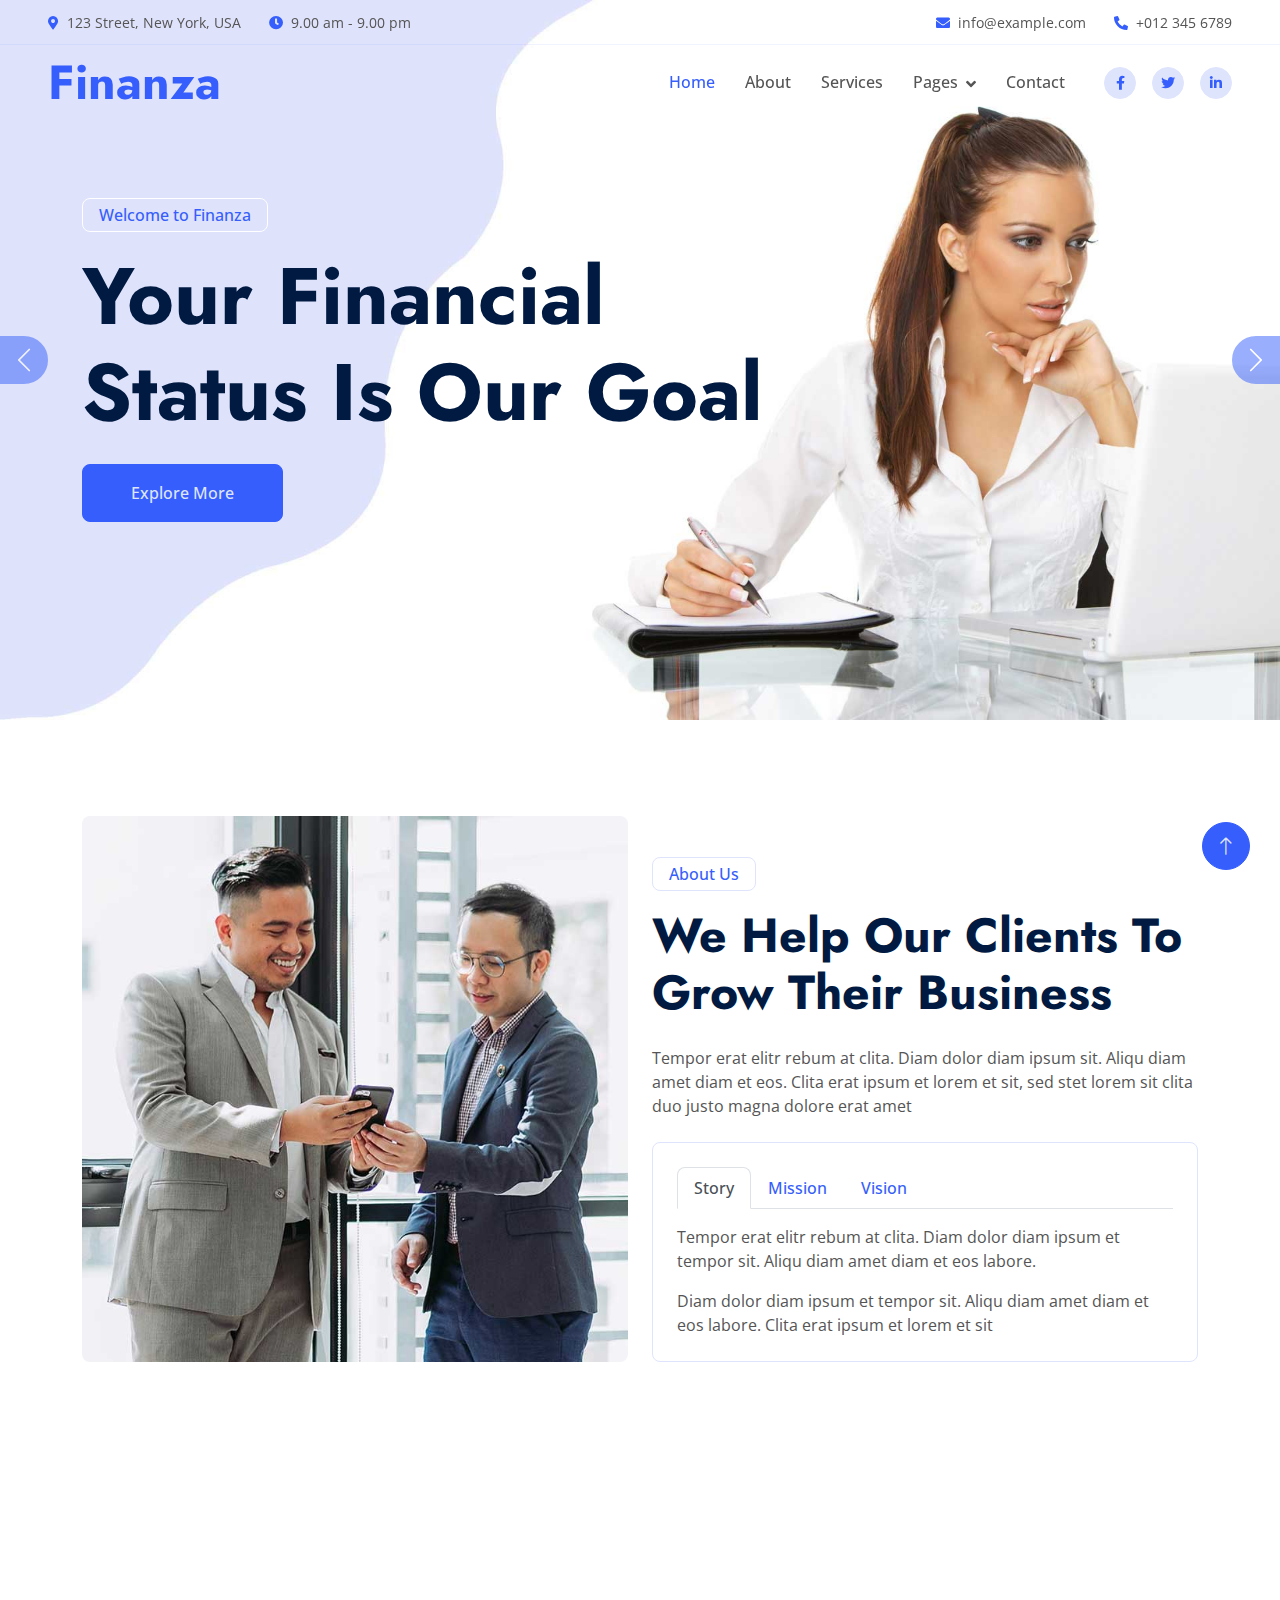
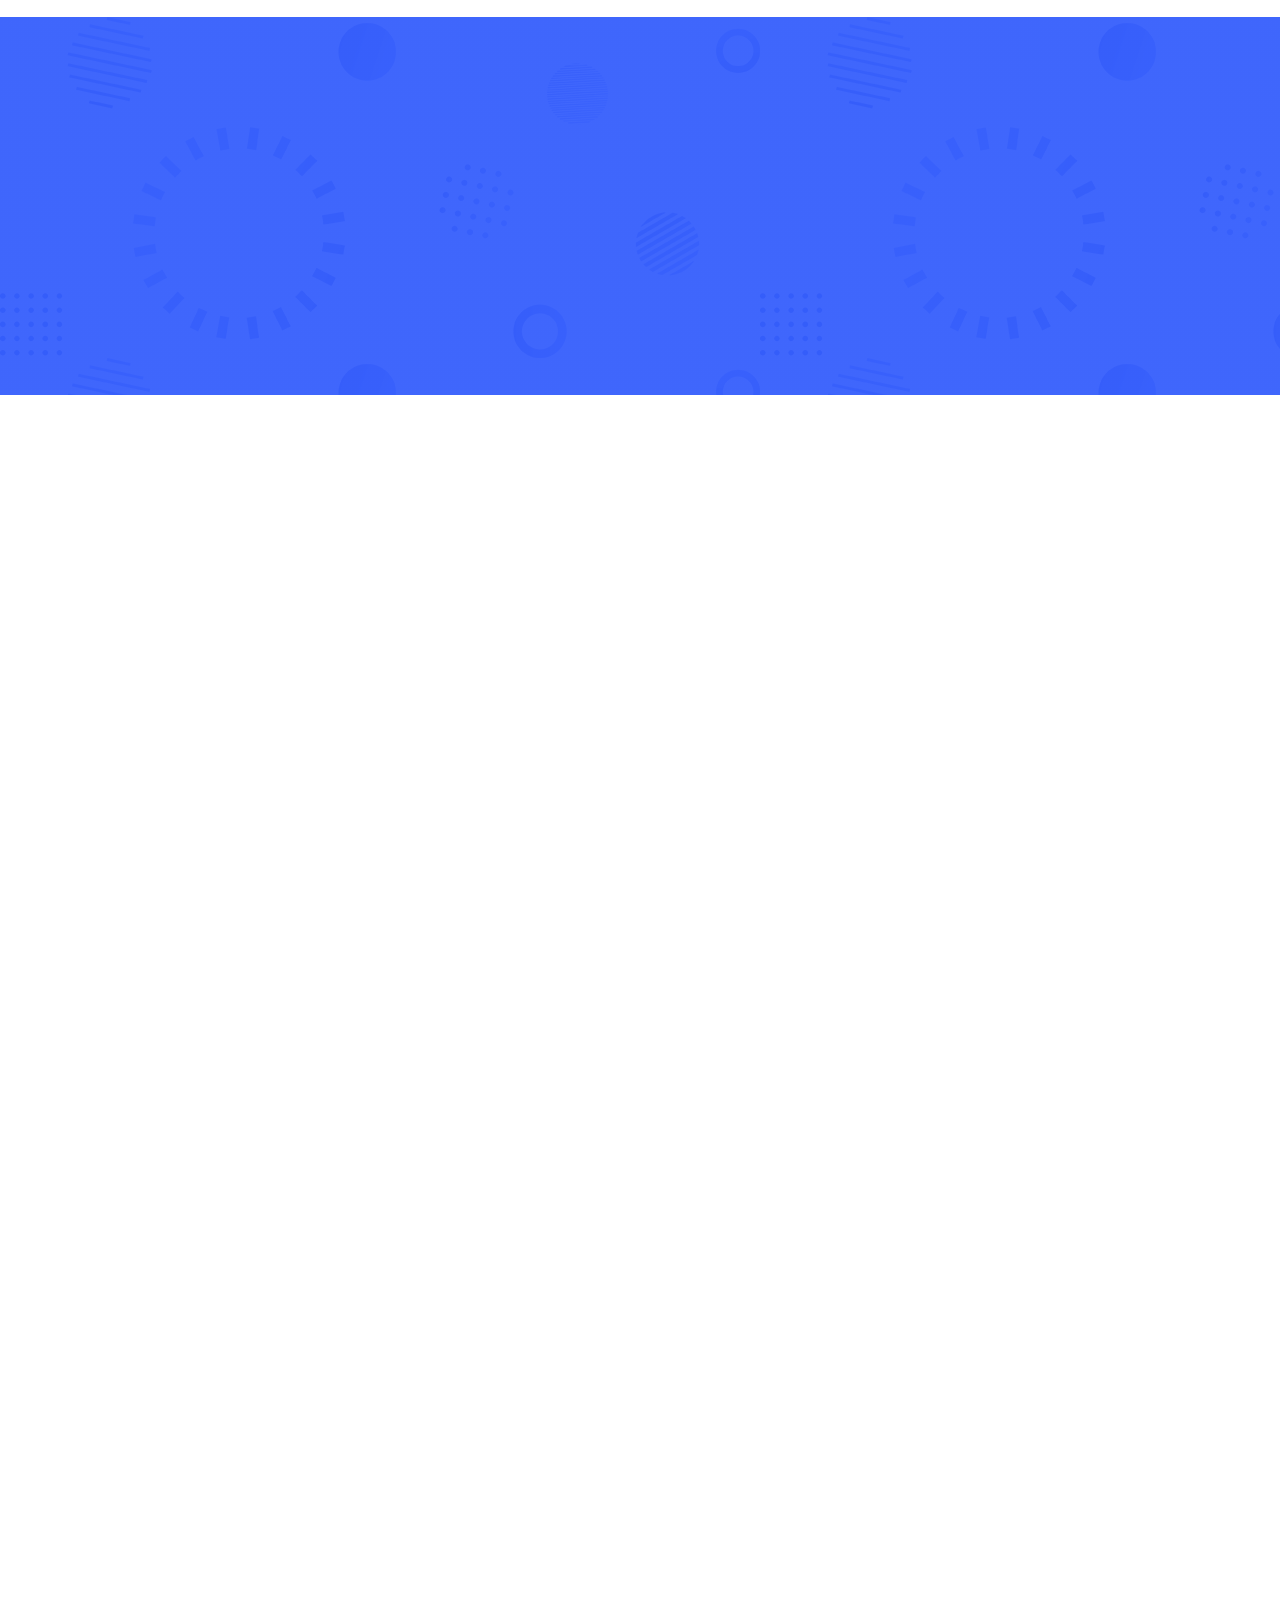
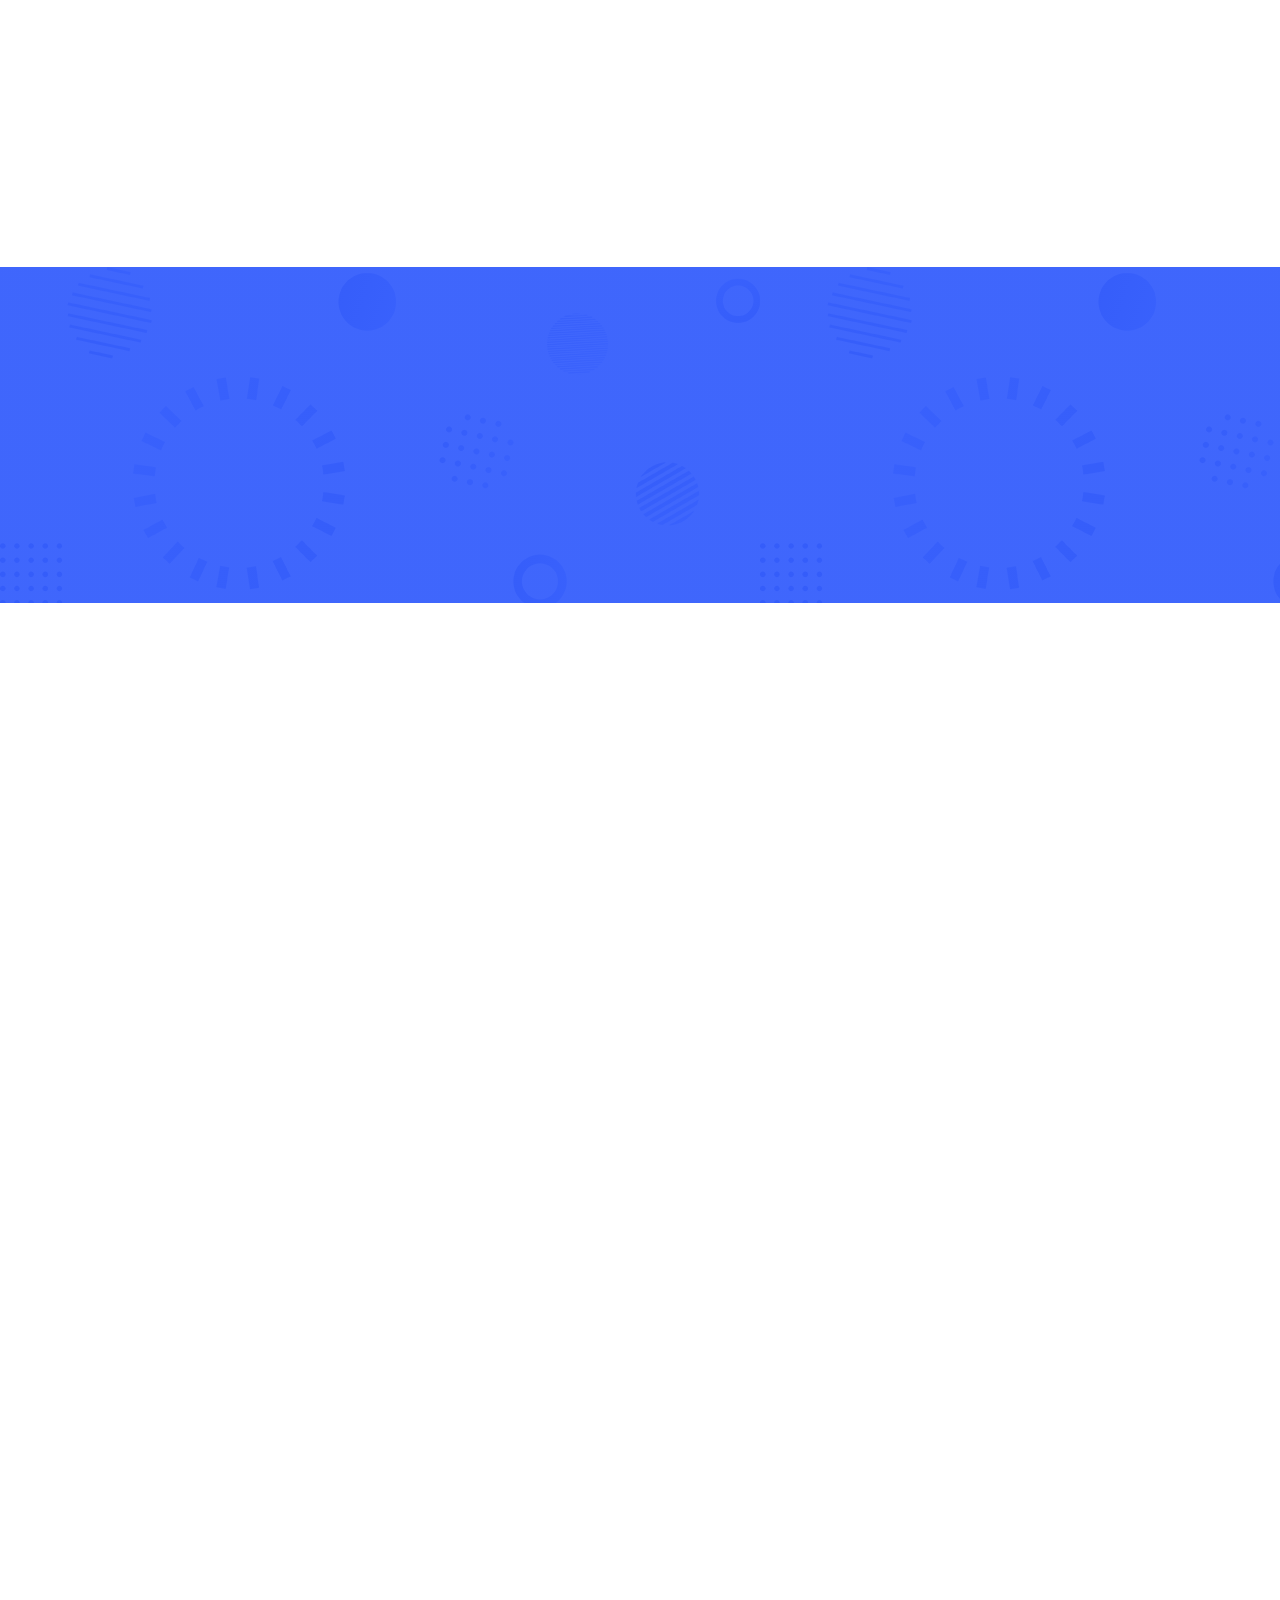
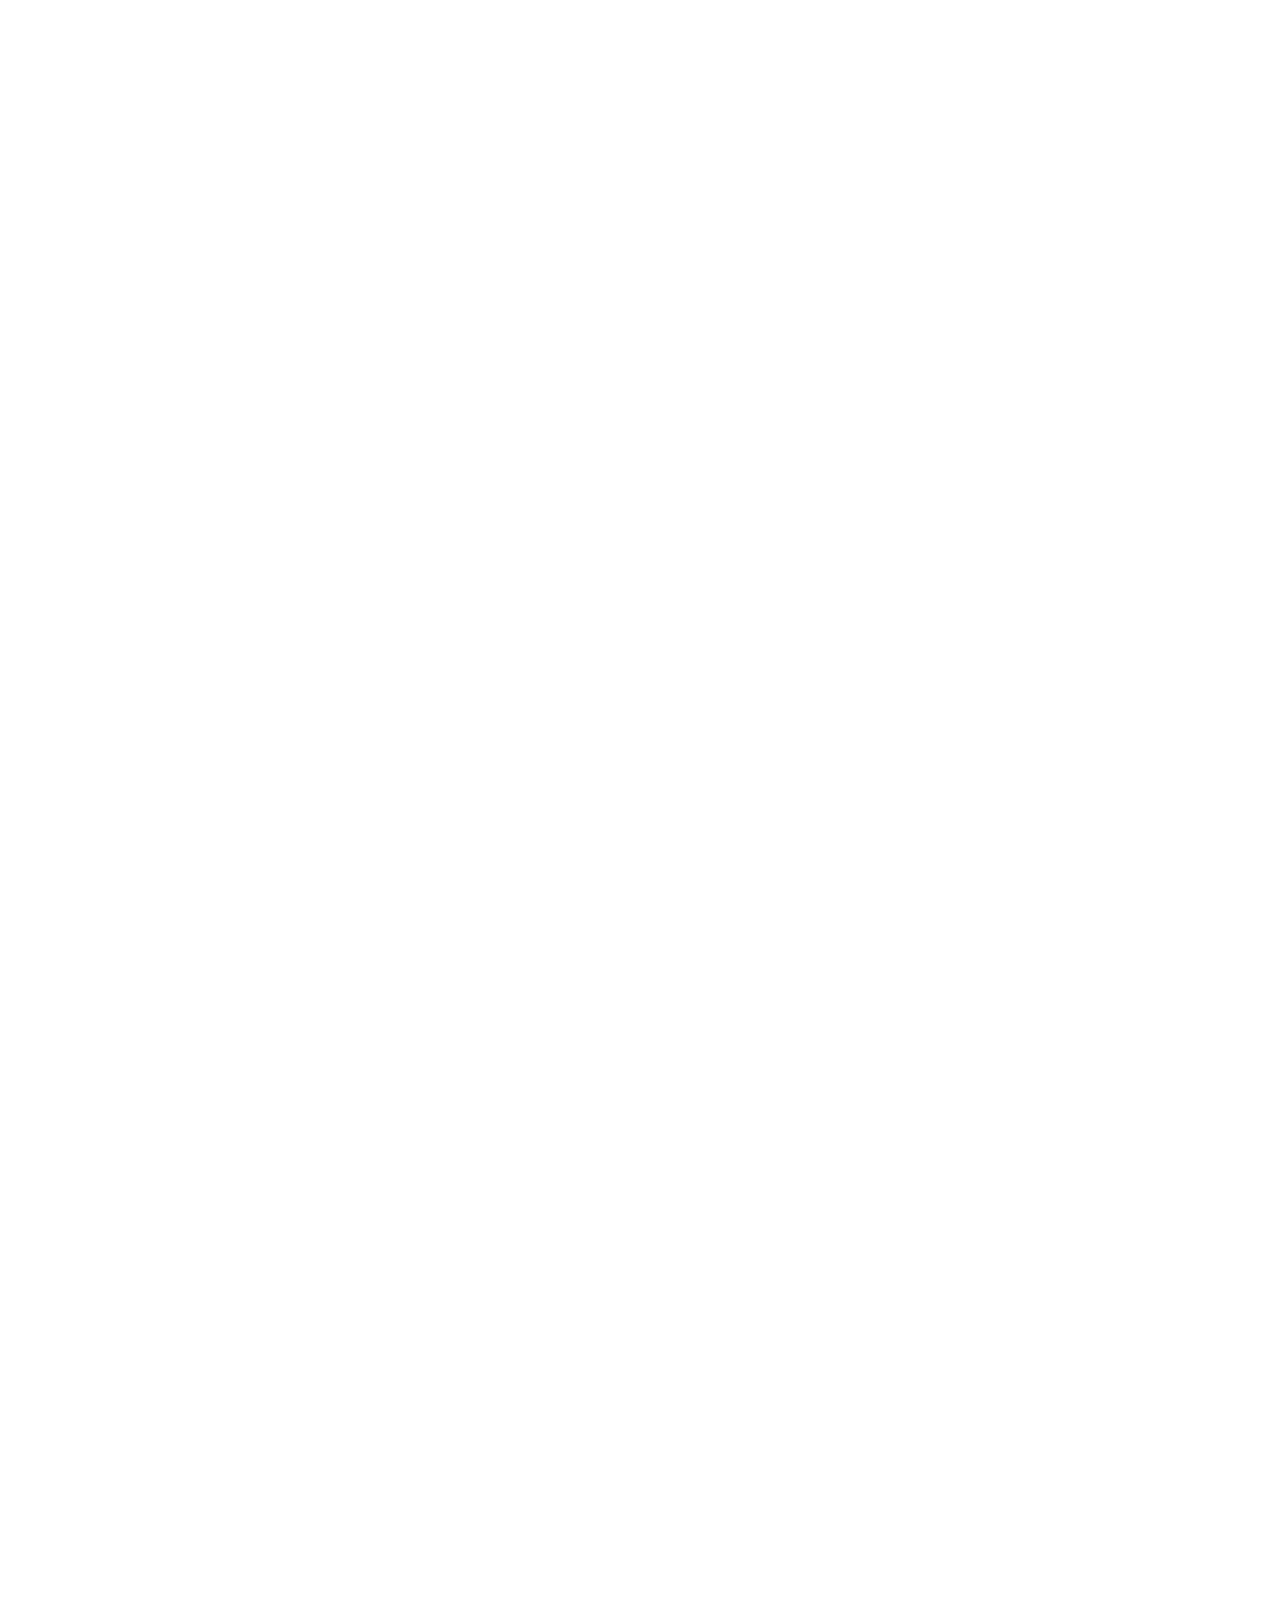
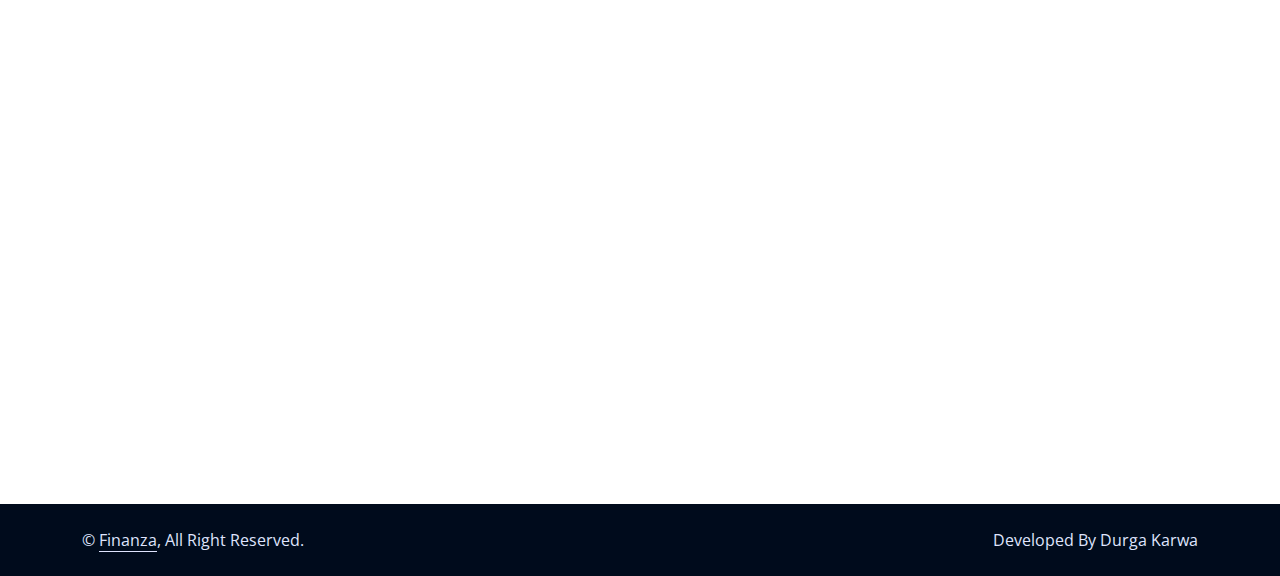
<file: projects/bank template/index.html>
<!DOCTYPE html>
<html lang="en">

<head>
    <meta charset="utf-8">
    <title>Finanza - Financial Services Website Template</title>
    <meta content="width=device-width, initial-scale=1.0" name="viewport">
    <meta content="" name="keywords">
    <meta content="" name="description">

    <!-- Favicon -->
    <link href="img/favicon.ico" rel="icon">

    <!-- Google Web Fonts -->
    <link rel="preconnect" href="https://fonts.googleapis.com">
    <link rel="preconnect" href="https://fonts.gstatic.com" crossorigin>
    <link href="https://fonts.googleapis.com/css2?family=Jost:wght@500;600;700&family=Open+Sans:wght@400;500&display=swap" rel="stylesheet">
    <link href="https://cdnjs.cloudflare.com/ajax/libs/font-awesome/5.10.0/css/all.min.css" rel="stylesheet">
    <link href="https://cdn.jsdelivr.net/npm/bootstrap-icons@1.4.1/font/bootstrap-icons.css" rel="stylesheet">
    <link href="lib/animate/animate.min.css" rel="stylesheet">
    <link href="lib/owlcarousel/assets/owl.carousel.min.css" rel="stylesheet">
    <link href="css/bootstrap.min.css" rel="stylesheet">
     <link href="css/style.css" rel="stylesheet">
</head>

<body>
    <!-- Spinner Start -->
    <div id="spinner"
        class="show bg-white position-fixed translate-middle w-100 vh-100 top-50 start-50 d-flex align-items-center justify-content-center">
        <div class="spinner-border text-primary" role="status" style="width: 3rem; height: 3rem;"></div>
    </div>
    <!-- Spinner End -->


    <!-- Navbar Start -->
    <div class="container-fluid fixed-top px-0 wow fadeIn" data-wow-delay="0.1s">
        <div class="top-bar row gx-0 align-items-center d-none d-lg-flex">
            <div class="col-lg-6 px-5 text-start">
                <small><i class="fa fa-map-marker-alt text-primary me-2"></i>123 Street, New York, USA</small>
                <small class="ms-4"><i class="fa fa-clock text-primary me-2"></i>9.00 am - 9.00 pm</small>
            </div>
            <div class="col-lg-6 px-5 text-end">
                <small><i class="fa fa-envelope text-primary me-2"></i>info@example.com</small>
                <small class="ms-4"><i class="fa fa-phone-alt text-primary me-2"></i>+012 345 6789</small>
            </div>
        </div>

        <nav class="navbar navbar-expand-lg navbar-light py-lg-0 px-lg-5 wow fadeIn" data-wow-delay="0.1s">
            <a href="index.html" class="navbar-brand ms-4 ms-lg-0">
                <h1 class="display-5 text-primary m-0">Finanza</h1>
            </a>
            <button type="button" class="navbar-toggler me-4" data-bs-toggle="collapse"
                data-bs-target="#navbarCollapse">
                <span class="navbar-toggler-icon"></span>
            </button>
            <div class="collapse navbar-collapse" id="navbarCollapse">
                <div class="navbar-nav ms-auto p-4 p-lg-0">
                    <a href="index.html" class="nav-item nav-link active">Home</a>
                    <a href="about.html" class="nav-item nav-link">About</a>
                    <a href="service.html" class="nav-item nav-link">Services</a>
                    <div class="nav-item dropdown">
                        <a href="#" class="nav-link dropdown-toggle" data-bs-toggle="dropdown">Pages</a>
                        <div class="dropdown-menu border-light m-0">
                            <a href="project.html" class="dropdown-item">Projects</a>
                            <a href="feature.html" class="dropdown-item">Features</a>
                            <a href="team.html" class="dropdown-item">Team Member</a>
                            <a href="testimonial.html" class="dropdown-item">Testimonial</a>
                            <a href="404.html" class="dropdown-item">404 Page</a>
                        </div>
                    </div>
                    <a href="contact.html" class="nav-item nav-link">Contact</a>
                </div>
                <div class="d-none d-lg-flex ms-2">
                    <a class="btn btn-light btn-sm-square rounded-circle ms-3" href="">
                        <small class="fab fa-facebook-f text-primary"></small>
                    </a>
                    <a class="btn btn-light btn-sm-square rounded-circle ms-3" href="">
                        <small class="fab fa-twitter text-primary"></small>
                    </a>
                    <a class="btn btn-light btn-sm-square rounded-circle ms-3" href="">
                        <small class="fab fa-linkedin-in text-primary"></small>
                    </a>
                </div>
            </div>
        </nav>
    </div>
    <!-- Navbar End -->


    <!-- Carousel Start -->
    <div class="container-fluid p-0 mb-5 wow fadeIn" data-wow-delay="0.1s">
        <div id="header-carousel" class="carousel slide carousel-fade" data-bs-ride="carousel">
            <div class="carousel-inner">
                <div class="carousel-item active">
                    <img class="w-100" src="img/carousel-1.jpg" alt="Image">
                    <div class="carousel-caption">
                        <div class="container">
                            <div class="row justify-content-start">
                                <div class="col-lg-8">
                                    <p
                                        class="d-inline-block border border-white rounded text-primary fw-semi-bold py-1 px-3 animated slideInDown">
                                        Welcome to Finanza</p>
                                    <h1 class="display-1 mb-4 animated slideInDown">Your Financial Status Is Our Goal
                                    </h1>
                                    <a href="" class="btn btn-primary py-3 px-5 animated slideInDown">Explore More</a>
                                </div>
                            </div>
                        </div>
                    </div>
                </div>
                <div class="carousel-item">
                    <img class="w-100" src="img/carousel-2.jpg" alt="Image">
                    <div class="carousel-caption">
                        <div class="container">
                            <div class="row justify-content-start">
                                <div class="col-lg-7">
                                    <p
                                        class="d-inline-block border border-white rounded text-primary fw-semi-bold py-1 px-3 animated slideInDown">
                                        Welcome to Finanza</p>
                                    <h1 class="display-1 mb-4 animated slideInDown">True Financial Support For You</h1>
                                    <a href="" class="btn btn-primary py-3 px-5 animated slideInDown">Explore More</a>
                                </div>
                            </div>
                        </div>
                    </div>
                </div>
            </div>
            <button class="carousel-control-prev" type="button" data-bs-target="#header-carousel" data-bs-slide="prev">
                <span class="carousel-control-prev-icon" aria-hidden="true"></span>
                <span class="visually-hidden">Previous</span>
            </button>
            <button class="carousel-control-next" type="button" data-bs-target="#header-carousel" data-bs-slide="next">
                <span class="carousel-control-next-icon" aria-hidden="true"></span>
                <span class="visually-hidden">Next</span>
            </button>
        </div>
    </div>
    <!-- Carousel End -->


    <!-- About Start -->
    <div class="container-xxl py-5">
        <div class="container">
            <div class="row g-4 align-items-end mb-4">
                <div class="col-lg-6 wow fadeInUp" data-wow-delay="0.1s">
                    <img class="img-fluid rounded" src="img/about.jpg">
                </div>
                <div class="col-lg-6 wow fadeInUp" data-wow-delay="0.3s">
                    <p class="d-inline-block border rounded text-primary fw-semi-bold py-1 px-3">About Us</p>
                    <h1 class="display-5 mb-4">We Help Our Clients To Grow Their Business</h1>
                    <p class="mb-4">Tempor erat elitr rebum at clita. Diam dolor diam ipsum sit. Aliqu diam amet diam et
                        eos. Clita erat ipsum et lorem et sit, sed stet lorem sit clita duo justo magna dolore erat amet
                    </p>
                    <div class="border rounded p-4">
                        <nav>
                            <div class="nav nav-tabs mb-3" id="nav-tab" role="tablist">
                                <button class="nav-link fw-semi-bold active" id="nav-story-tab" data-bs-toggle="tab"
                                    data-bs-target="#nav-story" type="button" role="tab" aria-controls="nav-story"
                                    aria-selected="true">Story</button>
                                <button class="nav-link fw-semi-bold" id="nav-mission-tab" data-bs-toggle="tab"
                                    data-bs-target="#nav-mission" type="button" role="tab" aria-controls="nav-mission"
                                    aria-selected="false">Mission</button>
                                <button class="nav-link fw-semi-bold" id="nav-vision-tab" data-bs-toggle="tab"
                                    data-bs-target="#nav-vision" type="button" role="tab" aria-controls="nav-vision"
                                    aria-selected="false">Vision</button>
                            </div>
                        </nav>
                        <div class="tab-content" id="nav-tabContent">
                            <div class="tab-pane fade show active" id="nav-story" role="tabpanel"
                                aria-labelledby="nav-story-tab">
                                <p>Tempor erat elitr rebum at clita. Diam dolor diam ipsum et tempor sit. Aliqu diam
                                    amet diam et eos labore.</p>
                                <p class="mb-0">Diam dolor diam ipsum et tempor sit. Aliqu diam amet diam et eos labore.
                                    Clita erat ipsum et lorem et sit</p>
                            </div>
                            <div class="tab-pane fade" id="nav-mission" role="tabpanel"
                                aria-labelledby="nav-mission-tab">
                                <p>Tempor erat elitr rebum at clita. Diam dolor diam ipsum et tempor sit. Aliqu diam
                                    amet diam et eos labore.</p>
                                <p class="mb-0">Diam dolor diam ipsum et tempor sit. Aliqu diam amet diam et eos labore.
                                    Clita erat ipsum et lorem et sit</p>
                            </div>
                            <div class="tab-pane fade" id="nav-vision" role="tabpanel" aria-labelledby="nav-vision-tab">
                                <p>Tempor erat elitr rebum at clita. Diam dolor diam ipsum et tempor sit. Aliqu diam
                                    amet diam et eos labore.</p>
                                <p class="mb-0">Diam dolor diam ipsum et tempor sit. Aliqu diam amet diam et eos labore.
                                    Clita erat ipsum et lorem et sit</p>
                            </div>
                        </div>
                    </div>
                </div>
            </div>
            <div class="border rounded p-4 wow fadeInUp" data-wow-delay="0.1s">
                <div class="row g-4">
                    <div class="col-lg-4 wow fadeIn" data-wow-delay="0.1s">
                        <div class="h-100">
                            <div class="d-flex">
                                <div class="flex-shrink-0 btn-lg-square rounded-circle bg-primary">
                                    <i class="fa fa-times text-white"></i>
                                </div>
                                <div class="ps-3">
                                    <h4>No Hidden Cost</h4>
                                    <span>Clita erat ipsum lorem sit sed stet duo justo</span>
                                </div>
                                <div class="border-end d-none d-lg-block"></div>
                            </div>
                            <div class="border-bottom mt-4 d-block d-lg-none"></div>
                        </div>
                    </div>
                    <div class="col-lg-4 wow fadeIn" data-wow-delay="0.3s">
                        <div class="h-100">
                            <div class="d-flex">
                                <div class="flex-shrink-0 btn-lg-square rounded-circle bg-primary">
                                    <i class="fa fa-users text-white"></i>
                                </div>
                                <div class="ps-3">
                                    <h4>Dedicated Team</h4>
                                    <span>Clita erat ipsum lorem sit sed stet duo justo</span>
                                </div>
                                <div class="border-end d-none d-lg-block"></div>
                            </div>
                            <div class="border-bottom mt-4 d-block d-lg-none"></div>
                        </div>
                    </div>
                    <div class="col-lg-4 wow fadeIn" data-wow-delay="0.5s">
                        <div class="h-100">
                            <div class="d-flex">
                                <div class="flex-shrink-0 btn-lg-square rounded-circle bg-primary">
                                    <i class="fa fa-phone text-white"></i>
                                </div>
                                <div class="ps-3">
                                    <h4>24/7 Available</h4>
                                    <span>Clita erat ipsum lorem sit sed stet duo justo</span>
                                </div>
                            </div>
                        </div>
                    </div>
                </div>
            </div>
        </div>
    </div>
    <!-- About End -->


    <!-- Facts Start -->
    <div class="container-fluid facts my-5 py-5">
        <div class="container py-5">
            <div class="row g-5">
                <div class="col-sm-6 col-lg-3 text-center wow fadeIn" data-wow-delay="0.1s">
                    <i class="fa fa-users fa-3x text-white mb-3"></i>
                    <h1 class="display-4 text-white" data-toggle="counter-up">1234</h1>
                    <span class="fs-5 text-white">Happy Clients</span>
                    <hr class="bg-white w-25 mx-auto mb-0">
                </div>
                <div class="col-sm-6 col-lg-3 text-center wow fadeIn" data-wow-delay="0.3s">
                    <i class="fa fa-check fa-3x text-white mb-3"></i>
                    <h1 class="display-4 text-white" data-toggle="counter-up">1234</h1>
                    <span class="fs-5 text-white">Projects Completed</span>
                    <hr class="bg-white w-25 mx-auto mb-0">
                </div>
                <div class="col-sm-6 col-lg-3 text-center wow fadeIn" data-wow-delay="0.5s">
                    <i class="fa fa-users-cog fa-3x text-white mb-3"></i>
                    <h1 class="display-4 text-white" data-toggle="counter-up">1234</h1>
                    <span class="fs-5 text-white">Dedicated Staff</span>
                    <hr class="bg-white w-25 mx-auto mb-0">
                </div>
                <div class="col-sm-6 col-lg-3 text-center wow fadeIn" data-wow-delay="0.7s">
                    <i class="fa fa-award fa-3x text-white mb-3"></i>
                    <h1 class="display-4 text-white" data-toggle="counter-up">1234</h1>
                    <span class="fs-5 text-white">Awards Achieved</span>
                    <hr class="bg-white w-25 mx-auto mb-0">
                </div>
            </div>
        </div>
    </div>
    <!-- Facts End -->


    <!-- Features Start -->
    <div class="container-xxl feature py-5">
        <div class="container">
            <div class="row g-5 align-items-center">
                <div class="col-lg-6 wow fadeInUp" data-wow-delay="0.1s">
                    <p class="d-inline-block border rounded text-primary fw-semi-bold py-1 px-3">Why Choosing Us!</p>
                    <h1 class="display-5 mb-4">Few Reasons Why People Choosing Us!</h1>
                    <p class="mb-4">Tempor erat elitr rebum at clita. Diam dolor diam ipsum sit. Aliqu diam amet diam et
                        eos. Clita erat ipsum et lorem et sit, sed stet lorem sit clita duo justo magna dolore erat amet
                    </p>
                    <a class="btn btn-primary py-3 px-5" href="">Explore More</a>
                </div>
                <div class="col-lg-6">
                    <div class="row g-4 align-items-center">
                        <div class="col-md-6">
                            <div class="row g-4">
                                <div class="col-12 wow fadeIn" data-wow-delay="0.3s">
                                    <div class="feature-box border rounded p-4">
                                        <i class="fa fa-check fa-3x text-primary mb-3"></i>
                                        <h4 class="mb-3">Fast Executions</h4>
                                        <p class="mb-3">Clita erat ipsum et lorem et sit, sed stet lorem sit clita duo
                                            justo erat amet</p>
                                        <a class="fw-semi-bold" href="">Read More <i
                                                class="fa fa-arrow-right ms-1"></i></a>
                                    </div>
                                </div>
                                <div class="col-12 wow fadeIn" data-wow-delay="0.5s">
                                    <div class="feature-box border rounded p-4">
                                        <i class="fa fa-check fa-3x text-primary mb-3"></i>
                                        <h4 class="mb-3">Guide & Support</h4>
                                        <p class="mb-3">Clita erat ipsum et lorem et sit, sed stet lorem sit clita duo
                                            justo erat amet</p>
                                        <a class="fw-semi-bold" href="">Read More <i
                                                class="fa fa-arrow-right ms-1"></i></a>
                                    </div>
                                </div>
                            </div>
                        </div>
                        <div class="col-md-6 wow fadeIn" data-wow-delay="0.7s">
                            <div class="feature-box border rounded p-4">
                                <i class="fa fa-check fa-3x text-primary mb-3"></i>
                                <h4 class="mb-3">Financial Secure</h4>
                                <p class="mb-3">Clita erat ipsum et lorem et sit, sed stet lorem sit clita duo justo
                                    erat amet</p>
                                <a class="fw-semi-bold" href="">Read More <i class="fa fa-arrow-right ms-1"></i></a>
                            </div>
                        </div>
                    </div>
                </div>
            </div>
        </div>
    </div>
    <!-- Features End -->


    <!-- Service Start -->
    <div class="container-xxl service py-5">
        <div class="container">
            <div class="text-center mx-auto wow fadeInUp" data-wow-delay="0.1s" style="max-width: 600px;">
                <p class="d-inline-block border rounded text-primary fw-semi-bold py-1 px-3">Our Services</p>
                <h1 class="display-5 mb-5">Awesome Financial Services For Business</h1>
            </div>
            <div class="row g-4 wow fadeInUp" data-wow-delay="0.3s">
                <div class="col-lg-4">
                    <div class="nav nav-pills d-flex justify-content-between w-100 h-100 me-4">
                        <button class="nav-link w-100 d-flex align-items-center text-start border p-4 mb-4 active"
                            data-bs-toggle="pill" data-bs-target="#tab-pane-1" type="button">
                            <h5 class="m-0"><i class="fa fa-bars text-primary me-3"></i>Financial Planning</h5>
                        </button>
                        <button class="nav-link w-100 d-flex align-items-center text-start border p-4 mb-4"
                            data-bs-toggle="pill" data-bs-target="#tab-pane-2" type="button">
                            <h5 class="m-0"><i class="fa fa-bars text-primary me-3"></i>Cash Investment</h5>
                        </button>
                        <button class="nav-link w-100 d-flex align-items-center text-start border p-4 mb-4"
                            data-bs-toggle="pill" data-bs-target="#tab-pane-3" type="button">
                            <h5 class="m-0"><i class="fa fa-bars text-primary me-3"></i>Financial Consultancy</h5>
                        </button>
                        <button class="nav-link w-100 d-flex align-items-center text-start border p-4 mb-0"
                            data-bs-toggle="pill" data-bs-target="#tab-pane-4" type="button">
                            <h5 class="m-0"><i class="fa fa-bars text-primary me-3"></i>Business Loans</h5>
                        </button>
                    </div>
                </div>
                <div class="col-lg-8">
                    <div class="tab-content w-100">
                        <div class="tab-pane fade show active" id="tab-pane-1">
                            <div class="row g-4">
                                <div class="col-md-6" style="min-height: 350px;">
                                    <div class="position-relative h-100">
                                        <img class="position-absolute rounded w-100 h-100" src="img/service-1.jpg"
                                            style="object-fit: cover;" alt="">
                                    </div>
                                </div>
                                <div class="col-md-6">
                                    <h3 class="mb-4">25 Years Of Experience In Financial Support</h3>
                                    <p class="mb-4">Tempor erat elitr rebum at clita. Diam dolor diam ipsum sit. Aliqu
                                        diam amet diam et eos. Clita erat ipsum et lorem et sit, sed stet lorem sit
                                        clita duo justo erat amet.</p>
                                    <p><i class="fa fa-check text-primary me-3"></i>Secured Loans</p>
                                    <p><i class="fa fa-check text-primary me-3"></i>Credit Facilities</p>
                                    <p><i class="fa fa-check text-primary me-3"></i>Cash Advanced</p>
                                    <a href="" class="btn btn-primary py-3 px-5 mt-3">Read More</a>
                                </div>
                            </div>
                        </div>
                        <div class="tab-pane fade" id="tab-pane-2">
                            <div class="row g-4">
                                <div class="col-md-6" style="min-height: 350px;">
                                    <div class="position-relative h-100">
                                        <img class="position-absolute rounded w-100 h-100" src="img/service-2.jpg"
                                            style="object-fit: cover;" alt="">
                                    </div>
                                </div>
                                <div class="col-md-6">
                                    <h3 class="mb-4">25 Years Of Experience In Financial Support</h3>
                                    <p class="mb-4">Tempor erat elitr rebum at clita. Diam dolor diam ipsum sit. Aliqu
                                        diam amet diam et eos. Clita erat ipsum et lorem et sit, sed stet lorem sit
                                        clita duo justo erat amet.</p>
                                    <p><i class="fa fa-check text-primary me-3"></i>Secured Loans</p>
                                    <p><i class="fa fa-check text-primary me-3"></i>Credit Facilities</p>
                                    <p><i class="fa fa-check text-primary me-3"></i>Cash Advanced</p>
                                    <a href="" class="btn btn-primary py-3 px-5 mt-3">Read More</a>
                                </div>
                            </div>
                        </div>
                        <div class="tab-pane fade" id="tab-pane-3">
                            <div class="row g-4">
                                <div class="col-md-6" style="min-height: 350px;">
                                    <div class="position-relative h-100">
                                        <img class="position-absolute rounded w-100 h-100" src="img/service-3.jpg"
                                            style="object-fit: cover;" alt="">
                                    </div>
                                </div>
                                <div class="col-md-6">
                                    <h3 class="mb-4">25 Years Of Experience In Financial Support</h3>
                                    <p class="mb-4">Tempor erat elitr rebum at clita. Diam dolor diam ipsum sit. Aliqu
                                        diam amet diam et eos. Clita erat ipsum et lorem et sit, sed stet lorem sit
                                        clita duo justo erat amet.</p>
                                    <p><i class="fa fa-check text-primary me-3"></i>Secured Loans</p>
                                    <p><i class="fa fa-check text-primary me-3"></i>Credit Facilities</p>
                                    <p><i class="fa fa-check text-primary me-3"></i>Cash Advanced</p>
                                    <a href="" class="btn btn-primary py-3 px-5 mt-3">Read More</a>
                                </div>
                            </div>
                        </div>
                        <div class="tab-pane fade" id="tab-pane-4">
                            <div class="row g-4">
                                <div class="col-md-6" style="min-height: 350px;">
                                    <div class="position-relative h-100">
                                        <img class="position-absolute rounded w-100 h-100" src="img/service-4.jpg"
                                            style="object-fit: cover;" alt="">
                                    </div>
                                </div>
                                <div class="col-md-6">
                                    <h3 class="mb-4">25 Years Of Experience In Financial Support</h3>
                                    <p class="mb-4">Tempor erat elitr rebum at clita. Diam dolor diam ipsum sit. Aliqu
                                        diam amet diam et eos. Clita erat ipsum et lorem et sit, sed stet lorem sit
                                        clita duo justo erat amet.</p>
                                    <p><i class="fa fa-check text-primary me-3"></i>Secured Loans</p>
                                    <p><i class="fa fa-check text-primary me-3"></i>Credit Facilities</p>
                                    <p><i class="fa fa-check text-primary me-3"></i>Cash Advanced</p>
                                    <a href="" class="btn btn-primary py-3 px-5 mt-3">Read More</a>
                                </div>
                            </div>
                        </div>
                    </div>
                </div>
            </div>
        </div>
    </div>
    <!-- Service End -->


    <!-- Callback Start -->
    <div class="container-fluid callback my-5 pt-5">
        <div class="container pt-5">
            <div class="row justify-content-center">
                <div class="col-lg-7">
                    <div class="bg-white border rounded p-4 p-sm-5 wow fadeInUp" data-wow-delay="0.5s">
                        <div class="text-center mx-auto wow fadeInUp" data-wow-delay="0.1s" style="max-width: 600px;">
                            <p class="d-inline-block border rounded text-primary fw-semi-bold py-1 px-3">Get In Touch
                            </p>
                            <h1 class="display-5 mb-5">Request A Call-Back</h1>
                        </div>
                        <div class="row g-3">
                            <div class="col-sm-6">
                                <div class="form-floating">
                                    <input type="text" class="form-control" id="name" placeholder="Your Name">
                                    <label for="name">Your Name</label>
                                </div>
                            </div>
                            <div class="col-sm-6">
                                <div class="form-floating">
                                    <input type="email" class="form-control" id="mail" placeholder="Your Email">
                                    <label for="mail">Your Email</label>
                                </div>
                            </div>
                            <div class="col-sm-6">
                                <div class="form-floating">
                                    <input type="text" class="form-control" id="mobile" placeholder="Your Mobile">
                                    <label for="mobile">Your Mobile</label>
                                </div>
                            </div>
                            <div class="col-sm-6">
                                <div class="form-floating">
                                    <input type="text" class="form-control" id="subject" placeholder="Subject">
                                    <label for="subject">Subject</label>
                                </div>
                            </div>
                            <div class="col-12">
                                <div class="form-floating">
                                    <textarea class="form-control" placeholder="Leave a message here" id="message"
                                        style="height: 100px"></textarea>
                                    <label for="message">Message</label>
                                </div>
                            </div>
                            <div class="col-12 text-center">
                                <button class="btn btn-primary w-100 py-3" type="submit">Submit Now</button>
                            </div>
                        </div>
                    </div>
                </div>
            </div>
        </div>
    </div>
    <!-- Callback End -->


    <!-- Projects Start -->
    <div class="container-xxl py-5">
        <div class="container">
            <div class="text-center mx-auto wow fadeInUp" data-wow-delay="0.1s" style="max-width: 600px;">
                <p class="d-inline-block border rounded text-primary fw-semi-bold py-1 px-3">Our Projects</p>
                <h1 class="display-5 mb-5">We Have Completed Latest Projects</h1>
            </div>
            <div class="owl-carousel project-carousel wow fadeInUp" data-wow-delay="0.3s">
                <div class="project-item pe-5 pb-5">
                    <div class="project-img mb-3">
                        <img class="img-fluid rounded" src="img/service-1.jpg" alt="">
                        <a href=""><i class="fa fa-link fa-3x text-primary"></i></a>
                    </div>
                    <div class="project-title">
                        <h4 class="mb-0">Financial Planning</h4>
                    </div>
                </div>
                <div class="project-item pe-5 pb-5">
                    <div class="project-img mb-3">
                        <img class="img-fluid rounded" src="img/service-2.jpg" alt="">
                        <a href=""><i class="fa fa-link fa-3x text-primary"></i></a>
                    </div>
                    <div class="project-title">
                        <h4 class="mb-0">Cash Investment</h4>
                    </div>
                </div>
                <div class="project-item pe-5 pb-5">
                    <div class="project-img mb-3">
                        <img class="img-fluid rounded" src="img/service-3.jpg" alt="">
                        <a href=""><i class="fa fa-link fa-3x text-primary"></i></a>
                    </div>
                    <div class="project-title">
                        <h4 class="mb-0">Financial Consultancy</h4>
                    </div>
                </div>
                <div class="project-item pe-5 pb-5">
                    <div class="project-img mb-3">
                        <img class="img-fluid rounded" src="img/service-4.jpg" alt="">
                        <a href=""><i class="fa fa-link fa-3x text-primary"></i></a>
                    </div>
                    <div class="project-title">
                        <h4 class="mb-0">Business Loans</h4>
                    </div>
                </div>
            </div>
        </div>
    </div>
    <!-- Projects End -->


    <!-- Team Start -->
    <div class="container-xxl py-5">
        <div class="container">
            <div class="text-center mx-auto wow fadeInUp" data-wow-delay="0.1s" style="max-width: 600px;">
                <p class="d-inline-block border rounded text-primary fw-semi-bold py-1 px-3">Our Team</p>
                <h1 class="display-5 mb-5">Exclusive Team</h1>
            </div>
            <div class="row g-4">
                <div class="col-lg-4 col-md-6 wow fadeInUp" data-wow-delay="0.1s">
                    <div class="team-item">
                        <img class="img-fluid rounded" src="img/team-1.jpg" alt="">
                        <div class="team-text">
                            <h4 class="mb-0">Kate Winslet</h4>
                            <div class="team-social d-flex">
                                <a class="btn btn-square rounded-circle mx-1" href=""><i
                                        class="fab fa-facebook-f"></i></a>
                                <a class="btn btn-square rounded-circle mx-1" href=""><i class="fab fa-twitter"></i></a>
                                <a class="btn btn-square rounded-circle mx-1" href=""><i
                                        class="fab fa-instagram"></i></a>
                            </div>
                        </div>
                    </div>
                </div>
                <div class="col-lg-4 col-md-6 wow fadeInUp" data-wow-delay="0.3s">
                    <div class="team-item">
                        <img class="img-fluid rounded" src="img/team-2.jpg" alt="">
                        <div class="team-text">
                            <h4 class="mb-0">Jac Jacson</h4>
                            <div class="team-social d-flex">
                                <a class="btn btn-square rounded-circle mx-1" href=""><i
                                        class="fab fa-facebook-f"></i></a>
                                <a class="btn btn-square rounded-circle mx-1" href=""><i class="fab fa-twitter"></i></a>
                                <a class="btn btn-square rounded-circle mx-1" href=""><i
                                        class="fab fa-instagram"></i></a>
                            </div>
                        </div>
                    </div>
                </div>
                <div class="col-lg-4 col-md-6 wow fadeInUp" data-wow-delay="0.5s">
                    <div class="team-item">
                        <img class="img-fluid rounded" src="img/team-3.jpg" alt="">
                        <div class="team-text">
                            <h4 class="mb-0">Doris Jordan</h4>
                            <div class="team-social d-flex">
                                <a class="btn btn-square rounded-circle mx-1" href=""><i
                                        class="fab fa-facebook-f"></i></a>
                                <a class="btn btn-square rounded-circle mx-1" href=""><i class="fab fa-twitter"></i></a>
                                <a class="btn btn-square rounded-circle mx-1" href=""><i
                                        class="fab fa-instagram"></i></a>
                            </div>
                        </div>
                    </div>
                </div>
            </div>
        </div>
    </div>
    <!-- Team End -->


    <!-- Testimonial Start -->
    <div class="container-xxl py-5">
        <div class="container">
            <div class="text-center mx-auto wow fadeInUp" data-wow-delay="0.1s" style="max-width: 600px;">
                <p class="d-inline-block border rounded text-primary fw-semi-bold py-1 px-3">Testimonial</p>
                <h1 class="display-5 mb-5">What Our Clients Say!</h1>
            </div>
            <div class="owl-carousel testimonial-carousel wow fadeInUp" data-wow-delay="0.3s">
                <div class="testimonial-item">
                    <div class="testimonial-text border rounded p-4 pt-5 mb-5">
                        <div class="btn-square bg-white border rounded-circle">
                            <i class="fa fa-quote-right fa-2x text-primary"></i>
                        </div>
                        Dolores sed duo clita tempor justo dolor et stet lorem kasd labore dolore lorem ipsum. At lorem
                        lorem magna ut et, nonumy et labore et tempor diam tempor erat.
                    </div>
                    <img class="rounded-circle mb-3" src="img/testimonial-1.jpg" alt="">
                    <h4>Client Name</h4>
                    <span>Profession</span>
                </div>
                <div class="testimonial-item">
                    <div class="testimonial-text border rounded p-4 pt-5 mb-5">
                        <div class="btn-square bg-white border rounded-circle">
                            <i class="fa fa-quote-right fa-2x text-primary"></i>
                        </div>
                        Dolores sed duo clita tempor justo dolor et stet lorem kasd labore dolore lorem ipsum. At lorem
                        lorem magna ut et, nonumy et labore et tempor diam tempor erat.
                    </div>
                    <img class="rounded-circle mb-3" src="img/testimonial-2.jpg" alt="">
                    <h4>Client Name</h4>
                    <span>Profession</span>
                </div>
                <div class="testimonial-item">
                    <div class="testimonial-text border rounded p-4 pt-5 mb-5">
                        <div class="btn-square bg-white border rounded-circle">
                            <i class="fa fa-quote-right fa-2x text-primary"></i>
                        </div>
                        Dolores sed duo clita tempor justo dolor et stet lorem kasd labore dolore lorem ipsum. At lorem
                        lorem magna ut et, nonumy et labore et tempor diam tempor erat.
                    </div>
                    <img class="rounded-circle mb-3" src="img/testimonial-3.jpg" alt="">
                    <h4>Client Name</h4>
                    <span>Profession</span>
                </div>
                <div class="testimonial-item">
                    <div class="testimonial-text border rounded p-4 pt-5 mb-5">
                        <div class="btn-square bg-white border rounded-circle">
                            <i class="fa fa-quote-right fa-2x text-primary"></i>
                        </div>
                        Dolores sed duo clita tempor justo dolor et stet lorem kasd labore dolore lorem ipsum. At lorem
                        lorem magna ut et, nonumy et labore et tempor diam tempor erat.
                    </div>
                    <img class="rounded-circle mb-3" src="img/testimonial-4.jpg" alt="">
                    <h4>Client Name</h4>
                    <span>Profession</span>
                </div>
            </div>
        </div>
    </div>
    <!-- Testimonial End -->


    <!-- Footer Start -->
    <div class="container-fluid bg-dark text-light footer mt-5 py-5 wow fadeIn" data-wow-delay="0.1s">
        <div class="container py-5">
            <div class="row g-5">
                <div class="col-lg-3 col-md-6">
                    <h4 class="text-white mb-4">Our Office</h4>
                    <p class="mb-2"><i class="fa fa-map-marker-alt me-3"></i>123 Street, New York, USA</p>
                    <p class="mb-2"><i class="fa fa-phone-alt me-3"></i>+012 345 67890</p>
                    <p class="mb-2"><i class="fa fa-envelope me-3"></i>info@example.com</p>
                    <div class="d-flex pt-2">
                        <a class="btn btn-square btn-outline-light rounded-circle me-2" href=""><i
                                class="fab fa-twitter"></i></a>
                        <a class="btn btn-square btn-outline-light rounded-circle me-2" href=""><i
                                class="fab fa-facebook-f"></i></a>
                        <a class="btn btn-square btn-outline-light rounded-circle me-2" href=""><i
                                class="fab fa-youtube"></i></a>
                        <a class="btn btn-square btn-outline-light rounded-circle me-2" href=""><i
                                class="fab fa-linkedin-in"></i></a>
                    </div>
                </div>
                <div class="col-lg-3 col-md-6">
                    <h4 class="text-white mb-4">Services</h4>
                    <a class="btn btn-link" href="">Financial Planning</a>
                    <a class="btn btn-link" href="">Cash Investment</a>
                    <a class="btn btn-link" href="">Financial Consultancy</a>
                    <a class="btn btn-link" href="">Business Loans</a>
                    <a class="btn btn-link" href="">Business Analysis</a>
                </div>
                <div class="col-lg-3 col-md-6">
                    <h4 class="text-white mb-4">Quick Links</h4>
                    <a class="btn btn-link" href="">About Us</a>
                    <a class="btn btn-link" href="">Contact Us</a>
                    <a class="btn btn-link" href="">Our Services</a>
                    <a class="btn btn-link" href="">Terms & Condition</a>
                    <a class="btn btn-link" href="">Support</a>
                </div>
                <div class="col-lg-3 col-md-6">
                    <h4 class="text-white mb-4">Newsletter</h4>
                    <p>Dolor amet sit justo amet elitr clita ipsum elitr est.</p>
                    <div class="position-relative w-100">
                        <input class="form-control bg-white border-0 w-100 py-3 ps-4 pe-5" type="text"
                            placeholder="Your email">
                        <button type="button"
                            class="btn btn-primary py-2 position-absolute top-0 end-0 mt-2 me-2">SignUp</button>
                    </div>
                </div>
            </div>
        </div>
    </div>
    <!-- Footer End -->


    <div class="container-fluid copyright py-4">
        <div class="container">
            <div class="row">
                <div class="col-md-6 text-center text-md-start mb-3 mb-md-0">
                    &copy; <a class="border-bottom" href="#">Finanza</a>, All Right Reserved.
                </div>
                <div class="col-md-6 text-center text-md-end">
                    Developed By <a href="https://themewagon.com">Durga Karwa</a>
                </div>
            </div>
        </div>
    </div>
    


    <!-- Back to Top -->
    <a href="#" class="btn btn-lg btn-primary btn-lg-square rounded-circle back-to-top"><i
            class="bi bi-arrow-up"></i></a>


    <!-- JavaScript Libraries -->
    <script src="https://code.jquery.com/jquery-3.4.1.min.js"></script>
    <script src="https://cdn.jsdelivr.net/npm/bootstrap@5.0.0/dist/js/bootstrap.bundle.min.js"></script>
    <script src="lib/wow/wow.min.js"></script>
    <script src="lib/easing/easing.min.js"></script>
    <script src="lib/waypoints/waypoints.min.js"></script>
    <script src="lib/owlcarousel/owl.carousel.min.js"></script>
    <script src="lib/counterup/counterup.min.js"></script>

    <!-- Template Javascript -->
    <script src="js/main.js"></script>
</body>

</html>
</file>
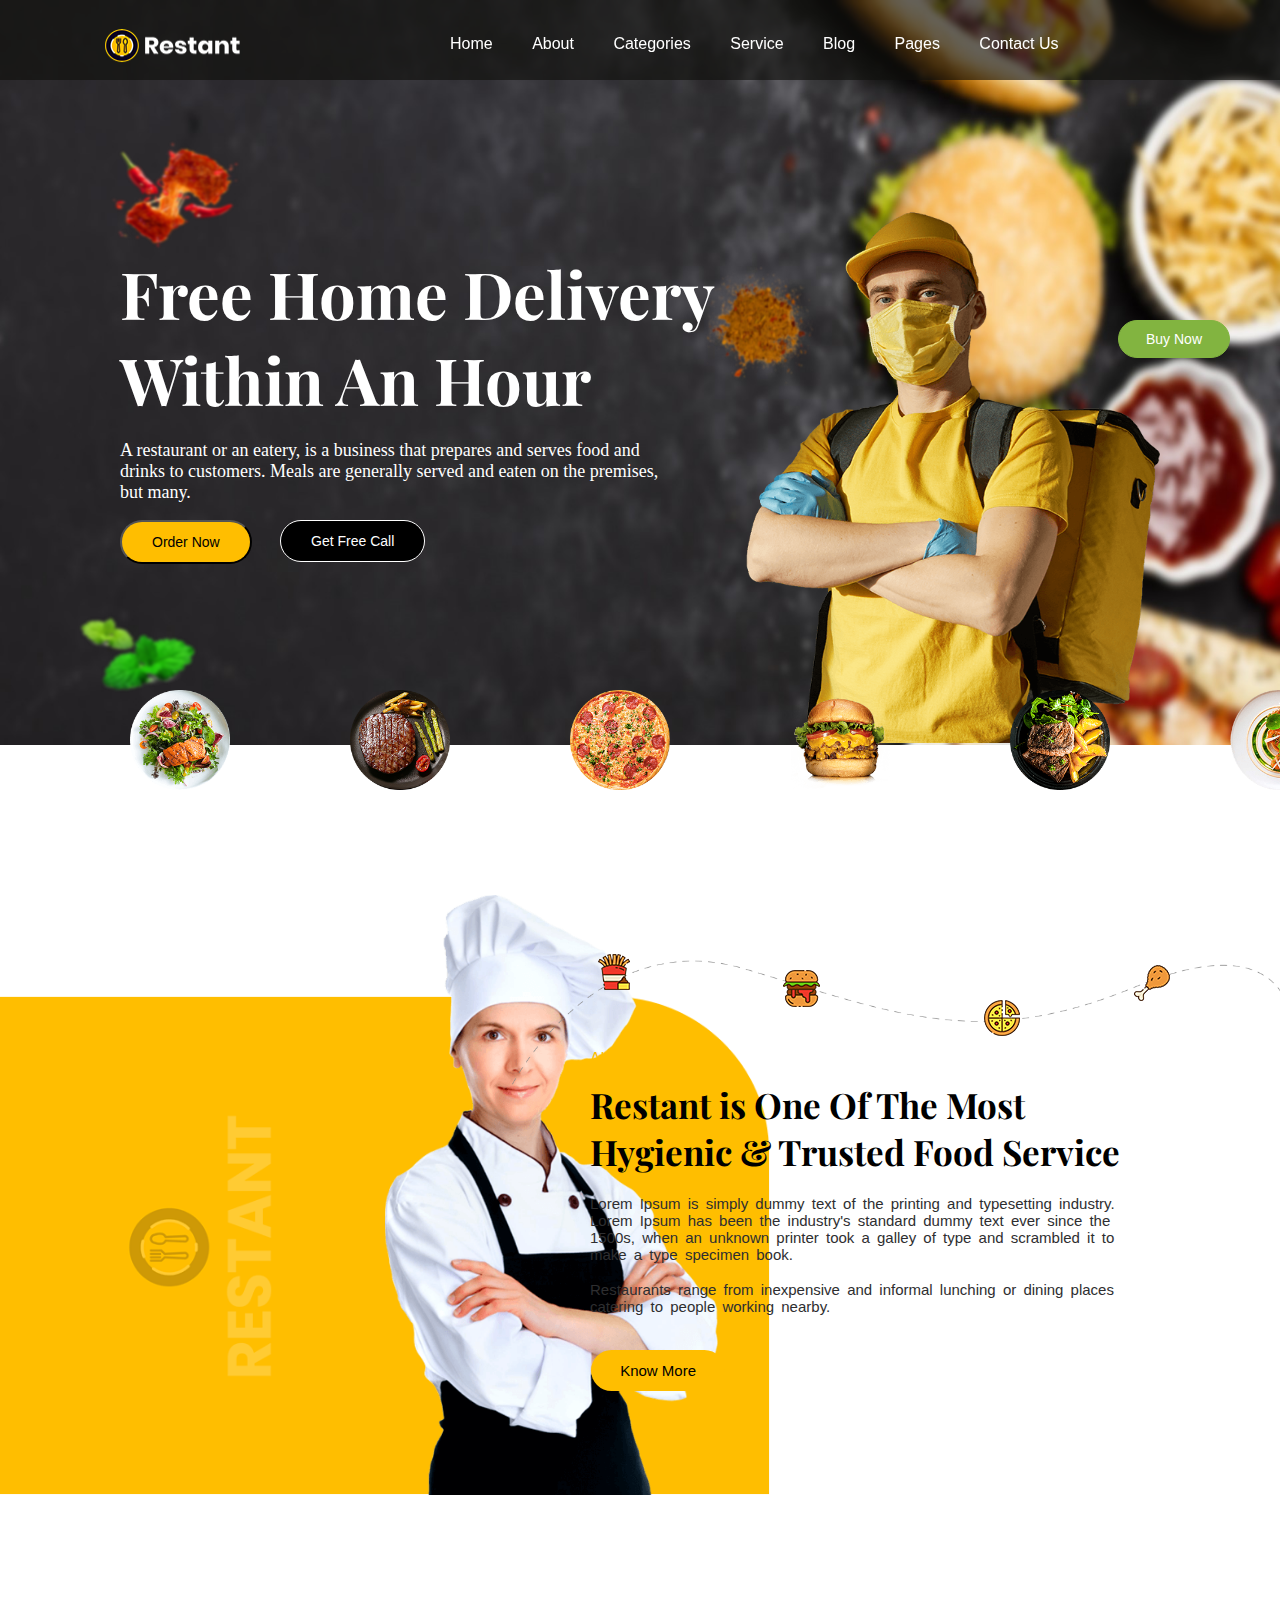
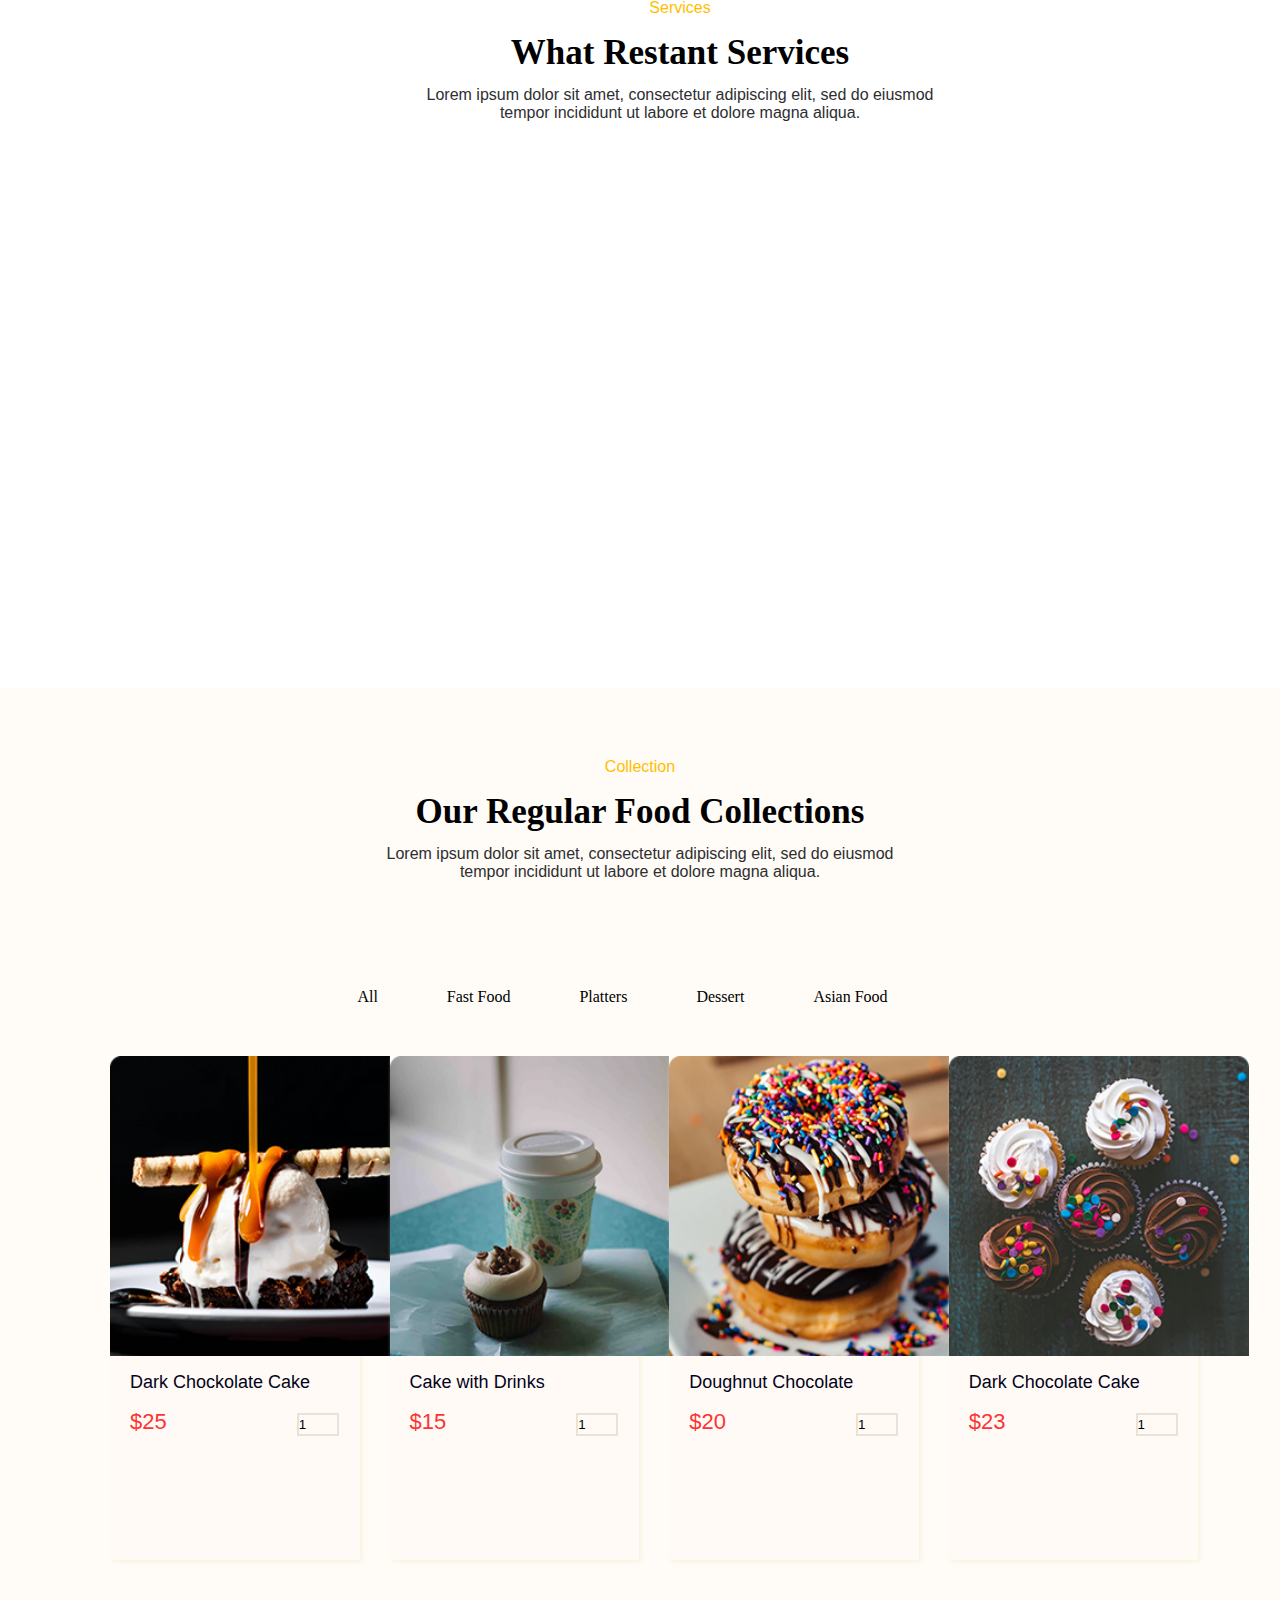
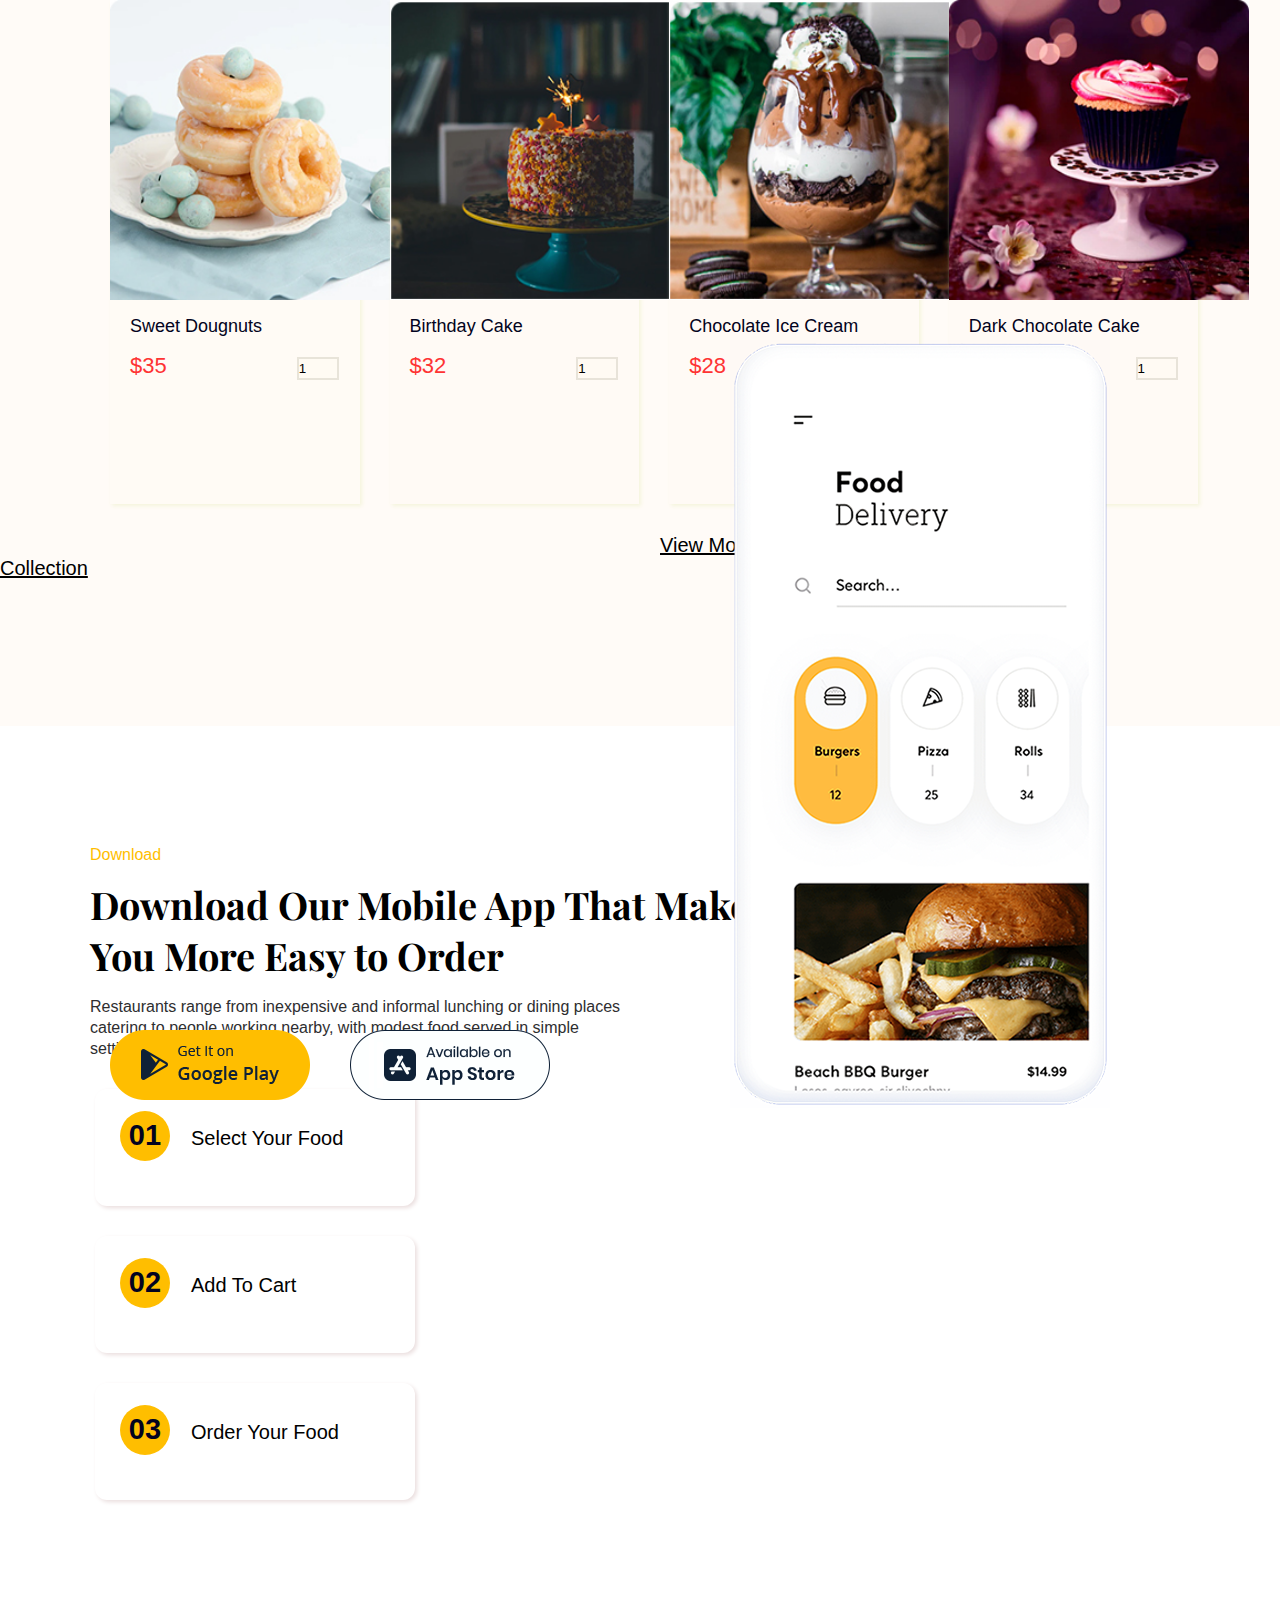
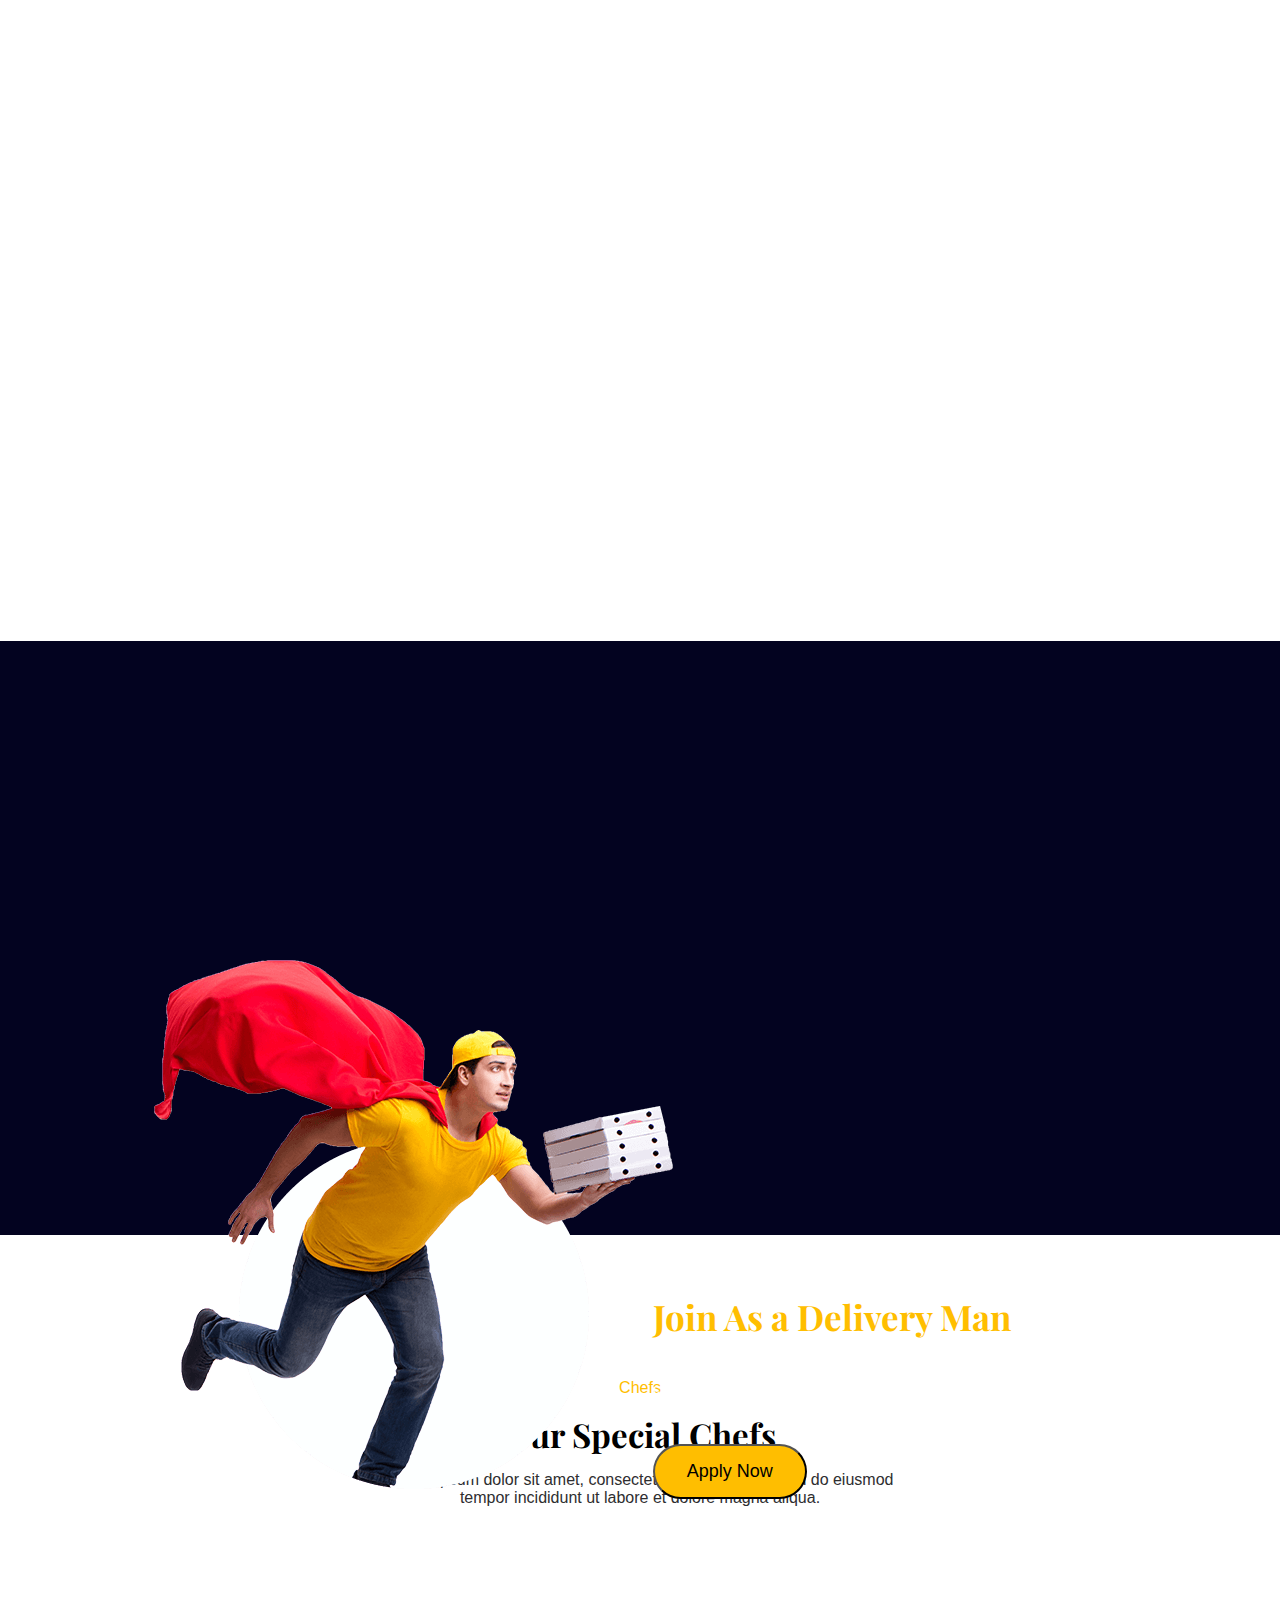
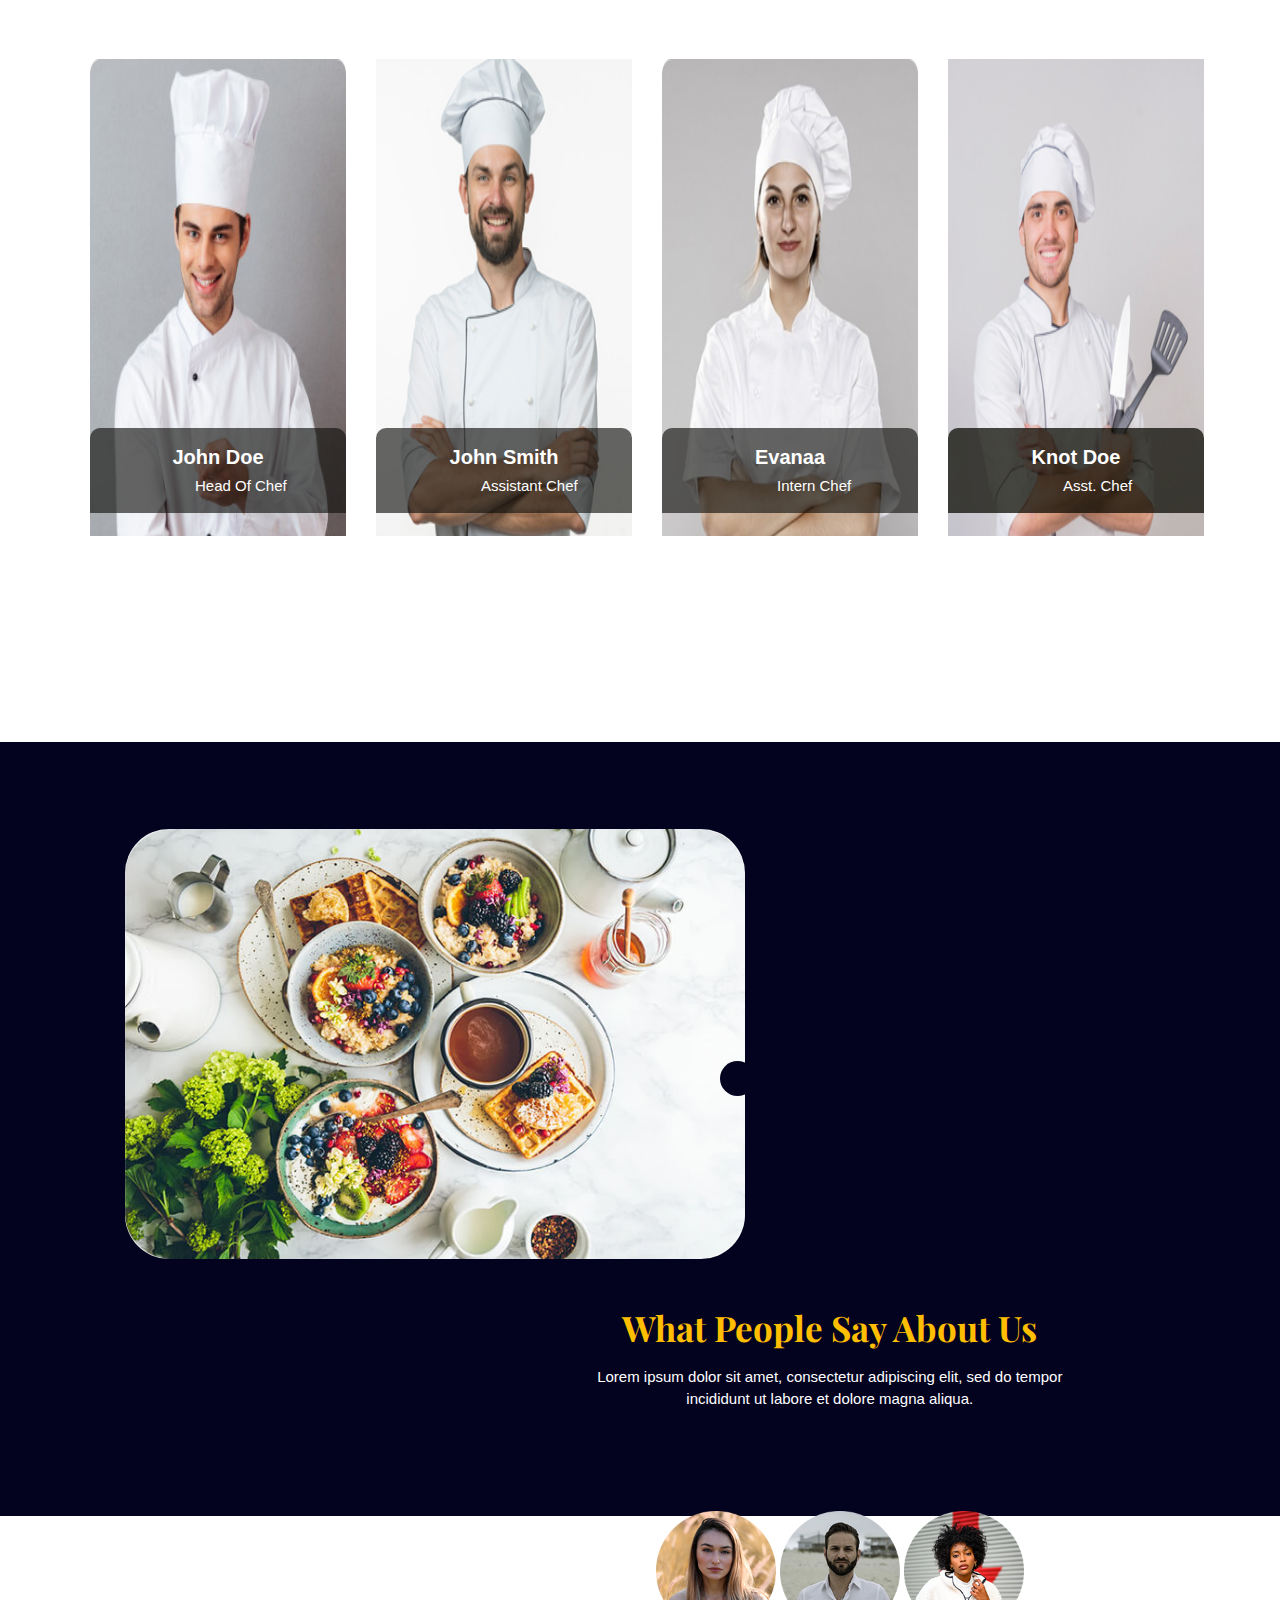
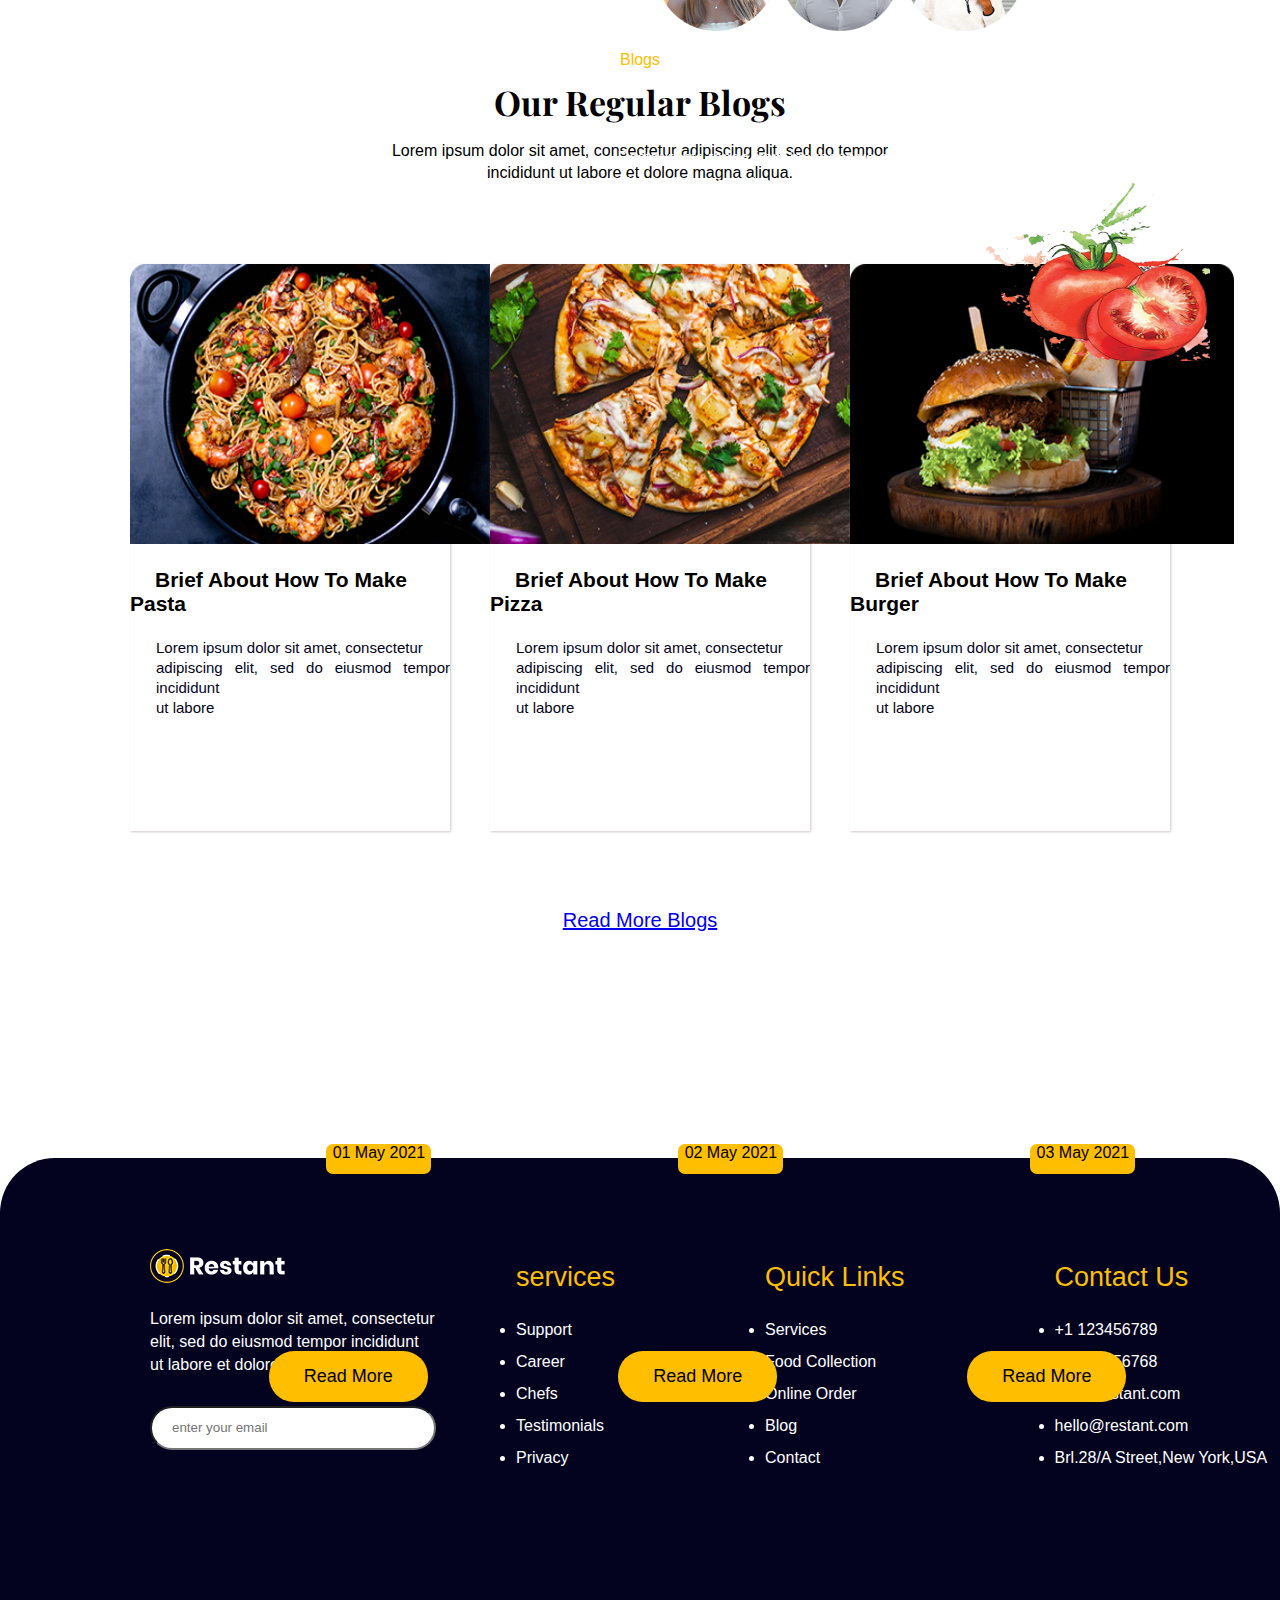
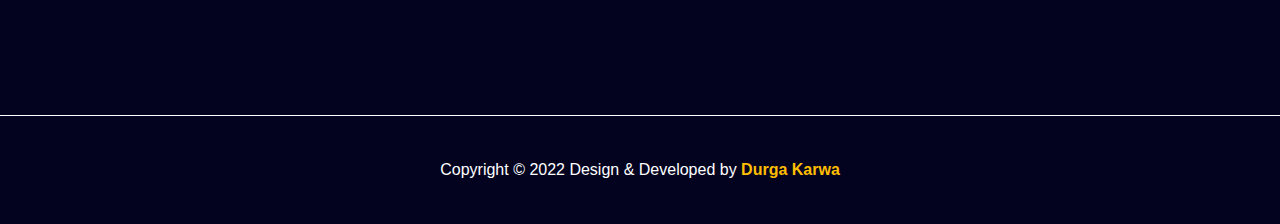
<file: projects/foodtemplate/index.html>
<!DOCTYPE html>
<html lang="en">
<head>
    <meta charset="UTF-8">
    <meta http-equiv="X-UA-Compatible" content="IE=edge">
    <meta name="viewport" content="width=device-width, initial-scale=1.0">
    <title>Document</title>
    <link href="https://unpkg.com/aos@2.3.1/dist/aos.css" rel="stylesheet">
    <link rel="stylesheet" href="https://use.fontawesome.com/releases/v5.15.4/css/all.css" integrity="sha384-DyZ88mC6Up2uqS4h/KRgHuoeGwBcD4Ng9SiP4dIRy0EXTlnuz47vAwmeGwVChigm" crossorigin="anonymous"/>
    <link rel="preconnect" href="https://fonts.googleapis.com">
    <link rel="preconnect" href="https://fonts.gstatic.com" crossorigin>
    <link href="https://fonts.googleapis.com/css2?family=Epilogue:ital,wght@0,100;0,200;0,300;0,400;0,500;0,700;0,800;0,900;1,100;1,200;1,300;1,400;1,600;1,700;1,800;1,900&family=Gothic+A1:wght@100;200;300;500;600;700;800;900&family=Playfair+Display:ital,wght@0,400;0,500;0,600;0,700;0,800;1,400;1,500;1,600;1,700;1,800;1,900&family=Rubik+Moonrocks&display=swap" rel="stylesheet">

    <link rel="stylesheet" href="css/style.css">
</head>
<body>
    <div class="container">
        <div class="background">
            <div class="header"> 
                <img src="../foodtemplate/images/logo-two.png" width="135px" height="35px" alt="image not found">
               
                <ul>
                    <li><a href="#">Home</a></li>
                    <li><a href="#">About</a></li>
                    <li><a href="#">Categories</a></li>
                    <li><a href="#">Service</a></li>
                    <li><a href="#">Blog</a></li>
                    <li><a href="#">Pages</a></li>
                    <li><a href="#">Contact Us</a></li>
                </ul>
                
            </div><!--end of header-->
                <h1>Free Home Delivery <br>Within An Hour </h1>
<button class="but">Buy Now</button>

<div class="sandle">
    <img src="./images/3.png" width="110px" height="120px" alt="not found">
</div>

    <div class="chili">
    <img src="./images/2.png" width="130px" height="110px" alt="not found">
    </div>

       <div class="leaf">
       <img src="../foodtemplate/images/1.png"alt="image not found">
       </div>
            
            <div class="image">
             <img src="../foodtemplate/images/banner-main.png" width="250px" height="270px" alt="image not found">
            </div>
            <i class="fas fa-arrow-alt-circle-up"></i>
<p>A restaurant or an eatery, is a business that prepares and serves food and <br> drinks to customers. Meals are generally served and eaten on the premises,<br> but many.
</p>
<button class="but1">Order Now</button>
<button class="but2">Get Free Call</button>
<div class="food1"> <img src="../foodtemplate/images/food1.png"  width="100px" height="100px" alt="image not found" ></div>
    <div  class="food2"><img src="../foodtemplate/images/food2.png"width="100px" height="100px" alt="not found"></div>
    <div class="food3"><img src="../foodtemplate/images/food3.png" width="100px" height="100px" alt="image not found"></div>
    <div class="food4"><img src="../foodtemplate/images/food4.png" width="100px" height="100px" alt="image not found"></div>
    <div class="food5"><img src="../foodtemplate/images/food5.png" width="100px" height="100px" alt="image not found"></div>
    <div class="food6"><img src="../foodtemplate/images/food6.png" width="100px" height="100px" alt="image not found"></div>
        </div><!--end of background-->

        <div class="aboutus">
            
            <div class="about1"><img src="../foodtemplate/images/about1.png" height="500px" width="770px"  alt="image not found"><div class="about2"><img src="../foodtemplate/images/about2.png" height="600px" alt="image not found"></div></div>
            <div class="about3"><img src="../foodtemplate/images/about3.png" width="769px" alt="image not found"></div>
            <div class="about4"><img src="../foodtemplate/images/about4.png" alt="image not found"></div>
            <div class="about5"><img src="../foodtemplate/images/about5.png" alt="image not found"></div>
            <div class="about6"><img src="../foodtemplate/images/about6.png" alt="image not found"></div>
            <div class="about7"><img src="../foodtemplate/images/about7.png" alt="image not found"></div>
<div class="about"><span>About Us</span>
    <h2>Restant is One Of The Most <br> Hygienic & Trusted Food Service</h2>
    <p>Lorem Ipsum is simply dummy text of the printing and typesetting industry. <br> Lorem Ipsum has been the industry's standard dummy text ever since the <br> 1500s, when an unknown printer took a galley of type and scrambled it to <br> make a type specimen book.
    </p> <br>
    <p>Restaurants range from inexpensive and informal lunching or dining places <br> catering to people working nearby.</p>
    <button class="but3">Know More</button>
</div><!--end of about-->

 </div><!--end of aboutus-->


<div class="services">
    <div class="title">
    <span>Services </span>
    <h2>What Restant Services</h2>
    <p>Lorem ipsum dolor sit amet, consectetur adipiscing elit, sed do eiusmod <br> tempor incididunt ut labore et dolore magna aliqua.</p>
    </div><!--end of title-->
    <div data-aos="fade-left" class="slide"> 
    
        <div class="discount"> <img src="../foodtemplate/images/service3.png" alt="image not found"><h3>Discount Voucher</h3> <p>Fresh food is a food which has not been preserved and has not spolied yet.fo vegetables and fruits,this means</p></div>
<div class="fresh"> <img src="../foodtemplate/images/service1.png" alt="image not"><h3>Fresh Healthy Food</h3><p>Fresh food is a food which has not been preserved and has not spolied yet.fo vegetables and fruits,this means</p> </div>
<div class="fast"> <img src="../foodtemplate/images/service2.png" alt="image not found"><h3>Free Fast Home Delivery</h3> <p>Fresh food is a food which has not been preserved and has not spolied yet.fo vegetables and fruits,this means</p></div>
    </div><!--end of slide-->

</div><!--end of service-->
<div class="collection">
    <div class="regular">
        <span>Collection</span>
        <h2>Our Regular Food Collections</h2>
        <p>Lorem ipsum dolor sit amet, consectetur adipiscing elit, sed do eiusmod <br> tempor incididunt ut labore et dolore magna aliqua.</p>
    </div><!--end of regular-->
    <ul>
        <li><a href="#">All</a></li>
        <li><a href="#">Fast Food</a></li>
        <li><a href="#">Platters</a></li>
        <li><a href="#">Dessert</a></li>
        <li><a href="#">Asian Food</a></li>
    </ul>
    <div class="pop">
<div class="pop1">
    <div class="a"><img src="./images/1 (1).jpg" width="300px" height="300px" alt="image not found"><h3>Dark Chockolate Cake</h3><span>$25</span><input type="number" value="1"></div>
    <div class="b"><img src="./images/2.jpg" width="300px" height="300px" alt="image not found"><h3>Cake with Drinks</h3><span>$15</span><input type="number" value="1"></div>
    <div class="c"><img src="./images/3.jpg" width="300px" height="300px" alt="image not found"><h3>Doughnut Chocolate</h3><span>$20</span><input type="number" value="1"></div>
    <div class="d"><img src="./images/4.jpg" width="300px" height="300px" alt="image not found"><h3>Dark Chocolate Cake</h3><span>$23</span><input type="number" value="1"></div>
</div> <!--end of pop-->
 <div class="pop2">
    <div class="e"><img src="./images/5.jpg" width="300px" height="300px" alt="image not found"><h3>Sweet Dougnuts</h3><span>$35</span><input type="number" value="1"></div>
    <div class="f"><img src="./images/6.jpg" width="300px" height="300px" alt="image not found"><h3>Birthday Cake</h3><span>$32</span><input type="number" value="1"></div>
    <div class="g"><img src="./images/7.jpg" width="300px" height="300px" alt="image not found"><h3>Chocolate Ice Cream</h3><span>$28</span><input type="number" value="1"></div>
    <div class="h"><img src="./images/8.jpg" width="300px" height="300px" alt="image not found"><h3>Dark Chocolate Cake</h3><span>$27</span><input type="number" value="1"></div>
</div><!--end of pop2-->

</div>
<div class="view"><a href="#">View More Collection</a></div>
</div> <!--end of collection-->

<div class="download">
    <div class="content">
        <span>Download</span>
        <h2>Download Our Mobile App That Make <br> You More Easy to Order</h2>
        <p>Restaurants range from inexpensive and informal lunching or dining places <br> catering to people working nearby, with modest food served in simple <br> settings at low prices.</p>
        <ul>
           <div class="content1"><div class="same"><h3>01</h3></div> <h6>Select Your Food</h6></div>
           <div class="content2"> <div class="same"><h3>02</h3></div><h6>Add To Cart</h6></div>
           <div class="content3"><div class="same"><h3>03</h3></div><h6>Order Your Food</h6></div>
        </ul>
    </div><!--end of content-->
    <div class="down" ><img src="./images/download1.png" alt="not found"></div>
   <div class="google"><img src="./images/google-store.png" alt="image not found"></div> 
   <div class="app"><img src="./images/app-store.png" alt="image not found"></div> 
</div><!--end of download-->
<div class="join">
<div class="man">
<h2>Join As a Delivery Man</h2>
<p>Restaurants range from inexpensive and informal lunching or dining places <br> catering to people working nearby, with modest food served in simple <br> settings at low prices.</p>
<button>Apply Now</button>
</div><!--end of man-->
<div class="fly"><img src="./images/join1.png" alt="image not found">
</div> <!--end of fly-->
</div><!--end of join-->

        <div class="chef">
<div class="chefname">
<span>Chefs</span>
<h2>Our Special Chefs</h2>
<p>Lorem ipsum dolor sit amet, consectetur adipiscing elit, sed do eiusmod <br> tempor incididunt ut labore et dolore magna aliqua.</p>
</div>
<div class="chefmain">
<div class="chef1"><div class="one"><h3>John Doe</h3><span>Head Of Chef</span></div></div>
<div class="chef2"><div class="two"><h3>John Smith</h3><span>Assistant Chef</span></div></div>
<div class="chef3"><div class="three"><h3>Evanaa</h3><span>Intern Chef</span></div></div>
<i class="fab fa-facebook-f"></i>
<i class="fab fa-twitter"></i>
<i class="fab fa-instagram"></i>
<div class="chef4"><div class="four"><h3>Knot Doe</h3><span>Asst. Chef</span></div></div>
</div><!--end of chefmain-->
        </div><!--end of chef-->
<div class="people">
    <div class="fruit"><img src="./images/review1.jpg" alt="" height="430px" width="620px"></div>
    <div class="say"><h2>What People Say About Us</h2> <p>Lorem ipsum dolor sit amet, consectetur adipiscing elit, sed do tempor <br> incididunt ut labore et dolore magna aliqua.    </p></div>
    <div class="say1">
    <img src="./images/review4.png" alt=""width="120px" height="120px">
    <img src="./images/review7.png" alt="" width="120px" height="120px">
    <img src="./images/review5.png" alt="" width="120px" height="120px">
</div>
    <div class="range"><p>Restaurants range from inexpensive and informal lunching or <br> dining places catering to people working nearby, with modest <br> food served in simple settings at low prices.</p></div>
    <div class="tomato"><img src="./images/review2.png" height="180px" width="230px" alt=""></div>
</div><!--end of people-->

<div class="blog">
<div class="heading">
    <span>Blogs</span> <h2>Our Regular Blogs</h2> <p>Lorem ipsum dolor sit amet, consectetur adipiscing elit, sed do tempor <br> incididunt ut labore et dolore magna aliqua.</p></div>
<div class="brief">
<div class="brief1"><img src="./images/blog1.jpg" alt="image not found" width="384px" height="280px"><div class="may1"><span>01 May 2021</span></div>
<div class="me"><a href="#">Brief About How To Make Pasta</a><p>Lorem ipsum dolor sit amet, consectetur <br> adipiscing elit, sed do eiusmod tempor incididunt <br> ut labore</p></div>
<button class="read1">Read More</button></div>
<div class="brief2"><img src="./images/blog2.jpg" alt="image not found" width="384px" height="280px"><div class="may2"><span>02 May 2021</span></div>
<div class="me"><a href="#">Brief About How To Make Pizza</a><p>Lorem ipsum dolor sit amet, consectetur <br> adipiscing elit, sed do eiusmod tempor incididunt <br> ut labore</p></div>
<button class="read2">Read More</button></div>
<div class="brief2"><img src="./images/blog3.jpg" alt="image not found" width="384px" height="280px"><div class="may3"><span>03 May 2021</span></div>
<div class="me"><a href="#">Brief About How To Make Burger</a><p>Lorem ipsum dolor sit amet, consectetur<br> adipiscing elit, sed do eiusmod tempor incididunt <br> ut labore</p></div>
<button class="read3"> Read More</button></div>
</div> <!--end of brief-->
<div class="read"><a href="#">Read More Blogs</a></div>

</div><!--end of blog-->
<div class="link">
<div class="fun"><img src="./images/logo-two.png" alt=""><p>Lorem ipsum dolor sit amet, consectetur <br> elit, sed do eiusmod tempor incididunt <br> ut labore et dolore magna aliqua.</p> <input type="email"  placeholder="enter your email"></div>
<div class="services"><h3>services</h3>
<ul>
<li><a class="s1" href="#"> Support</a></li>
<li><a class="s2" href="#">Career</a> </li>
<li><a class="s3" href="#">Chefs</a> </li>
<li><a class="s4" href="#"> Testimonials</a> </li>
<li><a class="s5" href="#"> Privacy </a></li></ul> 
</div>

<div class="Quick"><h3>Quick Links</h3><ul>
<li><a class="q1" href="#">Services</a></li>
<li><a class="q2" href="#">Food Collection</a></li>
<li><a class="q3" href="#">Online Order</a></li>
<li><a class="q4" href="#">Blog</a></li>
<li><a class="q5" href="#">Contact</a></li></ul> 
</div>

<div class="contactus"><h3>Contact Us</h3>
<ul>
<li> <a class="c1" href="#"> +1 123456789 </a></li>
<li> <a class="c2" href="#"> +5 123456768 </a></li>
<li> <a class="c3" href="#"> info@restant.com </a></li>
<li> <a class="c4" href="#"> hello@restant.com </a></li>
<li> <a class="c5" href="#"> Brl.28/A Street,New York,USA </a></li>
</ul>
 </div>

   
</div><!--end of link-->
<div class="footer">
    Copyright © 2022 Design & Developed by <strong>Durga Karwa</strong> </a>
</div>


</div><!--end of container-->

    <script src="https://unpkg.com/aos@2.3.1/dist/aos.js"></script>
    <script>
        AOS.init();
      </script>
</body>
</html>
</file>
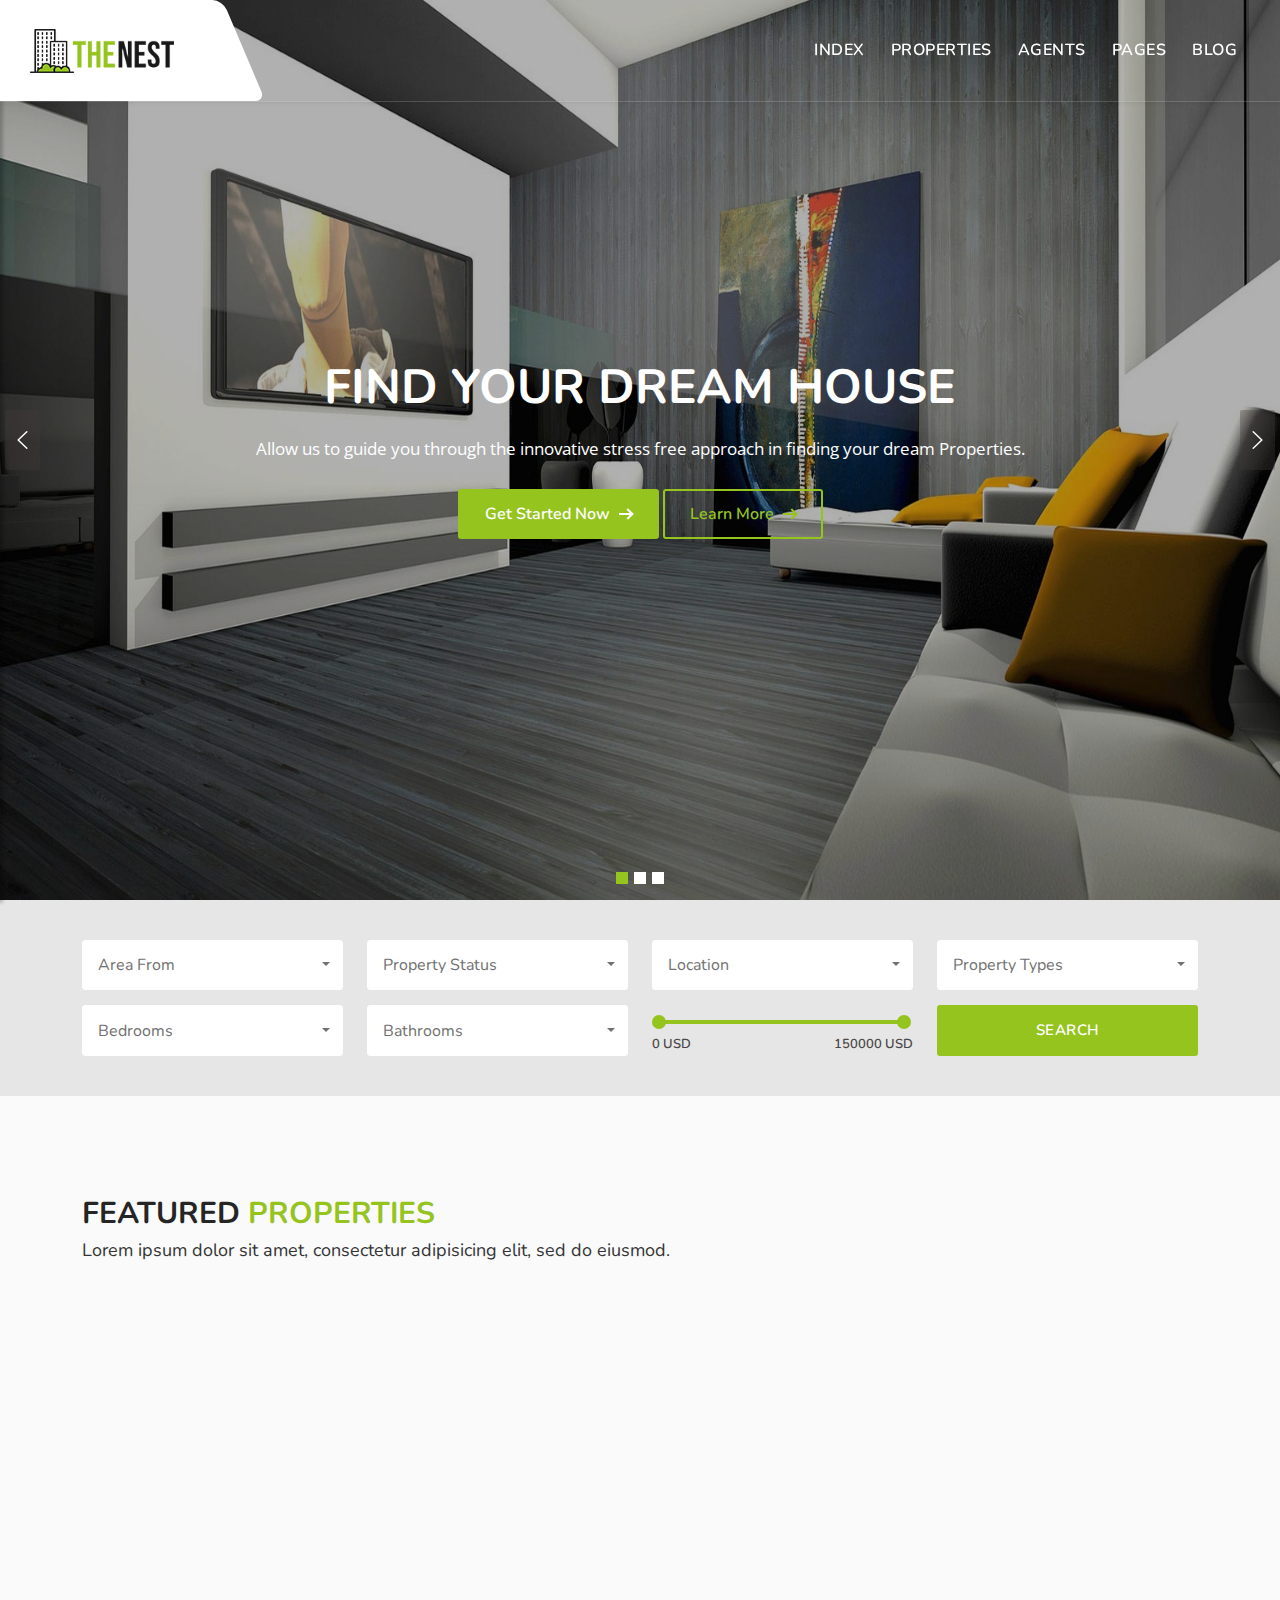
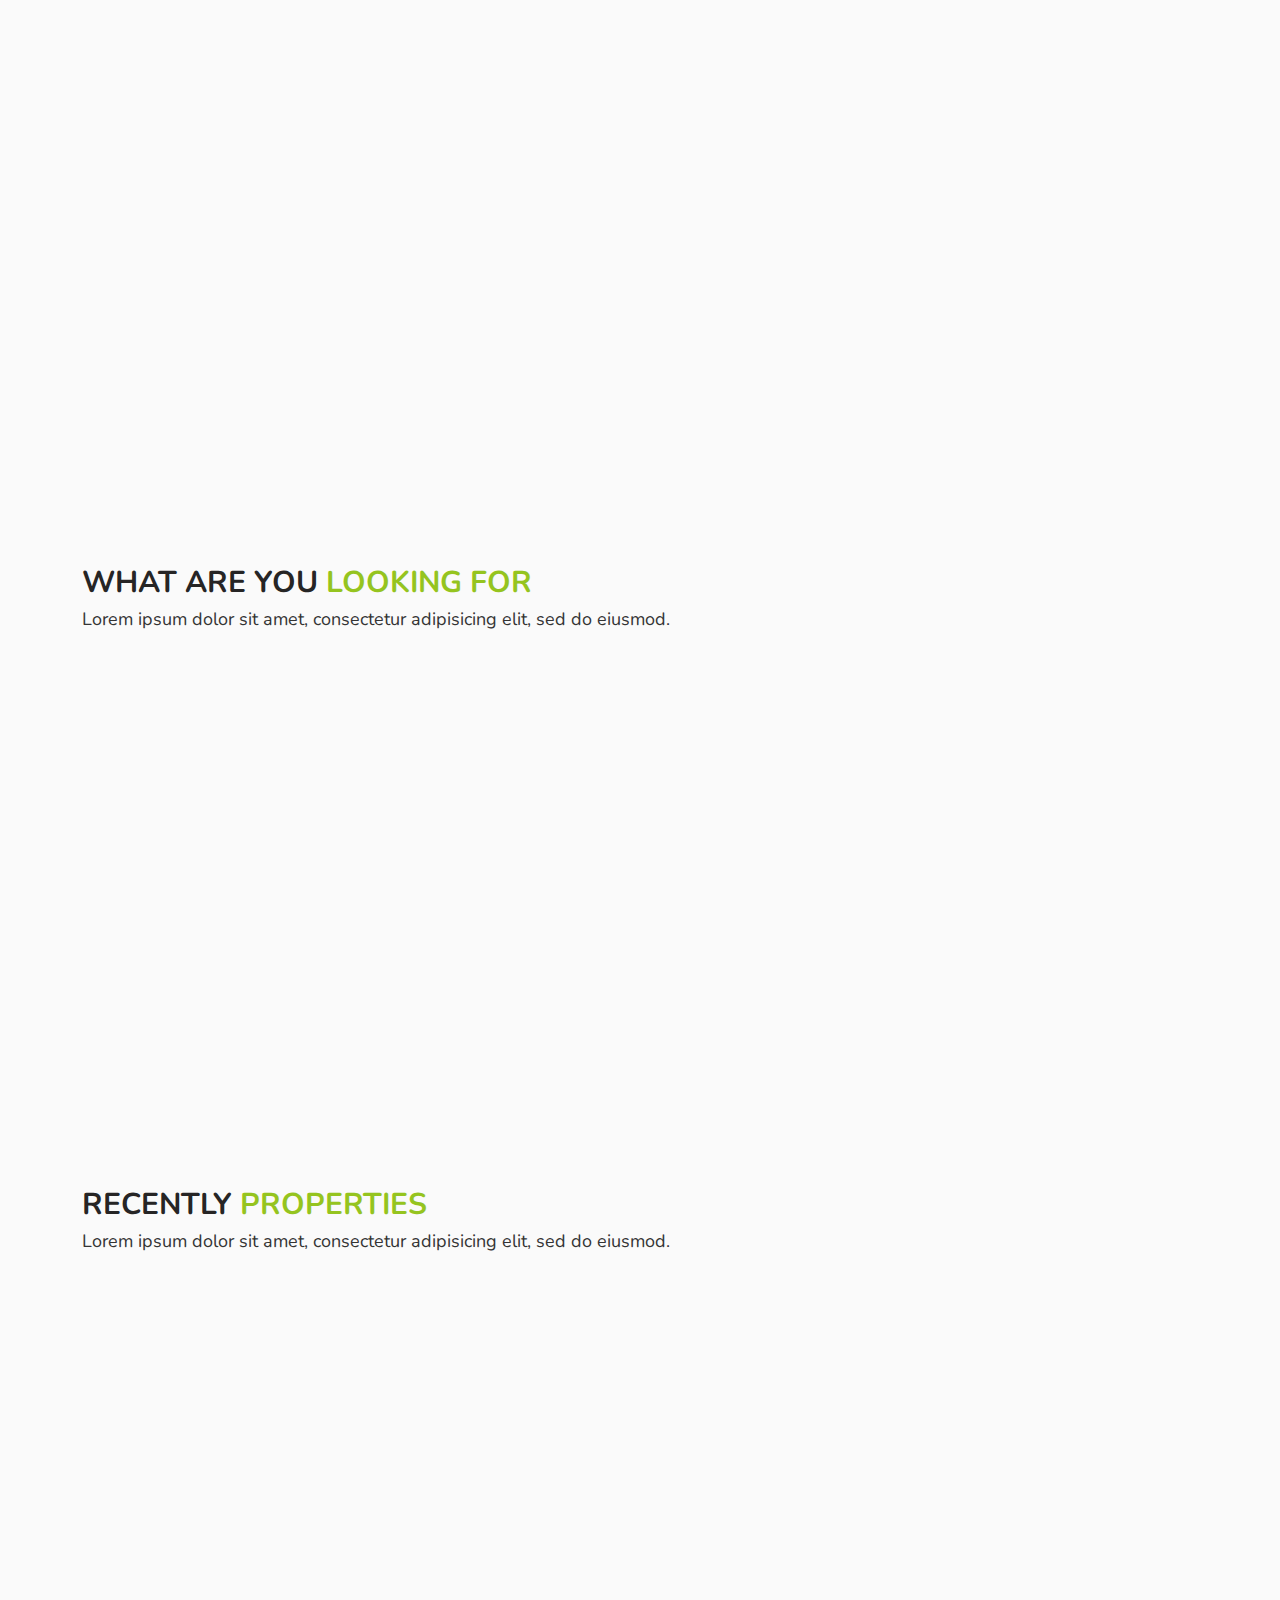
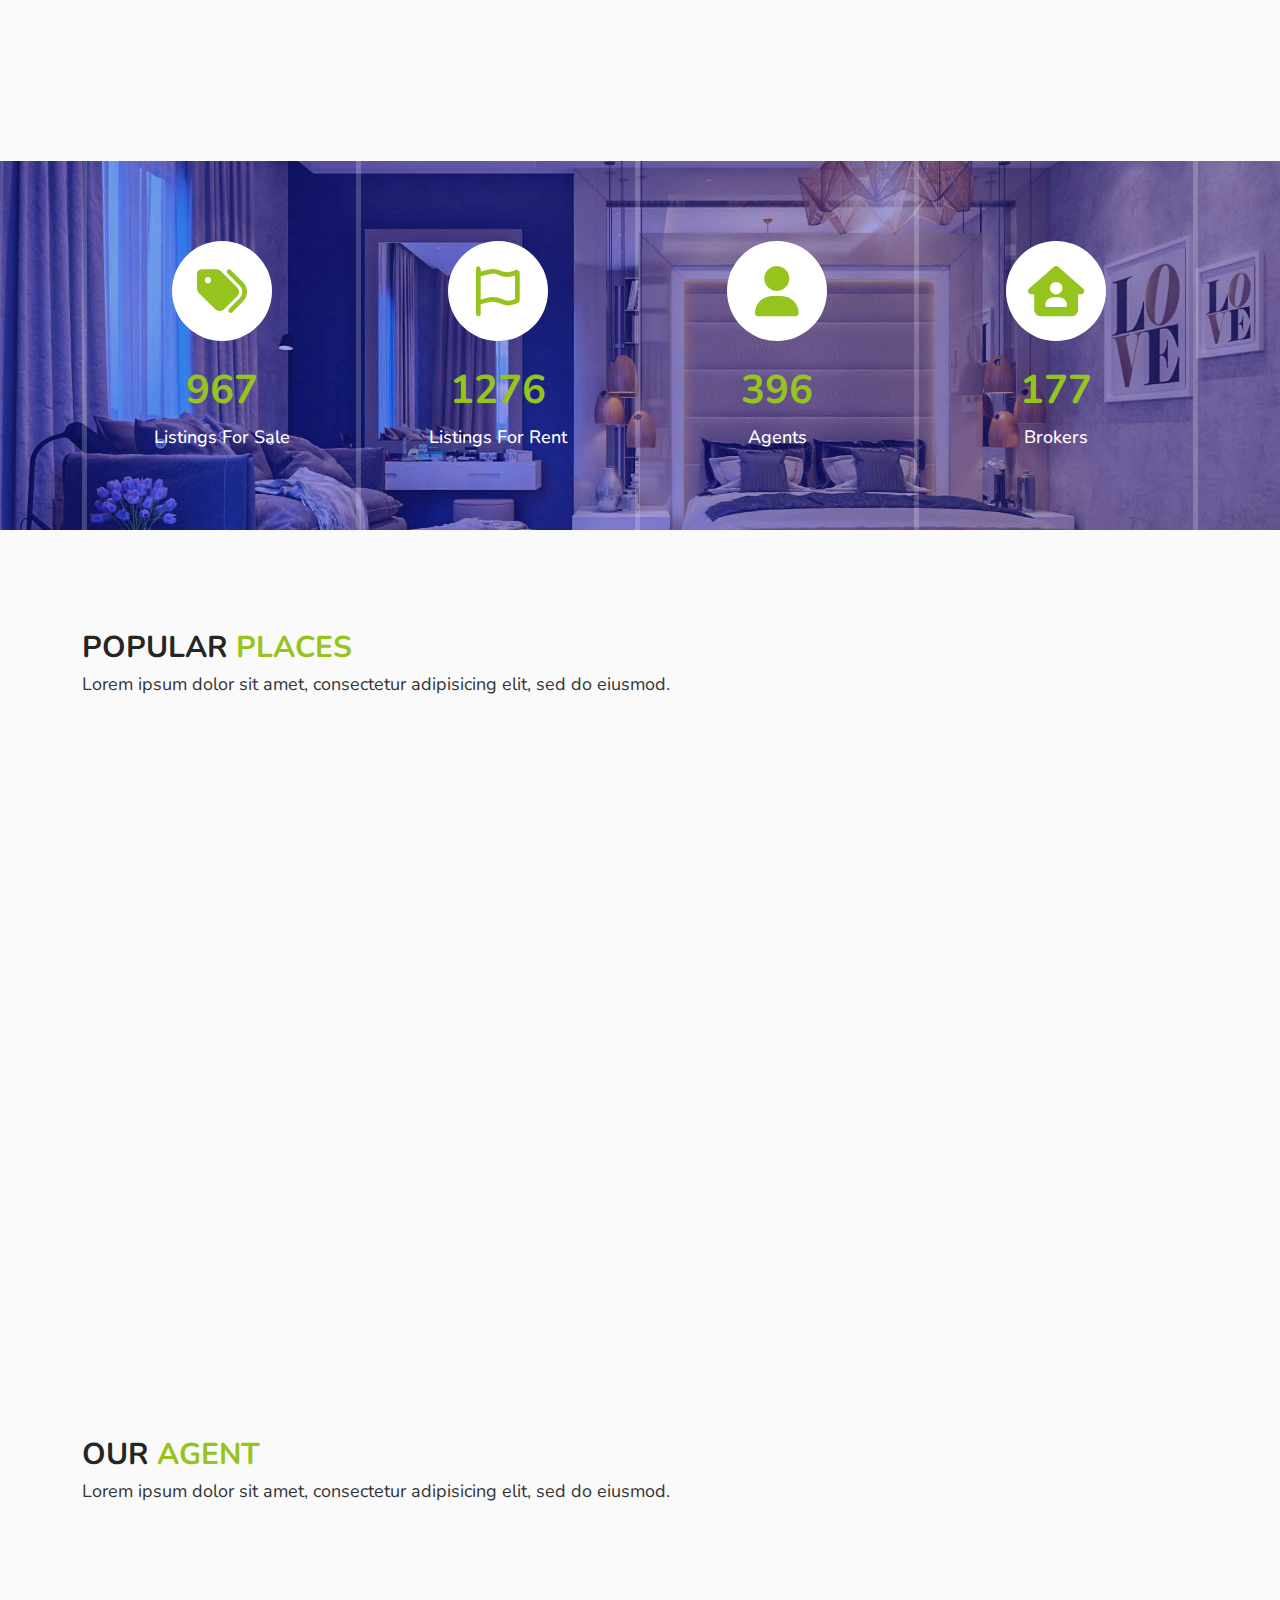
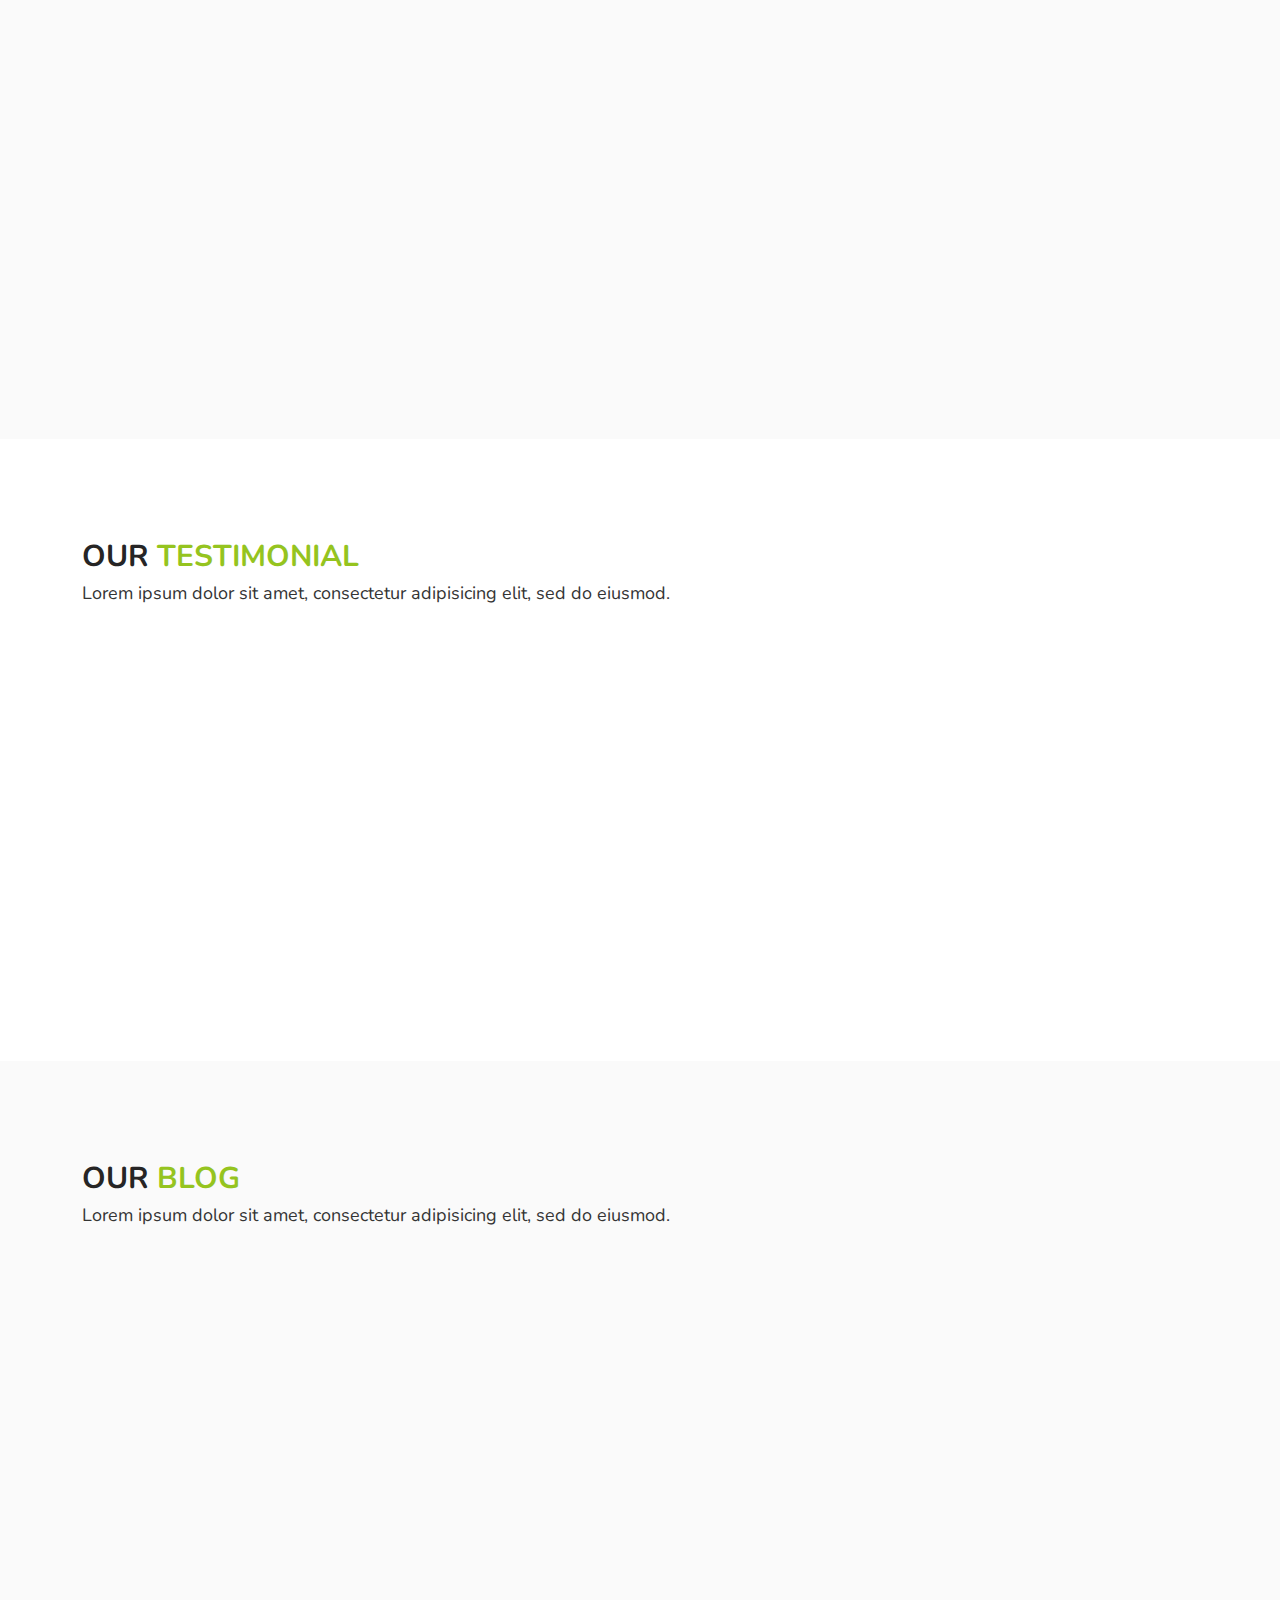
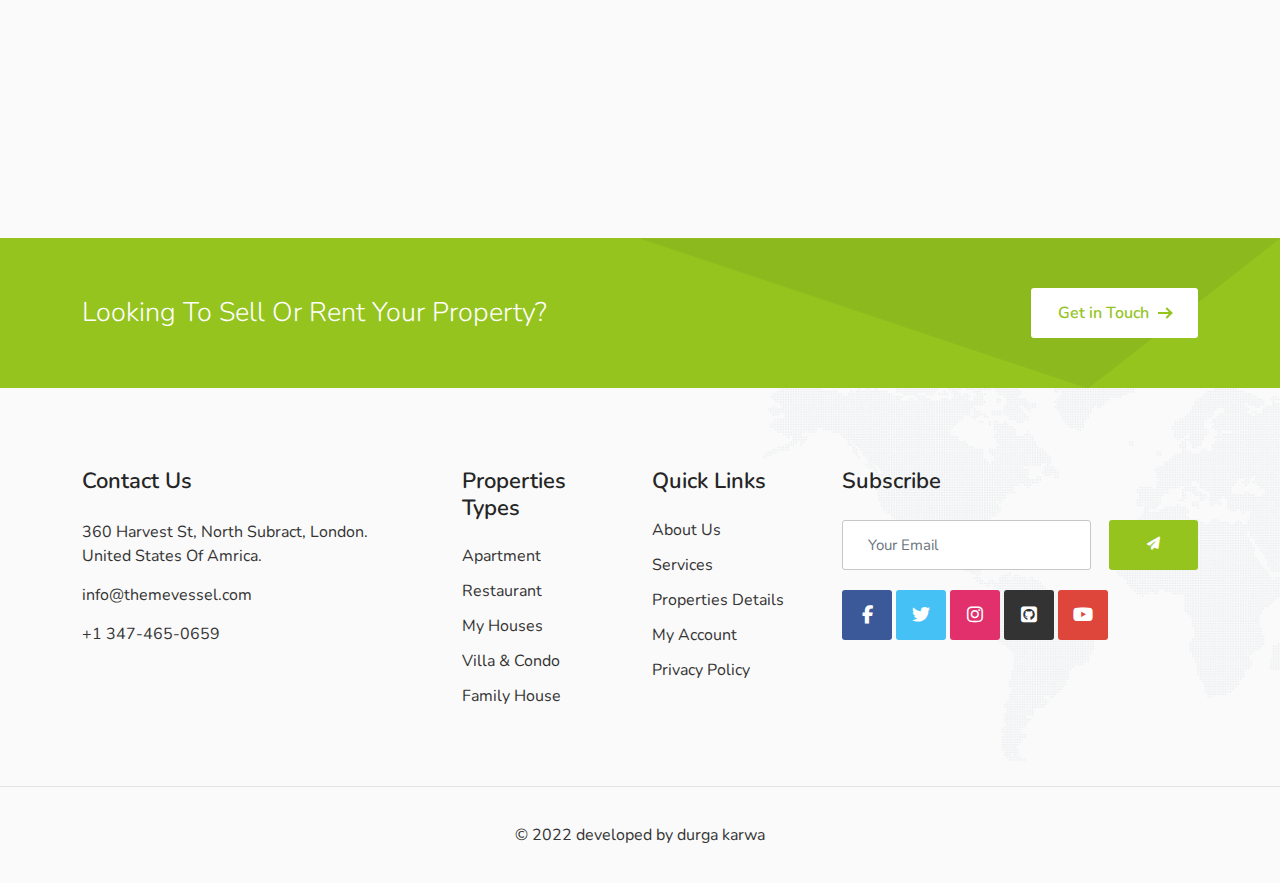
<file: projects/the nest/index.html>
<!DOCTYPE html>
<html lang="en">

<head>
  
    <script>
        (function(w, d, s, l, i) {
            w[l] = w[l] || [];
            w[l].push({
                'gtm.start': new Date().getTime(),
                event: 'gtm.js'
            });
            var f = d.getElementsByTagName(s)[0],
                j = d.createElement(s),
                dl = l != 'dataLayer' ? '&l=' + l : '';
            j.async = true;
            j.src =
                'https://www.googletagmanager.com/gtm.js?id=' + i + dl;
            f.parentNode.insertBefore(j, f);
        })(window, document, 'script', 'dataLayer', 'GTM-TNL8QV6');
    </script>
    
    <title>The Nest - Real Estate HTML Template</title>
    <meta name="viewport" content="width=device-width, initial-scale=1.0">
    <meta charset="utf-8">

    <!-- External CSS libraries -->
    <link rel="stylesheet" type="text/css" href="css/bootstrap.min.css">
    <link rel="stylesheet" type="text/css" href="css/animate.min.css">
    <link rel="stylesheet" type="text/css" href="css/bootstrap-submenu.css">
    <link rel="stylesheet" type="text/css" href="css/bootstrap-select.min.css">
    <link rel="stylesheet" href="css/leaflet.css" type="text/css">
    <link rel="stylesheet" href="css/map.css" type="text/css">
    <!-- <link rel="stylesheet" type="text/css" href="fonts/font-awesome/css/font-awesome.min.css"> -->
    <link rel="stylesheet" type="text/css" href="fonts/flaticon/font/flaticon.css">
    <link rel="stylesheet" href="https://cdnjs.cloudflare.com/ajax/libs/font-awesome/6.2.0/css/all.min.css">
    <link rel="stylesheet" href="https://cdn.jsdelivr.net/npm/bootstrap-icons@1.10.3/font/bootstrap-icons.css">
    <!-- <link type="text/css" rel="stylesheet" href="fonts/bootstrap-icons/bootstrap-icons.css"> -->
    <link rel="stylesheet" type="text/css" href="fonts/linearicons/style.css">
    <link rel="stylesheet" type="text/css" href="css/jquery.mCustomScrollbar.css">
    <link rel="stylesheet" type="text/css" href="css/dropzone.css">
    <link rel="stylesheet" type="text/css" href="css/magnific-popup.css">
    <link rel="stylesheet" type="text/css" href="css/slick.css">

    <!-- Custom stylesheet -->
    <link rel="stylesheet" type="text/css" href="css/initial.css">
    <link rel="stylesheet" type="text/css" href="css/style.css">
    <link rel="stylesheet" type="text/css" id="style_sheet" href="css/skins/default.css">

    <!-- Favicon icon -->
    <link rel="shortcut icon" href="img/favicon.ico" type="image/x-icon">

    <!-- Google fonts -->
    <link rel="stylesheet" type="text/css" href="https://fonts.googleapis.com/css?family=Open+Sans:400,300,600,700,800%7CPlayfair+Display:400,700%7CRoboto:100,300,400,400i,500,700">
    <link href="https://fonts.googleapis.com/css2?family=Nunito:wght@200;300;400;600;700;900&family=Roboto:wght@400;500;700&display=swap" rel="stylesheet">
    <link href="https://fonts.googleapis.com/css2?family=Barlow+Condensed:wght@100;300;400;500;600;700;800;900&display=swap" rel="stylesheet">
    <link rel="stylesheet" type="text/css" href="css/ie10-viewport-bug-workaround.css">
    <script src="js/ie-emulation-modes-warning.js"></script>
</head>

<body>
    <!-- Google Tag Manager (noscript) -->
    <noscript><iframe src="https://www.googletagmanager.com/ns.html?id=GTM-TNL8QV6"
                  height="0" width="0" style="display:none;visibility:hidden"></iframe></noscript>
    


    <!-- Main header start -->
    <header class="main-header sticky-header header-with-top" id="main-header-2">
        <div class="container-fluid">
            <nav class="navbar navbar-expand-lg navbar-light">
                <a class="navbar-brand logo" href="index.html">
                <img src="img/logos/logo.png" alt="logo">
            </a>
                <button class="navbar-toggler" id="drawer" type="button">
                <span class="fa fa-bars"></span>
            </button>
                <div class="navbar-collapse collapse w-100 justify-content-end" id="navbar">
                    <ul class="navbar-nav ml-auto">
                        <li class="nav-item dropdown active">
                            <a class="nav-link dropdown-toggle" href="#index" >
                            Index
                        </a>
                    
                        </li>
                        <li class="nav-item dropdown">
                            <a class="nav-link dropdown-toggle" href="#property" >
                            Properties
                        </a>
                        
                        </li>
                        <li class="nav-item dropdown">
                            <a class="nav-link dropdown-toggle" href="#agent" >
                            Agents
                        </a>
                        
                        </li>
                        <li class="nav-item dropdown megamenu-li">
                            <a class="nav-link dropdown-toggle" href="#pages" >Pages</a>
                           
                        </li>
                        <li class="nav-item dropdown">
                            <a class="nav-link dropdown-toggle" href="#blog" >
                            Blog
                        </a>
                    
                        </li>
                    </ul>
                </div>
            </nav>
        </div>
    </header>
    <!-- Main header end -->

    <!-- Sidenav start -->
    <nav id="sidebar" class="nav-sidebar">
        <!-- Close btn-->
        <div id="dismiss">
            <i class="fa fa-close"></i>
        </div>
        <div class="sidebar-inner">
            <div class="sidebar-logo">
                <a href="index.html">
                <img src="img/logos/logo.png" alt="sidebarlogo">
            </a>
            </div>
            <div class="sidebar-navigation" id="index">
                <h3 class="heading">Pages</h3>
                <ul class="menu-list">
                    <li><a href="#index" >Index </a>
                    
                    </li>
                    <li>
                        <a href="#property">Properties </a>
                    </li>
                    <li>
                        <a href="#agent">Agents </a>
                        
                    </li>
                    <li>
                        <a href="#pages">Pages </a>
                        
                    </li>
                    <li>
                        <a href="#blog">Blog </a>
                    
                    </li>
    
                </ul>
            </div>
            <div class="get-in-touch">
                <h3 class="heading">Get in Touch</h3>
                <div class="sidebar-contact-info">
                    <div class="icon">
                        <i class="fa fa-phone"></i>
                    </div>
                    <div class="body-info">
                        <a href="tel:0477-0477-8556-552">0477 8556 552</a>
                    </div>
                </div>
                <div class="sidebar-contact-info">
                    <div class="icon">
                        <i class="fa fa-envelope"></i>
                    </div>
                    <div class="body-info">
                        <a href="#">info@themevessel.com</a>
                    </div>
                </div>
                <div class="sidebar-contact-info mb-0">
                    <div class="icon">
                        <i class="fa fa-fax"></i>
                    </div>
                    <div class="body-info">
                        <a href="tel:0477-0477-8556-552">0266 8556 787</a>
                    </div>
                </div>
            </div>
            <div class="get-social">
                <h3 class="heading">Get Social</h3>
                <a href="#" class="facebook-bg">
                <i class="fa fa-facebook"></i>
            </a>
                <a href="#" class="twitter-bg">
                <i class="fa fa-twitter"></i>
            </a>
                <a href="#" class="google-bg">
                <i class="fa fa-google"></i>
            </a>
                <a href="#" class="linkedin-bg">
                <i class="fa fa-linkedin"></i>
            </a>
            </div>
        </div>
    </nav>
    <!-- Sidenav end -->

    <!-- Banner start -->
    <div class="banner text-center" id="banner2">
        <div id="carouselExampleCaptions" class="carousel slide" data-bs-ride="carousel">
            <div class="carousel-indicators">
                <button type="button" data-bs-target="#carouselExampleCaptions" data-bs-slide-to="0" class="active" aria-current="true" aria-label="Slide 1"></button>
                <button type="button" data-bs-target="#carouselExampleCaptions" data-bs-slide-to="1" aria-label="Slide 2"></button>
                <button type="button" data-bs-target="#carouselExampleCaptions" data-bs-slide-to="2" aria-label="Slide 3"></button>
            </div>
            <div class="carousel-inner">
                <div class="carousel-item item-bg active">
                    <img class="d-block w-100 h-100" src="img/banner/img-1.jpg" alt="banner-photo">
                    <div class="carousel-caption banner-slider-inner d-flex h-100">
                        <div class="banner-content container align-self-center text-center">
                            <h1>Find your Dream House</h1>
                            <p>Allow us to guide you through the innovative stress free approach in finding your dream Properties.</p>
                            <a class="btn-2 btn-defaults" href="#">
                            <span>Get Started Now</span> <i class="arrow"></i>
                        </a>
                            <a class="btn-1 btn-outline-1" href="#">
                            <span>Learn More</span> <i class="arrow"></i>
                        </a>
                        </div>
                    </div>
                </div>
                <div class="carousel-item item-bg">
                    <img class="d-block w-100 h-100" src="img/banner/img-4.jpg" alt="banner-photo">
                    <div class="carousel-caption banner-slider-inner d-flex h-100">
                        <div class="banner-content container align-self-center text-center">
                            <h1>Sweet Home For Small Family</h1>
                            <p>Allow us to guide you through the innovative stress free approach in finding your dream Properties.</p>
                            <a class="btn-2 btn-defaults" href="#">
                            <span>Get Started Now</span> <i class="arrow"></i>
                        </a>
                            <a class="btn-1 btn-outline-1" href="#">
                            <span>Learn More</span> <i class="arrow"></i>
                        </a>
                        </div>
                    </div>
                </div>
                <div class="carousel-item item-bg">
                    <img class="d-block w-100 h-100" src="img/banner/img-3.jpg" alt="banner-photo">
                    <div class="carousel-caption banner-slider-inner d-flex h-100">
                        <div class="banner-content container align-self-center text-center">
                            <h1>Best Place To Find Home</h1>
                            <p>Allow us to guide you through the innovative stress free approach in finding your dream Properties.</p>
                            <a class="btn-2 btn-defaults" href="#">
                            <span>Get Started Now</span> <i class="arrow"></i>
                        </a>
                            <a class="btn-1 btn-outline-1" href="#">
                            <span>Learn More</span> <i class="arrow"></i>
                        </a>
                        </div>
                    </div>
                </div>
            </div>
            <button class="carousel-control-prev" type="button" data-bs-target="#carouselExampleCaptions" data-bs-slide="prev">
            <span class="carousel-control-prev-icon" aria-hidden="true"></span>
            <span class="visually-hidden">Previous</span>
        </button>
            <button class="carousel-control-next" type="button" data-bs-target="#carouselExampleCaptions" data-bs-slide="next">
            <span class="carousel-control-next-icon" aria-hidden="true"></span>
            <span class="visually-hidden">Next</span>
        </button>
        </div>
    </div>
    <!-- Banner end -->

    <!-- Search area start -->
    <div class="search-area">
        <div class="container">
            <div class="search-area-inner">
                <div class="search-contents ">
                    <form method="GET">
                        <div class="row">
                            <div class="col-lg-3 col-md-6 col-sm-6 col-6">
                                <div class="form-group">
                                    <select class="selectpicker search-fields" name="area from">
                                    <option>Area From</option>
                                    <option>1000</option>
                                    <option>800</option>
                                    <option>600</option>
                                    <option>400</option>
                                    <option>200</option>
                                    <option>100</option>
                                </select>
                                </div>
                            </div>
                            <div class="col-lg-3 col-md-6 col-sm-6 col-6">
                                <div class="form-group">
                                    <select class="selectpicker search-fields" name="property status">
                                    <option>Property Status</option>
                                    <option>For Sale</option>
                                    <option>For Rent</option>
                                </select>
                                </div>
                            </div>
                            <div class="col-lg-3 col-md-6 col-sm-6 col-6">
                                <div class="form-group">
                                    <select class="selectpicker search-fields" name="location">
                                    <option>Location</option>
                                    <option>United States</option>
                                    <option>United Kingdom</option>
                                    <option>American Samoa</option>
                                    <option>Belgium</option>
                                    <option>Cameroon</option>
                                    <option>Canada</option>
                                </select>
                                </div>
                            </div>
                            <div class="col-lg-3 col-md-6 col-sm-6 col-6">
                                <div class="form-group">
                                    <select class="selectpicker search-fields" name="property types">
                                    <option>Property Types</option>
                                    <option>Residential</option>
                                    <option>Commercial</option>
                                    <option>Land</option>
                                </select>
                                </div>
                            </div>
                            <div class="col-lg-3 col-md-6 col-sm-6 col-6">
                                <div class="form-group">
                                    <select class="selectpicker search-fields" name="bedrooms">
                                    <option>Bedrooms</option>
                                    <option>1</option>
                                    <option>2</option>
                                    <option>3</option>
                                    <option>4</option>
                                    <option>5</option>
                                    <option>6</option>
                                    <option>7</option>
                                </select>
                                </div>
                            </div>
                            <div class="col-lg-3 col-md-6 col-sm-6 col-6">
                                <div class="form-group">
                                    <select class="selectpicker search-fields" name="bathrooms">
                                    <option>Bathrooms</option>
                                    <option>1</option>
                                    <option>2</option>
                                    <option>3</option>
                                    <option>4</option>
                                    <option>5</option>
                                    <option>6</option>
                                    <option>7</option>
                                </select>
                                </div>
                            </div>
                            <div class="col-lg-3 col-md-6 col-sm-6 col-6">
                                <div class="form-group">
                                    <div class="range-slider mb-0">
                                        <div data-min="0" data-max="150000" data-unit="USD" data-min-name="min_price" data-max-name="max_price" class="range-slider-ui ui-slider" aria-disabled="false"></div>
                                        <div class="clearfix"></div>
                                    </div>
                                </div>
                            </div>
                            <div class="col-lg-3 col-md-6 col-sm-6 col-6">
                                <div class="form-group">
                                    <button class="search-button btn-3">Search</button>
                                </div>
                            </div>
                        </div>
                    </form>
                </div>
            </div>
        </div>
    </div>
    <!-- Search area start -->

    <!-- Featured properties start -->
    <div class="content-area featured-properties" id="property">
        <div class="container">
            <!-- Main title -->
            <div class="main-title-2">
                <h1>Featured <span>Properties</span></h1>
                <p>Lorem ipsum dolor sit amet, consectetur adipisicing elit, sed do eiusmod.</p>
                <div class="title-border">
                    <div class="title-border-inner"></div>
                    <div class="title-border-inner"></div>
                    <div class="title-border-inner"></div>
                    <div class="title-border-inner"></div>
                    <div class="title-border-inner"></div>
                    <div class="title-border-inner"></div>
                    <div class="title-border-inner"></div>
                </div>
            </div>
            <div class="row wow fadeInUp delay-04s">
                <div class="col-lg-4 col-md-6 col-sm-12 col-xs-12">
                    <div class="property-3">
                        <img src="img/properties/properties-13.jpg" alt="photo" class="img-fluid w-100">
                        <div class="featured-tag2">Featured</div>
                        <div class="sale-tag">For Sale</div>
                        <div class="ling-section">
                            <h3>
                                <a href="#">Beautful Single Home</a>
                            </h3>
                            <ul class="facilities-list">
                                <li>4 Beds</li>
                                <li>4 Baths</li>
                                <li>920 SQ FT</li>
                                <li>1 Garage</li>
                            </ul>
                            <a href="#" class="read-more-btn">Read More</a>
                        </div>
                    </div>
                </div>
                <div class="col-lg-4 col-md-6 col-sm-12 col-xs-12">
                    <div class="property-3">
                        <img src="img/properties/properties-14.jpg" alt="photo" class="img-fluid w-100">
                        <div class="featured-tag2">Featured</div>
                        <div class="sale-tag">For Rent</div>
                        <div class="ling-section">
                            <h3>
                                <a href="#">Modern Family Home</a>
                            </h3>
                            <ul class="facilities-list">
                                <li>4 Beds</li>
                                <li>4 Baths</li>
                                <li>920 SQ FT</li>
                                <li>1 Garage</li>
                            </ul>
                            <a href="#" class="read-more-btn">Read More</a>
                        </div>
                    </div>
                </div>
                <div class="col-lg-4 col-md-6 col-sm-12 col-xs-12">
                    <div class="property-3">
                        <img src="img/properties/properties-15.jpg" alt="photo" class="img-fluid w-100">
                        <div class="featured-tag2">Featured</div>
                        <div class="sale-tag">For Sale</div>
                        <div class="ling-section">
                            <h3>
                                <a href="#">Sweet Family Home</a>
                            </h3>
                            <ul class="facilities-list">
                                <li>4 Beds</li>
                                <li>4 Baths</li>
                                <li>920 SQ FT</li>
                                <li>1 Garage</li>
                            </ul>
                            <a href="#" class="read-more-btn">Read More</a>
                        </div>
                    </div>
                </div>
                <div class="col-lg-4 col-md-6 col-sm-12 col-xs-12">
                    <div class="property-3">
                        <img src="img/properties/properties-16.jpg" alt="photo" class="img-fluid w-100">
                        <div class="featured-tag2">Featured</div>
                        <div class="sale-tag">For Rent</div>
                        <div class="ling-section">
                            <h3>
                                <a href="#">Park Avenue</a>
                            </h3>
                            <ul class="facilities-list">
                                <li>4 Beds</li>
                                <li>4 Baths</li>
                                <li>920 SQ FT</li>
                                <li>1 Garage</li>
                            </ul>
                            <a href="#" class="read-more-btn">Read More</a>
                        </div>
                    </div>
                </div>
                <div class="col-lg-4 col-md-6 col-sm-12 col-xs-12">
                    <div class="property-3">
                        <img src="img/properties/properties-17.jpg" alt="photo" class="img-fluid w-100">
                        <div class="featured-tag2">Featured</div>
                        <div class="sale-tag">For Sale</div>
                        <div class="ling-section">
                            <h3>
                                <a href="#">Big Head House</a>
                            </h3>
                            <ul class="facilities-list">
                                <li>4 Beds</li>
                                <li>4 Baths</li>
                                <li>920 SQ FT</li>
                                <li>1 Garage</li>
                            </ul>
                            <a href="#" class="read-more-btn">Read More</a>
                        </div>
                    </div>
                </div>
                <div class="col-lg-4 col-md-6 col-sm-12 col-xs-12">
                    <div class="property-3">
                        <img src="img/properties/properties-18.jpg" alt="photo" class="img-fluid w-100">
                        <div class="featured-tag2">Featured</div>
                        <div class="sale-tag">For Rent</div>
                        <div class="ling-section">
                            <h3>
                                <a href="#">Masons Villas</a>
                            </h3>
                            <ul class="facilities-list">
                                <li>4 Beds</li>
                                <li>4 Baths</li>
                                <li>920 SQ FT</li>
                                <li>1 Garage</li>
                            </ul>
                            <a href="#" class="read-more-btn">Read More</a>
                        </div>
                    </div>
                </div>
            </div>
        </div>
    </div>
    <!-- Featured properties end -->

    <!-- Our service start -->
    <div class="our-service">
        <div class="container">
            <!-- Main title -->
            <div class="main-title-2">
                <h1>What Are You <span>Looking For</span></h1>
                <p>Lorem ipsum dolor sit amet, consectetur adipisicing elit, sed do eiusmod.</p>
                <div class="title-border">
                    <div class="title-border-inner"></div>
                    <div class="title-border-inner"></div>
                    <div class="title-border-inner"></div>
                    <div class="title-border-inner"></div>
                    <div class="title-border-inner"></div>
                    <div class="title-border-inner"></div>
                    <div class="title-border-inner"></div>
                </div>
            </div>
            <div class="row">
                <div class="col-lg-3 col-md-6 col-sm-6 col-xs-12 wow fadeInLeft delay-04s">
                    <div class="service-info-1">
                        <i class="fas fa-user"></i>
                        <h3>Apartmentsddd</h3>
                        <p>Lorem ipsum dolor sit amet, consectetur adipisicing elit, sed do eiusmod tempor incididunt</p>
                        <a href="#" class="read-more">
                        Read More
                    </a>
                    </div>
                </div>
                <div class="col-lg-3 col-md-6 col-sm-6 col-xs-12 wow fadeInLeft delay-04s">
                    <div class="service-info-1">
                        <i class="fas fa-house-user"></i>
                        <h3>Houses</h3>
                        <p>Lorem ipsum dolor sit amet, consectetur adipisicing elit, sed do eiusmod tempor incididunt</p>
                        <a href="#" class="read-more">
                        Read More
                    </a>
                    </div>
                </div>
                <div class="col-lg-3 col-md-6 col-sm-6 col-xs-12 wow fadeInRight delay-04s">
                    <div class="service-info-1">
                        <i class="far fa-flag"></i>
                        <h3>Garages</h3>
                        <p>Lorem ipsum dolor sit amet, consectetur adipisicing elit, sed do eiusmod tempor incididunt</p>
                        <a href="#" class="read-more">
                        Read More
                    </a>
                    </div>
                </div>
                <div class="col-lg-3 col-md-6 col-sm-6 col-xs-12 wow fadeInRight delay-04s">
                    <div class="service-info-1">
                        <i class="fas fa-tags"></i>
                        <h3>Commercial</h3>
                        <p>Lorem ipsum dolor sit amet, consectetur adipisicing elit, sed do eiusmod tempor incididunt</p>
                        <a href="#" class="read-more">
                        Read More
                    </a>
                    </div>
                </div>
                <div class="col-lg-12 col-sm-12 text-center wow fadeInUp delay-04s">
                    <a class="btn-2 btn-defaults" href="#">
                    <span>Read More</span> <i class="arrow"></i>
                </a>
                </div>
            </div>
        </div>
    </div>
    <!-- Our service end -->

    <!-- Recently properties start -->
    <div class="content-area comon-slick recently-properties clearfix">
        <div class="container">
            <!-- Main title -->
            <div class="main-title-2">
                <h1>Recently <span>Properties</span></h1>
                <p>Lorem ipsum dolor sit amet, consectetur adipisicing elit, sed do eiusmod.</p>
                <div class="title-border">
                    <div class="title-border-inner"></div>
                    <div class="title-border-inner"></div>
                    <div class="title-border-inner"></div>
                    <div class="title-border-inner"></div>
                    <div class="title-border-inner"></div>
                    <div class="title-border-inner"></div>
                    <div class="title-border-inner"></div>
                </div>
            </div>

            <div class="slick row comon-slick-inner" data-slick='{"slidesToShow": 4, "responsive":[{"breakpoint": 1024,"settings":{"slidesToShow": 2}}, {"breakpoint": 768,"settings":{"slidesToShow": 1}}]}'>
                <div class="item slide-box wow fadeInRight delay-04s">
                    <div class="property-2">
                        <div class="property-inner">
                            <div class="property-overflow">
                                <div class="property-photo">
                                    <img src="img/recently-properties/img-1.jpg" alt="rp" class="img-fluid">
                                    <div class="listing-badges">
                                        <span class="featured active">For Sale</span>
                                    </div>
                                    <div class="price-ratings">
                                        <div class="price">$72.000</div>
                                    </div>
                                </div>
                            </div>
                            <!-- content -->
                            <div class="content">
                                <!-- title -->
                                <h4 class="title">
                                    <a >Big Head House</a>
                                </h4>
                                <!-- Property address -->
                                <h3 class="property-address">
                                    <a>
                                    <i class="fa fa-map-marker"></i>123 Kathal St. Tampa City,
                                </a>
                                </h3>
                            </div>
                            <!-- Facilities List -->
                            <ul class="facilities-list clearfix">
                                <li>
                                    <span>720 sq ft</span>
                                </li>
                                <li>
                                    <span>3Bed</span>
                                </li>
                                <li>
                                    <span>2Bath</span>
                                </li>
                            </ul>
                        </div>
                    </div>
                </div>
                <div class="item slide-box wow fadeInRight delay-04s">
                    <div class="property-2">
                        <div class="property-inner">
                            <div class="property-overflow">
                                <div class="property-photo property-img">
                                    <img src="img/recently-properties/img-2.jpg" alt="rp" class="img-fluid">
                                    <div class="listing-badges">
                                        <span class="featured red">For Rent</span>
                                    </div>
                                    <div class="price-ratings">
                                        <div class="price">$72.000</div>
                                    </div>
                                </div>
                            </div>
                            <!-- content -->
                            <div class="content">
                                <!-- title -->
                                <h4 class="title">
                                    <a >Masons Villas</a>
                                </h4>
                                <!-- Property address -->
                                <h3 class="property-address">
                                    <a >
                                    <i class="fa fa-map-marker"></i>123 Kathal St. Tampa City,
                                </a>
                                </h3>
                            </div>
                            <!-- Facilities List -->
                            <ul class="facilities-list clearfix">
                                <li>
                                    <span>720 sq ft</span>
                                </li>
                                <li>
                                    <span>3Bed</span>
                                </li>
                                <li>
                                    <span>2Bath</span>
                                </li>
                            </ul>
                        </div>
                    </div>
                </div>
                <div class="item slide-box wow fadeInLeft delay-04s">
                    <div class="property-2">
                        <div class="property-inner">
                            <div class="property-overflow">
                                <div class="property-photo">
                                    <img src="img/recently-properties/img-3.jpg" alt="rp" class="img-fluid">
                                    <div class="listing-badges">
                                        <span class="featured active">For Sale</span>
                                    </div>
                                    <div class="price-ratings">
                                        <div class="price">$72.000</div>
                                    </div>
                                </div>
                            </div>
                            <!-- content -->
                            <div class="content">
                                <!-- title -->
                                <h4 class="title">
                                    <a >Park Avenue</a>
                                </h4>
                                <!-- Property address -->
                                <h3 class="property-address">
                                    <a >
                                    <i class="fa fa-map-marker"></i>123 Kathal St. Tampa City,
                                </a>
                                </h3>
                            </div>
                            <!-- Facilities List -->
                            <ul class="facilities-list clearfix">
                                <li>
                                    <span>720 sq ft</span>
                                </li>
                                <li>
                                    <span>3Bed</span>
                                </li>
                                <li>
                                    <span>2Bath</span>
                                </li>
                            </ul>
                        </div>
                    </div>
                </div>
                <div class="item slide-box wow fadeInLeft delay-04s">
                    <div class="property-2">
                        <div class="property-inner">
                            <div class="property-overflow">
                                <div class="property-photo property-img">
                                    <img src="img/recently-properties/img-4.jpg" alt="rp" class="img-fluid">
                                    <div class="listing-badges">
                                        <span class="featured red">For Rent</span>
                                    </div>
                                    <div class="price-ratings">
                                        <div class="price">$72.000</div>
                                    </div>
                                </div>
                            </div>
                            <!-- content -->
                            <div class="content">
                                <!-- title -->
                                <h4 class="title">
                                    <a >Park Avenue</a>
                                </h4>
                                <!-- Property address -->
                                <h3 class="property-address">
                                    <a >
                                    <i class="fa fa-map-marker"></i>123 Kathal St. Tampa City,
                                </a>
                                </h3>
                            </div>
                            <!-- Facilities List -->
                            <ul class="facilities-list clearfix">
                                <li>
                                    <span>720 sq ft</span>
                                </li>
                                <li>
                                    <span>3Bed</span>
                                </li>
                                <li>
                                    <span>2Bath</span>
                                </li>
                            </ul>
                        </div>
                    </div>
                </div>
                <div class="item slide-box wow fadeInLeft delay-04s">
                    <div class="property-2">
                        <div class="property-inner">
                            <div class="property-overflow">
                                <div class="property-photo property-img">
                                    <img src="img/recently-properties/img-3.jpg" alt="rp" class="img-fluid">
                                    <div class="listing-badges">
                                        <span class="featured red">For Rent</span>
                                    </div>
                                    <div class="price-ratings">
                                        <div class="price">$72.000</div>
                                    </div>
                                </div>
                            </div>
                            <!-- content -->
                            <div class="content">
                                <!-- title -->
                                <h4 class="title">
                                    <a >Family Villa</a>
                                </h4>
                                <!-- Property address -->
                                <h3 class="property-address">
                                    <a >
                                    <i class="fa fa-map-marker"></i>123 Kathal St. Tampa City,
                                </a>
                                </h3>
                            </div>
                            <!-- Facilities List -->
                            <ul class="facilities-list clearfix">
                                <li>
                                    <span>720 sq ft</span>
                                </li>
                                <li>
                                    <span>3Bed</span>
                                </li>
                                <li>
                                    <span>2Bath</span>
                                </li>
                            </ul>
                        </div>
                    </div>
                </div>
            </div>
        </div>
    </div>
    <!-- Recently Partners block end -->

    <!-- Counters 2 strat -->
    <div class="counters-2">
        <div class="container">
            <div class="row g-0">
                <div class="col-lg-3 col-md-6 col-sm-6 border-r border-l">
                    <div class="counter-box-2">
                        <i class="fas fa-tags"></i>
                        <h1 class="counter">967</h1>
                        <p>Listings For Sale</p>
                    </div>
                </div>
                <div class="col-lg-3 col-md-6 col-sm-6 border-r">
                    <div class="counter-box-2">
                        <i class="far fa-flag"></i>
                        <h1 class="counter">1276</h1>
                        <p>Listings For Rent</p>
                    </div>
                </div>
                <div class="col-lg-3 col-md-6 col-sm-6 border-r">
                    <div class="counter-box-2">
                        <i class="fas fa-user"></i>
                        <h1 class="counter">396</h1>
                        <p>Agents</p>
                    </div>
                </div>
                <div class="col-lg-3 col-md-6 col-sm-6 border-r ">
                    <div class="counter-box-2">
                        <i class="fas fa-house-user"></i>
                        <h1 class="counter">177</h1>
                        <p>Brokers</p>
                    </div>
                </div>
            </div>
        </div>
    </div>
    <!-- Counters 2 end -->

    <!-- Popular Places strat -->
    <div class="popular-places content-area-12" id="pages">
        <div class="container">
            <!-- Main title -->
            <div class="main-title-2">
                <h1>Popular <span>Places</span></h1>
                <p>Lorem ipsum dolor sit amet, consectetur adipisicing elit, sed do eiusmod.</p>
                <div class="title-border">
                    <div class="title-border-inner"></div>
                    <div class="title-border-inner"></div>
                    <div class="title-border-inner"></div>
                    <div class="title-border-inner"></div>
                    <div class="title-border-inner"></div>
                    <div class="title-border-inner"></div>
                    <div class="title-border-inner"></div>
                </div>
            </div>
            <div class="row g-0">
                <div class="col-lg-8 col-md-12 col-sm-12 wow fadeInLeft delay-04s">
                    <div class="row">
                        <div class="col-md-6 col-sm-12 col-pad">
                            <div class="popular-places-box">
                                <div class="popular-places-overflow">
                                    <div class="popular-places-photo">
                                        <img class="img-fluid w-100" src="img/popular-places/popular-places-1.jpg" alt="popular-places">
                                    </div>
                                </div>
                                <div class="listings_no">47 Properties</div>
                                <div class="ling-section">
                                    <h3>
                                        <a href="#">Florida</a>
                                    </h3>
                                    <p>Lorem ipsum dolor sit amet, consectetur adipisicing elit, sed do eiusmod</p>
                                </div>
                            </div>
                        </div>
                        <div class="col-md-6 col-sm-12 col-pad">
                            <div class="popular-places-box">
                                <div class="popular-places-overflow">
                                    <div class="popular-places-photo">
                                        <img class="img-fluid w-100" src="img/popular-places/popular-places-2.jpg" alt="popular-places">
                                    </div>
                                </div>
                                <div class="listings_no">24 Properties</div>
                                <div class="ling-section">
                                    <h3>
                                        <a href="#">California</a>
                                    </h3>
                                    <p>Lorem ipsum dolor sit amet, consectetur adipisicing elit, sed do eiusmod</p>
                                </div>
                            </div>
                        </div>
                        <div class="col-md-6 col-sm-12 col-pad">
                            <div class="popular-places-box">
                                <div class="popular-places-overflow">
                                    <div class="popular-places-photo">
                                        <img class="img-fluid w-100" src="img/popular-places/popular-places-6.jpg" alt="popular-places">
                                    </div>
                                </div>
                                <div class="listings_no">64 Properties</div>
                                <div class="ling-section">
                                    <h3>
                                        <a href="#">New York City</a>
                                    </h3>
                                    <p>Lorem ipsum dolor sit amet, consectetur adipisicing elit, sed do eiusmod</p>
                                </div>
                            </div>
                        </div>
                        <div class="col-md-6 col-sm-12 col-pad">
                            <div class="popular-places-box">
                                <div class="popular-places-overflow">
                                    <div class="popular-places-photo">
                                        <img class="img-fluid w-100" src="img/popular-places/popular-places-5.jpg" alt="popular-places">
                                    </div>
                                </div>
                                <div class="listings_no">64 Properties</div>
                                <div class="ling-section">
                                    <h3>
                                        <a href="#">San Francisco</a>
                                    </h3>
                                    <p>Lorem ipsum dolor sit amet, consectetur adipisicing elit, sed do eiusmod</p>
                                </div>
                            </div>
                        </div>
                    </div>
                </div>
                <div class="col-lg-4 col-md-12 col-sm-12 wow fadeInRight delay-04s col-pad2">
                    <div class="popular-places-box">
                        <div class="popular-places-overflow">
                            <div class="popular-places-photo">
                                <img class="img-fluid w-100 big" src="img/popular-places/popular-places-4.jpg" alt="popular-places">
                            </div>
                        </div>
                        <div class="listings_no">76 Properties</div>
                        <div class="ling-section">
                            <h3>
                                <a href="#">San Francisco</a>
                            </h3>
                            <p>Lorem ipsum dolor sit amet, consectetur adipisicing elit, sed do eiusmod</p>
                        </div>
                    </div>
                </div>
            </div>
        </div>
    </div>
    <!-- Popular places end -->

    <!-- Agent section start -->
    <div class="agent-section content-area-17 comon-slick" id="agent">
        <div class="container">
            <!-- Main title -->
            <div class="main-title-2">
                <h1>Our <span>Agent</span></h1>
                <p>Lorem ipsum dolor sit amet, consectetur adipisicing elit, sed do eiusmod.</p>
                <div class="title-border">
                    <div class="title-border-inner"></div>
                    <div class="title-border-inner"></div>
                    <div class="title-border-inner"></div>
                    <div class="title-border-inner"></div>
                    <div class="title-border-inner"></div>
                    <div class="title-border-inner"></div>
                    <div class="title-border-inner"></div>
                </div>
            </div>
            <div class="slick row comon-slick-inner" data-slick='{"slidesToShow": 4, "responsive":[{"breakpoint": 1024,"settings":{"slidesToShow": 2}}, {"breakpoint": 768,"settings":{"slidesToShow": 1}}]}'>
                <div class="item slide-box wow fadeInRight delay-04s">
                    <div class="agent-3">
                        <div class="thumb">
                            <img src="img/team/team-5.jpg" alt="agent-3" class="img-fluid">
                            <ul>
                                <li>
                                    <a href="#" class="facebook-bg"><i class="fab fa-facebook-f"></i></a>
                                </li>
                                <li>
                                    <a href="#" class="twitter-bg"><i class="fab fa-twitter"></i></a>
                                </li>
                                <li>
                                    <a href="#" class="google-bg"><i class="fab fa-google"></i></a>
                                </li>
                            </ul>
                        </div>
                        <div class="info">
                            <h4><a href="agent-single.html">Busel park</a></h4>
                            <p>Programmer</p>
                        </div>
                    </div>
                </div>
                <div class="item slide-box wow fadeInRight delay-04s">
                    <div class="agent-3">
                        <div class="thumb">
                            <img src="img/team/team-8.jpg" alt="agent-3" class="img-fluid">
                            <ul>
                                <li>
                                    <a href="#" class="facebook-bg"><i class="fab fa-facebook-f"></i></a>
                                </li>
                                <li>
                                    <a href="#" class="twitter-bg"><i class="fab fa-twitter"></i></a>
                                </li>
                                <li>
                                    <a href="#" class="google-bg"><i class="fab fa-google"></i></a>
                                </li>
                            </ul>
                        </div>
                        <div class="info">
                            <h4><a href="agent-single.html">Martin Smith</a></h4>
                            <p>Office Manager</p>
                        </div>
                    </div>
                </div>
                <div class="item slide-box wow fadeInLeft delay-04s">
                    <div class="agent-3">
                        <div class="thumb">
                            <img src="img/team/team-7.jpg" alt="agent-3" class="img-fluid">
                            <ul>
                                <li>
                                    <a href="#" class="facebook-bg"><i class="fab fa-facebook-f"></i></a>
                                </li>
                                <li>
                                    <a href="#" class="twitter-bg"><i class="fab fa-twitter"></i></a>
                                </li>
                                <li>
                                    <a href="#" class="google-bg"><i class="fab fa-google"></i></a>
                                </li>
                            </ul>
                        </div>
                        <div class="info">
                            <h4><a href="agent-single.html">Karen Paran</a></h4>
                            <p>Web Developer</p>
                        </div>
                    </div>
                </div>
                <div class="item slide-box wow fadeInLeft delay-04s">
                    <div class="agent-3">
                        <div class="thumb">
                            <img src="img/team/team-7.jpg" alt="agent-3" class="img-fluid">
                            <ul>
                                <li>
                                    <a href="#" class="facebook-bg"><i class="fab fa-facebook-f"></i></a>
                                </li>
                                <li>
                                    <a href="#" class="twitter-bg"><i class="fab fa-twitter"></i></a>
                                </li>
                                <li>
                                    <a href="#" class="google-bg"><i class="fab fa-google"></i></a>
                                </li>
                            </ul>
                        </div>
                        <div class="info">
                            <h4><a href="agent-single.html">Martin Smith</a></h4>
                            <p>Office Manager</p>
                        </div>
                    </div>
                </div>
                <div class="item slide-box wow fadeInLeft delay-04s">
                    <div class="agent-3">
                        <div class="thumb">
                            <img src="img/team/team-6.jpg" alt="agent-3" class="img-fluid">
                            <ul>
                                <li>
                                    <a href="#" class="facebook-bg"><i class="fab fa-facebook-f"></i></a>
                                </li>
                                <li>
                                    <a href="#" class="twitter-bg"><i class="fab fa-twitter"></i></a>
                                </li>
                                <li>
                                    <a href="#" class="google-bg"><i class="fab fa-google"></i></a>
                                </li>
                            </ul>
                        </div>
                        <div class="info">
                            <h4><a href="agent-single.html">Michelle Nelson</a></h4>
                            <p>Support Manager</p>
                        </div>
                    </div>
                </div>
            </div>
        </div>
    </div>
    <!-- Agent section end -->

    <!-- Testimonials 2 -->
    <div class="testimonials-2 comon-slick">
        <div class="container">
            <!-- Main title -->
            <div class="main-title-2">
                <h1>Our <span>Testimonial</span></h1>
                <p>Lorem ipsum dolor sit amet, consectetur adipisicing elit, sed do eiusmod.</p>
                <div class="title-border">
                    <div class="title-border-inner"></div>
                    <div class="title-border-inner"></div>
                    <div class="title-border-inner"></div>
                    <div class="title-border-inner"></div>
                    <div class="title-border-inner"></div>
                    <div class="title-border-inner"></div>
                    <div class="title-border-inner"></div>
                </div>
            </div>
            <div class="row">
                <div class="col-lg-12 col-md-12 col-sm-12 col-xs-12 wow fadeInRight delay-04s">
                    <div class="slick row comon-slick-inner" data-slick='{"slidesToShow": 2, "responsive":[{"breakpoint": 1024,"settings":{"slidesToShow": 2}}, {"breakpoint": 768,"settings":{"slidesToShow": 1}}]}'>
                        <div class="item slide-box">
                            <div class="testimonials-box">
                                <div class="detail clearfix">
                                    <P><i class="fa fa-quote-left"></i> Lorem Ipsum is simply dummy text of the printing and typesetting industry. Lorem Ipsum has been the industry's standard dummy text ever since the 1500s, when unknown. Lorem Ipsum has
                                        been the industry's standard dummy text ever since the 1500s, when unknown <i class="fas fa-quote-right"></i></P>
                                    <div class="user-info d-flex">
                                        <a class="pr-3" href="#">
                                        <img src="img/avatar/avatar-3.jpg" alt="user" class="flex-shrink-0 me-3">
                                    </a>
                                        <div class="detail align-self-center">
                                            <h5>
                                                <a href="#">Anne Brady</a>
                                            </h5>
                                            <p>Office Manager</p>
                                        </div>
                                    </div>
                                </div>
                            </div>
                        </div>
                        <div class="item slide-box">
                            <div class="testimonials-box">
                                <div class="detail clearfix">
                                    <P><i class="fa fa-quote-left"></i> Lorem Ipsum is simply dummy text of the printing and typesetting industry. Lorem Ipsum has been the industry's standard dummy text ever since the 1500s, when unknown. Lorem Ipsum has
                                        been the industry's standard dummy text ever since the 1500s, when unknown <i class="fas fa-quote-right"></i></P>
                                    <div class="user-info d-flex">
                                        <a class="pr-3" href="#">
                                        <img src="img/avatar/avatar-2.jpg" alt="user" class="flex-shrink-0 me-3">
                                    </a>
                                        <div class="detail align-self-center">
                                            <h5>
                                                <a href="#">Michelle Nelson</a>
                                            </h5>
                                            <p>Creative Director</p>
                                        </div>
                                    </div>
                                </div>
                            </div>
                        </div>
                        <div class="item slide-box">
                            <div class="testimonials-box">
                                <div class="detail clearfix">
                                    <P><i class="fa fa-quote-left"></i> Lorem Ipsum is simply dummy text of the printing and typesetting industry. Lorem Ipsum has been the industry's standard dummy text ever since the 1500s, when unknown. Lorem Ipsum has
                                        been the industry's standard dummy text ever since the 1500s, when unknown <i class="fas fa-quote-right"></i></P>
                                    <div class="user-info d-flex">
                                        <a class="pr-3" href="#">
                                        <img src="img/avatar/avatar-1.jpg" alt="user" class="flex-shrink-0 me-3">
                                    </a>
                                        <div class="detail align-self-center">
                                            <h5>
                                                <a href="#">Auro Navanth</a>
                                            </h5>
                                            <p>Web Designer, Uk</p>
                                        </div>
                                    </div>
                                </div>
                            </div>
                        </div>
                    </div>
                </div>
            </div>
        </div>
    </div>
    <!-- Testimonial 2 end -->
    <div class="clearfix"></div>

    <!-- Blog start -->
    <div class="blog comon-slick content-area-8" id="blog">
        <div class="container">
            <!-- Main title -->
            <div class="main-title-2">
                <h1>Our <span>Blog</span></h1>
                <p>Lorem ipsum dolor sit amet, consectetur adipisicing elit, sed do eiusmod.</p>
                <div class="title-border">
                    <div class="title-border-inner"></div>
                    <div class="title-border-inner"></div>
                    <div class="title-border-inner"></div>
                    <div class="title-border-inner"></div>
                    <div class="title-border-inner"></div>
                    <div class="title-border-inner"></div>
                    <div class="title-border-inner"></div>
                </div>
            </div>
            <div class="slick row comon-slick-inner" data-slick='{"slidesToShow": 3, "responsive":[{"breakpoint": 1024,"settings":{"slidesToShow": 2}}, {"breakpoint": 768,"settings":{"slidesToShow": 1}}]}'>
                <div class="item slide-box wow fadeInUp delay-04s">
                    <div class="blog-1">
                        <div class="blog-inner">
                            <div class="blog-overflow">
                                <div class="blog-photo">
                                    <img src="img/blog/blog-1.jpg" alt="blog-1" class="img-fluid">
                                </div>
                            </div>
                            <div class="detail">
                                <h3>
                                    <a href="blog-single-sidebar-right.html">Two Extra Hours a Day!</a>
                                </h3>
                                <ul class="post-meta clearfix">
                                    <li>
                                        <i class="far fa-user"></i> admin
                                    </li>
                                    <li>
                                        <i class="far fa-calendar-check"></i> Sep 14, 2020
                                    </li>
                                    <li>
                                        <i class="fa fa-comment"></i> Comment
                                    </li>
                                </ul>
                                <p>Lorem Ipsum is simply dummy text of the printing and typesetting industry. Lorem Ipsum has been the industry's</p>
                            </div>
                        </div>
                    </div>
                </div>
                <div class="item slide-box wow fadeInRight delay-04s">
                    <div class="blog-1">
                        <div class="blog-inner">
                            <div class="blog-overflow">
                                <div class="blog-photo">
                                    <img src="img/blog/blog-2.jpg" alt="blog-1" class="img-fluid">
                                </div>
                            </div>
                            <div class="detail">
                                <h3>
                                    <a href="blog-single-sidebar-right.html">Why Live in New York</a>
                                </h3>
                                <ul class="post-meta clearfix">
                                    <li>
                                        <i class="far fa-user"></i> admin
                                    </li>
                                    <li>
                                        <i class="far fa-calendar-check"></i> Sep 14, 2020
                                    </li>
                                    <li>
                                        <i class="fa fa-comment"></i> Comment
                                    </li>
                                </ul>
                                <p>Lorem Ipsum is simply dummy text of the printing and typesetting industry. Lorem Ipsum has been the industry's</p>
                            </div>
                        </div>
                    </div>
                </div>
                <div class="item slide-box wow fadeInUp delay-04s">
                    <div class="blog-1">
                        <div class="blog-inner">
                            <div class="blog-overflow">
                                <div class="blog-photo">
                                    <img src="img/blog/blog-3.jpg" alt="blog-1" class="img-fluid">
                                </div>
                            </div>
                            <div class="detail">
                                <h3>
                                    <a href="blog-single-sidebar-right.html">Selling Your Home</a>
                                </h3>
                                <ul class="post-meta clearfix">
                                    <li>
                                        <i class="far fa-user"></i> admin
                                    </li>
                                    <li>
                                        <i class="far fa-calendar-check"></i> Sep 14, 2020
                                    </li>
                                    <li>
                                        <i class="fa fa-comment"></i> Comment
                                    </li>
                                </ul>
                                <p>Lorem Ipsum is simply dummy text of the printing and typesetting industry. Lorem Ipsum has been the industry's</p>
                            </div>
                        </div>
                    </div>
                </div>
                <div class="item slide-box wow fadeInLeft delay-04s">
                    <div class="blog-1">
                        <div class="blog-inner">
                            <div class="blog-overflow">
                                <div class="blog-photo">
                                    <img src="img/blog/blog-3.jpg" alt="blog-1" class="img-fluid">
                                </div>
                            </div>
                            <div class="detail">
                                <h3>
                                    <a href="blog-single-sidebar-right.html">Selling Your Home</a>
                                </h3>
                                <ul class="post-meta clearfix">
                                    <li>
                                        <i class="far fa-user"></i> admin
                                    </li>
                                    <li>
                                        <i class="far fa-calendar-check"></i> Sep 14, 2020
                                    </li>
                                    <li>
                                        <i class="fa fa-comment"></i> Comment
                                    </li>
                                </ul>
                                <p>Lorem Ipsum is simply dummy text of the printing and typesetting industry. Lorem Ipsum has been the industry's</p>
                            </div>
                        </div>
                    </div>
                </div>
            </div>
        </div>
    </div>
    <!-- Blog end -->

    <!-- Intro section start -->
    <div class="intro-section">
        <div class="intro-section-inner">
            <div class="container">
                <div class="row">
                    <div class="col-lg-9 col-md-7 col-sm-12">
                        <h3>Looking To Sell Or Rent Your Property?</h3>
                    </div>
                    <div class="col-lg-3 col-md-5 col-sm-12">
                        <a class="btn-2 btn-white" href="#contact">
                        <span>Get in Touch</span> <i class="arrow"></i>
                    </a>
                    </div>
                </div>
            </div>
        </div>
    </div>
    <!-- Intro section end -->

    <!-- Footer start -->
    <footer class="main-footer-3">
        <div class="container footer-inner">
            <div class="row">
                <div class="col-xl-4 col-lg-4 col-md-6 col-sm-6">
                    <div class="footer-item fi-two">
                        <h4>Contact Us</h4>
                        <ul class="contact-info">
                            <li>
                                360 Harvest St, North Subract, London. United States Of Amrica.
                            </li>
                            <li>
                                <a href="mailto:sales@hotelempire.com">info@themevessel.com</a>
                            </li>
                            <li>
                                <a href="tel:+55-417-634-7071">+1 347-465-0659</a>
                            </li>
                        </ul>
                    </div>
                </div>
                <div class="col-xl-2 col-lg-2 col-md-6 col-sm-6">
                    <div class="footer-item">
                        <h4>Properties Types</h4>
                        <ul class="links">
                            <li>
                                <a>Apartment</a>
                            </li>
                            <li>
                                <a>Restaurant</a>
                            </li>
                            <li>
                                <a>My Houses</a>
                            </li>
                            <li>
                                <a>Villa & Condo</a>
                            </li>
                            <li>
                                <a>Family House</a>
                            </li>
                        </ul>
                    </div>
                </div>
                <div class="col-xl-2 col-lg-2 col-md-6 col-sm-6">
                    <div class="footer-item">
                        <h4>Quick Links</h4>
                        <ul class="links">
                            <li>
                                <a>About Us</a>
                            </li>
                            <li>
                                <a>Services</a>
                            </li>
                            <li>
                                <a>Properties Details</a>
                            </li>
                            <li>
                                <a>My Account</a>
                            </li>
                            <li>
                                <a> Privacy Policy</a>
                            </li>
                        </ul>
                    </div>
                </div>
                <div class="col-xl-4 col-lg-4 col-md-6 col-sm-6" id="contact">
                    <div class="footer-item clearfix">
                        <h4>Subscribe</h4>
                        <div class="subscribe-box-2">
                            <form class="form-inline d-flex" action="#" method="GET">
                                <input type="text" class="form-control mb-sm-0" id="inlineFormInputName4" placeholder="Your Email">
                                <button type="submit" class="btn"><i class="fa fa-paper-plane"></i></button>
                            </form>
                        </div>
                        <div class="social-media clearfix">
                            <div class="social-list">
                                <div class="icon facebook">
                                    <div class="tooltip">Facebook</div>
                                    <span><i class="fab fa-facebook-f"></i></span>
                                </div>
                                <div class="icon twitter">
                                    <div class="tooltip">Twitter</div>
                                    <span><i class="fab fa-twitter"></i></span>
                                </div>
                                <div class="icon instagram">
                                    <div class="tooltip">Instagram</div>
                                    <span>
                                        <i class="fab fa-instagram"></i></span>
                                </div>
                                <div class="icon github">
                                    <div class="tooltip">Github</div>
                                    <span><i class="fab fa-github-square"></i></span>
                                </div>
                                <div class="icon youtube mr-0">
                                    <div class="tooltip">Youtube</div>
                                    <span><i class="fab fa-youtube"></i></span>
                                </div>
                            </div>
                        </div>
                    </div>
                </div>
            </div>
        </div>

        <div class="sub-footer">
            <div class="container">
                <div class="row">
                    <div class="col-xl-12">
                        <p class="copy">© 2022 <a href="#">developed by durga karwa</a></p>
                    </div>
                </div>
            </div>
        </div>
    </footer>
    <!-- Footer end -->

    <!-- Property Video Modal -->
    <div class="modal property-modal fade" id="propertyModal" role="dialog" aria-hidden="true">
        <div class="modal-dialog modal-lg" role="document">
            <div class="modal-content">
                <div class="modal-header">
                    <button type="button" class="close" data-bs-dismiss="modal" aria-label="Close">
                    <span aria-hidden="true">&times;</span>
                </button>
                </div>
     <div class="modal-body">
            <div class="row modal-raw g-0">
                  <div class="col-lg-5 modal-left">
                       <div class="modal-left-content">
                           <div id="carouselExampleControlsNoTouching" class="carousel slide" data-bs-touch="false" data-bs-interval="false">
                                    <div class="carousel-inner">
                                        <div class="carousel-item active">
                                            <iframe class="modalIframe w-100" src="https://www.youtube.com/embed/V7IrnC9MISU" allowfullscreen></iframe>
                                        </div>
                                        <div class="carousel-item">
                                            <img src="img/img-1.jpg" alt="model-photo" class="w-100 img-fluid">
                                        </div>
                                        <div class="carousel-item">
                                            <img src="img/img-2.jpg" alt="model-photo" class="w-100 img-fluid">
                                        </div>
                                    </div>
                                    <button class="carousel-control-prev" type="button" data-bs-target="#carouselExampleControlsNoTouching" data-bs-slide="prev">
                                    <span class="carousel-control-prev-icon" aria-hidden="true"></span>
                                    <span class="visually-hidden">Previous</span>
                                </button>
                                    <button class="carousel-control-next" type="button" data-bs-target="#carouselExampleControlsNoTouching" data-bs-slide="next">
                                    <span class="carousel-control-next-icon" aria-hidden="true"></span>
                                    <span class="visually-hidden">Next</span>
                                </button>
                                </div>
                            </div>
                        </div>
                        <div class="col-lg-7 modal-right">
                            <div class="modal-right-content bg-white">
                                <div class="heading comon-section">
                                    <h2>Find Your Dream House</h2>
                                    <p class="location">123 Kathal St. Tampa City,</p>
                                </div>
                                <div class="features comon-section">
                                    <strong class="price">
                                    $178,000
                                </strong>
                                    <section>
                                        <h3>Features</h3>
                                    </section>
                                    <ul class="bullets">
                                        <li><i class="flaticon-air-conditioner"></i>Air conditioning</li>
                                        <li><i class="flaticon-wifi"></i>Wifi</li>
                                        <li><i class="flaticon-transport"></i>Parking</li>
                                        <li><i class="flaticon-people-2"></i>Pool</li>
                                        <li><i class="flaticon-weightlifting"></i>Gym</li>
                                        <li><i class="flaticon-building"></i>Alarm</li>
                                        <li><i class="flaticon-old-telephone-ringing"></i>Balcony</li>
                                        <li><i class="flaticon-monitor"></i>TV</li>
                                    </ul>
                                </div>
                                <div class="0verview comon-section cs-none">
                                    <section>
                                        <h3>Overview</h3>
                                    </section>
                                    <dl>
                                        <dt>Model</dt>
                                        <dd>Maxima</dd>
                                        <dt>Condition</dt>
                                        <dd>Brand New</dd>
                                        <dt>Year</dt>
                                        <dd>2018</dd>
                                        <dt>Price</dt>
                                        <dd>$178,000</dd>
                                    </dl>
                                    <a href="properties-details.html" class="btn button-sm button-theme">Show Detail</a>
                                </div>
                            </div>
                        </div>
                    </div>
                </div>
            </div>
        </div>
    </div>

    <script src="js/jquery.min.js"></script>
    <script src="js/bootstrap.bundle.min.js"></script>
    <script src="js/bootstrap-submenu.js"></script>
    <script src="js/rangeslider.js"></script>
    <script src="js/jquery.mb.YTPlayer.js"></script>
    <script src="js/wow.min.js"></script>
    <script src="js/bootstrap-select.min.js"></script>
    <script src="js/jquery.easing.1.3.js"></script>
    <script src="js/jquery.scrollUp.js"></script>
    <script src="js/jquery.mCustomScrollbar.concat.min.js"></script>
    <script src="js/leaflet.js"></script>
    <script src="js/leaflet-providers.js"></script>
    <script src="js/leaflet.markercluster.js"></script>
    <script src="js/dropzone.js"></script>
    <script src="js/jquery.filterizr.js"></script>
    <script src="js/jquery.magnific-popup.min.js"></script>
    <script src="js/slick.min.js"></script>
    <script src="js/maps.js"></script>
    <script src="js/sidebar.js"></script>
    <script src="js/app.js"></script>

    <script src="js/ie10-viewport-bug-workaround.js"></script>
    <!-- Custom javascript -->
    <script src="js/ie10-viewport-bug-workaround.js"></script>
</body>

</html>
</file>
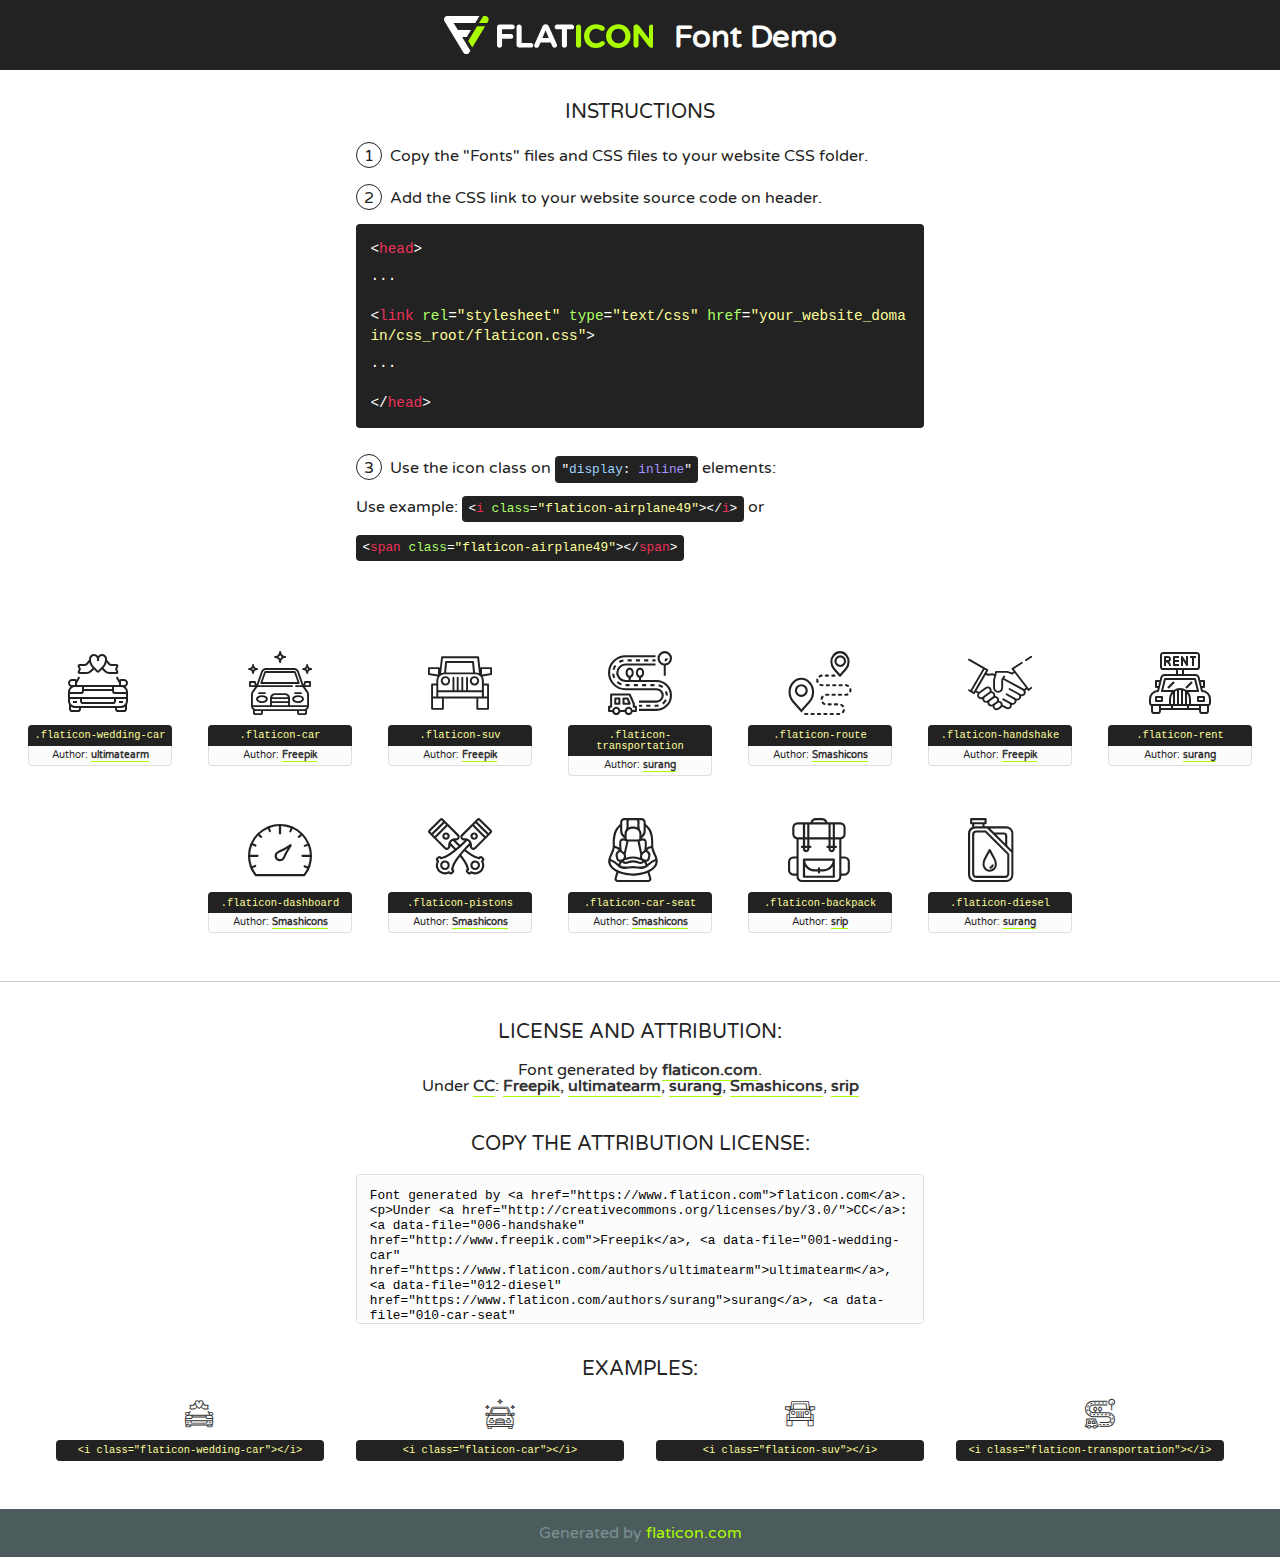
<file: projects/car template/fonts/flaticon/font/flaticon.html>
<!DOCTYPE html>
<!--
  Flaticon icon font: Flaticon
  Creation date: 29/10/2019 06:11
-->
<html>
<!DOCTYPE html>
<html>

<head>
    <title>Flaticon WebFont</title>
    <link href="http://fonts.googleapis.com/css?family=Varela+Round" rel="stylesheet" type="text/css" />
    <link rel="stylesheet" type="text/css" href="flaticon.css">
    <meta charset="UTF-8">
    <style>
    html, body, div, span, applet, object, iframe,
    h1, h2, h3, h4, h5, h6, p, blockquote, pre,
    a, abbr, acronym, address, big, cite, code,
    del, dfn, em, img, ins, kbd, q, s, samp,
    small, strike, strong, sub, sup, tt, var,
    b, u, i, center,
    dl, dt, dd, ol, ul, li,
    fieldset, form, label, legend,
    table, caption, tbody, tfoot, thead, tr, th, td,
    article, aside, canvas, details, embed, 
    figure, figcaption, footer, header, hgroup, 
    menu, nav, output, ruby, section, summary,
    time, mark, audio, video {
        margin: 0;
        padding: 0;
        border: 0;
        font-size: 100%;
        font: inherit;
        vertical-align: baseline;
    }
    /* HTML5 display-role reset for older browsers */
    article, aside, details, figcaption, figure, 
    footer, header, hgroup, menu, nav, section {
        display: block;
    }
    body {
        line-height: 1;
    }
    ol, ul {
        list-style: none;
    }
    blockquote, q {
        quotes: none;
    }
    blockquote:before, blockquote:after,
    q:before, q:after {
        content: '';
        content: none;
    }
    table {
        border-collapse: collapse;
        border-spacing: 0;
    }
    body {
        font-family: 'Varela Round', Helvetica, Arial, sans-serif;
        font-size: 16px;
        color: #222;
    }
    a {
        color: #333;
        border-bottom: 1px solid #a9fd00;
        font-weight: bold;
        text-decoration: none;
    }
    * {
        -moz-box-sizing: border-box;
        -webkit-box-sizing: border-box;
        box-sizing: border-box;
        margin: 0;
        padding: 0;
    }
    [class^="flaticon-"]:before, [class*=" flaticon-"]:before, [class^="flaticon-"]:after, [class*=" flaticon-"]:after {
        font-family: Flaticon;
        font-size: 30px;
        font-style: normal;
        margin-left: 20px;
        color: #333;
    }
    .wrapper {
        max-width: 600px;
        margin: auto;
        padding: 0 1em;
    }
    .title {
        font-size: 1.25em;
        text-align: center;
        margin-bottom: 1em;
        text-transform: uppercase;
    }
    header {
        text-align: center;
        background-color: #222;
        color: #fff;
        padding: 1em;
    }
    header .logo {
        width: 210px;
        height: 38px;
        display: inline-block;
        vertical-align: middle;
        margin-right: 1em;
        border: none;
    }
    header strong {
        font-size: 1.95em;
        font-weight: bold;
        vertical-align: middle;
        margin-top: 5px;
        display: inline-block;
    }
    .demo {
        margin: 2em auto;
        line-height: 1.25em;
    }
    .demo ul li {
        margin-bottom: 1em;
    }
    .demo ul li .num {
        color: #222;
        border-radius: 20px;
        display: inline-block;
        width: 26px;
        padding: 3px;
        height: 26px;
        text-align: center;
        margin-right: 0.5em;
        border: 1px solid #222;
    }
    .demo ul li code {
        background-color: #222;
        border-radius: 4px;
        padding: 0.25em 0.5em;
        display: inline-block;
        color: #fff;
        font-family: Consolas,Monaco,Lucida Console,Liberation Mono,DejaVu Sans Mono,Bitstream Vera Sans Mono,Courier New, monospace;
        font-weight: lighter;
        margin-top: 1em;
        font-size: 0.8em;
        word-break: break-all;
    }
    .demo ul li code.big {
        padding: 1em;
        font-size: 0.9em;
    }
    .demo ul li code .red {
        color: #EF3159;
    }
    .demo ul li code .green {
        color: #ACFF65;
    }
    .demo ul li code .yellow {
        color: #FFFF99;
    }
    .demo ul li code .blue {
        color: #99D3FF;
    }
    .demo ul li code .purple {
        color: #A295FF;
    }
    .demo ul li code .dots {
        margin-top: 0.5em;
        display: block;
    }
    #glyphs {
        border-bottom: 1px solid #ccc;
        padding: 2em 0;
        text-align: center;
    }
    .glyph {
        display: inline-block;
        width: 9em;
        margin: 1em;
        text-align: center;
        vertical-align: top;
        background: #FFF;
    }
    .glyph .glyph-icon {
        padding: 10px;
        display: block;
        font-family:"Flaticon";
        font-size: 64px;
        line-height: 1;
    }
    .glyph .glyph-icon:before {
        font-size: 64px;
        color: #222;
        margin-left: 0;
    }
    .class-name {
        font-size: 0.65em;
        background-color: #222;
        color: #fff;
        border-radius: 4px 4px 0 0;
        padding: 0.5em;
        color: #FFFF99;
        font-family: Consolas,Monaco,Lucida Console,Liberation Mono,DejaVu Sans Mono,Bitstream Vera Sans Mono,Courier New, monospace;
    }
    .author-name {
        font-size: 0.6em;
        background-color: #fcfcfd;
        border: 1px solid #DEDEE4;
        border-top: 0;
        border-radius: 0 0 4px 4px;
        padding: 0.5em;
    }
    .class-name:last-child {
        font-size: 10px;
        color:#888;
    }
    .class-name:last-child a {
        font-size: 10px;
        color:#555;
    }
    .class-name:last-child a:hover {
        color:#a9fd00;
    }
    .glyph > input {
        display: block;
        width: 100px;
        margin: 5px auto;
        text-align: center;
        font-size: 12px;
        cursor: text;
    }
    .glyph > input.icon-input {
        font-family:"Flaticon";
        font-size: 16px;
        margin-bottom: 10px;
    }
    .attribution .title {
        margin-top: 2em;
    }
    .attribution textarea {
        background-color: #fcfcfd;
        padding: 1em;
        border: none;
        box-shadow: none;
        border: 1px solid #DEDEE4;
        border-radius: 4px;
        resize: none;
        width: 100%;
        height: 150px;
        font-size: 0.8em;
        font-family: Consolas,Monaco,Lucida Console,Liberation Mono,DejaVu Sans Mono,Bitstream Vera Sans Mono,Courier New, monospace;
        -webkit-appearance: none;
    }
    .iconsuse {
        margin: 2em auto;
        text-align: center;
        max-width: 1200px;
    }
    .iconsuse:after {
        content: '';
        display: table;
        clear: both;
    }
    .iconsuse .image {
        float: left;
        width: 25%;
        padding: 0 1em;
    }
    .iconsuse .image p {
        margin-bottom: 1em;
    }
    .iconsuse .image span {
        display: block;
        font-size: 0.65em;
        background-color: #222;
        color: #fff;
        border-radius: 4px;
        padding: 0.5em;
        color: #FFFF99;
        margin-top: 1em;
        font-family: Consolas,Monaco,Lucida Console,Liberation Mono,DejaVu Sans Mono,Bitstream Vera Sans Mono,Courier New, monospace;
    }
    #footer {
        text-align: center;
        background-color: #4C5B5C;
        color: #7c9192;
        padding: 1em;
    }
    #footer a {
        border: none;
        color: #a9fd00;
        font-weight: normal;
    }
    @media (max-width: 960px) {
        .iconsuse .image {
            width: 50%;
        }
    }
    @media (max-width: 560px) {
        .iconsuse .image {
            width: 100%;
        }
    }
    </style>
</head>

<body class="characters-off">

    <header>
        <a href="https://www.flaticon.com" target="_blank" class="logo">
            <svg version="1.1" xmlns="http://www.w3.org/2000/svg" xmlns:xlink="http://www.w3.org/1999/xlink" xmlns:a="http://ns.adobe.com/AdobeSVGViewerExtensions/3.0/" viewBox="0 0 560.875 102.036" enable-background="new 0 0 560.875 102.036" xml:space="preserve">
                <defs>
                </defs>
                <g>
                    <g class="letters">
                        <path fill="#ffffff" d="M141.596,29.675c0-3.777,2.985-6.767,6.764-6.767h34.438c3.426,0,6.15,2.728,6.15,6.15
                        c0,3.43-2.724,6.149-6.15,6.149h-27.674v13.091h23.719c3.429,0,6.151,2.724,6.151,6.15c0,3.43-2.723,6.149-6.151,6.149h-23.719
                        v17.574c0,3.773-2.986,6.761-6.764,6.761c-3.779,0-6.764-2.989-6.764-6.761V29.675z"></path>
                        <path fill="#ffffff" d="M193.844,29.149c0-3.781,2.985-6.767,6.764-6.767c3.776,0,6.763,2.985,6.763,6.767v42.957h25.039
                        c3.426,0,6.149,2.726,6.149,6.153c0,3.425-2.723,6.15-6.149,6.15h-31.802c-3.779,0-6.764-2.986-6.764-6.768V29.149z"></path>
                        <path fill="#ffffff" d="M241.891,75.71l21.438-48.407c1.492-3.341,4.215-5.357,7.906-5.357h0.792
                        c3.686,0,6.323,2.017,7.815,5.357l21.439,48.407c0.436,0.967,0.701,1.845,0.701,2.723c0,3.602-2.809,6.501-6.414,6.501
                        c-3.161,0-5.269-1.845-6.499-4.655l-4.132-9.661h-27.059l-4.301,10.102c-1.144,2.631-3.426,4.214-6.237,4.214
                        c-3.517,0-6.24-2.81-6.24-6.325C241.1,77.64,241.451,76.677,241.891,75.71z M279.932,58.666l-8.521-20.297l-8.526,20.297H279.932
                        z"></path>
                        <path fill="#ffffff" d="M314.864,35.387H301.86c-3.429,0-6.239-2.813-6.239-6.238c0-3.429,2.811-6.24,6.239-6.24h39.533
                        c3.426,0,6.237,2.811,6.237,6.24c0,3.425-2.811,6.238-6.237,6.238h-13.001v42.785c0,3.773-2.99,6.761-6.764,6.761
                        c-3.779,0-6.764-2.989-6.764-6.761V35.387z"></path>
                        <path fill="#A9FD00" d="M352.615,29.149c0-3.781,2.985-6.767,6.767-6.767c3.774,0,6.761,2.985,6.761,6.767v49.024
                        c0,3.773-2.987,6.761-6.761,6.761c-3.781,0-6.767-2.989-6.767-6.761V29.149z"></path>
                        <path fill="#A9FD00" d="M374.132,53.836v-0.179c0-17.481,13.178-31.801,32.065-31.801c9.22,0,15.459,2.458,20.557,6.238
                        c1.402,1.054,2.637,2.985,2.637,5.357c0,3.692-2.985,6.59-6.681,6.59c-1.845,0-3.071-0.702-4.044-1.319
                        c-3.776-2.813-7.729-4.393-12.562-4.393c-10.364,0-17.831,8.611-17.831,19.154v0.173c0,10.542,7.291,19.329,17.831,19.329
                        c5.715,0,9.492-1.756,13.359-4.834c1.049-0.874,2.458-1.491,4.039-1.491c3.429,0,6.325,2.813,6.325,6.236
                        c0,2.106-1.056,3.78-2.282,4.834c-5.539,4.834-12.036,7.733-21.878,7.733C387.572,85.464,374.132,71.493,374.132,53.836z"></path>
                        <path fill="#A9FD00" d="M433.009,53.836v-0.179c0-17.481,13.79-31.801,32.766-31.801c18.981,0,32.592,14.143,32.592,31.628v0.173
                        c0,17.483-13.785,31.807-32.769,31.807C446.625,85.464,433.009,71.32,433.009,53.836z M484.224,53.836v-0.179
                        c0-10.539-7.725-19.326-18.626-19.326c-10.893,0-18.449,8.611-18.449,19.154v0.173c0,10.542,7.73,19.329,18.626,19.329
                        C476.676,72.986,484.224,64.378,484.224,53.836z"></path>
                        <path fill="#A9FD00" d="M506.233,29.321c0-3.774,2.99-6.763,6.767-6.763h1.401c3.252,0,5.183,1.583,7.029,3.953l26.093,34.265
                        V29.059c0-3.692,2.99-6.677,6.681-6.677c3.683,0,6.671,2.985,6.671,6.677v48.934c0,3.78-2.987,6.765-6.764,6.765h-0.436
                        c-3.257,0-5.188-1.581-7.034-3.953l-27.056-35.492v32.944c0,3.687-2.985,6.676-6.678,6.676c-3.683,0-6.673-2.989-6.673-6.676
                        V29.321z"></path>
                    </g>
                    <g class="insignia">
                        <path fill="#ffffff" d="M48.372,56.137h12.517l11.156-18.537H37.186L25.688,18.539h57.825L94.668,0H9.271
                        C5.925,0,2.842,1.801,1.198,4.716c-1.644,2.907-1.593,6.482,0.134,9.343l50.38,83.501c1.678,2.781,4.689,4.476,7.938,4.476
                        c3.246,0,6.257-1.695,7.935-4.476l2.898-4.804L48.372,56.137z"></path>
                        <g class="i">
                            <path fill="#A9FD00" d="M93.575,18.539h0.031v0.004l21.652,0.004l2.705-4.488c1.727-2.861,1.778-6.436,0.133-9.343
                            C116.454,1.801,113.371,0,110.026,0h-5.294L93.575,18.539z"></path>
                            <polygon fill="#A9FD00" points="88.291,27.356 64.725,66.486 75.519,84.404 109.942,27.356"></polygon>
                        </g>
                    </g>
                </g>
            </svg>
        </a>
        <strong>Font Demo</strong>
    </header>


    <section class="demo wrapper">

        <p class="title">Instructions</p>

        <ul>
            <li>
                <span class="num">1</span>Copy the "Fonts" files and CSS files to your website CSS folder.
            </li>
            <li>
                <span class="num">2</span>Add the CSS link to your website source code on header.
                <code class="big">
                    &lt;<span class="red">head</span>&gt;
                    <br/><span class="dots">...</span>
                    <br/>&lt;<span class="red">link</span> <span class="green">rel</span>=<span class="yellow">"stylesheet"</span> <span class="green">type</span>=<span class="yellow">"text/css"</span> <span class="green">href</span>=<span class="yellow">"your_website_domain/css_root/flaticon.css"</span>&gt;
                    <br/><span class="dots">...</span>
                    <br/>&lt;/<span class="red">head</span>&gt;
                </code>
            </li>

            <li>
                <p>
                    <span class="num">3</span>Use the icon class on <code>"<span class="blue">display</span>:<span class="purple"> inline</span>"</code> elements:
                    <br />
                    Use example: <code>&lt;<span class="red">i</span> <span class="green">class</span>=<span class="yellow">&quot;flaticon-airplane49&quot;</span>&gt;&lt;/<span class="red">i</span>&gt;</code> or <code>&lt;<span class="red">span</span> <span class="green">class</span>=<span class="yellow">&quot;flaticon-airplane49&quot;</span>&gt;&lt;/<span class="red">span</span>&gt;</code>
            </li>
        </ul>

    </section>




   <section id="glyphs">          
    
      
        <div class="glyph"><div class="glyph-icon flaticon-wedding-car"></div>
            <div class="class-name">.flaticon-wedding-car</div>
            <div class="author-name">Author: <a data-file="001-wedding-car" href="https://www.flaticon.com/authors/ultimatearm">ultimatearm</a> </div> 
        </div>        
        
        <div class="glyph"><div class="glyph-icon flaticon-car"></div>
            <div class="class-name">.flaticon-car</div>
            <div class="author-name">Author: <a data-file="002-car" href="http://www.freepik.com">Freepik</a> </div> 
        </div>        
        
        <div class="glyph"><div class="glyph-icon flaticon-suv"></div>
            <div class="class-name">.flaticon-suv</div>
            <div class="author-name">Author: <a data-file="003-suv" href="http://www.freepik.com">Freepik</a> </div> 
        </div>        
        
        <div class="glyph"><div class="glyph-icon flaticon-transportation"></div>
            <div class="class-name">.flaticon-transportation</div>
            <div class="author-name">Author: <a data-file="004-transportation" href="https://www.flaticon.com/authors/surang">surang</a> </div> 
        </div>        
        
        <div class="glyph"><div class="glyph-icon flaticon-route"></div>
            <div class="class-name">.flaticon-route</div>
            <div class="author-name">Author: <a data-file="005-route" href="https://www.flaticon.com/authors/smashicons">Smashicons</a> </div> 
        </div>        
        
        <div class="glyph"><div class="glyph-icon flaticon-handshake"></div>
            <div class="class-name">.flaticon-handshake</div>
            <div class="author-name">Author: <a data-file="006-handshake" href="http://www.freepik.com">Freepik</a> </div> 
        </div>        
        
        <div class="glyph"><div class="glyph-icon flaticon-rent"></div>
            <div class="class-name">.flaticon-rent</div>
            <div class="author-name">Author: <a data-file="007-rent" href="https://www.flaticon.com/authors/surang">surang</a> </div> 
        </div>        
        
        <div class="glyph"><div class="glyph-icon flaticon-dashboard"></div>
            <div class="class-name">.flaticon-dashboard</div>
            <div class="author-name">Author: <a data-file="008-dashboard" href="https://www.flaticon.com/authors/smashicons">Smashicons</a> </div> 
        </div>        
        
        <div class="glyph"><div class="glyph-icon flaticon-pistons"></div>
            <div class="class-name">.flaticon-pistons</div>
            <div class="author-name">Author: <a data-file="009-pistons" href="https://www.flaticon.com/authors/smashicons">Smashicons</a> </div> 
        </div>        
        
        <div class="glyph"><div class="glyph-icon flaticon-car-seat"></div>
            <div class="class-name">.flaticon-car-seat</div>
            <div class="author-name">Author: <a data-file="010-car-seat" href="https://www.flaticon.com/authors/smashicons">Smashicons</a> </div> 
        </div>        
        
        <div class="glyph"><div class="glyph-icon flaticon-backpack"></div>
            <div class="class-name">.flaticon-backpack</div>
            <div class="author-name">Author: <a data-file="011-backpack" href="https://www.flaticon.com/authors/srip">srip</a> </div> 
        </div>        
        
        <div class="glyph"><div class="glyph-icon flaticon-diesel"></div>
            <div class="class-name">.flaticon-diesel</div>
            <div class="author-name">Author: <a data-file="012-diesel" href="https://www.flaticon.com/authors/surang">surang</a> </div> 
        </div>        
        

    </section>



    <section class="attribution wrapper"   style="text-align:center;">

      <div class="title">License and attribution:</div><div class="attrDiv">Font generated by <a href="https://www.flaticon.com">flaticon.com</a>. <div><p>Under <a href="http://creativecommons.org/licenses/by/3.0/">CC</a>: <a data-file="006-handshake" href="http://www.freepik.com">Freepik</a>, <a data-file="001-wedding-car" href="https://www.flaticon.com/authors/ultimatearm">ultimatearm</a>, <a data-file="012-diesel" href="https://www.flaticon.com/authors/surang">surang</a>, <a data-file="010-car-seat" href="https://www.flaticon.com/authors/smashicons">Smashicons</a>, <a data-file="011-backpack" href="https://www.flaticon.com/authors/srip">srip</a></p>  </div>
      </div>
      <div class="title">Copy the Attribution License:</div>

    <textarea onclick="this.focus();this.select();">Font generated by &lt;a href=&quot;https://www.flaticon.com&quot;&gt;flaticon.com&lt;/a&gt;. <p>Under <a href="http://creativecommons.org/licenses/by/3.0/">CC</a>: <a data-file="006-handshake" href="http://www.freepik.com">Freepik</a>, <a data-file="001-wedding-car" href="https://www.flaticon.com/authors/ultimatearm">ultimatearm</a>, <a data-file="012-diesel" href="https://www.flaticon.com/authors/surang">surang</a>, <a data-file="010-car-seat" href="https://www.flaticon.com/authors/smashicons">Smashicons</a>, <a data-file="011-backpack" href="https://www.flaticon.com/authors/srip">srip</a></p>  
     </textarea>

    </section>

    <section class="iconsuse">

          <div class="title">Examples:</div>            
             
            <div class="image">
                <p>
                    <i class="glyph-icon flaticon-wedding-car"></i> 
                    <span>&lt;i class=&quot;flaticon-wedding-car&quot;&gt;&lt;/i&gt;</span>
                </p>
            </div>
            
            <div class="image">
                <p>
                    <i class="glyph-icon flaticon-car"></i> 
                    <span>&lt;i class=&quot;flaticon-car&quot;&gt;&lt;/i&gt;</span>
                </p>
            </div>
            
            <div class="image">
                <p>
                    <i class="glyph-icon flaticon-suv"></i> 
                    <span>&lt;i class=&quot;flaticon-suv&quot;&gt;&lt;/i&gt;</span>
                </p>
            </div>
            
            <div class="image">
                <p>
                    <i class="glyph-icon flaticon-transportation"></i> 
                    <span>&lt;i class=&quot;flaticon-transportation&quot;&gt;&lt;/i&gt;</span>
                </p>
            </div>
                       
        </div>
                            
    </section>

<div id="footer">
    <div>Generated by <a href="https://www.flaticon.com">flaticon.com</a>
    </div>
</div>



</body>
</html>
</file>
<file: projects/bank template/css/style.css>
/********** Template CSS **********/
:root {
    --primary: #355EFC;
    --secondary: #E93C05;
    --tertiary: #555555;
    --light: #DFE4FD;
    --dark: #011A41;
}

.back-to-top {
    position: fixed;
    display: none;
    right: 30px;
    bottom: 30px;
    z-index: 99;
}

h1,
.h1,
h2,
.h2,
.fw-bold {
    font-weight: 700 !important;
}

h3,
.h3,
h4,
.h4,
.fw-medium {
    font-weight: 600 !important;
}

h5,
.h5,
h6,
.h6,
.fw-semi-bold {
    font-weight: 500 !important;
}


/*** Spinner ***/
#spinner {
    opacity: 0;
    visibility: hidden;
    transition: opacity .5s ease-out, visibility 0s linear .5s;
    z-index: 99999;
}

#spinner.show {
    transition: opacity .5s ease-out, visibility 0s linear 0s;
    visibility: visible;
    opacity: 1;
}


/*** Button ***/
.btn {
    transition: .5s;
    font-weight: 500;
}

.btn-primary,
.btn-outline-primary:hover {
    color: var(--light);
}

.btn-square {
    width: 38px;
    height: 38px;
}

.btn-sm-square {
    width: 32px;
    height: 32px;
}

.btn-lg-square {
    width: 48px;
    height: 48px;
}

.btn-square,
.btn-sm-square,
.btn-lg-square {
    padding: 0;
    display: flex;
    align-items: center;
    justify-content: center;
    font-weight: normal;
}


/*** Navbar ***/
.fixed-top {
    transition: .5s;
}

.top-bar {
    height: 45px;
    border-bottom: 1px solid rgba(53, 94, 252, .07);
}

.navbar .dropdown-toggle::after {
    border: none;
    content: "\f107";
    font-family: "Font Awesome 5 Free";
    font-weight: 900;
    vertical-align: middle;
    margin-left: 8px;
}

.navbar .navbar-nav .nav-link {
    padding: 25px 15px;
    color: var(--tertiary);
    font-weight: 500;
    outline: none;
}

.navbar .navbar-nav .nav-link:hover,
.navbar .navbar-nav .nav-link.active {
    color: var(--primary);
}

@media (max-width: 991.98px) {
    .navbar .navbar-nav {
        margin-top: 10px;
        border-top: 1px solid rgba(0, 0, 0, .07);
        background: #FFFFFF;
    }

    .navbar .navbar-nav .nav-link {
        padding: 10px 0;
    }
}

@media (min-width: 992px) {
    .navbar .nav-item .dropdown-menu {
        display: block;
        visibility: hidden;
        top: 100%;
        transform: rotateX(-75deg);
        transform-origin: 0% 0%;
        transition: .5s;
        opacity: 0;
    }

    .navbar .nav-item:hover .dropdown-menu {
        transform: rotateX(0deg);
        visibility: visible;
        transition: .5s;
        opacity: 1;
    }
}


/*** Header ***/
.carousel-caption {
    top: 0;
    left: 0;
    right: 0;
    bottom: 0;
    display: flex;
    align-items: center;
    justify-content: center;
    text-align: start;
    z-index: 1;
}

.carousel-control-prev,
.carousel-control-next {
    width: 3rem;
}

.carousel-control-prev-icon,
.carousel-control-next-icon {
    width: 3rem;
    height: 3rem;
    background-color: var(--primary);
    border: 10px solid var(--primary);
}

.carousel-control-prev-icon {
    border-radius: 0 3rem 3rem 0;
}

.carousel-control-next-icon {
    border-radius: 3rem 0 0 3rem;
}

@media (max-width: 768px) {
    #header-carousel .carousel-item {
        position: relative;
        min-height: 450px;
    }
    
    #header-carousel .carousel-item img {
        position: absolute;
        width: 100%;
        height: 100%;
        object-fit: cover;
    }
}

.page-header {
    padding-top: 12rem;
    padding-bottom: 6rem;
    background: url(../img/header.jpg) top left no-repeat;
    background-size: cover;
}

.page-header .breadcrumb-item,
.page-header .breadcrumb-item a {
    font-weight: 500;
}

.page-header .breadcrumb-item+.breadcrumb-item::before {
    color: var(--tertiary);
}


/*** Facts ***/
.facts {
    background: linear-gradient(rgba(53, 94, 252, .95), rgba(53, 94, 252, .95)), url(../img/bg.png);
}


/*** Callback ***/
.callback {
    position: relative;
}

.callback::before {
    position: absolute;
    content: "";
    width: 100%;
    height: 50%;
    top: 0;
    left: 0;
    background: linear-gradient(rgba(53, 94, 252, .95), rgba(53, 94, 252, .95)), url(../img/bg.png);
    z-index: -1;
}


/*** Feature ***/
.feature .feature-box,
.feature .feature-box * {
    transition: .5s;
}

.feature .feature-box:hover {
    background: var(--primary);
    border-color: var(--primary) !important;
}

.feature .feature-box:hover * {
    color: #FFFFFF !important;
}


/*** Service ***/
.service .nav .nav-link {
    transition: .5s;
}

.service .nav .nav-link.active {
    border-color: var(--primary) !important;
    background: var(--primary);
}

.service .nav .nav-link.active h5 {
    color: #FFFFFF !important;
}

.service .nav .nav-link.active h5 i {
    color: #FFFFFF !important;
}


/*** Project ***/
.project-item,
.project-item .project-img {
    position: relative;
}

.project-item .project-img a {
    position: absolute;
    width: 100%;
    height: 100%;
    top: 0;
    left: 0;
    background: rgba(255, 255, 255, .5);
    display: flex;
    align-items: center;
    justify-content: center;
    border-radius: 8px;
    opacity: 0;
    transition: .5s;
}

.project-item:hover .project-img a {
    opacity: 1;
}

.project-item .project-title {
    position: absolute;
    top: 3rem;
    right: 0;
    bottom: 0;
    left: 3rem;
    border: 1px solid var(--light);
    border-radius: 8px;
    display: flex;
    align-items: flex-end;
    padding: 18px;
    z-index: -1;
    transition: .5s;
}

.project-item:hover .project-title {
    background: var(--primary);
    border-color: var(--primary);
}

.project-item .project-title h4 {
    transition: .5s;
}

.project-item:hover .project-title h4 {
    color: #FFFFFF;
}

.project-carousel .owl-nav {
    margin-top: 25px;
    display: flex;
    justify-content: center;
}

.project-carousel .owl-nav .owl-prev,
.project-carousel .owl-nav .owl-next {
    margin: 0 12px;
    width: 45px;
    height: 45px;
    display: flex;
    align-items: center;
    justify-content: center;
    color: var(--primary);
    background: var(--light);
    border-radius: 45px;
    font-size: 22px;
    transition: .5s;
}

.project-carousel .owl-nav .owl-prev:hover,
.project-carousel .owl-nav .owl-next:hover {
    background: var(--primary);
    color: var(--light);
}


/*** Team ***/
.team-item {
    position: relative;
    padding: 4rem 0;
}

.team-item img {
    position: relative;
    z-index: 2;
}

.team-item .team-text {
    position: absolute;
    top: 0;
    right: 3rem;
    bottom: 0;
    left: 3rem;
    padding: 15px;
    border: 1px solid var(--light);
    border-radius: 8px;
    display: flex;
    flex-direction: column;
    align-items: center;
    justify-content: space-between;
    transition: .5s;
    z-index: 1;
}

.team-item:hover .team-text {
    background: var(--primary);
    border-color: var(--primary);
}

.team-item .team-text h4 {
    transition: .5s;
}

.team-item:hover .team-text h4 {
    color: #FFFFFF;
}

.team-item .team-social .btn {
    background: var(--light);
    color: var(--primary);
}

.team-item:hover .team-social .btn {
    background: #FFFFFF;
}

.team-item .team-social .btn:hover {
    background: var(--primary);
    color: var(--light);
}


/*** Testimonial ***/
.testimonial-item {
    position: relative;
    text-align: center;
    padding-top: 30px;
}

.testimonial-item .testimonial-text {
    position: relative;
    text-align: center;
}

.testimonial-item .testimonial-text .btn-square {
    position: absolute;
    width: 60px;
    height: 60px;
    top: -30px;
    left: 50%;
    transform: translateX(-50%);
}

.testimonial-item .testimonial-text::before {
    position: absolute;
    content: "";
    bottom: -60px;
    left: 50%;
    transform: translateX(-50%);
    border: 30px solid;
    border-color: var(--light) transparent transparent transparent;
}

.testimonial-item .testimonial-text::after {
    position: absolute;
    content: "";
    bottom: -59px;
    left: 50%;
    transform: translateX(-50%);
    border: 30px solid;
    border-color: #FFFFFF transparent transparent transparent;
}

.testimonial-carousel .owl-item img {
    margin: 0 auto;
    width: 100px;
    height: 100px;
}

.testimonial-carousel .owl-dots {
    margin-top: 25px;
    display: flex;
    align-items: flex-end;
    justify-content: center;
}

.testimonial-carousel .owl-dot {
    position: relative;
    display: inline-block;
    margin: 0 5px;
    width: 30px;
    height: 30px;
    border: 1px solid var(--light);
    border-radius: 30px;
    transition: .5s;
}

.testimonial-carousel .owl-dot::after {
    position: absolute;
    content: "";
    width: 16px;
    height: 16px;
    top: 6px;
    left: 6px;
    border-radius: 16px;
    background: var(--light);
    transition: .5s;
}

.testimonial-carousel .owl-dot.active {
    border-color: var(--primary);
}

.testimonial-carousel .owl-dot.active::after {
    background: var(--primary);
}


/*** Footer ***/
.footer .btn.btn-link {
    display: block;
    margin-bottom: 5px;
    padding: 0;
    text-align: left;
    color: var(--light);
    font-weight: normal;
    text-transform: capitalize;
    transition: .3s;
}

.footer .btn.btn-link::before {
    position: relative;
    content: "\f105";
    font-family: "Font Awesome 5 Free";
    font-weight: 900;
    margin-right: 10px;
}

.footer .btn.btn-link:hover {
    color: var(--primary);
    letter-spacing: 1px;
    box-shadow: none;
}

.copyright {
    color: var(--light);
    background: #000B1C;
}

.copyright a {
    color: var(--light);
}

.copyright a:hover {
    color: var(--primary);
}
</file>
<file: projects/foodtemplate/css/style.css>
*{
    margin: 0px;
    padding: 0px;
    box-sizing: border-box;
}
.background{
    width:300vw;
    height: 500vh;
    background-image: linear-gradient(rgba(0,0,0,0.1),rgba(20,300,220,0.2)) , url(../images/1.jpg) ;
    background-size: 180% 150%;
    
}
.header{
    width: 100%;
    height: 80px;
   position: fixed;
   z-index: 10;
   background-color: rgba(16, 15, 12, 0.64);
}
.header ul{
    display: none;
    position: absolute;
    top: 35px;font-family: 'Poppins', sans-serif;
    left: 450px;
}
.header ul li{
    display: inline-block;
    margin-right: 35px;
}
.header ul li a{
    text-decoration: none;
    color: white;
}
.header ul li a:hover{
    color: #FFBE00;
}
.background .but{
    padding: 10px 27px;
font-size: 14px;
background-color: #82B440;
color: #ffffff;
position: fixed;
top: 320px;
right: 40px;
margin: 0px 10px 0px 0px;
border-radius: 40px;
z-index: 15;
border: 1px solid #82B440;
}
.background h1{
    font-size: 65px;
color: white;
padding: 250px 120px;
font-family: 'Playfair Display', serif;
z-index: 5;
}
.header img{
    margin: 28px 0px 10px 105px;
}
/*.icon.fa-cart-plus{
height: 40px;
width: 40px;
margin: 20px 0px 20px 300px;
background-color: none;
border-radius: 80%;
position: absolute;
}*/
.image img{
    position: absolute;
    height: 533px;
    width: 415px;
    right: 120px;
    top: 210px;
}
.leaf img{
    position: absolute;
    top: 615px;
    left: 78px;
    height: 78px;
    width: 120px;
    z-index: 4;
}
.chili img{
    position: absolute;
    top: 4px;
    left: 90px;
    z-index: 2;
}
.sandle img{
    position: absolute;
    top: 265px;
    left: 705px;
    z-index: 3;
}
.background p{
    color: #ffffff;
    text-align: justify;
    font-size: 18px;
    position: absolute;
    top: 440px;
    left: 120px;
}
.background .but1{
padding: 12px 30px;
font-size: 14px;
background-color: #FFBE00;
position: absolute;
top: 520px;
left: 120px;
margin: 0px 10px 0px 0px;
border-radius: 40px;
}
.background .but1:hover{
    background-color: black;
    color: white;
    
}
.background .but2{
     padding: 12px 30px;
    font-size: 14px;
    background-color: black;
color: #ffffff;
    position: absolute;
    top: 520px;
    left: 280px;
    margin: 0px 10px 0px 0px;
    border-radius: 35px;
    border: 1px solid;
}
.background .but2:hover{
    background-color: #ffffff;
    color: black;
}
.background .food1{
    position: absolute;
    top: 690px;
    left: 130px;
 }  
  .background .food2{
    position: absolute;
    top: 690px;
    left: 350px;
 }   
 .background .food3{
    position: absolute;
    top: 690px;
    left: 570px;
 }   
 .background .food4{
    position: absolute;
    top: 690px;
    left: 790px;
 }   
 .background .food5{
    position: absolute;
    top: 690px;
    left: 1010px;
 }   
 .background .food6{
    position: absolute;
    top: 690px;
    left: 1230px;
 } 
 .background .food1 :hover,.food2 :hover,.food3 :hover,.food4 :hover,.food5 :hover,.food6 :hover{
height: 109px;
width: 111px;
 }  
.aboutus{
    margin: 250px 0px 40px 0px;
}
.aboutus .about3{
    position: absolute;
    top: 960px;
    right: 0px;
}
.about1 .about2{
    position: absolute;
    top: 895px;
    left: 385px;
}
.aboutus .about7{
    position: absolute;
    top: 954px;
    right: 650px;
}
.aboutus .about6{
    position: absolute;
    top: 970px;
    right:460px;
}
.aboutus .about5{
    position: absolute;
    top: 1000px;
    right: 260px;
}
.aboutus .about4{
    position: absolute;
    top: 965px;
    right: 110px;
}
.aboutus .about{
position: absolute;
top: 1050px;
right: 160px;
}
.aboutus .about span{
    font-size: 16px;
    color: #FFBE00;
    font-family: 'Poppins', sans-serif;
}
.aboutus .about h2{
    font-size: 35px;
    text-align: justify;
    margin: 13px 0px 20px 0px;
    font-family: 'Playfair Display', serif;
}
.aboutus .about p{
    font-family: 'Poppins', sans-serif;
    font-size: 15px;
    word-spacing: 3px;
    color: #2E2E30;
}
.background .fa-arrow-alt-circle-up{
    position:absolute;
    bottom: 30px;
    right: 50px;
    font-size: 50px;
    color: #FFBE00;
    position: fixed;
    text-shadow:  1px 1px 2px #dcaa12;
    z-index: 15;
}
.background .fa-arrow-alt-circle-up:hover{
    color: black;
    text-shadow: 1px 1px 2px black;
}
.aboutus .but3{
    padding: 12px 29px;
font-size: 15px;
font-family: 'Poppins', sans-serif;
border:none;
background-color: #FFBE00;
position: absolute;
top: 260px;
right: 395px;
margin: 40px 0px 0px 0px;
border-radius: 40px;
}
.aboutus .but3:hover{
    background-color: black;
    color: #ffffff;
}
.services .title{
    text-align: center;
    margin-top: 70px;
    height: 17vh;
    width: 100%;
}
.services .slide{
    display: flex;
    text-align: center;
    height: 40vh;
    border-radius: 5px ;
    margin: 36px 135px 140px 135px ;
    padding: 40px;
}
.services .title span{
    font-family: 'Poppins', sans-serif;
    color: #FFBE00;
}
.services .title h2{
    margin-top: 16px;
    font-size: 35px;
    margin-bottom: 13px;
}
.services .title p{
    font-family: 'Poppins', sans-serif;
    color: #2E2E30;
}
.slide .discount{
background-image: url(../images/service-shape.png);
width: 24vw;
height: 41vh;
margin-right: 22px;
}
.slide .discount:hover{
    background-color: #FFBE00;
    border-radius: 15px;
}
.discount img{
margin: 30px 0px 15px 0px;
}
.discount h3{font-size: 22px;}
.discount p{font-family: 'Poppins', sans-serif;
    padding: 14px 10px;
    color: #2E2E30;
}
.slide .fresh{
    background-image: url(../images/service-shape.png);
width: 24vw;
height: 41vh;
margin-right: 22px;
background-color: #FFBE00;
    border-radius: 15px;
}
.fresh img{
    margin: 30px 0px 15px 0px;
}.fresh h3{font-size: 22px;}
.fresh p{
    font-family: 'Poppins', sans-serif;
    padding: 14px 10px;
    color: #2E2E30;
}
.slide .fast{
    background-image: url(../images/service-shape.png);
width: 24vw;
height: 41vh;
}.fast h3{ font-size: 22px;}
.fast p{font-family: 'Poppins', sans-serif;
    padding: 14px 10px;
    color: #2E2E30;}
.slide .fast:hover{
    background-color: #FFBE00;
    border-radius: 15px;
}
.fast img{
    margin: 30px 0px 15px 0px;
}
.collection{
   height: 182vh;
background-color: rgb(255, 251, 247);

}
.collection .regular{
    text-align: center;
    height: 30vh;
    width: 100%;
padding: 70px;
}
.collection .regular span{
    font-family: 'Poppins', sans-serif;
    color: #FFBE00;
}
.collection .regular h2{
    margin-top: 16px;
    font-size: 35px;
    margin-bottom: 13px;

}
.collection .regular p{
    font-family: 'Poppins', sans-serif;
    color: #2E2E30;
}
.collection .pop1 .a{
    margin: 10px 15px 10px 90px;
    width: 19.5vw;
    height: 56vh;
background-color: rgba(252, 250, 226, 0.112);box-shadow: 2px 2px 4px beige;
}

.collection .pop1 .b,.c,.d{
    width: 19.5vw;
    height: 56vh;
background-color: rgba(252, 250, 226, 0.112);
margin: 10px 15px;
box-shadow: 2px 2px 4px beige;
}
.collection .pop2 .e{
    margin: 10px 15px 10px 90px;
    width: 19.5vw;
    height: 56vh;
background-color: rgba(252, 250, 226, 0.063) ;box-shadow: 2px 2px 4px beige;
}
.collection .pop2 .f,.g,.h{
    width: 19.5vw;
    height: 56vh;
background-color: rgba(252, 250, 226, 0.112);
margin: 10px 15px;
box-shadow: 2px 2px 4px beige;
}
.collection .pop input[type="number"]{
    height: 23px;
    width: 42px;
    margin: 20px 0px 0px 130px;
    background-color: rgba(252, 250, 226, 0.063);
    border: 2px solid rgba(73, 73, 40, 0.126);
}
.collection .pop span{
    font-size: 22px;
    font-family: 'Poppins', sans-serif;
    color: #FE3333;
    margin-left: 20px;
}
.collection .pop h3{
    font-size: 18px;
    font-family: 'Poppins', sans-serif;
    margin-left: 20px;
    margin-top: 12px;
    color: #030320;
    font-weight: 530;
}
.collection .pop1{
    display: flex;
    margin: 20px 20px;
}
.collection .pop2{
    display: flex;
    margin: 20px 20px;
}
.collection ul{
    margin: 30px 0px 40px 0px;
    text-align: center;
}

.collection ul li{
    display: inline-block;
    margin-right: 35px;
    text-align: center;
}
.collection ul li a{
    text-decoration: none;
    color: black;
    padding: 4px 15px;
    border-radius: 25px ;
}
.collection ul li a:hover{
     background-color: #FFBE00;
    color: #ffffff;
}
.collection .view a{
    font-size: 20px;
    color: black;
    text-align: center;
    width: 100%;
padding: 30px 660px;
font-family: 'Poppins', sans-serif;

}.collection .view a:hover{
    color: #FFBE00;
}
.download {
    height: 155vh;
}
.download .down{
    position: absolute;
    top: 3540px;
    right: 170px;
    animation: down 6s infinite;
}
@keyframes down{
    0%{
top: 3520px;
right: 170px;
    }
    50%{
        top: 3580px;
        right: 170px;
        transform: translateY(60px);
    }
    
    100%{
        top: 3520px;
    }
}
.download .content{
    height: 40vh;
    text-align: justify;
    margin-top: 120px;
    padding: 0px 0px 0px 90px;
}
.content span{
    font-family: 'Poppins', sans-serif;
color:#FFBE00;
}
.content h2{
    font-family: 'Playfair Display', serif;
    font-size: 38px;  
    margin-top: 15px;
}
.content p{ font-family: 'Poppins', sans-serif;
margin: 15px 0px 25px 0px;
line-height : 21px;
color: #2E2E30;
}.content ul .content1:hover,.content2:hover,.content3:hover{
    margin-left: 24px;
}
.content ul .content1,.content2,.content3{
    width: 25vw;
    height: 13vh;
    box-shadow: 2px 2px 4px rgb(234, 222, 222);
    border-radius: 12px;
    display: flex;
    margin: 30px 5px;
}
ul h6{ margin-top: 38px;margin-left: 21px;
    font-size: 20px;font-weight: 500;
    font-family: 'Poppins', sans-serif;
}
ul .same{
    border-radius: 100%;
    height: 50px;
    width: 50px;
    background-color: #FFBE00;
    color: #030320;
    margin: 22px 0px 0px 25px;
}
ul h3{font-family: 'Poppins', sans-serif;
    font-size: 29px; font-weight: 550;
    text-align: center;
    margin-top: 8px;
}
.download .google{position: absolute;
top: 4230px;left: 110px;
}
.download .app{position: absolute;
    top: 4230px;left: 350px;
}
.join{
    height: 66vh;
    background-color: #030320;
}
.join .fly{
    position: absolute;
    top: 640vh;left: 12vw;
}
 .join .man{
    text-align: justify;
    position: absolute;
    top: 677vh;left: 51vw;
 }.man p{
    color: #ffffff;
    font-size: 15px;
    font-family: 'Poppins', sans-serif;margin-bottom: 30px;
 }
 .man button{font-size: 18px;
    padding: 15px 32px;
    border-radius: 29px;
    background-color: #FFBE00;
 } .man button:hover{
    background-color: #030320;
    color: #ffffff;
    border: 1px solid #ffffff;
 }
 .man h2{color: #FFBE00;
    font-size: 35px;margin-bottom: 23px;
    font-family: 'Playfair Display', serif;
 }
.chef{
    height: 107vh;
}
.chef .chefname{
    height: 30vh;text-align: center;
    margin-top: 16vh;
}.chefname span{font-family: 'Poppins', sans-serif;
    color: #FFBE00; 
}.chefname h2{font-family: 'Playfair Display', serif;
    font-size: 33px;margin-top: 15px;
}
.chefname p{font-family: 'Poppins', sans-serif;
    color: #2E2E30;margin-top: 15px;
}
.chef .chefmain{
    display: flex;
}
.chef .chefmain .chef2{
    margin: 10px 15px;
    width: 20vw;
    height: 53vh;
background-image: url(../images/6\ \(1\).jpg);
background-repeat: no-repeat;
background-size: 100% 105%;
}.chef .chefmain .chef1{ width: 20vw;
    height: 53vh;
    margin: 10px 15px 10px 90px;
background-image: url(../images/1\ \(2\).jpg);
background-repeat: no-repeat;
background-size: 100% 105%;
}
.chef .chefmain .chef3{width: 20vw;
    height: 53vh;
    margin: 10px 15px;
background-image: url(../images/3\ \(1\).jpg);
background-repeat: no-repeat;
background-size: 100% 105%;
}
.chef .chefmain .chef4{width: 20vw;
    height: 53vh;
    margin: 10px 15px;
background-image: url(../images/7\ \(1\).jpg);
background-repeat: no-repeat;
background-size: 100% 105%;

}
.chef1 .one{ background-color: rgba(16, 15, 12, 0.634);
    padding: 18px 50px;
    margin-top: 41vh;
    border-top-right-radius: 10px;
    border-top-left-radius: 10px ;
    font-family: 'Poppins', sans-serif;
}
.chef2 .two{
    background-color: rgba(16, 15, 12, 0.634);
    padding: 18px 50px;
    margin-top: 41vh;
    border-top-right-radius: 10px;
    border-top-left-radius: 10px ;
    font-family: 'Poppins', sans-serif;
}
.chef3 .three{
    background-color: rgba(16, 15, 12, 0.634);
    padding: 18px 50px;
    margin-top: 41vh;
    border-top-right-radius: 10px;
    border-top-left-radius: 10px ;
    font-family: 'Poppins', sans-serif;
}
.chef4 .four{
    background-color: rgba(9, 9, 2, 0.74);
    padding: 18px 50px;
    margin-top: 41vh;
    border-top-right-radius: 10px;
    border-top-left-radius: 10px ;
    font-family: 'Poppins', sans-serif;
}
.chef1 .one h3{font-size: 20px; color: #ffffff;
    text-align: center; font-weight: 550;margin-bottom: 8px;
}
.chef2 .two h3{
    font-size: 20px; color: #ffffff;
    text-align: center; font-weight: 550;margin-bottom: 8px
}
.chef3 .three h3{
    font-size: 20px; color: #ffffff;
    text-align: center; font-weight: 550;margin-bottom: 8px
}
.chef4 .four h3{
    font-size: 20px; color: #ffffff;
    text-align: center; font-weight: 550;margin-bottom: 8px
}
.chef1 .one span{
    font-size: 15px;color: #ffffff;
    margin-left: 55px;
}
.chef2 .two span{
    font-size: 15px;color: #ffffff;
    margin-left: 55px;
}
.chef3 .three span{
    font-size: 15px;color: #ffffff;
    margin-left: 65px;
}
.chef4 .four span{
    font-size: 15px;color: #ffffff;
    margin-left: 65px;
}
.chefmain .fa-facebook-f{
    height: 35px;
    width: 35px;
    border-radius: 100%;
    text-align: center;
    justify-content: center;
    background-color: #030320;
    color: #ffffff;
    padding-top: 10px;
    position: absolute;
    top: 829vh;
    right: 41vw;
}
.chefmain .fa-facebook-f:hover{
    background-color: #FFBE00;
}
.chefmain .fa-twitter:hover{
    background-color: #FFBE00;
}
.chefmain .fa-twitter{
    height: 35px;
    width: 35px;
    border-radius: 100%;
    text-align: center;
    justify-content: center;
    background-color: #030320;
    color: #ffffff;
    padding-top: 10px;
    margin-left: 13px;
    position: absolute;
    top: 829vh;
    right: 38vw;
}
.chefmain .fa-instagram{
    height: 35px;
    width: 35px;
    border-radius: 100%;
    text-align: center;
    justify-content: center;
    background-color: #030320;
    color: #ffffff;
    padding-top: 10px;
    margin-left: 13px;
    position: absolute;
    top: 829vh;
    right: 35vw;
}
.chefmain .fa-instagram:hover{
    background-color: #FFBE00;
}
.people{
    height: 86vh;
    background-color: #030320;
}
.people .fruit img{
    border-radius: 44px;}
.people .fruit{
    padding: 87px 0px 0px 125px;
}
.people .say{
    justify-content: center;
    color: #ffffff;
    position: absolute;
    top: 856vh;
    right:17vw ;
    text-align: center;
}
.say h2{ font-size: 35px;
    color: #FFBE00;
    font-family: 'Playfair Display', serif;
    margin-bottom: 15px;
}
.say p{font-size: 15px;
    font-family: 'Poppins', sans-serif;
    line-height: 22px;
}
.say1{
    position: absolute;
    top: 879vh;
    right: 20vw;
}
.people .range p{text-align: center;
    font-family: 'Poppins', sans-serif;
    color: #ffffff;
    position: absolute;
    top: 905vh;
    right: 18vw;
    line-height: 26px;
}
.people .tomato {
    position: absolute;
    top: 909vh;
    right: 70px;
    animation: my 6s infinite;
    z-index: 3;
}
@keyframes my{
    0%{
        top: 909vh;
right:50px;
    }
    50%{
        top: 909vh;
        transform: translatex(40px);
    }
    
    100%{
        right: 50px;
    }
}
.blog{
    height: 138vh;
    background-color:#ffffffd3 ;
}
.blog .heading{
    text-align: center;
    justify-content: center;
    padding-top: 15vh;
}
.blog .heading span{
    color: #FFBE00;
    font-family: 'Poppins', sans-serif;
}
.blog .heading h2{margin-top: 10px;
    font-size: 34px;
    font-family: 'Playfair Display', serif;
}
.blog .heading p{ margin-top: 15px;
    font-family: 'Poppins', sans-serif;
    line-height: 22px;
}
.brief{
    display: flex;
}
.brief .brief1,.brief2{
    width: 25vw;
    height: 63vh;
    box-shadow: 1px 1px 2px rgba(204, 194, 194, 0.905);
}
.brief1{
    margin: 80px 0px 0px 130px;
}
.brief2{
    margin: 80px 0px 0px 40px;}
    
.brief1 .me p,.brief2 .me p{
    text-align: justify;
    font-family: 'Poppins', sans-serif;
    color: #030320;
    margin: 22px 0px 0px 26px;
    line-height: 20px;
    font-size: 15px;
}
.brief1 .me a,.brief2 .me a{
    text-decoration: none;
    font-size: 21px;
    color: black;
    font-family: 'Poppins', sans-serif;
    font-weight: 550;
    margin-left: 25px;
}
.brief1 .me,.brief2 .me{
    margin-top: 20px;
}

.brief1 a:hover,.brief2 a:hover{
    color: #FFBE00;
    cursor: pointer;
}
.brief1 .may1,.brief2 .may2,.brief .may3{ height: 30px;
    width: 105px ;
    background-color: #FFBE00;
    text-align: center;
    font-family: 'Poppins', sans-serif;
    border-radius: 7px;
}
.brief1 .may1{
    position: absolute;
    top: 1016vh;
    left: 25.5vw;
}
.brief2 .may2{
    position: absolute;
    top: 1016vh;
    left: 53vw; 
}
.brief2 .may3{position: absolute;
    top: 1016vh;
    right: 11.3vw;
}
.brief1 .read1,.brief2 .read2,.brief2 .read3{
padding: 15px 35px;
background-color: #FFBE00;
border-radius: 25px;
border:1px #FFBE00;
font-family: 'Poppins', sans-serif;
font-size: 18px;
}
.brief1 .read1{
    position: absolute;
    top: 1039vh;left: 21vw;
}
.brief2 .read2{
    position: absolute;
    top: 1039vh;left: 48.3vw;
}
.brief2 .read3{position: absolute;
    top: 1039vh;right: 12vw ;
}
.brief1 .read1:hover,.brief2 .read2:hover,.brief2 .read3:hover{
    color: #ffffff;
    background-color: #030320;
    margin-left: 26px;
}
.read{ margin-top: 78px;
    text-align: center;
}
.read a{
    font-size: 20px;
    font-family: 'Poppins', sans-serif;
}
.read a:hover{
    color: #FFBE00;
}
.link{ height: 62vh;
    border-top-left-radius: 55px;
    border-top-right-radius: 55px;
    background-color: #030320;
    border-bottom: 1px solid white;
    font-family: 'Poppins', sans-serif;
    display: flex;
}
.footer{font-family: 'Poppins', sans-serif;
    height: 12vh;
    background-color: #030320;
    text-align: center;
    justify-content: center;
    padding-top: 5vh;
    color: #ffffff;
}
.footer strong{
    color: #FFBE00;
}
.fun {
    font-family: 'Poppins', sans-serif;
    margin: 90px 0px 0px 150px;
    text-align: justify;
    color: #ffffff;
}
.fun p{ font-size: 16px;
    line-height: 23px;
    margin-top: 19px;
}
.fun input[type="email"]{
    padding: 12px 85px 13px 20px;
    margin-top: 30px;
    border-radius: 32px;
}.services{
    margin: 100px 0px 0px 80px;
}
.Quick,.contactus{
    margin: 100px 0px 0px 150px;
}
.services ul,.Quick ul,.contactus ul{
    color: #ffffff;
}
.services li,.Quick li,.contactus li{
    margin-bottom: 14px;
}
.services ul li a,.Quick ul li a,.contactus ul li a{ color: #ffffff;
    text-decoration: none;
}
.services h3,.Quick h3,.contactus h3{
    color: #FFBE00;
    font-size: 27px;
    font-weight: 520;
    margin:4px 0px 28px 0px;
}
.s1:hover,.s2:hover,.s3:hover,.s4:hover,.s5:hover,.q1:hover,.q2:hover,.q3:hover,.q4:hover,.q5:hover,.c1:hover,.c2:hover,.c3:hover,.c4:hover,.c5:hover{
margin-left: 19px;
color: #FFBE00;
}


@media only screen and (min-width:1200px)
{
    .background{
        width: 100%;
        height: 745px;
        background-image: url(../images/1.jpg);
        background-size: 100% 100%;
    }
    .header{
        width: 100%;
        height: 80px;
       position: fixed; 
    }
    .header ul{
        display: block;
        position: absolute;
        top: 35px;
        left: 450px;
    }
    .header ul li{
        display: inline-block;
        margin-right: 35px;
    }
    .header ul li a{
        text-decoration: none;
        color: white;
    }
    .chili img{
        position: absolute;
        top: 140px;
        left: 110px;   
    }
}
</file>
<file: projects/the nest/css/leaflet.css>
/* required styles */

.leaflet-map-pane,
.leaflet-tile,
.leaflet-marker-icon,
.leaflet-marker-shadow,
.leaflet-tile-pane,
.leaflet-tile-container,
.leaflet-overlay-pane,
.leaflet-shadow-pane,
.leaflet-marker-pane,
.leaflet-popup-pane,
.leaflet-overlay-pane svg,
.leaflet-zoom-box,
.leaflet-image-layer,
.leaflet-layer {
    position: absolute;
    left: 0;
    top: 0;
}

.leaflet-container {
    overflow: hidden;
    -ms-touch-action: none;
}

.leaflet-tile,
.leaflet-marker-icon,
.leaflet-marker-shadow {
    -webkit-user-select: none;
    -moz-user-select: none;
    user-select: none;
    -webkit-user-drag: none;
}

.leaflet-marker-icon,
.leaflet-marker-shadow {
    display: block;
}

/* map is broken in FF if you have max-width: 100% on tiles */

.leaflet-container img {
    max-width: none !important;
}

/* stupid Android 2 doesn't understand "max-width: none" properly */

.leaflet-container img.leaflet-image-layer {
    max-width: 15000px !important;
}

.leaflet-tile {
    filter: inherit;
    visibility: hidden;
}

.leaflet-tile-loaded {
    visibility: inherit;
}

.leaflet-zoom-box {
    width: 0;
    height: 0;
}

/* workaround for https://bugzilla.mozilla.org/show_bug.cgi?id=888319 */

.leaflet-overlay-pane svg {
    -moz-user-select: none;
}

.leaflet-tile-pane {
    z-index: 2;
}

.leaflet-objects-pane {
    z-index: 3;
}

.leaflet-overlay-pane {
    z-index: 4;
}

.leaflet-shadow-pane {
    z-index: 5;
}

.leaflet-marker-pane {
    z-index: 6;
}

.leaflet-popup-pane {
    z-index: 7;
}

.leaflet-vml-shape {
    width: 1px;
    height: 1px;
}

.lvml {
    behavior: url(#default#VML);
    display: inline-block;
    position: absolute;
}

/* control positioning */

.leaflet-control {
    position: relative;
    z-index: 7;
    pointer-events: auto;
}

.leaflet-top,
.leaflet-bottom {
    position: absolute;
    z-index: 1000;
    pointer-events: none;
}

.leaflet-top {
    top: 0;
}

.leaflet-right {
    right: 0;
}

.leaflet-bottom {
    bottom: 0;
}

.leaflet-left {
    left: 0;
}

.leaflet-control {
    float: left;
    clear: both;
}

.leaflet-right .leaflet-control {
    float: right;
}

.leaflet-top .leaflet-control {
    margin-top: 10px;
}

.leaflet-bottom .leaflet-control {
    margin-bottom: 10px;
}

.leaflet-left .leaflet-control {
    margin-left: 10px;
}

.leaflet-right .leaflet-control {
    margin-right: 10px;
}

/* zoom and fade animations */

.leaflet-fade-anim .leaflet-tile,
.leaflet-fade-anim .leaflet-popup {
    opacity: 0;
    -webkit-transition: opacity 0.2s linear;
    -moz-transition: opacity 0.2s linear;
    -o-transition: opacity 0.2s linear;
    transition: opacity 0.2s linear;
}

.leaflet-fade-anim .leaflet-tile-loaded,
.leaflet-fade-anim .leaflet-map-pane .leaflet-popup {
    opacity: 1;
}

.leaflet-zoom-anim .leaflet-zoom-animated {
    -webkit-transition: -webkit-transform 0.25s cubic-bezier(0, 0, 0.25, 1);
    -moz-transition: -moz-transform 0.25s cubic-bezier(0, 0, 0.25, 1);
    -o-transition: -o-transform 0.25s cubic-bezier(0, 0, 0.25, 1);
    transition: transform 0.25s cubic-bezier(0, 0, 0.25, 1);
}

.leaflet-zoom-anim .leaflet-tile,
.leaflet-pan-anim .leaflet-tile,
.leaflet-touching .leaflet-zoom-animated {
    -webkit-transition: none;
    -moz-transition: none;
    -o-transition: none;
    transition: none;
}

.leaflet-zoom-anim .leaflet-zoom-hide {
    visibility: hidden;
}

/* cursors */

.leaflet-clickable {
    cursor: pointer;
}

.leaflet-container {
    cursor: -webkit-grab;
    cursor: -moz-grab;
}

.leaflet-popup-pane,
.leaflet-control {
    cursor: auto;
}

.leaflet-dragging .leaflet-container,
.leaflet-dragging .leaflet-clickable {
    cursor: move;
    cursor: -webkit-grabbing;
    cursor: -moz-grabbing;
}

/* visual tweaks */

.leaflet-container {
    background: #ddd;
    outline: 0;
}

.leaflet-container a {
    color: #0078A8;
}

.leaflet-container a.leaflet-active {
    outline: 2px solid orange;
}

.leaflet-zoom-box {
    border: 2px dotted #38f;
    background: rgba(255, 255, 255, 0.5);
}

/* general typography */

.leaflet-container {
    font: 12px/1.5 "Helvetica Neue", Arial, Helvetica, sans-serif;
}

/* general toolbar styles */

.leaflet-bar {
    box-shadow: 0 1px 5px rgba(0, 0, 0, 0.65);
    border-radius: 4px;
}

.leaflet-bar a,
.leaflet-bar a:hover {
    background-color: #fff;
    border-bottom: 1px solid #ccc;
    width: 26px;
    height: 26px;
    line-height: 26px;
    display: block;
    text-align: center;
    text-decoration: none;
    color: black;
}

.leaflet-bar a,
.leaflet-control-layers-toggle {
    background-position: 50% 50%;
    background-repeat: no-repeat;
    display: block;
}

.leaflet-bar a:hover {
    background-color: #f4f4f4;
}

.leaflet-bar a:first-child {
    border-top-left-radius: 4px;
    border-top-right-radius: 4px;
}

.leaflet-bar a:last-child {
    border-bottom-left-radius: 4px;
    border-bottom-right-radius: 4px;
    border-bottom: none;
}

.leaflet-bar a.leaflet-disabled {
    cursor: default;
    background-color: #f4f4f4;
    color: #bbb;
}

.leaflet-touch .leaflet-bar a {
    width: 30px;
    height: 30px;
    line-height: 30px;
}

/* zoom control */

.leaflet-control-zoom-in,
.leaflet-control-zoom-out {
    font: bold 18px 'Lucida Console', Monaco, monospace;
    text-indent: 1px;
}

.leaflet-control-zoom-out {
    font-size: 20px;
}

.leaflet-touch .leaflet-control-zoom-in {
    font-size: 22px;
}

.leaflet-touch .leaflet-control-zoom-out {
    font-size: 24px;
}

/* layers control */

.leaflet-control-layers {
    box-shadow: 0 1px 5px rgba(0, 0, 0, 0.4);
    background: #fff;
    border-radius: 5px;
}

.leaflet-control-layers-toggle {
    background-image: url(images/layers.png);
    width: 36px;
    height: 36px;
}

.leaflet-retina .leaflet-control-layers-toggle {
    background-image: url(images/layers-2x.png);
    background-size: 26px 26px;
}

.leaflet-touch .leaflet-control-layers-toggle {
    width: 44px;
    height: 44px;
}

.leaflet-control-layers .leaflet-control-layers-list,
.leaflet-control-layers-expanded .leaflet-control-layers-toggle {
    display: none;
}

.leaflet-control-layers-expanded .leaflet-control-layers-list {
    display: block;
    position: relative;
}

.leaflet-control-layers-expanded {
    padding: 6px 10px 6px 6px;
    color: #333;
    background: #fff;
}

.leaflet-control-layers-selector {
    margin-top: 2px;
    position: relative;
    top: 1px;
}

.leaflet-control-layers label {
    display: block;
}

.leaflet-control-layers-separator {
    height: 0;
    border-top: 1px solid #ddd;
    margin: 5px -10px 5px -6px;
}

/* attribution and scale controls */

.leaflet-container .leaflet-control-attribution {
    background: #fff;
    background: rgba(255, 255, 255, 0.7);
    margin: 0;
}

.leaflet-control-attribution,
.leaflet-control-scale-line {
    padding: 0 5px;
    color: #333;
}

.leaflet-control-attribution a {
    text-decoration: none;
}

.leaflet-control-attribution a:hover {
    text-decoration: underline;
}

.leaflet-container .leaflet-control-attribution,
.leaflet-container .leaflet-control-scale {
    font-size: 11px;
}

.leaflet-left .leaflet-control-scale {
    margin-left: 5px;
}

.leaflet-bottom .leaflet-control-scale {
    margin-bottom: 5px;
}

.leaflet-control-scale-line {
    border: 2px solid #777;
    border-top: none;
    line-height: 1.1;
    padding: 2px 5px 1px;
    font-size: 11px;
    white-space: nowrap;
    overflow: hidden;
    -moz-box-sizing: content-box;
    box-sizing: content-box;
    background: #fff;
    background: rgba(255, 255, 255, 0.5);
}

.leaflet-control-scale-line:not(:first-child) {
    border-top: 2px solid #777;
    border-bottom: none;
    margin-top: -2px;
}

.leaflet-control-scale-line:not(:first-child):not(:last-child) {
    border-bottom: 2px solid #777;
}

.leaflet-touch .leaflet-control-attribution,
.leaflet-touch .leaflet-control-layers,
.leaflet-touch .leaflet-bar {
    box-shadow: none;
}

.leaflet-touch .leaflet-control-layers,
.leaflet-touch .leaflet-bar {
    border: 2px solid rgba(0, 0, 0, 0.2);
    background-clip: padding-box;
}

/* popup */

.leaflet-popup {
    position: absolute;
    text-align: center;
}

.leaflet-popup-content-wrapper {
    padding: 1px;
    text-align: left;
    border-radius: 12px;
}

.leaflet-popup-content {
    margin: 0;
    line-height: 1.4;
    width: 370px !important;
}

.leaflet-popup-content p {
    margin: 18px 0;
}

.leaflet-popup-tip-container {
    margin: 0 auto;
    width: 40px;
    height: 20px;
    position: relative;
    overflow: hidden;
}

.leaflet-popup-tip {
    width: 17px;
    height: 17px;
    padding: 1px;
    margin: -10px auto 0;
    -webkit-transform: rotate(45deg);
    -moz-transform: rotate(45deg);
    -ms-transform: rotate(45deg);
    -o-transform: rotate(45deg);
    transform: rotate(45deg);
}

.leaflet-popup-content-wrapper,
.leaflet-popup-tip {
    background: white;
    box-shadow: 0 3px 14px rgba(0, 0, 0, 0.4);
}

.leaflet-container a.leaflet-popup-close-button {
    position: absolute;
    top: 10px;
    right: 10px;
    padding: 10px;
    text-align: center;
    font: 16px/14px Tahoma, Verdana, sans-serif;
    color: #000;
    text-decoration: none;
    font-weight: 600;
    background: #fff !important;
}

.leaflet-container a.leaflet-popup-close-button:hover {
    color: #000;
}

.leaflet-popup-scrolled {
    overflow: auto;
    border-bottom: 1px solid #ddd;
    border-top: 1px solid #ddd;
}

.leaflet-oldie .leaflet-popup-content-wrapper {
    zoom: 1;
}

.leaflet-oldie .leaflet-popup-tip {
    width: 24px;
    margin: 0 auto;
    -ms-filter: "progid:DXImageTransform.Microsoft.Matrix(M11=0.70710678, M12=0.70710678, M21=-0.70710678, M22=0.70710678)";
    filter: progid:DXImageTransform.Microsoft.Matrix(M11=0.70710678, M12=0.70710678, M21=-0.70710678, M22=0.70710678);
}

.leaflet-oldie .leaflet-popup-tip-container {
    margin-top: -1px;
}

.leaflet-oldie .leaflet-control-zoom,
.leaflet-oldie .leaflet-control-layers,
.leaflet-oldie .leaflet-popup-content-wrapper,
.leaflet-oldie .leaflet-popup-tip {
    border: 1px solid #999;
}

/* div icon */

.leaflet-div-icon {
    background: #fff;
    border: 1px solid #666;
}
</file>
<file: projects/the nest/css/map.css>
@keyframes fadeInMarker {
    from {
        filter: progid:DXImageTransform.Microsoft.Alpha(Opacity=0);
        opacity: 0;
        margin-bottom: -10px;
    }
    to {
        filter: progid:DXImageTransform.Microsoft.Alpha(enabled=false);
        opacity: 1;
        margin-bottom: 0;
    }
}

@-webkit-keyframes fadeInMarker {
    from {
        filter: progid:DXImageTransform.Microsoft.Alpha(Opacity=0);
        opacity: 0;
        margin-bottom: -10px;
    }
    to {
        filter: progid:DXImageTransform.Microsoft.Alpha(enabled=false);
        opacity: 1;
        margin-bottom: 0;
    }
}

.fade-out-marker {
    filter: progid:DXImageTransform.Microsoft.Alpha(Opacity=0);
    opacity: 0;
    -webkit-animation: fadeOutMarker .3s;
    animation: fadeOutMarker .3s;
}

.fade-out-marker>img {
    z-index: 1;
}

@keyframes fadeOutMarker {
    from {
        filter: progid:DXImageTransform.Microsoft.Alpha(enabled=false);
        opacity: 1;
        margin-bottom: 0;
    }
    to {
        filter: progid:DXImageTransform.Microsoft.Alpha(Opacity=0);
        opacity: 0;
        margin-bottom: -10px;
    }
}

@-webkit-keyframes fadeOutMarker {
    from {
        filter: progid:DXImageTransform.Microsoft.Alpha(enabled=false);
        opacity: 1;
        margin-bottom: 0;
    }
    to {
        filter: progid:DXImageTransform.Microsoft.Alpha(Opacity=0);
        opacity: 0;
        margin-bottom: -10px;
    }
}

.fade_in {
    -webkit-animation: fade_in_animation .5s forwards;
    animation: fade_in_animation .5s forwards;
}

@keyframes fade_in_animation {
    0% {
        filter: progid:DXImageTransform.Microsoft.Alpha(Opacity=0);
        opacity: 0;
    }
    100% {
        filter: progid:DXImageTransform.Microsoft.Alpha(enabled=false);
        opacity: 1;
    }
}

@-webkit-keyframes fade_in_animation {
    0% {
        filter: progid:DXImageTransform.Microsoft.Alpha(Opacity=0);
        opacity: 0;
    }
    100% {
        filter: progid:DXImageTransform.Microsoft.Alpha(enabled=false);
        opacity: 1;
    }
}

.fade_out {
    -webkit-animation: fade_out_animation .3s forwards;
    animation: fade_out_animation .3s forwards;
}

@keyframes fade_out_animation {
    0% {
        filter: progid:DXImageTransform.Microsoft.Alpha(enabled=false);
        opacity: 1;
    }
    100% {
        filter: progid:DXImageTransform.Microsoft.Alpha(Opacity=0);
        opacity: 0;
    }
}

@-webkit-keyframes fade_out_animation {
    0% {
        filter: progid:DXImageTransform.Microsoft.Alpha(enabled=false);
        opacity: 1;
    }
    100% {
        filter: progid:DXImageTransform.Microsoft.Alpha(Opacity=0);
        opacity: 0;
    }
}

.fade-in {
    -moz-transition: 0.3s;
    -webkit-transition: 0.3s;
    transition: 0.3s;
    -webkit-opacity: 1 !important;
    opacity: 1 !important;
    -webkit-animation: fadeIn .3s;
    animation: fadeIn 3s;
}

@keyframes fadeIn {
    0% {
        opacity: 0;
    }
    100% {
        opacity: 1 !important;
    }
}

@-webkit-keyframes fadeIn {
    0% {
        -webkit-opacity: 0;
    }
    100% {
        -webkit-opacity: 1 !important;
    }
}

.fade-out {
    -moz-transition: 0.3s;
    -webkit-transition: 0.3s;
    transition: 0.3s;
    -webkit-opacity: 0 !important;
    opacity: 0 !important;
    -webkit-animation: fadeOut .3s;
    animation: fadeOut .3s;
}

@keyframes fadeOut {
    from {
        opacity: 1;
    }
    to {
        opacity: 0 !important;
    }
}

@-webkit-keyframes fadeOut {
    from {
        -webkit-opacity: 1;
    }
    to {
        -webkit-opacity: 0 !important;
    }
}

.rotate {
    -webkit-animation: rotate 1s;
    animation: rotate 1s;
}

@keyframes rotate {
    from {
        transform: rotate(0deg);
    }
    to {
        transform: rotate(360deg);
    }
}

@-webkit-keyframes rotate {
    from {
        -webkit-transform: rotate(0deg);
    }
    to {
        -webkit-transform: rotate(360deg);
    }
}

.cluster-loaded {
    filter: progid:DXImageTransform.Microsoft.Alpha(enabled=false);
    opacity: 1;
}

.cluster-animation {
    -webkit-animation: clusterOpacity 1s forwards;
    animation: clusterOpacity 1s forwards;
}

@keyframes clusterOpacity {
    0% {
        filter: progid:DXImageTransform.Microsoft.Alpha(Opacity=0);
        opacity: 0;
    }
    100% {
        filter: progid:DXImageTransform.Microsoft.Alpha(enabled=false);
        opacity: 1;
    }
}

@-webkit-keyframes clusterOpacity {
    0% {
        filter: progid:DXImageTransform.Microsoft.Alpha(Opacity=0);
        opacity: 0;
    }
    100% {
        filter: progid:DXImageTransform.Microsoft.Alpha(enabled=false);
        opacity: 1;
    }
}

.bounce-animation .map-marker {
    -webkit-animation: bounce 1s forwards;
    animation: bounce 1s forwards;
}

@keyframes bounce {
    0% {
        -moz-transform: translate(0, 0);
        -ms-transform: translate(0, 0);
        -webkit-transform: translate(0, 0);
        transform: translate(0, 0);
        filter: progid:DXImageTransform.Microsoft.Alpha(enabled=false);
        opacity: 1;
    }
    50% {
        -moz-transform: translate(0, -10px);
        -ms-transform: translate(0, -10px);
        -webkit-transform: translate(0, -10px);
        transform: translate(0, -10px);
        filter: progid:DXImageTransform.Microsoft.Alpha(enabled=false);
        opacity: 1;
    }
    100% {
        -moz-transform: translate(0, 0);
        -ms-transform: translate(0, 0);
        -webkit-transform: translate(0, 0);
        transform: translate(0, 0);
        filter: progid:DXImageTransform.Microsoft.Alpha(enabled=false);
        opacity: 1;
    }
}

@-webkit-keyframes bounce {
    0% {
        -moz-transform: translate(0, 0);
        -ms-transform: translate(0, 0);
        -webkit-transform: translate(0, 0);
        transform: translate(0, 0);
        filter: progid:DXImageTransform.Microsoft.Alpha(enabled=false);
        opacity: 1;
    }
    50% {
        -moz-transform: translate(0, -15px);
        -ms-transform: translate(0, -15px);
        -webkit-transform: translate(0, -15px);
        transform: translate(0, -15px);
        filter: progid:DXImageTransform.Microsoft.Alpha(enabled=false);
        opacity: 1;
    }
    100% {
        -moz-transform: translate(0, 0);
        -ms-transform: translate(0, 0);
        -webkit-transform: translate(0, 0);
        transform: translate(0, 0);
        filter: progid:DXImageTransform.Microsoft.Alpha(enabled=false);
        opacity: 1;
    }
}

.bounce-in {
    -moz-transition: 0.3s;
    -webkit-transition: 0.3s;
    transition: 0.3s;
    -webkit-animation: fadeIn .3s;
    animation: fadeIn .3s;
}

@keyframes bounceIn {
    0% {
        -moz-transform: scale(1);
        -ms-transform: scale(1);
        -webkit-transform: scale(1);
        transform: scale(1);
    }
    100% {
        -moz-transform: scale(1.2);
        -ms-transform: scale(1.2);
        -webkit-transform: scale(1.2);
        transform: scale(1.2);
    }
}

@-webkit-keyframes rotateZ {
    from {
        -webkit-opacity: 0;
    }
    to {
        -webkit-opacity: 1 !important;
    }
}

.animation-fade-in {
    -webkit-animation-name: animation-fade-in;
    -moz-animation-name: animation-fade-in;
    -ms-animation-name: animation-fade-in;
    animation-name: animation-fade-in;
    -webkit-animation-duration: 0.2s;
    -moz-animation-duration: 0.2s;
    -ms-animation-duration: 0.2s;
    animation-duration: 0.2s;
}

@-webkit-keyframes animation-fade-in {}

@-moz-keyframes animation-fade-in {}

@-ms-keyframes animation-fade-in {}

@keyframes animation-fade-in {}

@-webkit-keyframes animation-fade-in {
    0% {
        filter: progid:DXImageTransform.Microsoft.Alpha(Opacity=0);
        opacity: 0;
    }
    100% {
        filter: progid:DXImageTransform.Microsoft.Alpha(enabled=false);
        opacity: 1;
    }
}

@-moz-keyframes animation-fade-in {
    0% {
        filter: progid:DXImageTransform.Microsoft.Alpha(Opacity=0);
        opacity: 0;
    }
    100% {
        filter: progid:DXImageTransform.Microsoft.Alpha(enabled=false);
        opacity: 1;
    }
}

@-ms-keyframes animation-fade-in {
    0% {
        filter: progid:DXImageTransform.Microsoft.Alpha(Opacity=0);
        opacity: 0;
    }
    100% {
        filter: progid:DXImageTransform.Microsoft.Alpha(enabled=false);
        opacity: 1;
    }
}

@keyframes animation-fade-in {
    0% {
        filter: progid:DXImageTransform.Microsoft.Alpha(Opacity=0);
        opacity: 0;
    }
    100% {
        filter: progid:DXImageTransform.Microsoft.Alpha(enabled=false);
        opacity: 1;
    }
}

.animation-fade-out {
    -webkit-animation-name: animation-fade-out;
    -moz-animation-name: animation-fade-out;
    -ms-animation-name: animation-fade-out;
    animation-name: animation-fade-out;
    -webkit-animation-duration: 0.2s;
    -moz-animation-duration: 0.2s;
    -ms-animation-duration: 0.2s;
    animation-duration: 0.2s;
}

@-webkit-keyframes animation-fade-out {}

@-moz-keyframes animation-fade-out {}

@-ms-keyframes animation-fade-out {}

@keyframes animation-fade-out {}

@-webkit-keyframes animation-fade-out {
    0% {
        filter: progid:DXImageTransform.Microsoft.Alpha(enabled=false);
        opacity: 1;
    }
    100% {
        filter: progid:DXImageTransform.Microsoft.Alpha(Opacity=0);
        opacity: 0;
    }
}

@-moz-keyframes animation-fade-out {
    0% {
        filter: progid:DXImageTransform.Microsoft.Alpha(enabled=false);
        opacity: 1;
    }
    100% {
        filter: progid:DXImageTransform.Microsoft.Alpha(Opacity=0);
        opacity: 0;
    }
}

@-ms-keyframes animation-fade-out {
    0% {
        filter: progid:DXImageTransform.Microsoft.Alpha(enabled=false);
        opacity: 1;
    }
    100% {
        filter: progid:DXImageTransform.Microsoft.Alpha(Opacity=0);
        opacity: 0;
    }
}

@keyframes animation-fade-out {
    0% {
        filter: progid:DXImageTransform.Microsoft.Alpha(enabled=false);
        opacity: 1;
    }
    100% {
        filter: progid:DXImageTransform.Microsoft.Alpha(Opacity=0);
        opacity: 0;
    }
}

/** MAP classes **/

.map-content {
    position: relative;
    overflow: hidden;
    padding: 0 !important;
    box-shadow: 0 1px 1px rgba(0, 0, 0, 0.1);
}

.map-content-sidebar {
    background-color: #f4f4f2;
    padding: 25px;
    overflow: hidden;
    min-height: auto;
}

#map {
    width: 100%;
}

.map {
    -moz-transition: 0.4s;
    -webkit-transition: 0.4s;
    transition: 0.4s;
    height: 100%;
}

.marker-loaded .map-marker {
    visibility: visible;
}

.map-marker {
    visibility: hidden;
    -moz-border-radius-topleft: 4px;
    -webkit-border-top-left-radius: 4px;
    border-top-left-radius: 4px;
    -moz-border-radius-topright: 4px;
    -webkit-border-top-right-radius: 4px;
    border-top-right-radius: 4px;
    -moz-transition: 0.4s ease-in-out all;
    -webkit-transition: 0.4s ease-in-out all;
    transition: 0.4s ease-in-out all;
    background-color: #fff;
    height: 32px;
    width: 36px;
    position: relative;
    text-align: center;
    z-index: 1;
    bottom: 12px;
}

.map-marker:before {
    -moz-transition: 0.4s ease-in-out all;
    -webkit-transition: 0.4s ease-in-out all;
    transition: 0.4s ease-in-out all;
    border-style: solid;
    border-width: 12px 18px 0 18px;
    border-color: #fff transparent transparent transparent;
    bottom: -12px;
    content: "";
    left: 0;
    height: 0;
    position: absolute;
    width: 0;
    z-index: 0;
}

.map-marker:after {
    -moz-transition: 0.4s ease-in-out all;
    -webkit-transition: 0.4s ease-in-out all;
    transition: 0.4s ease-in-out all;
    border-style: solid;
    border-width: 12px 18px 0 18px;
    border-color: rgba(0, 0, 0, 0.1) transparent transparent transparent;
    bottom: -14px;
    content: "";
    left: 0;
    height: 0;
    position: absolute;
    width: 0;
    z-index: -1;
}

.map-marker:hover {
    cursor: pointer;
}

.map-marker.featured {
    background-color: #474747;
}

.map-marker.featured:before {
    border-color: #474747 transparent transparent transparent;
}

.map-marker .icon {
    -moz-border-radius: 50%;
    -webkit-border-radius: 50%;
    border-radius: 50%;
    -moz-transition: 0.3s ease-in-out all;
    -webkit-transition: 0.3s ease-in-out all;
    transition: 0.3s ease-in-out all;
    background-color: #fff;
    height: 28px;
    left: 4px;
    width: 28px;
    overflow: hidden;
    position: relative;
    top: 5px;
}

.map-marker .icon img {
    filter: progid:DXImageTransform.Microsoft.Alpha(Opacity=60);
    opacity: 0.6;
    display: block;
    position: absolute;
    top: -2px;
    right: 0;
    bottom: 0;
    left: 0;
    margin: auto;
    width: 22px;
}

.fade-in-marker {
    filter: progid:DXImageTransform.Microsoft.Alpha(enabled=false);
    opacity: 1;
    -webkit-animation: fadeInMarker .3s;
    animation: fadeInMarker .3s;
}

.fade-in-marker>img {
    z-index: 1;
}

.map-content .show-more-options {
    margin-bottom: 0 !important;
}

.listing-properties-map {
    box-shadow: 0 1px 1px 0 rgba(0, 0, 0, 0.05);
    background: #fff;
    margin: 0 15px 20px 15px;
}

.listing-properties-map .listing-propertie-theme img {
    height: 220px !important;
}

.property .property-content {
    padding: 20px 20px !important;
}

.listing-properties-map .detail .title {
    font-size: 16px !important;
    text-transform: capitalize !important;
    ;
    font-weight: 600;
    margin: 0 0 15px;
    text-decoration: none;
}

.map-content .search-fields {
    min-height: 50px !important;
}

.map-content .search-fields .btn {
    display: inline-block;
    padding: 13px 12px 11px;
    margin-bottom: 0;
    font-size: 16px;
}

.map-content .form-group {
    margin-bottom: 15px;
}

.map-content .form-control {
    padding-left: 15px !important;
}

.listing-properties-map .detail .facilities-list li i {
    margin-right: 2px !important;
    font-size: 12px !important;
    ;
}

.listing-properties-map .detail .facilities-list li {
    font-size: 12px !important;
    ;
    margin-bottom: 10px !important;
    margin-right: 10px !important;
}

.listing-properties-map .detail .location a {
    font-size: 14px !important;
    margin: 0;
}

.listing-properties-map .detail .footer {
    border-top: none !important;
}

.listing-properties-map .detail .footer a {
    color: #fff !important;
    text-decoration: none;
}

.grid-properties-map {}

.map-content-sidebar .title-area .btns-area {
    display: inline-table;
}

.map-content-sidebar .title-area .active-view-btn,
.map-content-sidebar .title-area .change-view-btn {
    padding: 3px 6px;
    margin-left: 5px;
}

.map-content-sidebar .title-area h2 {
    font-size: 17px;
    font-weight: 600;
    margin-bottom: 0;
}

.map-content-sidebar .title-area {
    margin-bottom: 15px;
}

/* Map properties (popup) */

.leaflet-popup.leaflet-zoom-animated {
    background: #fff;
}

.leaflet-popup-content-wrapper,
.leaflet-popup-tip {
    box-shadow: none;
    border: none;
}

.leaflet-popup-tip-container {
    display: none;
}

.map-properties {
    max-width: 370px;
    padding: 0 !important;
}

.map-content-top {}

.map-properties .address {
    color: #535353;
    font-size: 15px;
    margin-top: 0px;
    font-weight: 500;
    margin-bottom: 10px;
}

.map-properties .address i {
    margin-right: 3px;
}

.map-properties .description {
    font-size: 15px;
    color: #535353;
    line-height: 26px;
    font-weight: 400;
    margin: 10px 0;
}

.map-properties .map-img img {
    width: 100%;
}

.map-properties .map-content {
    box-shadow: none;
    padding: 20px !important;
}

.map-properties .map-content h4 {
    margin: 0 0 7px 0;
    font-weight: 400;
    font-size: 20px;
}

.map-properties .map-content h4 a:hover {
    color: #545454;
}

.map .map-content {
    padding: 0 !important;
}

.map-properties-btns {
    display: inline-flex;
}

.map-properties-btns .button-theme {
    color: #FFF !important;
    letter-spacing: 0px;
    padding-bottom: 7px;
}

.map-properties .map-properties-fetures {
    margin: 0 0 15px;
}

.map-properties .map-properties-list {
    margin: 0;
    padding: 0;
}

.map-properties .map-properties-list li {
    list-style: none;
    margin-bottom: 6px;
    color: #535353;
    font-weight: 400;
}

.map-properties .map-properties-fetures span {
    margin-right: 10px;
    color: #5a5959;
    font-size: 12px;
}

.map-properties .map-properties-fetures span i {
    font-weight: 700;
    font-size: 13px;
}

.map-properties .price {
    font-size: 16px;
    font-weight: 700;
    letter-spacing: 0;
}
</file>
<file: projects/the nest/fonts/flaticon/font/flaticon.css>
/*
  	Flaticon icon font: Flaticon
  	Creation date: 16/02/2017 16:23
  	*/

	@font-face {
	    font-family: "Flaticon";
	    src: url("./Flaticon.eot");
	    src: url("./Flaticon.eot?#iefix") format("embedded-opentype"), url("./Flaticon.woff") format("woff"), url("./Flaticon.ttf") format("truetype"), url("./Flaticon.svg#Flaticon") format("svg");
	    font-weight: normal;
	    font-style: normal;
	}

	@media screen and (-webkit-min-device-pixel-ratio:0) {
	    @font-face {
	        font-family: "Flaticon";
	        src: url("./Flaticon.svg#Flaticon") format("svg");
	    }
	}

	[class^="flaticon-"]:before,
	[class*=" flaticon-"]:before,
	[class^="flaticon-"]:after,
	[class*=" flaticon-"]:after {
	    font-family: Flaticon;
	    font-size: auto;
	    font-style: normal;
	    margin-left: 0px;
	}

	.flaticon-air-conditioner:before {
	    content: "\f100";
	}

	.flaticon-apartment:before {
	    content: "\f101";
	}

	.flaticon-arrows:before {
	    content: "\f102";
	}

	.flaticon-bars:before {
	    content: "\f103";
	}

	.flaticon-bed:before {
	    content: "\f104";
	}

	.flaticon-building:before {
	    content: "\f105";
	}

	.flaticon-clock:before {
	    content: "\f106";
	}

	.flaticon-for-sale:before {
	    content: "\f107";
	}

	.flaticon-holidays:before {
	    content: "\f108";
	}

	.flaticon-internet:before {
	    content: "\f109";
	}

	.flaticon-machine:before {
	    content: "\f10a";
	}

	.flaticon-monitor:before {
	    content: "\f10b";
	}

	.flaticon-old-telephone-ringing:before {
	    content: "\f10c";
	}

	.flaticon-park:before {
	    content: "\f10d";
	}

	.flaticon-people:before {
	    content: "\f10e";
	}

	.flaticon-people-1:before {
	    content: "\f10f";
	}

	.flaticon-people-2:before {
	    content: "\f110";
	}

	.flaticon-person-enjoying-jacuzzi-hot-water-bath:before {
	    content: "\f111";
	}

	.flaticon-security:before {
	    content: "\f112";
	}

	.flaticon-shape:before {
	    content: "\f113";
	}

	.flaticon-sign-out-option:before {
	    content: "\f114";
	}

	.flaticon-social:before {
	    content: "\f115";
	}

	.flaticon-square-layouting-with-black-square-in-east-area:before {
	    content: "\f116";
	}

	.flaticon-summer:before {
	    content: "\f117";
	}

	.flaticon-symbol:before {
	    content: "\f118";
	}

	.flaticon-symbol-1:before {
	    content: "\f119";
	}

	.flaticon-tag:before {
	    content: "\f11a";
	}

	.flaticon-technology:before {
	    content: "\f11b";
	}

	.flaticon-technology-1:before {
	    content: "\f11c";
	}

	.flaticon-technology-2:before {
	    content: "\f11d";
	}

	.flaticon-transport:before {
	    content: "\f11e";
	}

	.flaticon-vehicle:before {
	    content: "\f11f";
	}

	.flaticon-weightlifting:before {
	    content: "\f120";
	}

	.flaticon-wifi:before {
	    content: "\f121";
	}
</file>
<file: projects/the nest/fonts/linearicons/style.css>
@font-face {
    font-family: 'Linearicons-Free';
    src: url('fonts/Linearicons-Free.eot?w118d');
    src: url('fonts/Linearicons-Free.eot?#iefixw118d') format('embedded-opentype'), url('fonts/Linearicons-Free.woff2?w118d') format('woff2'), url('fonts/Linearicons-Free.woff?w118d') format('woff'), url('fonts/Linearicons-Free.ttf?w118d') format('truetype'), url('fonts/Linearicons-Free.svg?w118d#Linearicons-Free') format('svg');
    font-weight: normal;
    font-style: normal;
}

.lnr {
    font-family: 'Linearicons-Free';
    speak: none;
    font-style: normal;
    font-weight: normal;
    font-variant: normal;
    text-transform: none;
    line-height: 1;
    /* Better Font Rendering =========== */
    -webkit-font-smoothing: antialiased;
    -moz-osx-font-smoothing: grayscale;
}

.lnr-home:before {
    content: "\e800";
}

.lnr-apartment:before {
    content: "\e801";
}

.lnr-pencil:before {
    content: "\e802";
}

.lnr-magic-wand:before {
    content: "\e803";
}

.lnr-drop:before {
    content: "\e804";
}

.lnr-lighter:before {
    content: "\e805";
}

.lnr-poop:before {
    content: "\e806";
}

.lnr-sun:before {
    content: "\e807";
}

.lnr-moon:before {
    content: "\e808";
}

.lnr-cloud:before {
    content: "\e809";
}

.lnr-cloud-upload:before {
    content: "\e80a";
}

.lnr-cloud-download:before {
    content: "\e80b";
}

.lnr-cloud-sync:before {
    content: "\e80c";
}

.lnr-cloud-check:before {
    content: "\e80d";
}

.lnr-database:before {
    content: "\e80e";
}

.lnr-lock:before {
    content: "\e80f";
}

.lnr-cog:before {
    content: "\e810";
}

.lnr-trash:before {
    content: "\e811";
}

.lnr-dice:before {
    content: "\e812";
}

.lnr-heart:before {
    content: "\e813";
}

.lnr-star:before {
    content: "\e814";
}

.lnr-star-half:before {
    content: "\e815";
}

.lnr-star-empty:before {
    content: "\e816";
}

.lnr-flag:before {
    content: "\e817";
}

.lnr-envelope:before {
    content: "\e818";
}

.lnr-paperclip:before {
    content: "\e819";
}

.lnr-inbox:before {
    content: "\e81a";
}

.lnr-eye:before {
    content: "\e81b";
}

.lnr-printer:before {
    content: "\e81c";
}

.lnr-file-empty:before {
    content: "\e81d";
}

.lnr-file-add:before {
    content: "\e81e";
}

.lnr-enter:before {
    content: "\e81f";
}

.lnr-exit:before {
    content: "\e820";
}

.lnr-graduation-hat:before {
    content: "\e821";
}

.lnr-license:before {
    content: "\e822";
}

.lnr-music-note:before {
    content: "\e823";
}

.lnr-film-play:before {
    content: "\e824";
}

.lnr-camera-video:before {
    content: "\e825";
}

.lnr-camera:before {
    content: "\e826";
}

.lnr-picture:before {
    content: "\e827";
}

.lnr-book:before {
    content: "\e828";
}

.lnr-bookmark:before {
    content: "\e829";
}

.lnr-user:before {
    content: "\e82a";
}

.lnr-users:before {
    content: "\e82b";
}

.lnr-shirt:before {
    content: "\e82c";
}

.lnr-store:before {
    content: "\e82d";
}

.lnr-cart:before {
    content: "\e82e";
}

.lnr-tag:before {
    content: "\e82f";
}

.lnr-phone-handset:before {
    content: "\e830";
}

.lnr-phone:before {
    content: "\e831";
}

.lnr-pushpin:before {
    content: "\e832";
}

.lnr-map-marker:before {
    content: "\e833";
}

.lnr-map:before {
    content: "\e834";
}

.lnr-location:before {
    content: "\e835";
}

.lnr-calendar-full:before {
    content: "\e836";
}

.lnr-keyboard:before {
    content: "\e837";
}

.lnr-spell-check:before {
    content: "\e838";
}

.lnr-screen:before {
    content: "\e839";
}

.lnr-smartphone:before {
    content: "\e83a";
}

.lnr-tablet:before {
    content: "\e83b";
}

.lnr-laptop:before {
    content: "\e83c";
}

.lnr-laptop-phone:before {
    content: "\e83d";
}

.lnr-power-switch:before {
    content: "\e83e";
}

.lnr-bubble:before {
    content: "\e83f";
}

.lnr-heart-pulse:before {
    content: "\e840";
}

.lnr-construction:before {
    content: "\e841";
}

.lnr-pie-chart:before {
    content: "\e842";
}

.lnr-chart-bars:before {
    content: "\e843";
}

.lnr-gift:before {
    content: "\e844";
}

.lnr-diamond:before {
    content: "\e845";
}

.lnr-linearicons:before {
    content: "\e846";
}

.lnr-dinner:before {
    content: "\e847";
}

.lnr-coffee-cup:before {
    content: "\e848";
}

.lnr-leaf:before {
    content: "\e849";
}

.lnr-paw:before {
    content: "\e84a";
}

.lnr-rocket:before {
    content: "\e84b";
}

.lnr-briefcase:before {
    content: "\e84c";
}

.lnr-bus:before {
    content: "\e84d";
}

.lnr-car:before {
    content: "\e84e";
}

.lnr-train:before {
    content: "\e84f";
}

.lnr-bicycle:before {
    content: "\e850";
}

.lnr-wheelchair:before {
    content: "\e851";
}

.lnr-select:before {
    content: "\e852";
}

.lnr-earth:before {
    content: "\e853";
}

.lnr-smile:before {
    content: "\e854";
}

.lnr-sad:before {
    content: "\e855";
}

.lnr-neutral:before {
    content: "\e856";
}

.lnr-mustache:before {
    content: "\e857";
}

.lnr-alarm:before {
    content: "\e858";
}

.lnr-bullhorn:before {
    content: "\e859";
}

.lnr-volume-high:before {
    content: "\e85a";
}

.lnr-volume-medium:before {
    content: "\e85b";
}

.lnr-volume-low:before {
    content: "\e85c";
}

.lnr-volume:before {
    content: "\e85d";
}

.lnr-mic:before {
    content: "\e85e";
}

.lnr-hourglass:before {
    content: "\e85f";
}

.lnr-undo:before {
    content: "\e860";
}

.lnr-redo:before {
    content: "\e861";
}

.lnr-sync:before {
    content: "\e862";
}

.lnr-history:before {
    content: "\e863";
}

.lnr-clock:before {
    content: "\e864";
}

.lnr-download:before {
    content: "\e865";
}

.lnr-upload:before {
    content: "\e866";
}

.lnr-enter-down:before {
    content: "\e867";
}

.lnr-exit-up:before {
    content: "\e868";
}

.lnr-bug:before {
    content: "\e869";
}

.lnr-code:before {
    content: "\e86a";
}

.lnr-link:before {
    content: "\e86b";
}

.lnr-unlink:before {
    content: "\e86c";
}

.lnr-thumbs-up:before {
    content: "\e86d";
}

.lnr-thumbs-down:before {
    content: "\e86e";
}

.lnr-magnifier:before {
    content: "\e86f";
}

.lnr-cross:before {
    content: "\e870";
}

.lnr-menu:before {
    content: "\e871";
}

.lnr-list:before {
    content: "\e872";
}

.lnr-chevron-up:before {
    content: "\e873";
}

.lnr-chevron-down:before {
    content: "\e874";
}

.lnr-chevron-left:before {
    content: "\e875";
}

.lnr-chevron-right:before {
    content: "\e876";
}

.lnr-arrow-up:before {
    content: "\e877";
}

.lnr-arrow-down:before {
    content: "\e878";
}

.lnr-arrow-left:before {
    content: "\e879";
}

.lnr-arrow-right:before {
    content: "\e87a";
}

.lnr-move:before {
    content: "\e87b";
}

.lnr-warning:before {
    content: "\e87c";
}

.lnr-question-circle:before {
    content: "\e87d";
}

.lnr-menu-circle:before {
    content: "\e87e";
}

.lnr-checkmark-circle:before {
    content: "\e87f";
}

.lnr-cross-circle:before {
    content: "\e880";
}

.lnr-plus-circle:before {
    content: "\e881";
}

.lnr-circle-minus:before {
    content: "\e882";
}

.lnr-arrow-up-circle:before {
    content: "\e883";
}

.lnr-arrow-down-circle:before {
    content: "\e884";
}

.lnr-arrow-left-circle:before {
    content: "\e885";
}

.lnr-arrow-right-circle:before {
    content: "\e886";
}

.lnr-chevron-up-circle:before {
    content: "\e887";
}

.lnr-chevron-down-circle:before {
    content: "\e888";
}

.lnr-chevron-left-circle:before {
    content: "\e889";
}

.lnr-chevron-right-circle:before {
    content: "\e88a";
}

.lnr-crop:before {
    content: "\e88b";
}

.lnr-frame-expand:before {
    content: "\e88c";
}

.lnr-frame-contract:before {
    content: "\e88d";
}

.lnr-layers:before {
    content: "\e88e";
}

.lnr-funnel:before {
    content: "\e88f";
}

.lnr-text-format:before {
    content: "\e890";
}

.lnr-text-format-remove:before {
    content: "\e891";
}

.lnr-text-size:before {
    content: "\e892";
}

.lnr-bold:before {
    content: "\e893";
}

.lnr-italic:before {
    content: "\e894";
}

.lnr-underline:before {
    content: "\e895";
}

.lnr-strikethrough:before {
    content: "\e896";
}

.lnr-highlight:before {
    content: "\e897";
}

.lnr-text-align-left:before {
    content: "\e898";
}

.lnr-text-align-center:before {
    content: "\e899";
}

.lnr-text-align-right:before {
    content: "\e89a";
}

.lnr-text-align-justify:before {
    content: "\e89b";
}

.lnr-line-spacing:before {
    content: "\e89c";
}

.lnr-indent-increase:before {
    content: "\e89d";
}

.lnr-indent-decrease:before {
    content: "\e89e";
}

.lnr-pilcrow:before {
    content: "\e89f";
}

.lnr-direction-ltr:before {
    content: "\e8a0";
}

.lnr-direction-rtl:before {
    content: "\e8a1";
}

.lnr-page-break:before {
    content: "\e8a2";
}

.lnr-sort-alpha-asc:before {
    content: "\e8a3";
}

.lnr-sort-amount-asc:before {
    content: "\e8a4";
}

.lnr-hand:before {
    content: "\e8a5";
}

.lnr-pointer-up:before {
    content: "\e8a6";
}

.lnr-pointer-right:before {
    content: "\e8a7";
}

.lnr-pointer-down:before {
    content: "\e8a8";
}

.lnr-pointer-left:before {
    content: "\e8a9";
}
</file>
<file: projects/the nest/css/dropzone.css>
/* The MIT License */

.dropzone,
.dropzone *,
.dropzone-previews,
.dropzone-previews * {
    -webkit-box-sizing: border-box;
    -moz-box-sizing: border-box;
    box-sizing: border-box;
}

.dropzone {
    position: relative;
    border: 1px solid rgba(0, 0, 0, 0.08);
    background: rgba(0, 0, 0, 0.02);
    padding: 1em;
}

.dropzone.dz-clickable {
    cursor: pointer;
}

.dropzone.dz-clickable .dz-message,
.dropzone.dz-clickable .dz-message span {
    cursor: pointer;
}

.dropzone.dz-clickable * {
    cursor: default;
}

.dropzone .dz-message {
    opacity: 1;
    -ms-filter: none;
    filter: none;
}

.dropzone.dz-drag-hover {
    border-color: rgba(0, 0, 0, 0.15);
    background: rgba(0, 0, 0, 0.04);
}

.dropzone.dz-started .dz-message {
    display: none;
}

.dropzone .dz-preview,
.dropzone-previews .dz-preview {
    background: rgba(255, 255, 255, 0.8);
    position: relative;
    display: inline-block;
    margin: 17px;
    vertical-align: top;
    border: 1px solid #acacac;
    padding: 6px 6px 6px 6px;
}

.dropzone .dz-preview.dz-file-preview [data-dz-thumbnail],
.dropzone-previews .dz-preview.dz-file-preview [data-dz-thumbnail] {
    display: none;
}

.dropzone .dz-preview .dz-details,
.dropzone-previews .dz-preview .dz-details {
    width: 100px;
    height: 100px;
    position: relative;
    background: #ebebeb;
    padding: 5px;
    margin-bottom: 22px;
}

.dropzone .dz-preview .dz-details .dz-filename,
.dropzone-previews .dz-preview .dz-details .dz-filename {
    overflow: hidden;
    height: 100%;
}

.dropzone .dz-preview .dz-details img,
.dropzone-previews .dz-preview .dz-details img {
    position: absolute;
    top: 0;
    left: 0;
    width: 100px;
    height: 100px;
}

.dropzone .dz-preview .dz-details .dz-size,
.dropzone-previews .dz-preview .dz-details .dz-size {
    position: absolute;
    bottom: -28px;
    left: 3px;
    height: 28px;
    line-height: 28px;
}

.dropzone .dz-preview.dz-error .dz-error-mark,
.dropzone-previews .dz-preview.dz-error .dz-error-mark {
    display: block;
}

.dropzone .dz-preview.dz-success .dz-success-mark,
.dropzone-previews .dz-preview.dz-success .dz-success-mark {
    display: block;
}

.dropzone .dz-preview:hover .dz-details img,
.dropzone-previews .dz-preview:hover .dz-details img {
    display: none;
}

.dropzone .dz-preview .dz-success-mark,
.dropzone-previews .dz-preview .dz-success-mark,
.dropzone .dz-preview .dz-error-mark,
.dropzone-previews .dz-preview .dz-error-mark {
    display: none;
    position: absolute;
    width: 40px;
    height: 40px;
    font-size: 30px;
    text-align: center;
    right: -10px;
    top: -10px;
}

.dropzone .dz-preview .dz-success-mark,
.dropzone-previews .dz-preview .dz-success-mark {
    color: #8cc657;
}

.dropzone .dz-preview .dz-error-mark,
.dropzone-previews .dz-preview .dz-error-mark {
    color: #ee162d;
}

.dropzone .dz-preview .dz-progress,
.dropzone-previews .dz-preview .dz-progress {
    position: absolute;
    top: 100px;
    left: 6px;
    right: 6px;
    height: 6px;
    background: #d7d7d7;
    display: none;
}

.dropzone .dz-preview .dz-progress .dz-upload,
.dropzone-previews .dz-preview .dz-progress .dz-upload {
    display: block;
    position: absolute;
    top: 0;
    bottom: 0;
    left: 0;
    width: 0%;
    background-color: #8cc657;
}

.dropzone .dz-preview.dz-processing .dz-progress,
.dropzone-previews .dz-preview.dz-processing .dz-progress {
    display: block;
}

.dropzone .dz-preview .dz-error-message,
.dropzone-previews .dz-preview .dz-error-message {
    display: none;
    position: absolute;
    top: -5px;
    left: -20px;
    background: rgba(245, 245, 245, 0.8);
    padding: 8px 10px;
    color: #800;
    min-width: 140px;
    max-width: 500px;
    z-index: 500;
}

.dropzone .dz-preview:hover.dz-error .dz-error-message,
.dropzone-previews .dz-preview:hover.dz-error .dz-error-message {
    display: block;
}

.dropzone {
    border: 1px solid rgba(0, 0, 0, 0.03);
    min-height: 360px;
    -webkit-border-radius: 3px;
    border-radius: 3px;
    background: rgba(0, 0, 0, 0.03);
    padding: 23px;
}

.dropzone .dz-default.dz-message {
    opacity: 1;
    -ms-filter: none;
    filter: none;
    -webkit-transition: opacity 0.3s ease-in-out;
    -moz-transition: opacity 0.3s ease-in-out;
    -o-transition: opacity 0.3s ease-in-out;
    -ms-transition: opacity 0.3s ease-in-out;
    transition: opacity 0.3s ease-in-out;
    background-image: url("../images/spritemap.png");
    background-repeat: no-repeat;
    background-position: 0 0;
    position: absolute;
    width: 428px;
    height: 123px;
    margin-left: -214px;
    margin-top: -61.5px;
    top: 50%;
    left: 50%;
}

@media all and (-webkit-min-device-pixel-ratio:1.5),
(min--moz-device-pixel-ratio:1.5),
(-o-min-device-pixel-ratio:1.5/1),
(min-device-pixel-ratio:1.5),
(min-resolution:138dpi),
(min-resolution:1.5dppx) {
    .dropzone .dz-default.dz-message {
        background-image: url("../images/spritemap@2x.png");
        -webkit-background-size: 428px 406px;
        -moz-background-size: 428px 406px;
        background-size: 428px 406px;
    }
}

.dropzone .dz-default.dz-message span {
    display: none;
}

.dropzone.dz-square .dz-default.dz-message {
    background-position: 0 -123px;
    width: 268px;
    margin-left: -134px;
    height: 174px;
    margin-top: -87px;
}

.dropzone.dz-drag-hover .dz-message {
    opacity: 0.15;
    -ms-filter: "progid:DXImageTransform.Microsoft.Alpha(Opacity=15)";
    filter: alpha(opacity=15);
}

.dropzone.dz-started .dz-message {
    display: block;
    opacity: 0;
    -ms-filter: "progid:DXImageTransform.Microsoft.Alpha(Opacity=0)";
    filter: alpha(opacity=0);
}

.dropzone .dz-preview,
.dropzone-previews .dz-preview {
    -webkit-box-shadow: 1px 1px 4px rgba(0, 0, 0, 0.16);
    box-shadow: 1px 1px 4px rgba(0, 0, 0, 0.16);
    font-size: 14px;
}

.dropzone .dz-preview.dz-image-preview:hover .dz-details img,
.dropzone-previews .dz-preview.dz-image-preview:hover .dz-details img {
    display: block;
    opacity: 0.1;
    -ms-filter: "progid:DXImageTransform.Microsoft.Alpha(Opacity=10)";
    filter: alpha(opacity=10);
}

.dropzone .dz-preview.dz-success .dz-success-mark,
.dropzone-previews .dz-preview.dz-success .dz-success-mark {
    opacity: 1;
    -ms-filter: none;
    filter: none;
}

.dropzone .dz-preview.dz-error .dz-error-mark,
.dropzone-previews .dz-preview.dz-error .dz-error-mark {
    opacity: 1;
    -ms-filter: none;
    filter: none;
}

.dropzone .dz-preview.dz-error .dz-progress .dz-upload,
.dropzone-previews .dz-preview.dz-error .dz-progress .dz-upload {
    background: #ee1e2d;
}

.dropzone .dz-preview .dz-error-mark,
.dropzone-previews .dz-preview .dz-error-mark,
.dropzone .dz-preview .dz-success-mark,
.dropzone-previews .dz-preview .dz-success-mark {
    display: block;
    opacity: 0;
    -ms-filter: "progid:DXImageTransform.Microsoft.Alpha(Opacity=0)";
    filter: alpha(opacity=0);
    -webkit-transition: opacity 0.4s ease-in-out;
    -moz-transition: opacity 0.4s ease-in-out;
    -o-transition: opacity 0.4s ease-in-out;
    -ms-transition: opacity 0.4s ease-in-out;
    transition: opacity 0.4s ease-in-out;
    background-image: url("../images/spritemap.png");
    background-repeat: no-repeat;
}

@media all and (-webkit-min-device-pixel-ratio:1.5),
(min--moz-device-pixel-ratio:1.5),
(-o-min-device-pixel-ratio:1.5/1),
(min-device-pixel-ratio:1.5),
(min-resolution:138dpi),
(min-resolution:1.5dppx) {
    .dropzone .dz-preview .dz-error-mark,
    .dropzone-previews .dz-preview .dz-error-mark,
    .dropzone .dz-preview .dz-success-mark,
    .dropzone-previews .dz-preview .dz-success-mark {
        background-image: url("../images/spritemap@2x.png");
        -webkit-background-size: 428px 406px;
        -moz-background-size: 428px 406px;
        background-size: 428px 406px;
    }
}

.dropzone .dz-preview .dz-error-mark span,
.dropzone-previews .dz-preview .dz-error-mark span,
.dropzone .dz-preview .dz-success-mark span,
.dropzone-previews .dz-preview .dz-success-mark span {
    display: none;
}

.dropzone .dz-preview .dz-error-mark,
.dropzone-previews .dz-preview .dz-error-mark {
    background-position: -268px -123px;
}

.dropzone .dz-preview .dz-success-mark,
.dropzone-previews .dz-preview .dz-success-mark {
    background-position: -268px -163px;
}

.dropzone .dz-preview .dz-progress .dz-upload,
.dropzone-previews .dz-preview .dz-progress .dz-upload {
    -webkit-animation: loading 0.4s linear infinite;
    -moz-animation: loading 0.4s linear infinite;
    -o-animation: loading 0.4s linear infinite;
    -ms-animation: loading 0.4s linear infinite;
    animation: loading 0.4s linear infinite;
    -webkit-transition: width 0.3s ease-in-out;
    -moz-transition: width 0.3s ease-in-out;
    -o-transition: width 0.3s ease-in-out;
    -ms-transition: width 0.3s ease-in-out;
    transition: width 0.3s ease-in-out;
    -webkit-border-radius: 2px;
    border-radius: 2px;
    position: absolute;
    top: 0;
    left: 0;
    width: 0%;
    height: 100%;
    background-image: url("../images/spritemap.png");
    background-repeat: repeat-x;
    background-position: 0px -400px;
}

@media all and (-webkit-min-device-pixel-ratio:1.5),
(min--moz-device-pixel-ratio:1.5),
(-o-min-device-pixel-ratio:1.5/1),
(min-device-pixel-ratio:1.5),
(min-resolution:138dpi),
(min-resolution:1.5dppx) {
    .dropzone .dz-preview .dz-progress .dz-upload,
    .dropzone-previews .dz-preview .dz-progress .dz-upload {
        background-image: url("../images/spritemap@2x.png");
        -webkit-background-size: 428px 406px;
        -moz-background-size: 428px 406px;
        background-size: 428px 406px;
    }
}

.dropzone .dz-preview.dz-success .dz-progress,
.dropzone-previews .dz-preview.dz-success .dz-progress {
    display: block;
    opacity: 0;
    -ms-filter: "progid:DXImageTransform.Microsoft.Alpha(Opacity=0)";
    filter: alpha(opacity=0);
    -webkit-transition: opacity 0.4s ease-in-out;
    -moz-transition: opacity 0.4s ease-in-out;
    -o-transition: opacity 0.4s ease-in-out;
    -ms-transition: opacity 0.4s ease-in-out;
    transition: opacity 0.4s ease-in-out;
}

.dropzone .dz-preview .dz-error-message,
.dropzone-previews .dz-preview .dz-error-message {
    display: block;
    opacity: 0;
    -ms-filter: "progid:DXImageTransform.Microsoft.Alpha(Opacity=0)";
    filter: alpha(opacity=0);
    -webkit-transition: opacity 0.3s ease-in-out;
    -moz-transition: opacity 0.3s ease-in-out;
    -o-transition: opacity 0.3s ease-in-out;
    -ms-transition: opacity 0.3s ease-in-out;
    transition: opacity 0.3s ease-in-out;
}

.dropzone .dz-preview:hover.dz-error .dz-error-message,
.dropzone-previews .dz-preview:hover.dz-error .dz-error-message {
    opacity: 1;
    -ms-filter: none;
    filter: none;
}

.dropzone a.dz-remove,
.dropzone-previews a.dz-remove {
    background-image: -webkit-linear-gradient(top, #fafafa, #eee);
    background-image: -moz-linear-gradient(top, #fafafa, #eee);
    background-image: -o-linear-gradient(top, #fafafa, #eee);
    background-image: -ms-linear-gradient(top, #fafafa, #eee);
    background-image: linear-gradient(to bottom, #fafafa, #eee);
    -webkit-border-radius: 2px;
    border-radius: 2px;
    border: 1px solid #eee;
    text-decoration: none;
    display: block;
    padding: 4px 5px;
    text-align: center;
    color: #aaa;
    margin-top: 26px;
}

.dropzone a.dz-remove:hover,
.dropzone-previews a.dz-remove:hover {
    color: #666;
}

@-moz-keyframes loading {
    0% {
        background-position: 0 -400px;
    }
    100% {
        background-position: -7px -400px;
    }
}

@-webkit-keyframes loading {
    0% {
        background-position: 0 -400px;
    }
    100% {
        background-position: -7px -400px;
    }
}

@-o-keyframes loading {
    0% {
        background-position: 0 -400px;
    }
    100% {
        background-position: -7px -400px;
    }
}

@-ms-keyframes loading {
    0% {
        background-position: 0 -400px;
    }
    100% {
        background-position: -7px -400px;
    }
}

@keyframes loading {
    0% {
        background-position: 0 -400px;
    }
    100% {
        background-position: -7px -400px;
    }
}
</file>
<file: projects/the nest/css/initial.css>
/** MEGAMENU **/

.megamenu-li {
    position: static;
}

.megamenu {
    position: absolute;
    width: 100%;
    left: 0;
    right: 0;
    padding: 15px;
}

.megamenu-area {
    padding: 30px 30px 5px;
    z-index: 2;
    width: 100%;
    min-width: 55rem;
    background: #fff;
}

.megamenu-title {
    color: #535353;
    font-size: 16px;
    font-weight: 600;
    border-bottom: 1px solid #eee;
    padding-bottom: 10px;
    margin-bottom: 15px;
}

.megamenu-section {
    margin-bottom: 25px;
}

.megamenu-area .dropdown-item {
    padding: 0 !important;
    margin-bottom: 8px;
    font-size: 12px;
    font-weight: 500;
}

.megamenu-section p {
    font-size: 13px;
    color: #777;
}

/** BANNER **/

.banner .banner-slider-inner h1 {
    color: #fff;
    margin: 0 0 20px;
    font-size: 48px;
    font-weight: 700;
    text-transform: uppercase;
    font-family: 'Nunito', sans-serif;
}

.banner .banner-slider-inner p {
    margin-bottom: 25px;
    font-size: 17px;
    font-weight: 400;
    color: #fff;
    font-family: 'Open Sans', sans-serif;
}

#banner .banner-slider-inner p {
    margin-bottom: 40px;
}

#banner .banner-slider-inner h1 {
    margin-bottom: 10px;
}

.banner .tab-btn .nav-item .nav-link {
    position: relative;
    display: block;
    padding: 6px 24px 5px;
    background: #fff;
    border-radius: 3px;
    margin: 0 2px;
    font-weight: 400;
    border: none;
    color: #37404d;
}

.banner .tab-btn .nav-tabs>li.active>a,
.nav-tabs>li.active>a:focus,
.nav-tabs>li.active>a:hover {
    color: #555;
    cursor: default;
    border: none;
    padding: 7px 25px 6px !important;
    background: #fff;
    border-radius: 5px;
    font-weight: 400;
}

.banner .tab-btn .nav-item .nav-link.active {
    color: #fff;
}

.banner {
    position: relative;
}

.pattern-overlay {
    background-color: rgba(0, 0, 0, 0.35);
    min-height: 496px;
}

#wrapper_mbYTP_bgndVideo {
    z-index: -999 !important;
}

.banner {
    align-self: center !important;
}

.banner .item-100vh {
    height: 100vh;
}

.banner .item img {
    height: 100%;
    width: 100%;
}

.carousel-control {
    width: 0;
    opacity: 1;
}

.carousel-control.left {
    background: none;
}

.carousel-control.right {
    background: none;
}

.banner-max-height {
    max-height: 720px !important;
}

.banner-max-height img {
    max-height: 720px;
}

.banner .banner-slider-inneri {
    top: 150px;
    display: inline-block;
    text-shadow: none;
    right: 8%;
    left: 8%;
}

.banner .carousel-content {
    align-self: center !important;
    margin: 0px auto;
    color: #fff;
}

.banner .banner-slider-inner {
    top: 0%;
    display: inline-block;
    text-shadow: none;
    right: 0%;
    left: 0%;
    padding: 0;
    bottom: 0%;
    background-color: rgba(0, 0, 0, 0.31);
    display: flex !important;
}

.banner-content-left {
    align-self: center !important;
}

.banner .banner-slider-inner h2 {
    margin: 0 0 20px;
    font-size: 40px;
    font-weight: 700;
    color: #fff;
    font-family: 'Nunito', sans-serif;
}

.banner .btn-1 {
    margin: 2px 0;
}

.banner .btn-2 {
    margin: 2px 0;
}

.banner .carousel-control-next,
.carousel-control-prev {
    background: #423b3b57;
    width: 35px;
    height: 60px;
    border-radius: 2px;
    top: 45%;
    margin: 5px;
}

.banner .carousel-control-next-icon,
.carousel-control-prev-icon {
    display: inline-block;
    width: 1.4rem;
    height: 1.4rem;
    background-repeat: no-repeat;
    background-position: 50%;
    background-size: 100% 100%;
}

.banner .carousel-control-next,
.carousel-control-prev {
    opacity: 1;
}

.item-bg {
    height: 100vh;
}

.col-pad2 {
    border-right: solid 1px #d2d2d2;
}

.tab-btn .b-right {
    border-right: solid 1px #d2d2d2;
}

.tab-btn .b-right2 {
    border-right: none;
}

.tab-btn .search-area {
    padding: 10px 10px 5px;
    background-color: rgba(255, 255, 255, 0.2);
    display: inline-block;
    border-radius: 10px;
}

.tab-btn .search-area .dropdown-toggle::after {
    right: 12px;
}

.tab-btn .search-area-inner {
    background: #fff !important;
    -webkit-box-shadow: 0px 0px 0px 1px rgba(255, 255, 255, 0.2);
    display: inline-block;
    width: 100%;
    border-radius: 10px;
}

.tab-btn .search-area {
    display: inline-block;
    width: 100%;
}

.tab-btn .search-area .form-group {
    margin: 0;
}

.tab-btn .nav-tabs {
    border-bottom: 1px solid transparent;
    text-align: center !important;
    margin-bottom: 15px;
}

.tab-btn .search-fields {
    min-height: 60px;
    padding: 0;
    box-shadow: none;
    border: none;
    background: #fff;
    font-size: 15px;
    border-radius: 3px;
    line-height: 60px;
}

.tab-btn .search-fields .btn {
    display: inline-block;
    padding: 5px 12px;
    line-height: 48px;
    margin-right: 0;
}

.tab-btn .search-button {
    cursor: pointer;
    padding: 18px 20px;
    letter-spacing: 1px;
    font-size: 16px;
    text-transform: uppercase;
    color: #FFF;
    transition: .5s;
    border-radius: 0 3px 3px 0;
    border: none;
}

.tab-btn .cp3 {
    padding: 0;
    border-right: none;
}

.tab-btn form .input-text {
    width: 100%;
    outline: none;
    color: #6c6c6c;
    padding: 5px 12px;
    line-height: 48px;
}

.banner .w-32 {
    width: 32%;
    float: left;
}

.banner .w-17 {
    width: 17%;
    float: left;
}

@media (max-width: 992px) {
    #banner .banner-slider-inner p {
        margin-bottom: 20px;
    }
    .banner .banner-slider-inner p {
        font-size: 16px;
    }
    .banner .banner-slider-inner h1 {
        font-size: 39px;
    }
    .banner-tab-btn .search-area {
        padding: 0;
        background: none;
        border-radius: 0;
    }
    .banner-tab-btn .search-area-inner {
        background: transparent !important;
        border-radius: 0;
    }
    .banner-tab-btn .col-pad2 {
        padding: 0 15px;
        border-right: none;
    }
    .banner-tab-btn .tab-btn .search-fields {
        min-height: 50px;
        font-size: 16px;
        border-radius: 3px;
        line-height: 50px;
    }
    .banner-tab-btn form .input-text {
        padding: 5px 20px;
        line-height: 40px !important;
    }
    .banner-tab-btn .search-area .form-group {
        margin-bottom: 10px;
    }
    .banner-tab-btn .search-area .b-right {
        padding: 0 7.5px;
        border: none;
    }
    .banner-tab-btn .search-button {
        padding: 13px 20px;
        border-radius: 3px;
    }
    .banner-tab-btn .search-fields .btn {
        display: inline-block;
        padding: 5px 20px;
        line-height: 40px;
        margin-right: 0;
    }
    .banner-tab-btn .search-fields {
        min-height: 40px;
        line-height: 40px;
    }
    .banner-tab-btn .search-area-inner {
        border-right: none !important;
        -webkit-box-shadow: none;
    }
}

@media (max-width: 768px) {
    .top-header .list-inline a {
        margin-right: 5px;
        font-size: 13px;
    }
    .banner .w-32 {
        width: 100%;
    }
    .banner .w-17 {
        width: 100%;
    }
    .banner .banner-slider-inner h1 {
        font-size: 30px;
    }
    .banner .banner-slider-inner p {
        font-size: 15px;
    }
    .top-header .sign-in,
    .top-header .sign-in:hover {
        font-size: 13px;
    }
    .top-header ul li {
        padding-left: 5px;
    }
}

@media (max-width: 575px) {
    .top-header .n-575 {
        display: none;
    }
}

/** Sidebar nav start **/

.sidebar-logo {
    padding: 20px 30px;
    border-bottom: solid 1px #00000024;
}

.sidebar-logo img {
    width: 120px;
}

.nav-sidebar {
    width: 350px;
    position: fixed;
    top: 0;
    left: -350px;
    height: 100vh;
    z-index: 999 !important;
    background: #fff;
    color: #fff;
    transition: all 0.3s;
    overflow-y: scroll;
    box-shadow: 3px 3px 3px rgba(0, 0, 0, 0.2);
}

.nav-sidebar.active {
    left: 0;
}

#dismiss {
    width: 35px;
    height: 35px;
    line-height: 35px;
    text-align: center;
    background: transparent;
    position: absolute;
    top: 23px;
    font-size: 20px;
    right: 20px;
    cursor: pointer;
    -webkit-transition: all 0.3s;
    -o-transition: all 0.3s;
    transition: all 0.3s;
}

#dismiss:hover {
    background: #fff;
}

#sidebar .overlay {
    display: none;
    position: fixed;
    width: 100vw;
    height: 100vh;
    background: rgba(0, 0, 0, 0.7);
    z-index: 998;
    opacity: 0;
    transition: all 0.5s ease-in-out;
}

#sidebar .overlay.active {
    display: block;
    opacity: 1;
}

.dropdown-toggle::after {
    display: block;
    position: absolute;
    top: 50%;
    transform: translateY(-50%);
}

.sidebar-nav {
    display: block;
    z-index: 11;
    overflow: hidden;
    width: 100%;
}

.sidebar-nav-list {
    padding: 0px;
    margin: 0px;
}

.sidebar-nav-list .nav-header {
    margin-bottom: 0;
    color: #eee;
    text-transform: uppercase;
    font-weight: 500;
    font-size: 12px;
    padding: 15px 10px;
}

.sidebar-nav-list li {
    font-size: 14px;
    padding-left: 15px;
    margin-bottom: 10px;
}

.sidebar-nav-list li a {
    color: #fff !important;
    font-size: 14px;
    padding-left: 30px;
}

.sidebar-nav-list .badge {
    display: inline-block;
    float: right;
    background: #0aa587;
    color: #fff;
}

/** Sidebar nav end **/

.sidebar-navigation {
    height: auto;
    margin: 0 auto;
    padding: 30px 20px 20px;
    border-bottom: solid 1px #00000024;
}

.sidebar-navigation ul {
    margin: 0;
    padding: 0;
}

.sidebar-navigation ul li {
    display: block;
}

.sidebar-navigation ul li a {
    position: relative;
    display: block;
    font-size: 17px;
    font-weight: 500;
    padding: 10px 10px;
    text-decoration: none;
    color: #060606;
    letter-spacing: normal;
    -webkit-transition: all 0.3s linear;
    -moz-transition: all 0.3s linear;
    -o-transition: all 0.3s linear;
    transition: all 0.3s linear;
}

.sidebar-navigation .pt0 {
    padding-top: 0;
}

.sidebar-navigation .menu-list li a .badge {
    float: right;
    padding: 3px 10px;
    font-size: 11px;
    line-height: 1.3;
    font-weight: 600;
}

.sidebar-navigation .menu-list li a .badge {
    float: right;
    padding: 3px 10px;
    font-size: 11px;
    line-height: 1.3;
    font-weight: 600;
    color: #fff;
}

.sidebar-inner h3 {
    margin: 0 0 20px;
    padding: 0 10px;
    font-weight: 700;
    text-transform: uppercase;
    font-size: 16px;
    color: #000;
}

.sidebar-navigation .menu-list li a .badge {
    float: right;
    padding: 3px 10px;
    font-size: 11px;
    line-height: 1.3;
    font-weight: 600;
    color: #fff;
}

.sidebar-navigation ul li a em {
    font-size: 12px;
    position: absolute;
    right: 5px;
    top: 50%;
    transform: translateY(-50%);
    padding: 4.5px 5px 5.5px;
    border-radius: 5px;
    font-weight: 100;
    color: #777;
}

.sidebar-navigation ul li:hover>a,
.sidebar-navigation ul li.selected>a {
    background-color: transparent;
    color: #060606;
    border-color: rgba(255, 255, 255, 0.1);
}

.sidebar-navigation ul li ul {
    display: none;
    background-color: transparent;
}

.sidebar-navigation ul li ul.open {
    display: block;
}

.sidebar-navigation ul li ul li a {
    color: #060606;
    border-color: rgba(255, 255, 255, 0.1);
    font-size: 16px;
    font-weight: 500;
    padding: 8px;
}

.sidebar-navigation ul li ul li:hover>a,
.sidebar-navigation ul li ul li.selected>a {
    background-color: transparent;
}

.sidebar-navigation ul li ul li:hover>a:before,
.sidebar-navigation ul li ul li.selected>a:before {
    margin-right: 10px;
}

.sidebar-navigation ul li ul li.selected.selected--last>a {
    background-color: #94aab0;
    color: #fff;
}

.sidebar-navigation ul li ul li.selected.selected--last>a:before {
    background-color: transparent;
}

/** Get social start **/

.get-social {
    height: auto;
    margin: 0 auto;
    padding: 30px 30px;
    border-bottom: solid 1px #00000024;
}

.get-social a {
    width: 40px;
    height: 40px;
    line-height: 40px;
    text-align: center;
    display: inline-block;
    font-size: 17px;
    margin-right: 2px;
    border-radius: 5%;
    box-shadow: 0 0 5px rgb(0 0 0 / 10%);
    color: #fff !important;
}

.get-social a:hover {
    color: #fff;
}

.get-social .linkedin-bg {
    background: #1675b9;
}

.get-social h3 {
    padding: 0;
}

/** Get social end **/

/** Get in touch start **/

.get-in-touch {
    height: auto;
    margin: 0 auto;
    padding: 30px 30px;
    border-bottom: solid 1px #00000024;
}

.get-in-touch h3 {
    padding: 0;
}

.get-in-touch .sidebar-contact-info {
    margin: 0 0 10px 0;
    position: relative;
}

.get-in-touch .sidebar-contact-info .icon {
    left: 0;
    position: absolute;
    top: 0;
    transition: background-color .15s linear;
    width: 40px;
    height: 40px;
    text-align: center;
    background: #f1e6e6;
    line-height: 40px;
    margin-right: 15px;
    font-size: 16px;
    color: #060606;
    border-radius: 3px;
}

.get-in-touch .sidebar-contact-info .body-info {
    margin-left: 55px;
}

.get-in-touch .sidebar-contact-info .body-info a {
    color: #060606;
    font-size: 16px;
    line-height: 40px;
    margin-bottom: 0;
    font-weight: 500;
}

/** Get in touch end **/

/** Top header area start **/

.top-header {
    z-index: 999;
}

.top-header {
    background-color: #21275b;
}

.top-header .social-list li {
    margin: 0 5px;
}

.top-header .list-inline {
    padding: 13px 0;
}

.top-header .list-inline a {
    font-weight: 400;
    color: #fff;
    margin-right: 10px;
    font-size: 15px;
    opacity: 0.9;
}

.top-header .list-inline a i {
    margin-right: 5px;
}

.top-header .list-inline a:last-child {
    margin-right: 0;
}

.top-header ul li {
    padding: 0;
    display: inline-block;
    text-align: center;
    line-height: 49px;
    color: #fff;
    font-size: 15px;
}

.top-header ul li {
    padding-left: 10px;
    height: 50px;
    display: inline-block;
    text-align: center;
    line-height: 50px;
    color: #aaa;
}

.top-header ul li a {
    color: #fff;
    opacity: 0.9;
}

/** Top header 2 area start **/

#top-header-2 {
    background-color: #efefef !important;
    position: absolute;
    left: 0;
    top: 0;
    width: 100%;
    min-height: 50px;
    z-index: 998;
    border-bottom: none;
}

#top-header-2::after {
    content: "";
    position: absolute;
    top: 0;
    left: -2%;
    width: 500px;
    height: 50.5px;
    z-index: -1;
}

#top-header-2 .container-fluid {
    padding: 0 30px;
}

#top-header-2 .top-social-media li a {
    color: #161616 !important;
    font-size: 16px !important;
    font-weight: 500;
}

/** Top header 3 area start **/

.top-header-3 {
    position: absolute;
    width: 100%;
    z-index: 999;
}

.top-header-3 .top-logo img {
    height: 50px;
}

.top-header-3 .top-header-inner {
    display: flex;
    justify-content: center;
    justify-content: space-between;
    padding: 31px 0 32px;
    max-width: 640px;
    margin-left: auto;
}

.top-header-3 .top-header-inner .top-contact-item {
    display: flex;
    justify-content: center;
    position: relative;
}

.top-header-3 .top-header-inner .top-contact-item i {
    font-size: 40px;
    color: #ffffff;
    margin: 0 10px 0 0;
}

.top-header-3 .top-header-inner .top-contact-item p {
    font-size: 18px;
    /* line-height: 1.2; */
    font-weight: 400;
    margin-bottom: 0;
    font-family: 'Barlow Condensed', sans-serif;
    margin-top: 3px;
    color: #fff;
}

.top-header-3 .top-header-inner .top-contact-item .content a {
    font-size: 21px;
    line-height: 1.2;
    color: #ffffff;
    font-family: 'Barlow Condensed', sans-serif;
    font-weight: 400;
}

.top-header-3 .top-header-inner .top-contact-item::before {
    position: absolute;
    content: "";
    background: #9b9b9b85;
    width: 1px;
    height: 100%;
    right: -20%;
}

.top-header-3 .top-header-inner .top-contact-item.tci2::before {
    display: none;
}

/** Top header 4 area start **/

#top-header-4 {
    position: initial;
    width: 100%;
    z-index: 999;
    background: #fff;
}

#top-header-4 .top-header-inner .top-contact-item .content a {
    color: #161616;
}

.top-header-5 {
    background-color: #21275b !important;
}

.top-header-5 .container-fluid {
    padding: 0 30px;
}

/** Main header start **/

.main-header {
    box-shadow: 0 0 8px 0 rgba(0, 0, 0, .12);
}

.main-header .container {
    position: relative;
}

.main-header .logo {
    padding: 28.5px 0 28px;
    margin-right: 50px;
    float: left;
}

.main-header .logo img {
    height: 44px;
}

.main-header .navbar-expand-lg {
    padding: 0;
}

.main-header .btn-md {
    margin-top: 20px;
}

.header-transparent {
    position: absolute;
    z-index: 9;
    width: 100%;
    border-bottom: 1px solid rgba(220, 220, 220, .2)
}

.main-header .navbar-expand-lg .navbar-nav .nav-link {
    color: #636060;
}

.main-header .navbar-expand-lg .navbar-nav .nav-link {
    padding: 40px 13px;
    line-height: 20px;
    font-size: 16px;
    font-weight: 600;
    letter-spacing: 0.5px;
    color: #515151;
    text-transform: uppercase;
    -webkit-transition: all 500ms ease;
    transition: all 500ms ease;
}

.main-header .navbar-expand-lg .navbar-nav .link-color:hover {
    background: transparent;
}

.main-header .navbar {
    padding: 0;
}

.main-header .form-inline .submit {
    padding: 7px 22px;
    border-radius: 3px;
    font-size: 14px;
    margin-left: 15px;
    font-weight: 600;
}

.main-header .dropdown-menu {
    min-width: 13rem;
    padding: 0;
    margin: 0;
    font-size: 16px;
    color: #212529;
    border: none;
    -webkit-transition: opacity .4s ease 0s, visibility .4s linear 0s, -webkit-transform .4s ease 0s;
    transition: opacity .4s ease 0s, visibility .4s linear 0s, -webkit-transform .4s ease 0s;
    transition: opacity .4s ease 0s, transform .4s ease 0s, visibility .4s linear 0s;
    transition: opacity .4s ease 0s, transform .4s ease 0s, visibility .4s linear 0s, -webkit-transform .4s ease 0s;
    border-radius: 0;
    border-top: solid 1px #f1f1f1;
}

.dropdown .dropdown-item:hover>.dropdown-menu {
    display: block;
    -webkit-transition: opacity .4s ease 0s, visibility .4s linear 0s, -webkit-transform .4s ease 0s;
    transition: opacity .4s ease 0s, visibility .4s linear 0s, -webkit-transform .4s ease 0s;
    transition: opacity .4s ease 0s, transform .4s ease 0s, visibility .4s linear 0s;
    transition: opacity .4s ease 0s, transform .4s ease 0s, visibility .4s linear 0s, -webkit-transform .4s ease 0s;
}

.main-header .dropdown-menu .dropdown-submenu .dropdown-menu {
    margin: -1px;
}

.main-header .dropdown-menu a {
    padding: 10px 20px;
    color: #535353;
    transition: all .3s ease-in-out;
    text-transform: none;
    font-weight: 400;
    font-size: 16px;
    background: transparent !important;
}

.main-header .dropdown-menu a:hover {
    background: transparent;
    -webkit-transform: translateX(5px);
    transform: translateX(5px);
}

.main-header .dropdown-toggle::after {
    top: 17px;
}

.main-header .dropdown-item::after {
    right: 22px;
    display: inline;
    position: absolute;
    top: 50%;
    transform: translateY(-50%);
}

/** Main header 1 area start **/

#main-header-1 {
    z-index: 999;
    top: 50px;
    background-color: #fff;
}

#main-header-1 .navbar-expand-lg .navbar-nav .nav-link {
    color: #515151;
    line-height: 20px;
    outline: none;
    cursor: pointer;
    padding: 38.5px 17px 38px 17px;
    font-size: 16px;
    font-weight: 600;
    letter-spacing: 0.5px;
    text-transform: uppercase;
    border-top: solid 4px transparent;
    font-family: 'Nunito', sans-serif;
}

#main-header-1 .navbar-expand-lg .navbar-nav .submit-property {
    padding: 13px 25px 11px;
    border-radius: 0;
    margin: 27px 0 0 20px;
}

#main-header-1 .btn-5 {
    display: inline-block;
    position: relative;
    z-index: 5;
    transition: .7s ease;
    background: transparent;
}

#main-header-1 .btn-5:before,
.btn-5:after {
    color: #fff;
}

#main-header-1 .btn-5:before,
.btn-5:before {
    position: absolute;
    content: "";
    top: 0;
    left: 0;
    width: 0;
    height: 100%;
    z-index: -1;
    transition: all .7s ease;
}

#main-header-1 .submit-property-button {
    padding: 26px 0;
}

#main-header-1 .submit-property-button .btn-3 {
    padding: 12.5px 22px 11.5px !important;
    border-radius: 0;
    font-size: 15px;
    font-weight: 600;
    letter-spacing: 0.5px;
    text-transform: uppercase;
    font-family: 'Nunito', sans-serif;
}

.container-0-30 {
    padding: 0 30px;
}

#main-header-1 .submit-property-button {
    float: right;
    margin-left: auto;
}

#main-header-1 .submit-property-button .btn-3:hover {
    color: #fff !important;
}

#main-header-1 .btn-5:after,
.btn-5:after {
    position: absolute;
    content: "";
    top: 0;
    right: 0;
    width: 0;
    height: 100%;
    z-index: -1;
    transition: all .7s ease;
}

#main-header-1 .btn-5:hover:before,
.btn-5:hover:after {
    width: 100%;
}

#main-header-1 .btn-5:before,
.btn-5:after {
    color: #fff !important;
}

#main-header-1 .btn-5:hover {
    color: #fff !important;
}

#main-header-2::after {
    content: "";
    position: absolute;
    top: 0;
    left: -3%;
    width: 22%;
    height: 101px;
    z-index: -1;
    background-color: #fff;
    -webkit-transform: skew(23deg);
    transform: skew(23deg);
    border-radius: 0 10px 10px 0;
}

#main-header-2 .container-fluid {
    padding: 0 30px;
}

.header-with-top2 .container-fluid {
    padding: 0 30px;
}

.container-fluid.cf-0-30 {
    padding: 0 30px;
}

/** Main header 3 area start **/

#main-header-3 {
    z-index: 999;
    top: 30px;
    background-color: transparent;
    box-shadow: none;
}

#main-header-3 .navbar-expand-lg .navbar-nav .nav-link {
    padding: 36px 15px 34px;
    line-height: 20px;
    font-size: 15px;
    font-weight: 600;
    letter-spacing: 0.5px;
    color: #515151;
    text-transform: uppercase;
    -webkit-transition: all 500ms ease;
    transition: all 500ms ease;
}

#main-header-3 .header-inner {
    background: #fff;
    padding: 0 15px 0 25px;
}

#main-header-3 .logo {
    margin-right: 10px;
    padding: 25px 0;
}

#main-header-3 .logo img {
    height: 40px;
}

/** Main header 4 area start **/

#main-header-4 {
    top: 50px;
    background: #fff;
    box-shadow: none;
}

.header-with-tops {
    position: relative;
    left: 0;
    z-index: 998;
    top: 50px;
    width: 100%;
}

.header-with-tops .dropdown-toggle::after {
    display: none;
}

#main-header-4 .contact-now {
    display: flex;
    align-items: center;
}

#main-header-4 .contact-now .left {
    width: 55px;
    height: 55px;
    line-height: 55px;
    border-radius: 100px;
    text-align: center;
    font-size: 30px;
    color: #95c41f;
    background-color: #fff;
}

#main-header-4 .contact-now .right {
    padding-left: 10px;
}

#main-header-4 .contact-now .right h5 {
    font-size: 13px;
    font-weight: 500;
    letter-spacing: 1px;
    text-transform: uppercase;
    color: #fff;
    margin: 5px 0 3px;
}

#main-header-4 .contact-now .right h4 {
    font-size: 20px;
    font-weight: 400;
    margin: 0;
}

#main-header-4 .contact-now .right h4 a {
    color: #fff;
}

#main-header-4 .header-right {
    padding: 22.5px 0 22.5px 20px;
    width: 260px;
    margin-left: auto;
}

#main-header-4 .header-left {
    padding-left: 30px;
}

#main-header-4 .header-centar {
    margin-left: auto;
}

#main-header-4 .logo {
    padding: 25px 0;
    margin-right: 0;
}

#main-header-4 .navbar-expand-lg .navbar-nav .nav-link {
    line-height: 20px;
    font-size: 15px;
    font-weight: 600;
    color: #515151;
    text-transform: uppercase;
    -webkit-transition: all 500ms ease;
    transition: all 500ms ease;
    padding: 42px 16px 35px;
    border-bottom: solid 3px transparent;
    border-radius: 0;
}

#main-header-4 .header-search .form-inline {
    margin: 20px 100px 0 auto;
}

/** Main header 5 area start **/

.main-header-5 {
    width: 100%;
    transition: 0.3s;
    top: 123px !important;
    background: transparent;
    box-shadow: none;
}

.main-header-5 .header-inner {
    background-color: #ffffff38 !important;
    box-shadow: 0px 0px 20px 0px rgb(0 6 91 / 6%);
    z-index: 999;
    top: 30px;
}

.main-header-5 .header-inner {
    background: #fff;
    padding: 0;
}

.main-header-5 .navbar-expand-lg .navbar-nav .nav-link {
    font-size: 15px;
    padding: 19px 16px 18.5px;
    color: #fff;
    text-transform: uppercase;
}

.main-header-5 .navbar-expand-lg .navbar-nav {
    padding-left: 10px;
}

.main-header-5 .logo {
    display: none;
}

.main-header-5 .navbar-expand-lg .navbar-nav .nav-link {
    color: #fff;
}

.main-header-5 .navbar-expand-lg .navbar-nav .h-icon {
    background: #fff !important;
    padding: 20px 25px 17.5px;
}

/** Main header 6 area start **/

#main-header-6 .navbar-expand-lg .navbar-nav {
    padding-left: 0;
}

/** Media all **/

@media all and (min-width: 992px) {
    .sticky-header .nav-link::after {
        display: none !important;
    }
    .sticky-header .navbar-expand-lg .navbar-nav .nav-link {
        color: #fff;
    }
    .sticky-header .navbar-expand-lg .navbar-nav .nav-link:hover {
        color: #fff !important;
    }
    .sticky-header .open-offcanvas {
        color: #fff;
        display: inline-block;
    }
    .header-shrink .navbar-expand-lg .navbar-nav .nav-link {
        color: #515151;
    }
    .sticky-header {
        position: fixed;
        background: transparent;
        top: 50px;
        z-index: 1000;
        width: 100%;
        box-shadow: 0 0 5px rgba(0, 0, 0, 0.1);
    }
    #main-header-2.sticky-header {
        top: 0px;
        border-bottom: none;
        border-bottom: 1px solid rgba(220, 220, 220, .2);
        box-shadow: 0 0 5px rgba(0, 0, 0, 0.1);
    }
    .main-header-7.sticky-header {
        top: 50px !important;
        border-bottom: none;
        border-bottom: none;
        box-shadow: none;
    }
    .header-with-top2.sticky-header {
        border-bottom: none !important;
    }
    #main-header-4.sticky-header {
        border-bottom: none;
        box-shadow: 0 0 5px rgba(0, 0, 0, 0.1) !important;
    }
    #main-header-6.header-shrink .navbar-expand-lg .navbar-nav .nav-link {
        color: #fff;
    }
    .header-shrink .open-offcanvas {
        color: #515151;
    }
    .header-shrink {
        background: #fff;
        -webkit-transition: 0.5s;
        -moz-transition: 0.5s;
        -ms-transition: 0.5s;
        transition: 0.5s;
        box-shadow: 0 0 5px rgba(0, 0, 0, .1);
        top: 0px !important;
    }
    #main-header-5.header-shrink .navbar-expand-lg .navbar-nav .nav-link {
        color: #f3f3f3;
    }
    #main-header-5.sticky-header {
        box-shadow: none;
    }
}

/** Media max **/

@media (max-width: 1200px) {
    #main-header-2 .navbar-expand-lg .navbar-nav .nav-link {
        letter-spacing: 0;
        padding: 40px 11px;
    }
    #main-header-1 .navbar-expand-lg .navbar-nav .submit-property {
        padding: 13px 22px 11px;
        margin: 27px 0 0 0px;
    }
    .main-header .form-inline .submit {
        margin-left: 10px;
    }
    #main-header-2::after {
        width: 27%;
    }
    #main-header-4 .navbar-expand-lg .navbar-nav .nav-link {
        padding-left: 8px;
        padding-right: 8px;
    }
    #main-header-4 .contact-now .right h4 {
        font-size: 18px;
    }
    #main-header-4 .contact-now .right h5 {
        font-size: 12px;
    }
    #main-header-6 .navbar-expand-lg .navbar-nav .nav-link:hover {
        color: #fff !important;
    }
    #main-header-4 .header-right {
        width: 235px;
    }
}

@media (max-width: 992px) {
    .main-header .logo img {
        height: 40px;
    }
    #main-header-2 .container-fluid {
        padding: 0 15px;
    }
    .main-header .dropdown-menu {
        border-top: solid 1px #f1f1f1;
        border-bottom: solid 1px #f1f1f1;
    }
    .main-header .navbar-expand-lg .navbar-nav .link-color {
        padding: 10px 15px !important;
        border-radius: 0;
        border: none;
        font-size: 14px;
        background: #f9f9f9 !important;
        border: transparent !important;
        margin: 0;
        color: #515151 !important;
    }
    .main-header .search-fields button {
        background: #efefef;
    }
    .main-header .navbar-expand-lg .navbar-nav .nav-link {
        padding: 10px 15px;
        background: #f9f9f9;
    }
    .main-header .navbar-expand-lg .navbar-nav .link-color:hover {
        background: #f9f9f9;
    }
    .main-header .dropdown-menu a {
        padding: 10px 30px;
    }
    .main-header .form-inline .submit {
        margin: 0 0 50px 10px;
        font-size: 12px;
    }
    .navbar-light .navbar-toggler {
        border: none !important;
        font-size: 18px;
        font-weight: 400;
    }
    .navbar-light .navbar-toggler span {
        color: #fff;
    }
    .navbar-light .navbar-toggler:focus {
        box-shadow: none;
    }
    .navbar-toggler {
        padding: 0;
        width: 40px;
        height: 40px;
        outline: none;
        border-radius: 0;
    }
    #main-header-4 .header-centar {
        display: none;
    }
    #main-header-4 .header-left {
        padding-left: 0;
    }
    #top-header-2::after {
        width: 480px;
    }
    #main-header-2.sticky-header {
        border-bottom: 1px solid rgba(220, 220, 220, .2);
    }
    .header-with-top2.sticky-header {
        border-bottom: none !important;
    }
    .header-with-top2 {
        background: #fff;
    }
    #main-header-3 .logo {
        padding: 20px 0;
    }
    #main-header-3 {
        top: 15px;
    }
    #main-header-2::after {
        width: 30%;
        height: 80px;
    }
    .main-header .logo {
        padding: 20px 0;
    }
    #main-header-4 .header-right {
        display: none;
    }
    #main-header-4 .logo {
        padding: 20px 0;
    }
    #main-header-4 .navbar-expand-lg {
        padding: 0 30px;
    }
    .main-header-5 .logo {
        display: flex;
    }
    .main-header-5 {
        top: 0px !important;
    }
    .main-header-5 .header-inner {
        padding: 0;
    }
    #main-header-6 {
        background: #fff !important;
    }
    .main-header-5 .header-inner {
        box-shadow: none;
    }
    .header-with-top2 .container-fluid {
        padding: 0 15px;
    }
    .sticky-header {
        position: fixed;
        background: transparent;
        top: 0px;
        z-index: 980;
        width: 100%;
    }
    #main-header-2.sticky-header {
        background: #fff;
    }
    #main-header-3 .header-inner {
        background: #fff;
        padding: 0 20px 0 20px;
    }
    .top-header .list-inline a {
        font-size: 14px;
    }
    .top-header ul li {
        line-height: 44px;
        font-size: 15px;
    }
    .top-header ul li {
        height: 45px;
        line-height: 45px;
    }
    .top-header .list-inline {
        padding: 10.5px 0;
    }
    #main-header-1 {
        top: 45px;
    }
    #top-header-2 {
        min-height: 45px;
    }
    #top-header-2::after {
        height: 45px;
    }
    #main-header-4 {
        top: 45px;
    }
    #top-header-2 .top-social-media li a {
        font-size: 15px !important;
    }
    .banner-info-section {
        padding-top: 50px;
    }
}

@media (max-width: 768px) {
    #main-header-1 {
        top: 0;
    }
    #main-header-2::after {
        width: 35%;
        left: -4%;
    }
    #main-header-4 {
        top: 0;
    }
    #top-header-2 {
        display: none;
    }
    #top-header-2 .container-fluid {
        padding: 0 15px;
    }
    #top-header-2 .top-social-media li a {
        font-size: 14px;
    }
    #top-header-2::after {
        width: 55%;
        -webkit-transform: skew(23deg);
        transform: skew(337deg);
    }
    .top-header .d-none-768 {
        display: none;
    }
    #main-header-4 .navbar-expand-lg {
        padding: 0 15px;
    }
    .top-header .list-inline a {
        margin-right: 0;
    }
    .top-header .sign-in,
    .top-header .sign-in:hover {
        padding: 6px 9px;
    }
    .main-header .company-logo img {
        height: 40px;
    }
    .top-header {
        display: none;
    }
    .main-header {
        box-shadow: 0 0 8px 0 rgba(0, 0, 0, .12);
    }
}

@media (max-width: 575px) {
    .top-header .n-575 {
        display: none;
    }
    #main-header-2::after {
        width: 46%;
    }
}

@media all and (min-width: 992px) {
    .header-fixed.small {
        background: #fff;
        -webkit-transition: 0.5s;
        -moz-transition: 0.5s;
        -ms-transition: 0.5s;
        transition: 0.5s;
        top: 0;
        z-index: 1000 !important;
    }
}

/** Media min **/

@media (min-width: 992px) {
    .animation-img {
        animation: bgburnsEast 25s linear infinite alternate;
        -webkit-animation: bgburnsEast 25s linear infinite alternate;
    }
    #main-header-2 .navbar-expand-lg .navbar-nav .nav-link:hover {
        color: #fff !important;
    }
    #main-header-5 .navbar-expand-lg .navbar-nav .nav-link:hover {
        color: #fff !important;
    }
    #main-header-6 .navbar-expand-lg .navbar-nav .nav-link:hover {
        color: #fff !important;
    }
    #main-header-2.header-shrink .navbar-expand-lg .navbar-nav .nav-link:hover {
        color: #515151 !important;
    }
}

@media (min-width: 768px) {
    .dropdown:hover>.dropdown-menu {
        max-width: 100%;
        margin: auto;
        opacity: 1;
        visibility: visible;
    }
    .dropdown .dropdown-item:hover>.dropdown-menu {
        display: block;
    }
    .dropdown-submenu:hover>.dropdown-menu {
        display: block;
    }
}

@media (min-width: 180px) {
    .header-fixed.small {
        background: #fff !important;
        -webkit-transition: 0.5s;
        -moz-transition: 0.5s;
        -ms-transition: 0.5s;
        transition: 0.5s;
        box-shadow: 0 0 5px rgba(0, 0, 0, 0.1) !important;
        top: 0 !important;
    }
    #main-header-5.small {
        background: #0c47a9 !important;
    }
    #main-header-5.small .header-inner {
        background: #0c47a9 !important;
    }
    .header-shrink {
        background: #fff !important;
        -webkit-transition: 0.5s;
        -moz-transition: 0.5s;
        -ms-transition: 0.5s;
        transition: 0.5s;
        box-shadow: 0 0 5px rgba(0, 0, 0, .1);
        top: 0px !important;
    }
    #main-header-3.header-shrink {
        box-shadow: 0 0 5px rgba(0, 0, 0, .1);
    }
    .main-header-7.header-shrink {
        top: 0px !important;
    }
}
</file>
<file: projects/the nest/css/style.css>
html,
body {
    height: 100%;
}

body {
    font-family: 'Open Sans', sans-serif;
    font-family: 'Roboto', sans-serif;
    font-family: 'Nunito', sans-serif;
    background: #fafafa;
}

h1,
h2,
h3,
h4,
h5,
h6,
.h1,
.h2,
.h3,
.h4,
.h5,
.h6 {
    color: #262525;
}

.modal-dialog {
    margin: 140px auto 30px;
}

p {
    font-size: 16px;
    line-height: 26px;
    color: #343434;
}

a {
    cursor: pointer;
    color: #262525;
    text-decoration: none !important;
}

ul {
    padding: 0;
    margin: 0;
    text-decoration: none;
    list-style: none;
    color: #343434 !important;
}

a:hover {
    text-decoration: none;
}

.btn.active,
.btn:active {
    box-shadow: none;
}

.btns-black {
    background: #000 !important;
    border: solid 2px #000;
    color: #fff;
}

.btns-black:hover {
    color: #fff;
    background-color: #333 !important;
    border-color: #333;
}

.bootstrap-select .btn-default.focus,
.bootstrap-select .btn-default:focus {
    color: #999 !important;
}

.delay-02s {
    animation-delay: 0.2s;
    -webkit-animation-delay: 0.2s
}

.delay-03s {
    animation-delay: 0.3s;
    -webkit-animation-delay: 0.3s
}

.delay-04s {
    animation-delay: 0.4s;
    -webkit-animation-delay: 0.4s
}

.delay-05s {
    animation-delay: 0.5s;
    -webkit-animation-delay: 0.5s
}

.delay-06s {
    animation-delay: 0.6s;
    -webkit-animation-delay: 0.6s
}

.delay-07s {
    animation-delay: 0.7s;
    -webkit-animation-delay: 0.7s
}

.delay-08s {
    animation-delay: 0.8s;
    -webkit-animation-delay: 0.8s
}

.delay-09s {
    animation-delay: 0.9s;
    -webkit-animation-delay: 0.9s
}

.delay-1s {
    animation-delay: 1s;
    -webkit-animation-delay: 1s
}

.delay-12s {
    animation-delay: 1.2s;
    -webkit-animation-delay: 1.2s
}

.delay-15s {
    animation-delay: 1.5s;
    -webkit-animation-delay: 1.5s
}

.delay-17s {
    animation-delay: 1.7s;
    -webkit-animation-delay: 1.7s
}

.delay-20s {
    animation-delay: 2.0s;
    -webkit-animation-delay: 2.0s
}

#page_scroller {
    -webkit-animation-duration: 1s;
    animation-duration: 1s;
    -webkit-animation-fill-mode: both;
    animation-fill-mode: both;
    -webkit-animation-name: fadeInRight;
    animation-name: fadeInRight;
    animation-delay: 0.3s;
    -webkit-animation-delay: 0.3s;
    cursor: pointer;
    color: #FFF;
    padding: 10px 11px;
    font-size: 12px;
    position: fixed;
    bottom: 25px;
    right: 25px;
    box-shadow: 0 0 12px 0 rgba(0, 0, 0, 0.2);
    border-radius: 3px;
}

.margin-t-10 {
    margin-top: 10px;
}

.checkbox {
    padding-left: 20px;
    margin: 15px 0;
}

.checkbox label {
    display: inline-block;
    position: relative;
    padding-left: 15px;
    color: #343434;
    font-size: 13px;
    line-height: 22px;
}

.checkbox label::before {
    content: "";
    display: inline-block;
    position: absolute;
    width: 20px;
    height: 20px;
    left: 0;
    margin-left: -20px;
    border: 2px solid #cccccc;
    border-radius: 10%;
    background-color: #fff;
    -webkit-transition: border 0.15s ease-in-out, color 0.15s ease-in-out;
    -o-transition: border 0.15s ease-in-out, color 0.15s ease-in-out;
    transition: border 0.15s ease-in-out, color 0.15s ease-in-out;
}

.sidebar-widget .checkbox label {
    font-size: 16px;
    font-weight: 500;
}

.form-content-box .checkbox label::before {
    border: none;
}

.checkbox-theme input[type="checkbox"]:checked+label::before {
    background-color: #fff;
}

input[type=checkbox]:checked+label:before {
    display: inline-block;
    font: normal normal normal 14px/1 FontAwesome;
    text-rendering: auto;
    -webkit-font-smoothing: antialiased;
    -moz-osx-font-smoothing: grayscale;
    content: "\f00c";
    text-shadow: 1px 1px 1px rgba(0, 0, 0, .2);
    font-size: 14px;
    text-align: center;
    line-height: 16px;
    font-weight: 300;
}

.btn-check:active+.btn-light:focus,
.btn-check:checked+.btn-light:focus,
.btn-light.active:focus,
.btn-light:active:focus,
.show>.btn-light.dropdown-toggle:focus {
    box-shadow: none;
}

.btn-light:hover {
    color: #717171;
    background-color: #fff;
    border-color: #fff;
}

/* Solid Buttons Structure**/

.button-sm {
    cursor: pointer;
    padding: 10px 25px;
    letter-spacing: 1px;
    font-size: 11px;
    font-weight: 600;
    text-transform: uppercase;
    color: #555;
    background: transparent;
    transition: .5s;
    border-radius: 2px;
    border: none;
}

.button-sm:hover {
    color: #333;
}

.button-md {
    cursor: pointer;
    padding: 11px 25px 11px 25px;
    text-transform: uppercase;
    color: #555;
    background: transparent;
    transition: .5s;
    border-radius: 2px;
    border: none;
    font-size: 16px;
    letter-spacing: 0.5px;
    font-weight: 500;
}

.button-md:hover {
    color: #333;
}

.button-lg {
    cursor: pointer;
    padding: 18px 30px;
    letter-spacing: 1px;
    font-size: 18px;
    font-weight: 600;
    text-transform: uppercase;
    color: #555;
    background: #DDD;
    transition: .5s;
    border-radius: 2px;
    border: none;
}

.button-lg:hover {
    color: #333;
}

.read-more-2 {
    cursor: pointer;
    padding: 12px 45px 10px 45px;
    letter-spacing: 1px;
    font-size: 13px;
    font-weight: 600;
    text-transform: uppercase;
    color: #555;
    background: transparent;
    transition: .5s;
    border-radius: 50px;
    border: none;
}

.btn-outline-2 {
    cursor: pointer;
    padding: 12px 35px 10px 35px;
    letter-spacing: 1px;
    font-size: 13px;
    font-weight: 700;
    text-transform: uppercase;
    transition: .5s;
    border-radius: 5px;
}

/** Solid Buttons Colors **/

.button-default {
    color: #555;
    background: #DDD;
}

.button-default:hover {
    color: #333;
    background: #DDD;
}

.button-theme {
    color: #FFF;
}

.button-theme:hover,
.button-theme:focus {
    color: #fff !important;
    outline: none;
}

.out-line-btn:hover,
.out-line-btn:focus {
    outline: none;
}

/** Border Buttons Colors **/

.border-button-sm {
    cursor: pointer;
    padding: 10px 12px 6px;
    letter-spacing: 1px;
    font-size: 13px;
    font-weight: 600;
    text-transform: uppercase;
    color: #555;
    background: #DDD;
    transition: .5s;
    border-radius: 2px;
    border: none;
}

.border-button-default {
    color: #555;
    background: #DDD;
}

.border-button-default:hover {
    color: #333;
    background: #DDD;
}

.border-button-theme {
    background: transparent;
}

.border-button-theme:hover {
    color: #fff;
}

.button-section a {
    margin: 0 5px 5px 0;
}

.panel-title {
    font-size: 16px;
    font-weight: 500;
}

.panel-heading {
    padding: 15px 20px;
    border-bottom: 1px solid transparent;
    border-top-left-radius: 3px;
    border-top-right-radius: 3px;
    margin-bottom: 0 !important;
}

.panel-heading h3 {
    margin-bottom: 0 !important;
}

.panel-body {
    padding: 20px;
    font-size: 16px;
}

/** BTN 1 **/

.btn-1 {
    padding: 0 47px 0 25px;
    line-height: 46px;
    position: relative;
    display: inline-block;
    background: none;
    border-radius: 3px;
}

.btn-1 span {
    font-size: 16px;
    font-weight: 600;
    position: relative;
    z-index: 1;
}

.btn-1 .arrow {
    width: 13px;
    height: 2px;
    background: currentColor;
    display: inline-block;
    position: absolute;
    top: 0;
    bottom: 0;
    margin: auto;
    right: 25px;
}

.btn-1 .arrow:after {
    width: 8px;
    height: 8px;
    border-right: 2px solid currentColor;
    border-top: 2px solid currentColor;
    content: "";
    position: absolute;
    top: -3px;
    right: 0;
    display: inline-block;
    -moz-transform: rotate(45deg);
    -o-transform: rotate(45deg);
    -ms-transform: rotate(45deg);
    -webkit-transform: rotate(45deg);
    transform: rotate(45deg);
}

.btn-1:before {
    content: "";
    position: absolute;
    top: 0;
    left: 0;
    display: block;
    background: transparent;
    -moz-transition: ease all 0.9s;
    -o-transition: ease all 0.9s;
    -webkit-transition: ease all 0.9s;
    transition: ease all 0.9s;
    width: 0;
    height: 100%;
}

.btn-1:hover {
    color: #ffffff !important;
}

.btn-1:hover:before {
    width: 100%;
    color: #fff !important;
}

/** BTN 2 **/

.btn-2 {
    color: #fff;
    font-size: 16px;
    display: inline-block;
    position: relative;
    z-index: 5;
    transition: .9s ease;
    font-weight: 600;
    padding: 0 47px 0 25px;
    line-height: 46px;
    border-radius: 3px;
}

.btn-2 span {
    font-size: 16px;
    font-weight: 600;
    position: relative;
    z-index: 1;
}

.btn-2 .arrow {
    width: 13px;
    height: 2px;
    background: currentColor;
    display: inline-block;
    position: absolute;
    top: 0;
    bottom: 0;
    margin: auto;
    right: 25px;
}

.btn-2 .arrow:after {
    width: 8px;
    height: 8px;
    border-right: 2px solid currentColor;
    border-top: 2px solid currentColor;
    content: "";
    position: absolute;
    top: -3px;
    right: 0;
    display: inline-block;
    -moz-transform: rotate(45deg);
    -o-transform: rotate(45deg);
    -ms-transform: rotate(45deg);
    -webkit-transform: rotate(45deg);
    transform: rotate(45deg);
}

.btn-2:before {
    position: absolute;
    content: "";
    top: 0;
    left: 0;
    width: 100%;
    height: 100%;
    opacity: 0;
    visibility: hidden;
    transition: all .9s ease;
    z-index: -1;
}

.btn-2:hover {
    background: transparent !important;
}

.btn-2:hover:before {
    width: 0;
    opacity: 1;
    visibility: visible;
}

.btn-2:hover:after {
    width: 0;
    opacity: 1;
    visibility: visible;
}

.btn-2.btn-white {
    background: #fff;
    border: 2px solid #fff;
}

.btn-2.btn-white:hover {
    color: #fff;
    border: 2px solid #fff;
}

.btn-2.btn-white:before {
    background: #fff;
}

/** BTN 3 **/

.btn-3 {
    position: relative;
    display: inline-block;
    vertical-align: middle;
    outline: none !important;
    color: #ffffff;
    text-transform: capitalize;
    transition: all 0.3s linear;
    z-index: 1;
    overflow: hidden;
}

.btn-3:hover {
    color: #ffffff;
}

.btn-3:hover:after {
    transform: perspective(200px) scaleX(1.05) rotateX(0deg) translateZ(0);
    transition: transform 0.9s linear, transform 0.4s linear;
}

.btn-3:after {
    position: absolute;
    top: 0;
    left: 0;
    bottom: 0;
    right: 0;
    content: "";
    transform: perspective(200px) scaleX(0.1) rotateX(90deg) translateZ(-10px);
    transform-origin: bottom center;
    transition: transform 0.9s linear, transform 0.4s linear;
    z-index: -1;
}

/** TABS **/

.theme-tabs .nav-tabs {
    border-bottom: 2px solid #DDD;
}

.nav-tabs>li.active>a,
.theme-tabs .nav-tabs>li.active>a:focus,
.theme-tabs .nav-tabs>li.active>a:hover {
    border-width: 0;
}

.theme-tabs .nav-tabs>li>a {
    border: none;
    color: #ffffff;
}

.theme-tabs .nav-tabs>li.active>a,
.theme-tabs .nav-tabs>li>a:hover {
    border: none;
    background: #fff;
}

.theme-tabs .nav-tabs>li>a::after {
    content: "";
    height: 2px;
    position: absolute;
    width: 100%;
    left: 0;
    bottom: -1px;
    transition: all 250ms ease 0s;
    transform: scale(0);
}

.theme-tabs .nav-tabs>li.active>a::after,
.theme-tabs .nav-tabs>li:hover>a::after {
    transform: scale(1);
}

.theme-tabs .tab-nav>li>a::after {
    color: #fff;
}

.theme-tabs .tab-pane {
    padding: 15px 0;
}

.theme-tabs .tab-content {
    padding: 20px
}

.theme-tabs .nav-tabs>li {
    width: 20%;
    text-align: center;
}

.theme-tabs {
    background: #FFF none repeat scroll 0% 0%;
    box-shadow: 0 1px 3px rgba(0, 0, 0, 0.3);
    margin-bottom: 30px;
}

@media all and (max-width: 724px) {
    .theme-tabs .nav-tabs>li>a>span {
        display: none;
    }
    .theme-tabs .nav-tabs>li>a {
        padding: 5px 5px;
    }
}

/** ELEMENTS PAGE **/

.elements-page .list-group-item {
    padding: 15px 20px;
}

.elements-page .table>:not(caption)>*>* {
    padding: 20px;
}

.elements-page .table-bordered {
    border: 1px solid #dee2e6;
    background: #fff;
    color: #343434;
}

.elements-page .heading-2 {
    margin: 0 0 20px;
    font-size: 21px;
    font-weight: 600;
}

.elements-page .bomd {
    padding: 13px 26px;
    font-size: 16px;
    font-weight: 500;
    transition: .5s;
    border-radius: 3px;
    margin-bottom: 3px;
}

.elements-page .btn-md {
    cursor: pointer;
    padding: 13px 26px 13px;
    font-size: 16px;
    font-weight: 500;
    color: #fff;
    transition: .5s;
    border-radius: 3px;
    border: none;
    margin-bottom: 3px;
}

.elements-page .progress {
    margin-bottom: 20px;
    height: 22px;
}

.elements-page .bomd:focus {
    box-shadow: none !important;
}

/** Notice start **/

.notice {
    padding: 17px 15px;
    background-color: #ffffff !important;
    margin-bottom: 10px;
    border-radius: 2px;
    border: 1px solid #eaeff5;
    border-left: 4px solid #838992;
    box-shadow: 0px 0px 10px 1px rgba(71, 85, 95, 0.08);
    -webkit-box-shadow: 0px 0px 10px 1px rgba(71, 85, 95, 0.08);
    -moz-box-shadow: 0px 0px 10px 1px rgba(71, 85, 95, 0.08);
    font-size: 16px;
    color: #343434;
}

.notice-success {
    border-left-color: #74ba28;
}

.notice-danger {
    border-left-color: #eb344f;
}

.notice-danger strong {
    color: #eb344f;
}

.notice-info strong {
    color: #1db4bd;
}

.notice-info {
    border-left-color: #1db4bd;
}

.notice-warning {
    border-left-color: #fea911;
}

.notice-warning strong {
    color: #fea911;
}

.notice strong {
    font-weight: 600;
}

.open-offcanvas {
    display: block;
    text-transform: uppercase;
    font-weight: 600;
    font-size: 12px;
    height: 100%;
}

.carousel-caption {
    right: 0;
    left: 0;
    padding: 0 20px 0;
}

#banner6 .banner-slider-inner {
    padding: 0 20px;
}

#banner6 .banner-slider-inner h1 {
    text-transform: initial;
}

/** SEARCH AREA **/

.search-area {
    background: #e6e6e6;
    padding: 40px 0 25px;
}

.show-search-area {
    z-index: 9999;
    transition: all 0.4s;
    display: block;
}

.search-area .form-group {
    margin-bottom: 15px;
}

.search-area .btn {
    padding: 12px 15px;
}

.search-area .dropdown-toggle::after {
    right: 12px;
}

.search-area .search-fields {
    border: 1px solid #fff;
}

.search-area .bootstrap-select .dropdown-menu {
    margin: -1px 0 !important;
    border: none;
}

.bootstrap-select.btn-group .dropdown-toggle .caret {
    position: absolute;
    top: 50%;
    right: 15px;
    margin-top: -2px;
    vertical-align: middle;
}

.search-area .search-button {
    font-weight: 600;
    font-family: 'Nunito', sans-serif;
}

.sr2 {
    padding: 30px 15px 15px;
}

.sr2 .bootstrap-select .dropdown-menu {
    margin: -2px 0 !important;
}

.banner-search-box .bootstrap-select .dropdown-menu {
    margin: -2px 0 !important;
}

.sr2 .btn {
    font-size: 16px;
    height: 55px;
    line-height: 33px;
}

.sr2 .search-fields {
    border: none;
}

.sr2 .search-fields {
    padding: 0;
}

.sr2 .search-button {
    cursor: pointer;
    padding: 13px 20px 12px;
    letter-spacing: 1px;
    font-size: 14px;
    font-weight: 600;
    height: 55px;
    text-transform: uppercase;
    color: #FFF;
    transition: .5s;
    border-radius: 2px;
    border: none;
    width: 100%;
}

.search-fields {
    min-height: 47px;
    padding: 0;
    box-shadow: none;
    border: 1px solid #e0e0e0;
    background: #fff;
    font-size: 15px;
    line-height: 47px !important;
    border-radius: 3px;
}

.sidebar-widget .form-group {
    margin-bottom: 20px;
}

.form-control {
    padding-left: 15px;
}

.search-fields button {
    border-radius: 1px;
    box-shadow: none;
    border: none;
    background: #fff;
}

.search-button {
    cursor: pointer;
    padding: 14px 20px;
    letter-spacing: 0.5px;
    font-size: 15px;
    font-weight: 600;
    text-transform: uppercase;
    color: #FFF;
    transition: .5s;
    border-radius: 3px;
    border: none;
    width: 100%;
}

.search-button:hover,
.search-button:focus {
    outline: none;
    color: #fff;
}

.banner-search-box {
    max-width: 350px;
    padding: 30px;
    margin-left: auto;
}

.banner-search-box .search-area {
    padding: 0;
    background: transparent;
}

.banner-search-box .min-value {
    color: #fff;
}

.banner-search-box .max-value {
    color: #fff;
}

.banner-search-box .search-fields button {
    border-radius: 3px;
    box-shadow: none;
    border: none;
}

.banner-search-box .search-fields {
    border: none;
}

.banner-search-box .search-fields {
    padding: 0;
    box-shadow: none;
    border-radius: 3px;
}

.banner-search-box .btn {
    display: inline-block;
    min-height: 50px;
    border-radius: 3px;
}

.banner-search-box .search-area .form-group {
    margin-bottom: 15px;
}

.banner-search-box .range-slider {
    margin: 15px 0 0;
}

/** BOOTSTRAP SELECT START **/

.bootstrap-select {
    width: 100% !important;
}

.bootstrap-select button {
    color: #717171;
    border-radius: 2px;
    outline: none;
}

.btn-check:focus+.btn-light,
.btn-light:focus {
    color: #717171;
}

.bootstrap-select .dropdown-menu li {
    padding: 0;
}

.bootstrap-select .dropdown-menu {
    padding: 0 !important;
    margin: 0 0 !important;
    border: 1px solid #e0e0e0;
    box-shadow: none !important;
    border-radius: 0 !important;
}

.bootstrap-select.btn-group.show-tick .dropdown-menu li.selected a span.check-mark {
    margin-top: 12px;
}

.bootstrap-select .dropdown-menu li a {
    padding: 0 15px;
    font-weight: 400;
    font-size: 15px;
    outline: none;
    border: 0 !important;
    color: #343434;
}

.bootstrap-select .dropdown-menu li a:hover {
    border: none;
    font-size: 15px;
    font-weight: 400;
}

.bootstrap-select .btn-default.active,
.bootstrap-select .btn-default:active,
.bootstrap-select .open>.dropdown-toggle.btn-default {
    color: #333;
    background-color: #eee;
    border-color: transparent !important;
    box-shadow: none !important;
}

.bootstrap-select .btn-default:hover {
    background: transparent !important;
    color: #717171 !important;
    box-shadow: none !important;
}

.bootstrap-select .btn-default.active,
.bootstrap-select .btn-default:active,
.bootstrap-select .open>.dropdown-toggle.btn-default {
    color: #717171 !important;
    background-color: transparent;
    border-color: #adadad;
}

.btn-default.active,
.btn-default:active,
.open>.dropdown-toggle.btn-default {
    color: #333;
    color: #717171 !important;
    background-color: transparent !important;
    box-shadow: none !important;
    border-color: #adadad;
}

.bootstrap-select .dropdown-toggle:focus {
    outline: none !important;
    background: transparent !important;
}

.bootstrap-select .dropdown-menu>.active>a,
.bootstrap-select .dropdown-menu>.active>a:focus,
.bootstrap-select .dropdown-menu>.active>a:hover {
    text-decoration: none;
    background-color: #fff;
    outline: 0;
}

.bootstrap-select .bs-actionsbox,
.bootstrap-select .bs-donebutton,
.bs-searchbox {
    padding: 4px 8px;
    background: #EEE;
    border-bottom: 1px solid #d5d5d5;
}

.bootstrap-select .bs-searchbox .form-control {
    margin-bottom: 0;
    width: 100%;
    float: none;
    height: 36px;
    border: 1px solid #ddd;
    box-shadow: none;
}

.dropdown-menu>li>a:hover {
    text-decoration: none;
    background-color: #fff;
}

.banner-search-box .btn-default:active,
.open>.dropdown-toggle.btn-default {
    color: #717171 !important;
}

.banner-search-box .btn-default {
    color: #717171 !important;
}

/** MAIN TITLE AREA START **/

.main-title {
    text-align: center;
    margin-bottom: 40px;
}

.main-title h1 {
    font-weight: 700;
    margin: 0 0 10px;
    text-transform: uppercase;
    font-size: 27px;
}

.main-title h1 span {
    font-weight: 700;
}

.main-title p {
    font-size: 17px;
    margin-bottom: 0;
}

/** MAIN TITLE 2 AREA START **/

.main-title-2 {
    margin-bottom: 40px;
}

.main-title-2 h1 {
    font-weight: 700;
    margin: 0 0 5px;
    font-size: 30px;
    text-transform: uppercase;
}

.main-title-2 p {
    font-size: 18px;
    margin-bottom: 13px;
}

.main-title-2 .title-border {
    height: 7px;
    width: 120px;
    background: transparent;
    border-radius: 10px;
    margin: 0 auto 0 0;
}

.main-title-2 .title-border-inner {
    height: 7px;
    width: 7px;
    animation: pulse 3s ease infinite alternate, nudge 5s linear infinite alternate;
    border-radius: 10px;
    float: left;
    margin: 0 3px;
}

.main-title-2 .title-border.tb2 {
    margin: 0 auto 0 0;
}

@keyframes nudge {
    0%,
    100% {
        transform: translate(0, 0);
    }
    50% {
        transform: translate(50px, 0);
    }
    80% {
        transform: translate(20px, 0);
    }
}

/** MAIN TITLE 3 AREA START **/

.main-title-3 {
    margin-bottom: 40px;
    text-align: center;
}

.main-title-3 h1 {
    font-weight: 700;
    margin: 0;
    font-size: 30px;
}

.main-title-3 .section-subtitle {
    display: inline-block;
    padding: 5px 20px;
    border-radius: 25px;
    position: relative;
    opacity: 1;
    font-weight: 600;
    font-size: 16px;
    margin-bottom: 10px;
}

.main-title-3 .section-subtitle::before {
    position: absolute;
    content: "";
    width: 100%;
    height: 100%;
    top: 50%;
    right: 50%;
    -webkit-transform: translateY(-50%) translateX(50%);
    -ms-transform: translateY(-50%) translateX(50%);
    transform: translateY(-50%) translateX(50%);
    border-radius: 25px;
    opacity: 0.1;
}

/** MAIN TITLE 4 AREA START **/

.main-title-4 {
    margin-bottom: 20px;
}

.main-title-4 h1 {
    font-size: 20px;
    margin: 0 0 10px;
    font-weight: 600;
}

.main-title-4 h1 a {
    color: #212121;
}

.main-title-4 h1 span {
    font-weight: 600;
}

/** MAIN TITLE 5 AREA START **/

.main-title-5 h1 {
    color: #fff;
}

.main-title-5 p {
    color: #fff;
}

/** PROPERTY AREA START **/

.property {
    background: #fff;
    position: relative;
    margin-bottom: 30px;
    overflow: hidden;
    -webkit-transition: all 0.5s;
    transition: all 0.5s;
    z-index: 2;
}

.property:hover {
    box-shadow: 0 0 10px rgb(0 0 0 / 10%);
    -webkit-transform: translateY(-5px);
    transform: translateY(-5px);
}

.property:hover .property-overlay {
    background: linear-gradient(0, #2724d396, rgb(255 255 255 / 0%));
}

.property:hover .overlay-link {
    display: inline-block;
}

.property .hp-1 {
    height: 250px;
}

.property:hover {
    box-shadow: 0 0 0 0 rgba(0, 0, 0, 0.10), 0 3px 3px 0 rgba(0, 0, 0, 0.10);
}

.property-img {
    position: relative;
    display: block;
    overflow: hidden;
}

.property-img:before {
    content: "";
    top: 0;
    position: absolute;
    height: 100%;
    width: 100%;
    z-index: 0;
    background: linear-gradient(to top, rgb(35 35 37 / 66%) 0%, rgb(35 35 37 / 13%) 35%, rgb(255 255 255 / 0%) 60%, rgb(255 255 255 / 0%) 100%);
    border-radius: 4px 4px 0 0;
    opacity: 1;
}

.property-tag {
    position: absolute;
}

.property-tag.sale {
    right: 15px;
    top: 15px;
}

.property-tag.featured {
    left: 15px;
    margin-top: 15px;
}

.property-price {
    color: #fff;
    position: absolute;
    font-weight: 600;
    font-size: 20px;
    bottom: 15px;
    right: 15px;
    z-index: 20;
}

.property .button,
input[type="submit"] {
    font-size: 12px;
    font-weight: 600;
    padding: 6px 14px 4px;
    border-radius: 2px;
    color: #fff;
    border: none;
    background-color: rgb(0 0 0 / 25%);
    text-transform: uppercase;
    letter-spacing: 1px;
    display: inline-block;
    z-index: 20;
}

.property-content {
    padding: 20px;
}

.property-content .title {
    font-size: 22px;
    font-weight: 600;
    margin: 0 0 5px;
}

.property-content .title a:hover {
    color: #4a4747;
}

.property-content p {
    margin: 10px 0 20px;
}

.ratings {
    color: orange;
    font-size: 12px;
}

.property-content .property-address {
    margin: 0 0 15px;
}

.property-content .property-address a {
    font-size: 15px;
    color: #343434;
}

.property-content .property-address a i {
    margin-right: 3px;
}

.property-content .facilities-list {
    padding: 0;
    margin: 0;
}

.property-content .facilities-list li {
    width: 33%;
    float: left;
    font-size: 15px;
    line-height: 29px;
}

.property-content .facilities-list li i {
    font-size: 14px;
    font-weight: 400;
}

.property-content .fl-2 li {
    width: 50%;
}

.property-content .property-footer {
    border-top: solid 1px #f1f1f1;
    padding: 17px 20px;
    color: #343434;
    font-size: 15px;
}

.property-content .property-footer .right {
    float: right;
}

.property-content .property-footer a {
    color: #343434;
}

.property-content .property-footer i {
    margin-right: 5px;
}

.property-footer a {
    color: #4a4747;
}

.properties-panel-box .panel-default {
    border-color: transparent;
}

.panel {
    background: transparent;
}

.properties-panel-box .panel {
    margin-bottom: 0;
    box-shadow: none;
}

.properties-panel-box .panel-body {
    padding: 0;
}

.property .col-pad {
    padding: 0;
}

.property-overlay {
    position: absolute;
    top: 0;
    left: 0;
    width: 100%;
    height: 100%;
    background: rgba(0, 0, 0, 0);
    transition: background 0.5s ease;
}

.property-overlay {
    text-align: center;
    display: flex;
    justify-content: center;
    align-items: center;
}

.overlay-link {
    color: #fff;
    border: 2px solid #FFF;
    border-radius: 50%;
    width: 40px;
    height: 40px;
    line-height: 40px;
    font-size: 14px;
    text-align: center;
    margin: 3px;
    cursor: pointer;
    display: none;
}

.overlay-link:not([href]):not([tabindex]),
.overlay-link:not([href]):not([tabindex]):hover {
    color: #fff;
}

.overlay-link:hover {
    color: #fff;
}

.property-img:hover .overlay-link {
    display: inline-block;
}

.property .hp-2 {
    height: 249px;
}

.property .property-content {
    padding: 0px !important;
}

.property .property-content .info {
    padding: 30px 25px 25px;
}

/** FP2 STARTED**/

.fp2 {
    -webkit-transition: .5s;
    transition: .5s;
    transition: 0.9s cubic-bezier(0.24, 0.74, 0.58, 1);
}

.fp2:hover .featured {
    transform: rotateY(360deg);
}
.fp2:hover .sale {
    transform: rotateY(360deg);
}


/** MODAL BODY DESIGN STARTED**/

.modal-raw {
    display: flex;
}

.modal-left,
.modal-right {
    flex: 1;
}

.property-modal .modal-left {
    padding: 0;
}

.property-modal img {
    height: 550px !important;
}

.property-modal .modal-content {
    border: none;
    background: transparent;
    box-shadow: none;
    border-radius: 0;
    padding: 0 15px;
}

.property-modal .carousel-control-next {
    background: #423b3b57;
    width: 30px;
    height: 45px;
    border-radius: 2px;
    top: 45%;
    margin: 3px;
    opacity: 1;
}

.property-modal .carousel-control-prev {
    background: #423b3b57;
    width: 30px;
    height: 45px;
    border-radius: 2px;
    top: 45%;
    margin: 3px;
    opacity: 1;
}

.property-modal .carousel-control-next-icon,
.carousel-control-prev-icon {
    display: inline-block;
    width: 1.4rem;
    height: 1.4rem;
    background-repeat: no-repeat;
    background-position: 50%;
    background-size: 100% 100%;
}

.modal-right-content h2 {
    font-weight: 600;
    margin: 0 0 5px;
    font-size: 23px;
}

.modal-right-content .location {
    margin-bottom: 20px;
}

.property-modal .modal-header {
    padding: 0;
    margin-bottom: 10px;
    border-bottom: none;
}

.property-modal .modal-header .close,
.property-modal .modal-header .close:focus {
    width: 40px;
    height: 40px;
    text-align: center;
    line-height: 40px;
    outline: none;
    background: #3a3a3a;
    opacity: 1;
    color: #FFF;
    border-radius: 3px;
    cursor: pointer;
    border: none;
}

.property-modal .modal-body {
    padding: 0;
    background: #fff;
}

.modal-right {
    padding: 0;
    border-top: 1px solid #EEE;
}

#modalCarousel .carousel-item {
    max-height: 240px;
}
.modal-left-content img {
    width: 100%;
    height: 100%;
}

.modal-left-content .control {
    width: 30px;
    height: 30px;
    position: absolute;
    text-align: center;
    color: #FFF;
    font-size: 24px;
    line-height: 30px;
    bottom: 0px;
    opacity: 1;
}

.modal-left-content .carousel-inner {
    display: flex;
}

.modal-left-content .carousel-inner .item {
    flex: 1;
}

.modal-left-content .item img {
    width: 100%;
}

.modal-left-content iframe {
    border: none;
    width: 100%;
    height: 550px !important;
    display: block;
}

.modal-left-content .control:hover {
    opacity: 1;
}

.modal-left-content .control-prev {
    right: 30px;
}

.modal-left-content .control-next {
    right: 0;
}

.modal-left-content .description {
    padding: 40px 25px;
}

.modal-right-content .bullets {
    color: #000;
    font-size: 15px;
    font-weight: 400;
    columns: 2;
}

.modal-right-content .bullets li {
    margin-bottom: 5px;
    position: relative;
    padding-left: 25px;
}

.modal-right-content .bullets li i {
    left: 0;
    position: absolute;
    top: 0;
}

.modal-right-content .heading p {
    margin-bottom: 0;
}

.modal-right-content .comon-section {
    padding: 20px 30px;
    border-bottom: solid 1px #bbbbbb73;
}

.modal-right-content p {
    font-size: 15px;
}

.modal-backdrop.show {
    opacity: 0.7;
}

.modal-right-content {
    padding: 10px 0;
}

.modal-right-content .price {
    float: right;
    font-size: 18px;
    font-weight: 600;
}

.modal-right-content h3 {
    font-size: 18px;
    font-weight: 600;
    margin: 0 0 15px;
    color: #262525;
}

.modal-right-content dl {
    margin-top: 0;
    margin-bottom: 20px;
    font-size: 15px;
}

.modal-right-content dl dt {
    float: left;
    font-weight: 500;
}

.modal-right-content .cs-none {
    border-bottom: none;
}

.modal-right-content dl dd {
    text-align: right;
    margin-bottom: 5px;
}

.property-modal .modal-content
/** MODAL BODY DESIGN ENDED **/

/** Featured tag2 AREA START **/

.featured-tag2:hover i {
    transform: rotateY(360deg);
}

.sale-tag {
    font-size: 12px;
    font-weight: 600;
    padding: 6px 14px 4px;
    border-radius: 2px;
    color: #fff;
    border: none;
    text-transform: uppercase;
    letter-spacing: 1px;
    display: inline-block;
    z-index: 20;
    right: 20px;
    margin-top: 20px;
    top: 0;
    position: absolute;
    background-color: rgb(0 0 0 / 25%);
}

/** INTRO SECTION START **/

.intro-section {
    position: relative;
}

.intro-section .intro-section-inner {
    padding: 50px 0;
    position: relative;
    z-index: 1;
    overflow: hidden;
}

.intro-section h3 {
    font-size: 27px;
    margin: 0;
    line-height: 50px;
    color: #fff;
    font-weight: 300;
}

.intro-section .btn-2 {
    float: right;
}

.intro-section .intro-section-inner .btn-5 {
    border: 2px solid #fff;
    color: #fff;
}

.intro-section .intro-section-inner:after {
    content: "";
    width: 50%;
    height: 100%;
    position: absolute;
    top: 0;
    right: 0;
    z-index: -1;
    -webkit-clip-path: polygon(0 0, 100% 0, 100% 100%);
    clip-path: polygon(0 0, 100% 0, 70% 100%);
    opacity: 0.5;
}

/** NAV TABS START **/

.nav-tabs {
    border-bottom: 1px solid transparent;
    margin-bottom: 30px;
    text-align: center;
}

.properties-panel-box .nav>li>a {
    position: relative;
    display: block;
    padding: 10px 20px 8px;
    border-radius: 0;
    background: #fff5f5;
    color: #4a4747;
    font-size: 14px;
    font-weight: 600;
    text-transform: uppercase;
}

.properties-panel-box .nav>li {
    position: relative;
    display: block;
    font-weight: 600;
    text-align: center;
}

.properties-panel-box .nav-tabs>li {
    float: none;
    margin-bottom: -1px;
    display: inline-block;
}

.properties-panel-box .nav-tabs>li>a {
    line-height: 1.42857143;
    border: none;
    margin: 4px 6px 4px 0;
}

.properties-panel-box .nav-tabs>li>a:hover {
    background: transparent;
    border-radius: 0;
}

.properties-panel-box .nav-tabs>li.active>a,
.nav-tabs>li.active>a:focus,
.nav-tabs>li.active>a:hover {
    color: #fff;
    cursor: default;
    border: none;
    border-radius: 0;
    border-bottom-color: transparent;
}

.properties-panel-box .nav>li>a {
    padding: 10px 20px 8px !important;
}

.properties-panel-box .nav>li>a:hover {
    padding: 10px 20px 8px !important;
}

.properties-panel-box .tab-btn .nav-tabs>li.active>a,
.nav-tabs>li.active>a:focus,
.nav-tabs>li.active>a:hover {
    padding: 10px 20px 8px !important;
}

/** LIST INLINE LISTING AREA START **/

.list-inline-listing {
    padding: 0;
    text-align: center;
}

.list-inline-listing li {
    padding: 5px 25px 4px;
    margin: 0;
    border: 2px solid #fff;
    background: #fff;
    color: #343434;
    border-radius: 5px;
    box-shadow: 0 0 5px rgba(0, 0, 0, 0.1);
    font-size: 16px;
    font-weight: 500;
}

.list-inline-listing li:hover {
    color: #fff;
    box-shadow: 0 0 35px rgba(0, 0, 0, 0.1);
}

.list-inline-listing .active {
    color: #fff;
    box-shadow: none;
}

/** Service info 1 start **/

.service-info-1 {
    padding: 40px 20px;
    margin-bottom: 30px;
    background: #fff;
    text-align: center;
    -webkit-transition: all 0.5s;
    transition: all 0.9s;
    position: relative;
    border-radius: 4px;
    z-index: 1;
}

.service-info-1:hover {
    box-shadow: 0 0 10px rgba(0, 0, 0, 0.1);
}

.service-info-1 h3 {
    margin: 10px 0 15px;
    -webkit-transition: all 0.5s;
    transition: all 0.5s;
    font-size: 20px;
    font-weight: 600;
}

.service-info-1 p {
    margin-bottom: 20px;
    -webkit-transition: all 0.5s;
    transition: all 0.5s;
}

.service-info-1 .read-more {
    line-height: 1;
    font-weight: 600;
    -webkit-transition: all 0.5s;
    transition: all 0.5s;
    display: block;
    font-size: 16px;
}

.service-info-1 i {
    display: inline-block;
    -webkit-transition: all 0.5s;
    transition: all 0.5s;
    font-size: 45px;
}

.service-info-1::before {
    content: "";
    position: absolute;
    left: 0;
    bottom: 0;
    width: 100%;
    height: 0px;
    border-radius: 4px;
    -webkit-transition: all 0.5s;
    transition: all 0.9s;
    z-index: -1;
}

.service-info-1:hover {
    -webkit-transform: translateY(-5px);
    transform: translateY(-5px);
}

.service-info-1:hover i {
    -webkit-transform: rotate(360deg);
    transform: rotate(360deg);
}

.service-info-1:hover::before {
    height: 100%;
}

.service-info-1:hover p {
    color: #fff;
}

.service-info-1:hover h3 {
    color: #fff;
    font-size: 20px;
    font-weight: 500;
}

.service-info-1:hover .read-more {
    color: #ffffff;
}

.service-info-1:hover i {
    color: #fff;
}

.service-info-1 .read-more:hover {
    letter-spacing: 1.5px;
}

/** Service info 2 start **/

.service-info-2 {
    margin: 0 auto 30px;
    position: relative;
    text-align: left;
    background: #fff;
    padding: 40px 30px;
    width: 100%;
}

.service-info-2 h5 {
    font-size: 21px;
    margin: 0 0 15px;
    font-weight: 600;
}

.service-info-2 .number {
    font-size: 120px;
    line-height: 1;
    color: #3a30301c;
    display: inline-block;
    position: absolute;
    z-index: 0;
    right: 20px;
    font-weight: 600;
    bottom: 10px;
    font-family: "Poppins", sans-serif;
}

.service-info-2:hover .number {
    z-index: -1;
}

.service-info-2 .detail {
    margin-left: 80px;
}

.service-info-2 .icon {
    position: absolute;
    font-size: 60px;
    display: inline-block;
    vertical-align: middle;
    transition: 0.6s cubic-bezier(0.24, 0.74, 0.58, 1);
}

.service-info-2 p {
    font-size: 16px;
    margin-bottom: 0;
}

.service-info-2.df-box:hover:before {
    -webkit-transform: rotate(2deg) translateX(-5px) translateY(16px);
    transform: rotate(2deg) translateX(-5px) translateY(16px);
}

.service-info-2.df-box:before {
    content: " ";
    width: 95%;
    height: 95%;
    z-index: -3;
    position: absolute;
    top: auto;
    bottom: 1px;
    left: 1px;
    border-radius: 12px;
    background-repeat: repeat-x;
    outline: 1px solid transparent;
    -webkit-transition: all .3s;
    transition: all .3s;
}

.service-info-2.df-box:after {
    background: #FFF;
}

.service-info-2.df-box {
    margin-bottom: 30px;
    position: relative;
    z-index: 1;
}

.service-info-2:after {
    position: absolute;
    left: 0;
    top: 0;
    width: 100%;
    height: 100%;
    content: '';
    z-index: -1;
}

/** What are you looking for? AREA START **/

.mgn-top {
    margin-top: 30px;
}

.our-service-inner {
    background: rgba(0, 0, 0, 0.80);
    padding: 70px 0;
}

.our-service-two .content {
    padding: 0;
    background: transparent;
}

.our-service-two .content:hover {
    padding: 0;
    background: transparent;
}

.content-area {
    padding: 100px 0 70px;
}

.content-area-2 {
    padding: 70px 0;
}

.content-area-3 {
    padding: 40px 0;
}

.content-area-4 {
    padding: 70px 0;
}

.content-area-5 {
    padding-bottom: 50px;
}

.content-area-6 {
    padding: 100px 0 50px;
}

.content-area-7 {
    padding: 100px 0;
}

.content-area-8 {
    padding: 100px 0 70px;
}

.content-area-9 {
    padding-top: 100px;
}

.content-area-10 {
    padding: 100px 0 70px;
}

.content-area-11 {
    margin-bottom: 100px;
}

.content-area-12 {
    padding: 100px 0 80px;
}

.content-area-13 {
    margin-bottom: 100px;
    padding-bottom: 15px;
}

.content-area-14 {
    margin-bottom: 100px;
    padding: 100px 0 20px;
}

.content-area-15 {
    padding: 100px 0 50px;
}

.content-area-16 {
    padding: 100px 0 50px;
}

.content-area-17 {
    margin-bottom: 70px;
}

.theme img {
    margin-bottom: 30px;
}

.biography p {
    line-height: 25px;
    color: #4a4747;
    margin-bottom: 20px;
}

.biography .nav-tabs {
    border-bottom: 1px solid transparent;
    margin-bottom: 0;
    text-align: left;
}

.additional-details-list {
    margin: 0;
    padding: 0;
}

.additional-details-list li {
    list-style: none;
    line-height: 28px;
    font-weight: 600;
    font-size: 15px;
    color: #333;
}

.additional-details-list li span {
    margin-right: 5px;
    float: left;
    font-weight: 400;
    color: #4a4747;
}

.attachments a i {
    margin-right: 10px;
}

/** OUR SERVICE THERE AREA START **/

.our-service-there {
    background: url(../img/img-7.jpg);
    position: relative;
    z-index: 0;
    padding-top: 100px;
    text-align: center;
}

.our-service-there:before {
    position: absolute;
    left: 0;
    top: 0;
    width: 100%;
    height: 100%;
    background: #191fcb;
    content: "";
    z-index: -1;
    opacity: 0.4;
}

/** PARTNERS AREA START **/

.partners {
    text-align: center;
    padding: 40px 0 30px;
}

.partners h4 {
    font-weight: 700;
    margin: 0 0 10px;
    text-transform: uppercase;
    font-size: 20px;
}

.partners img {
    max-width: 150px;
    margin: 0 auto;
}

.partners .custom-slider {
    width: 100%;
    margin: auto;
}

.partners .slick-slider {
    user-select: none;
}

.partners .slick-next {
    right: 0;
    display: none !important;
}

.partners .slick-prev {
    left: 0;
    display: none !important;
}

/** Comon Slick start **/

.comon-slick .slick .item .property-box-3 {
    background-position: center;
    background-size: cover;
    transition: .3s;
    margin: 0;
    opacity: 1;
    -webkit-transform: scale3d(0.9, 0.9, 9);
    transform: scale3d(0.9, 0.9, 9);
    transition: all 0.3s ease-in-out;
}

.comon-slick .slick .item .property-box {
    background-position: center;
    background-size: cover;
    transition: .3s;
    margin: 0;
    opacity: 1;
    -webkit-transform: scale3d(0.9, 0.9, 9);
    transform: scale3d(0.9, 0.9, 9);
    transition: all 0.3s ease-in-out;
}

.comon-slick .slick .slick-list {
    padding: 0 !important;
}

.comon-slick .slick .slick-center .property-box-3 {
    opacity: 1;
    -webkit-transform: scale3d(1.0, 1.0, 1);
    transform: scale3d(1.0, 1.0, 1);
}

.comon-slick .slick .slick-center .property-box {
    opacity: 1;
    -webkit-transform: scale3d(1.0, 1.0, 1);
    transform: scale3d(1.0, 1.0, 1);
}

.comon-slick .slick-slide {
    outline: none
}

.comon-slick .slick-prev,
.slick-next {
    position: absolute;
    top: 50%;
    z-index: 1;
}

.comon-slick .slick-prev i {
    display: none;
}

.comon-slick .slick-next i {
    display: none;
}

.comon-slick .slick-prev {
    width: 50px;
    height: 50px;
    line-height: 50px;
    position: absolute;
    top: 45%;
    border-radius: 100px;
    z-index: 999;
    left: -5px;
    text-align: center;
    background: #fff;
    border: none;
    opacity: 1;
    font-size: 20px;
    display: initial;
    box-shadow: 0 0 15px rgb(0 0 0 / 10%);
}

.comon-slick .slick-prev::before {
    content: "←";
}

.comon-slick .slick-next::before {
    content: "→";
}

.comon-slick .slick-next {
    width: 50px;
    height: 50px;
    line-height: 50px;
    position: absolute;
    top: 45%;
    z-index: 999;
    right: -5px;
    text-align: center;
    background: #fff;
    opacity: 1;
    font-size: 20px;
    display: initial;
    border: none;
    border-radius: 100px;
    box-shadow: 0 0 15px rgb(0 0 0 / 10%);
}

.comon-slick .comon-slick-inner .slick-next {
    display: none !important;
}

.comon-slick .comon-slick-inner .slick-prev {
    display: none !important;
}

.slide-box {
    padding: 0 15px;
}

/** CATEGORY AREA START **/

.filtr-item {
    padding: 0 15px;
}

/** Popular places box start **/

.popular-places-box {
    position: relative;
    z-index: 0;
    background-position: center center;
    background-repeat: no-repeat;
    background-size: cover;
    transition: 0.3s cubic-bezier(0.24, 0.74, 0.58, 1);
    width: 100% !important;
    margin: 0 0 20px 0;
    overflow: hidden;
}

.popular-places-box .popular-places-overflow {
    overflow: hidden;
    border-radius: 3px;
}

.popular-places-box .popular-places-photo {
    position: relative;
    transform: scale(1);
    transition: 1s;
    border-radius: 3px;
}

.popular-places-box .popular-places-photo img {
    border-radius: 3px;
    height: 280px;
    width: 100%;
}

.popular-places-box .popular-places-photo .big {
    height: 575px;
}

.popular-places-box:hover .popular-places-photo {
    transform: scale(1.2);
    border-radius: 3px;
}

.popular-places-box:hover .popular-places-photo img {
    border-radius: 3px;
}

.popular-places-box .popular-places-photo:before {
    content: "";
    top: 0;
    position: absolute;
    height: 100%;
    width: 100%;
    z-index: 9;
    background: linear-gradient(to top, rgb(35 35 37 / 77%) 0%, rgb(35 35 37 / 39%) 35%, rgb(22 22 23 / 23%) 60%, rgba(0, 0, 0, 0) 100%);
    border-radius: 3px;
    opacity: 1;
}

.popular-places-box:hover .popular-places-photo:before {
    background: linear-gradient(to top, rgb(8 8 197 / 79%) 0%, rgb(0 0 179 / 45%) 35%, rgb(255 255 255 / 0%) 60%, rgb(255 255 255 / 0%) 100%);
    opacity: 1;
}

.popular-places-box h3 {
    -webkit-transition: .4s;
    transition: .4s;
    color: #fff;
    font-weight: 400;
    font-size: 22px;
    margin-bottom: 5px;
}

.popular-places-box .listings_no {
    position: absolute;
    top: 20px;
    right: 20px;
    z-index: 20;
    font-size: 14px;
    color: #fff;
    padding: 7px 14px 6px;
    font-weight: 500;
    border-radius: 3px;
}

.popular-places-box p {
    margin-bottom: 0;
    color: #fff;
}

.popular-places-box .ling-section {
    position: absolute;
    bottom: 20px;
    padding-right: 20px;
    padding-left: 20px;
    width: 100%;
}

.popular-places-box h3 a {
    color: #fff;
}

.popular-places-box h3 a:hover {
    color: #fff;
    opacity: 0.9;
}

.popular-places .col-pad {
    padding: 0 10px;
}

.popular-places .col-pad2 {
    padding: 0 10px 0 20px;
}

.popular-places.pp2 .ling-section {
    position: absolute;
    bottom: 10px;
    width: 95%;
    margin: 0 auto !important;
    padding: 11px 20px 9px;
    background: #fff;
    content: "";
    border-radius: 3px;
}

.popular-places.pp2 h3 {
    -webkit-transition: .4s;
    transition: .4s;
    color: #fff;
    font-weight: 600;
    font-size: 17px;
    letter-spacing: normal;
    margin-bottom: 2px;
}

.popular-places.pp2 .ling {
    padding: 0 10px;
}

.popular-places.pp2 h3 {
    margin-bottom: 0;
}

.popular-places.pp2 h3 span {
    font-size: 15px;
    line-height: 24px;
    font-weight: 400;
}

.popular-places.pp2 .popular-places-photo:before {
    background: linear-gradient(to top, rgb(255 255 255 / 0%) 0%, rgb(255 255 255 / 0%) 35%, rgb(255 255 255 / 0%) 60%, rgba(0, 0, 0, 0) 100%);
}

.popular-places.pp2 .popular-places-box h3 {
    color: #343434;
}

/** POPULAR PLACES 2 start **/

.popular-places-box-2 {
    position: relative;
    overflow: hidden;
    background: #fff;
    z-index: 0;
    background-position: center center;
    background-repeat: no-repeat;
    background-size: cover;
    margin-bottom: 30px !important;
    transition: 0.3s cubic-bezier(0.24, 0.74, 0.58, 1);
    width: 100% !important;
    border-radius: 5px;
}

.popular-places-box-2:before {
    content: "";
    top: 0;
    position: absolute;
    height: 100%;
    width: 100%;
    z-index: 0;
    background: linear-gradient(to top, rgb(30 57 133 / 92%) 0%, rgb(38 57 181 / 35%) 35%, rgba(2, 2, 2, 0) 60%, rgba(0, 0, 0, 0) 100%);
    border-radius: 4px 4px 0 0;
    opacity: 1;
}

.popular-places-box-2 h3 {
    -webkit-transition: .4s;
    transition: .4s;
    font-weight: 500;
    font-size: 22px;
    margin: 0 0 12px;
}

.popular-places-box-2 .ling-section {
    position: absolute;
    bottom: 25px;
    padding-right: 30px;
    padding-left: 30px;
    width: 100%;
}

.popular-places-box-2 h3 a {
    color: #fff;
}

.popular-places-box-2 h3 a:hover {
    color: #fff;
    opacity: 0.9;
}

.popular-places-box-2 .read-more-btn {
    display: inline-block;
    position: absolute;
    bottom: 0;
    left: 87px;
    -webkit-transform: translateX(-50%);
    transform: translateX(-50%);
    opacity: 0;
    visibility: hidden;
    -webkit-transition: 0.6;
    transition: 0.6;
    font-size: 15px;
    font-weight: 500;
    text-align: left;
    padding: 9px 24px;
    border-radius: 3px;
    color: #fff;
}

.popular-places-box-2:hover .read-more-btn {
    opacity: 1;
    visibility: visible;
    bottom: 0;
    text-align: left;
}

.popular-places-box-2 .read-more-btn::before {
    content: '';
    position: absolute;
    width: 0;
}

.popular-places-box-2 .member-socials {
    display: inline-block;
    -webkit-transition: .4s;
    transition: .4s;
    margin-bottom: 5px;
    color: #fff;
}

.popular-places-box-2:hover h3 {
    -webkit-transform: translateY(-50px);
    transform: translateY(-50px);
}

.popular-places-box-2:hover .member-socials {
    -webkit-transform: translateY(-50px);
    transform: translateY(-50px);
}

.popular-places-box-2 .listings_no {
    position: absolute;
    top: 20px;
    right: 20px;
    z-index: 20;
    font-size: 14px;
    color: #fff;
    background: rgba(0, 0, 0, 0.15);
    padding: 7px 14px 6px;
    font-weight: 500;
    border-radius: 3px;
}

.comon-slick .slick .slick-center .popular-places-box-2 {
    opacity: 1;
    -webkit-transform: scale3d(1.0, 1.0, 1);
    transform: scale3d(1.0, 1.0, 1);
}

.comon-slick .slick .item .popular-places-box-2 {
    background-position: center;
    background-size: cover;
    transition: .3s;
    margin: 0;
    opacity: 1;
    -webkit-transform: scale3d(0.9, 0.9, 9);
    transform: scale3d(0.9, 0.9, 9);
    transition: all 0.3s ease-in-out;
}

.comon-slick .slick .slick-center .popular-places-box-2 {
    opacity: 1;
    -webkit-transform: scale3d(1.0, 1.0, 1);
    transform: scale3d(1.0, 1.0, 1);
}

/** MAIN FOOTER AREA START **/

.main-footer {
    padding: 80px 0 0;
    background: url(../img/footer.png);
    z-index: 0;
    background-position: center center;
    background-repeat: no-repeat;
    background-size: cover;
    color: #c1c9d1;
    position: relative;
    background-color: #001a42;
}

.main-footer .footer-item .newsletter input {
    color: rgb(113, 113, 113);
    border-image: initial;
    outline: none;
    border: none;
    width: 80%;
    height: 50px;
    padding: 10px 15px;
    border-radius: 0;
    font-size: 16px;
    font-weight: 500;
    outline: 0;
    background: #fff;
    border: 1px solid #fff;
    float: left;
}

.main-footer .footer-item .newsletter .btn {
    width: 20%;
    border-radius: 0;
    padding: 11px 13px;
    border-top-right-radius: 3px;
    border-bottom-right-radius: 3px;
    font-size: 15px;
    font-weight: 600;
    border: none;
    height: 50px;
    cursor: pointer;
    transition: .5s;
}

.main-footer .footer-item .btn.active.focus,
.btn.active:focus,
.btn.focus,
.btn:active.focus,
.btn:active:focus,
.btn:focus {
    outline: thin dotted;
    outline: none;
    outline-offset: -2px;
}

.main-footer .footer-item .newsletter {
    cursor: pointer;
    color: #c1c9d1;
    background: transparent;
    transition: .5s;
    border-radius: 2px;
    border: none;
}

.main-footer .footer-item .newsletter input {
    background-color: #fff;
    border-color: #fff;
    box-shadow: none !important;
}

.main-footer .footer-info .personal-info li {
    color: #c1c9d1;
    font-size: 16px;
    line-height: 26px;
    margin-bottom: 12px;
    position: relative;
    padding-left: 25px;
}

.main-footer .footer-info .main-title-4 h1 {
    color: #e0e0e0;
    font-weight: 600;
    font-size: 22px;
}

.main-footer .footer-item {
    margin-bottom: 50px;
}

.main-footer .footer-item.fi2 {
    margin-right: 20px;
}

.main-footer .footer-info .personal-info li i {
    font-size: 15px;
    left: 0;
    position: absolute;
    top: 0;
    line-height: 27px;
}

.main-footer .footer-info .personal-info li a {
    color: #c1c9d1;
}

.main-footer .footer-info p {
    margin-bottom: 20px;
    font-size: 16px;
    color: #c1c9d1;
}

.main-footer .footer-info .links li {
    font-size: 16px;
    margin-bottom: 12px;
}

.main-footer .footer-info .links li a {
    color: #c1c9d1;
}

.main-footer .footer-info .links li a:hover {
    color: #e0e0e0;
}

.main-footer .footer-info .main-title-4 .border-3 {
    background: #737272;
}

.main-footer .footer-info .popular-posts .media-heading {
    font-size: 18px;
    margin: 8px 0 10px;
    font-weight: 600;
}

.main-footer .footer-info .popular-posts h4 a {
    color: #c1c9d1;
}

.main-footer .footer-info .popular-posts h4 a:hover {
    color: #e0e0e0;
}

.main-footer .footer-info .popular-posts .media .media-left img {
    width: 65px;
}

.main-footer .footer-info .popular-posts .listing-post-meta {
    font-size: 16px;
    font-weight: 500;
    color: #c1c9d1;
}

.main-footer .footer-info .popular-posts .listing-post-meta a {
    color: #c1c9d1 !important;
}

/** COPY RIGHT AREA START **/

.copy-right {
    padding: 20px 0;
    border-top: solid 1px #2d2d67;
    color: #c1c9d1;
    font-size: 15px;
    margin-top: 30px;
}

.copy-right ul {
    float: right;
}

.copy-right ul li {
    display: inline-block;
}

.copy-right ul li a {
    margin-left: 2px;
    color: #c5c5c5;
    width: 45px;
    height: 45px;
    line-height: 45px;
    display: inline-block;
    border-radius: 3px;
    background: transparent;
    border: solid 1px #2d2d67;
    text-align: center;
}

.copy-right ul li a:hover {
    color: #fff;
    border: solid 1px transparent;
}

.copy-right a {
    color: #c1c9d1;
}

.copy-right p {
    line-height: 45px;
    color: #c1c9d1;
    margin-bottom: 0;
}

/** Main footer 2 area start **/

.main-footer-2 {
    text-align: center;
    padding-top: 50px;
    background: url(../img/footer.png);
    z-index: 0;
    background-position: center center;
    background-repeat: no-repeat;
    background-size: cover;
    position: relative;
    background-color: #00183E;
}

.main-footer-2 .footer-menu ul {
    margin-bottom: 35px;
}

.main-footer-2 .footer-menu ul li,
.footer-menu ul li a {
    display: inline-block;
    position: relative;
}

.main-footer-2 .footer-menu ul li a {
    color: #fff;
    margin-right: 40px;
    font-size: 15px;
    text-transform: uppercase;
    margin-bottom: 10px;
}

.main-footer-2 .footer-menu ul li a:before {
    position: absolute;
    top: 3px;
    right: -20px;
    width: 1px;
    height: 15px;
    background-color: #fff;
    content: "";
    opacity: .4;
}

.main-footer-2 .footer-menu ul li a:hover {
    color: #e9e6e6;
}

.main-footer-2 .footer-menu ul li:last-child a:before {
    opacity: 0;
}

.main-footer-2 .social-media .social-list {
    margin-bottom: 50px;
}

.main-footer-2 .logo-image {
    margin-bottom: 45px;
}

.main-footer-2 img {
    height: 45px;
}

.main-footer-2 .copy-right-2 {
    border-top: solid 1px #a3a3a340;
    padding: 25px 0;
    text-align: center;
    font-size: 15px;
}

.main-footer-2 .copy-right-2 p {
    text-align: center;
    color: #fff;
    margin-bottom: 0;
    font-size: 15px;
}

.main-footer-2 .copy-right-2 p a {
    color: #fff;
}

.section-4 {
    padding-top: 145px;
}

/** MAIN FOOTER 3  STARTED **/

.main-footer-3 {
    background: url(../img/footer-2.png);
    z-index: 0;
    background-position: center center;
    background-repeat: no-repeat;
    background-size: cover;
    position: relative;
}

.main-footer-3 .footer-inner {
    padding-top: 80px;
    padding-bottom: 40px;
}

.main-footer-3 h4 {
    font-size: 22px;
    font-weight: 600;
    margin-bottom: 25px;
}

.main-footer-3 .footer-item {
    margin-bottom: 40px;
}

.main-footer-3 .footer-item.fi-two {
    margin-right: 30px;
}

.main-footer-3 .footer-inner .links li {
    margin-bottom: 15px;
    position: relative;
    line-height: 20px;
    font-size: 16px;
}

.main-footer-3 .footer-inner .links li a {
    color: #343434;
}

.main-footer-3 .footer-inner .links li a:hover {
    color: #1e1d1d;
}

.main-footer-3 .footer-inner p {
    color: #343434;
}

.main-footer-3 .footer-inner .links li a i {
    left: 0;
    position: absolute;
    top: 0;
    line-height: 22px;
}

.main-footer-3 .footer-inner .contact-info li {
    margin-bottom: 15px;
    font-size: 16px;
    color: #343434;
    font-weight: 400;
}

.main-footer-3 .footer-inner .contact-info li a {
    color: #343434;
}

.main-footer-3 .footer-inner .gallery li {
    float: left;
}

.main-footer-3 .footer-inner .gallery li img {
    margin: 0 10px 10px 0;
    width: 70px;
    border-radius: 100px;
}

.main-footer-3 .fi2 {
    margin-right: 50px;
}

.main-footer-3 .subscribe-box-2 {
    margin-bottom: 20px;
}

.main-footer-3 .subscribe-box-2 .form-inline {
    width: 100%;
    border-radius: 3px;
}

.main-footer-3 .subscribe-box-2 .form-control {
    width: 70%;
    margin-right: 5%;
    height: 50px;
    padding: 10px 25px 10px 25px !important;
    font-size: 15px;
    outline: 0;
    border-radius: 3px;
    background: #fff;
    border: solid 1px #c7c7c7;
}

.main-footer-3 .form-control:focus {
    box-shadow: none;
}

.main-footer-3 .subscribe-box-2 .form-inline .btn {
    width: 25%;
    padding: 14.5px 13px;
    font-size: 13px;
    font-weight: 600;
    border-radius: 3px;
    color: #fff;
}

.main-footer-3 .sub-footer {
    padding: 35px 0;
    text-align: center;
    border-top: solid 1px #e3e3e3;
}

.main-footer-3 .sub-footer p {
    color: #343434;
    margin-bottom: 0;
}

.main-footer-3 .sub-footer p a {
    color: #343434;
}

.main-footer-3 .sub-footer p a:hover {
    color: #fff;
}

/** Social media area start **/

.social-media .social-list {
    display: inline-flex;
}

.social-media .icon {
    position: relative;
    border-radius: 3px;
    margin: 0 4px 3px 0;
    width: 50px;
    height: 50px;
    line-height: 50px;
    text-align: center;
    font-size: 18px;
    display: flex;
    justify-content: center;
    align-items: center;
    flex-direction: column;
    cursor: pointer;
    transition: all 0.2s cubic-bezier(0.68, -0.55, 0.265, 1.55);
}

.social-media .tooltip {
    position: absolute;
    top: 0;
    font-size: 14px;
    background-color: #ffffff;
    color: #ffffff;
    padding: 5px 8px;
    border-radius: 5px;
    box-shadow: 0 10px 10px rgba(0, 0, 0, 0.1);
    opacity: 0;
    pointer-events: none;
    transition: all 0.3s cubic-bezier(0.68, -0.55, 0.265, 1.55);
}

.social-media .tooltip::before {
    position: absolute;
    content: "";
    height: 8px;
    width: 8px;
    background-color: #ffffff;
    bottom: -3px;
    left: 50%;
    transform: translate(-50%) rotate(45deg);
    transition: all 0.3s cubic-bezier(0.68, -0.55, 0.265, 1.55);
}

.social-media .icon span {
    color: #fff;
}

.social-media .icon:hover span {
    color: #fff;
}

.social-media .icon:hover .tooltip {
    top: -45px;
    opacity: 1;
    visibility: visible;
    pointer-events: auto;
}

.social-media .icon:hover span,
.social-media .icon:hover .tooltip {
    text-shadow: 0px -1px 0px rgba(0, 0, 0, 0.1);
}

.social-media .facebook {
    background-color: #3b5999;
}

.social-media .facebook:hover,
.social-media .facebook:hover .tooltip,
.social-media .facebook:hover .tooltip::before {
    background-color: #3b5999 !important;
    color: #ffffff;
}

.social-media .twitter {
    background-color: #46c1f6;
}

.social-media .twitter:hover,
.social-media .twitter:hover .tooltip,
.social-media .twitter:hover .tooltip::before {
    background-color: #46c1f6 !important;
    color: #ffffff;
}

.social-media .instagram {
    background-color: #e1306c;
}

.social-media .instagram:hover,
.social-media .instagram:hover .tooltip,
.social-media .instagram:hover .tooltip::before {
    background-color: #e1306c !important;
    color: #ffffff;
}

.social-media .github {
    background-color: #333333;
}

.social-media .github:hover,
.social-media .github:hover .tooltip,
.social-media .github:hover .tooltip::before {
    background-color: #333333 !important;
    color: #ffffff;
}

.social-media .youtube {
    background-color: #de463b;
}

.social-media .youtube:hover,
.social-media .youtube:hover .tooltip,
.social-media .youtube:hover .tooltip::before {
    background-color: #de463b !important;
    color: #ffffff;
}

/** VIEW ALL AREA START **/

.view-all h3 {
    margin: 0 0 30px;
    font-weight: 600;
    text-align: center;
}

.view-all ul {
    margin-bottom: 25px;
    text-align: center;
}

.view-all ul li {
    display: inline-block;
}

.view-all ul li a {
    width: 45px;
    height: 45px;
    line-height: 45px;
    margin-bottom: 5px;
    text-align: center;
    display: inline-block;
    font-size: 16px;
    font-weight: 600;
    background: #fff;
    box-shadow: 0 0 3px rgba(0, 0, 0, 0.1);
}

.view-search {
    max-width: 400px;
    margin: 0 auto 50px;
}

.view-search.form-search .btn {
    padding: 12px 12px 12px 13px !important;
}

.comparison .search-fields .btn {
    font-size: 16px;
    padding: 13px 20px 11px;
}

.comparison .faq-accordion .accordion-body {
    padding: 0;
    background: #fff;
}

.comparison .accordion-item {
    border: none;
}

/** BRAND BOX AREA START **/

.brand-box {
    text-align: center;
    padding: 20px;
    display: inline-block;
    width: 100%;
    background: #fff;
    margin-bottom: 30px;
}

.brand-box img {
    height: 50px;
}

.brand-box h5 {
    font-weight: 700;
    margin: 20px 0 5px;
    text-transform: uppercase;
    font-size: 14px;
}

.brand-box p {
    margin: 0;
    font-weight: 600;
    font-size: 14px;
}

/** COMPARE TABLE **/

.compare-table {
    margin-bottom: 40px;
}

.compare-table tr {
    border: 1px solid #ececec;
}

.compare-table tr:first-child {
    border-top: none;
}

.compare-table tr td:first-child {
    width: 350px;
    background: #fff;
}

.compare-table tr td {
    box-sizing: border-box;
    font-size: 16px;
    padding: 20px 15px;
    text-align: center;
    width: 395px;
    font-weight: 400;
    background: #f1f1f1;
    color: #343434;
}

.compare-table tr td .fa-times {
    color: red;
}

.compare-table tr td .fa-check {
    color: green;
}

.comparison-search {
    margin-bottom: 25px;
    text-align: center;
}

.comparison-search h3 {
    margin: 0 0 20px;
    font-size: 20px;
    font-weight: 600;
}

/** TESTIMONIAL AREA START **/

.item-inner {
    max-width: 650px;
    margin: 0 auto;
}

/** LISTINGS PARALLAX AREA START **/

.listings-parallax {
    background: url(../img/img-6.jpg);
    z-index: 0;
    background-position: center center;
    background-repeat: no-repeat;
    background-size: cover;
    color: #efefef;
    padding-top: 70px;
}

.listings-parallax h1 {
    font-size: 31px;
    margin: 0 0 30px;
    font-weight: 700;
    color: #fff;
}

.listings-parallax p {
    line-height: 30px;
    font-size: 16px;
    margin-bottom: 20px;
    color: #fff;
    font-weight: 400;
    opacity: 0.9;
}

.pad {
    padding-top: 0;
}

/** PRICING 1 STARTED **/

.pricing-1 {
    text-align: center;
    margin-bottom: 30px;
    padding: 30px;
    background: #fff;
    -webkit-transition: all 0.5s;
    transition: all 0.5s;
}

.pricing-1:hover {
    box-shadow: 0 0 10px rgba(0, 0, 0, 0.1);
    -webkit-transform: translateY(-5px);
    transform: translateY(-5px);
}

.pricing-1 .title {
    color: #3f3f3f;
    font-size: 20px;
    padding-bottom: 20px;
    border-bottom: 1px solid #eaeaea;
    font-weight: 600;
}

.pricing-1 .content {
    padding: 20px 0;
    border-bottom: 1px solid #eaeaea;
}

.pricing-1 .content ul {
    list-style: none;
    padding: 0;
    margin: 0;
}

.pricing-1 .content ul li {
    padding: 7px 0;
    font-weight: 400;
    font-size: 16px;
    color: #808080;
}

.pricing-1 .price-for-user {
    padding: 25px 0;
    margin-bottom: 30px;
    text-align: center;
    border-bottom: 1px solid #eaeaea;
    color: #3f3f3f;
}

.pricing-1 .price-for-user .price .dolar {
    font-size: 50px;
    margin-right: 10px;
    font-weight: 700;
}

.pricing-1 .price-for-user .price .month {
    font-size: 14px;
}

.pricing-1 .price-for-user .price sup {
    top: -25px;
    left: -3px;
    font-size: 30px;
}

.pricing-btn {
    padding: 6px 30px;
    border-radius: 50px;
    font-size: 14px;
    font-weight: 400;
    letter-spacing: 1.5px;
    text-transform: uppercase;
}

/** PRICING 2 STARTED **/

.pricing-2 {
    text-align: center;
    margin-bottom: 30px;
    background: #fff;
    -webkit-transition: all 0.5s;
    transition: all 0.5s;
}

.pricing-2:hover {
    box-shadow: 0 0 10px rgba(0, 0, 0, 0.1);
    -webkit-transform: translateY(-5px);
    transform: translateY(-5px);
}

.pricing-2 .pricing-btn {
    border-radius: 3px !important;
}

.pricing-2 .btn-1 {
    padding: 0 25px;
    line-height: 40px;
    border-radius: 5px;
}

.pricing-2 .btn-2 {
    padding: 0 25px;
    line-height: 40px;
    border-radius: 5px;
}

.pricing-2 .title {
    color: #3f3f3f;
    font-size: 20px;
    padding: 25px 0;
    font-weight: 600;
}

.pricing-2 .content {
    padding: 25px 0;
    border-bottom: 1px solid #eaeaea;
}

.pricing-2 .content ul li {
    padding: 7px 0;
    font-size: 16px;
    color: #808080;
}

.pricing-2 .price-for-user {
    padding: 25px 0;
    text-align: center;
    background: #fbf1f1;
    color: #3f3f3f;
}

.pricing-2 .button {
    padding: 25px 0;
}

.pricing-2 .price-for-user .price .dolar {
    font-size: 50px;
    margin-right: 10px;
    font-weight: 700;
}

.pricing-2 .price-for-user .price .month {
    font-size: 15px;
    font-weight: 600;
}

.pricing-2 .price-for-user .price sup {
    top: -25px;
    left: -3px;
    font-size: 30px;
    font-weight: 600;
}

/** PRICING TABLES 5 STARTED **/

.pricing-3 {
    text-align: center;
    position: relative;
    background: #fff;
    -webkit-transition: all 0.5s;
    transition: all 0.5s;
}

.pricing-3:hover {
    box-shadow: 0 0 10px rgba(0, 0, 0, 0.1);
    -webkit-transform: translateY(-5px);
    transform: translateY(-5px);
}

.pricing-tables-3 .mb {
    margin: 0 auto 65px !important;
}

.pricing-3 .price-header {
    width: 100%;
    background: #fbf1f1;
    padding: 35px 20px;
}

.pricing-3 .price-header .title {
    margin: 0 0 10px;
    color: #212529;
    font-size: 20px;
}

.pricing-3 .price-header .price {
    font-size: 35px;
    font-weight: 300;
    margin: 0;
    color: #212529;
}

.pricing-3 .content {
    padding: 20px 20px 30px;
}

.pricing-3 .content ul {
    margin: 0 0 20px;
}

.pricing-3 .content ul li {
    padding: 8px 0;
    color: #808080;
    font-size: 16px;
}

.pricing-3 .btn-1 {
    padding: 0 25px;
    line-height: 40px;
    border-radius: 0;
}

.pricing-3 .btn-2 {
    padding: 0 25px;
    line-height: 40px;
    border-radius: 0;
}

.pricing-3.featured {
    margin-left: -1px;
    margin-right: -1px;
    transform: translateY(-23px);
    border-radius: 0 0 3px 3px;
    z-index: 11;
    -webkit-transition: all 0.5s;
    transition: all 0.5s;
    margin-bottom: 30px;
}

.pricing-3.featured .price-header {
    padding: 47px 20px;
}

.pricing-3.featured .content {
    padding: 20px 20px 60px;
}

.pricing-3.featured .listing-badges {
    position: absolute;
    top: 0;
    z-index: 999;
    right: 0;
    width: 100%;
    display: block;
    font-size: 15px;
    padding: 0;
    overflow: hidden;
    height: 100px;
}

.pricing-3.featured .listing-badges .featured {
    float: left;
    transform: rotate(-45deg);
    left: -60px;
    top: 22px;
    position: relative;
    text-align: center;
    width: 200px;
    font-size: 13px;
    margin: 0;
    padding: 7px 10px;
    background: #fff;
    font-weight: 600;
    color: #fff;
}

.pricing-3.mb-50 {
    margin-bottom: 50px;
}

/** Faq start **/

.faq-accordion .p-text {
    color: #343434;
}

.faq-accordion .accordion-button:focus {
    z-index: 3;
    border-color: #86b7fe;
    outline: 0;
    box-shadow: none;
}

.faq-accordion .accordion-button {
    position: relative;
    display: flex;
    align-items: center;
    width: 100%;
    padding: 20px;
    font-size: 17px;
    color: #343434;
    text-align: left;
    background-color: #fff;
    border: 0;
    border-radius: 0;
    overflow-anchor: none;
    transition: color .15s ease-in-out, background-color .15s ease-in-out, border-color .15s ease-in-out, box-shadow .15s ease-in-out, border-radius .15s ease;
}

.accordion-button:not(.collapsed)::after {
    background-image: url(../img/down.png);
    transform: rotate(-180deg);
}

.accordion-button::after {
    flex-shrink: 0;
    width: 1.25rem;
    height: 1.25rem;
    margin-left: auto;
    content: "";
    background-image: url(../img/up.png);
    background-repeat: no-repeat;
    background-size: 1.25rem;
    transition: transform .2s ease-in-out;
}

.faq-accordion .accordion-body {
    padding: 30px 0;
    background: #fafafa;
}

/** Counters 1 start **/

.counters-1 {
    padding: 100px 0 70px;
    background: #fff;
    text-align: center;
}

.counter-box-1 {
    width: 100%;
    background: #fafafa;
    margin-bottom: 30px;
    padding: 30px 10px;
    text-align: center;
}

.counter-box-1 h1 {
    font-weight: 800;
    margin: 5px 0;
    font-size: 40px;
}

.counter-box-1 h5 {
    margin: 0;
    color: #262525;
    font-size: 18px;
    font-weight: 400;
}

.counter-box-1 i {
    color: #262525;
    font-size: 50px;
}

/** Counters 2 start **/

.counters-2 {
    background: url(../img/img-3.jpg);
    z-index: 0;
    background-position: center center;
    background-repeat: no-repeat;
    background-size: cover;
    position: relative;
    padding: 0;
}

.counters-2:before {
    position: absolute;
    left: 0;
    top: 0;
    width: 100%;
    height: 100%;
    background: #191fcb;
    content: "";
    z-index: -1;
    opacity: 0.4;
}

.counters-2 .border-r {
    border-right: solid 5px rgb(255 255 255 / 20%);
}

.counters-2 .border-l {
    border-left: solid 5px rgb(255 255 255 / 20%);
}

.counter-box-2 {
    position: relative;
    z-index: 2;
    -webkit-transition: .5s;
    transition: .5s;
    overflow: hidden;
    transition: 0.3s cubic-bezier(0.24, 0.74, 0.58, 1);
    padding: 80px 0;
    text-align: center;
}

.counter-box-2:hover {
    -webkit-transform: translateY(-5px);
    transform: translateY(-5px);
}

.counter-box-2 h1 {
    margin: 25px 0 10px;
    font-weight: 700;
    color: #fff;
}

.counter-box-2:hover h1 {
    color: #fff;
}

.counter-box-2 i {
    font-size: 50px;
    color: #fff;
    display: inline-block;
    vertical-align: middle;
    width: 100px;
    height: 100px;
    line-height: 100px;
    background: #fff;
    border-radius: 100%;
    transition: 0.6s cubic-bezier(0.24, 0.74, 0.58, 1);
}

.counter-box-2:hover i {
    color: #fff;
}

.counter-box-2:hover i {
    transform: rotateY(360deg);
}

.counter-box-2 p {
    font-size: 18px;
    font-weight: 500;
    margin-bottom: 0;
    color: #fff;
}

/** COUNTERS 3 AREA START **/

.counters-3 {
    padding: 80px 0 65px;
    color: #fff;
    background: url(../img/img-4.jpg);
    z-index: 0;
    background-position: center center;
    background-repeat: no-repeat;
    background-size: cover;
    position: relative;
}

.counters-3:before {
    position: absolute;
    left: 0;
    top: 0;
    width: 100%;
    height: 100%;
    background: #191fcb;
    content: "";
    z-index: -1;
    opacity: 0.4;
}

.counters-3 .sec-title-three {
    max-width: 400px;
}

.counters-3 p {
    font-size: 17px;
    font-weight: 400;
    margin-bottom: 0;
    color: #fff;
}

.counter-box-3 {
    padding: 20px 20px 15px;
    width: 250px;
    margin: 0 0 15px 15px;
    display: inline-block;
    background: rgba(0, 0, 0, 0.36);
    -webkit-box-shadow: 0px 0px 0px 2px rgba(255, 255, 255, 0.2);
    box-shadow: 0px 0px 0px 2px rgba(255, 255, 255, 0.2);
    border-radius: 5px;
    overflow: hidden;
}

.counter-box-3 i {
    font-size: 48px;
    margin-right: 15px;
    display: inline-block;
    vertical-align: middle;
    transition: 0.6s cubic-bezier(0.24, 0.74, 0.58, 1);
}

.counter-box-3:hover i {
    color: #fff !important;
}

.counters-3-inner {
    max-width: 530px;
    margin-left: auto;
}

.counter-box-3:hover i {
    transform: rotateY(360deg);
}

.counter-box-3 h1 {
    font-size: 30px;
    font-weight: 700;
    margin: 0 0 5px;
    text-align: left;
    color: #fff;
}

.counter-box-3 p {
    font-size: 16px;
    text-align: left;
    margin: 0;
    color: #fff;
    font-weight: 400;
    letter-spacing: 1px;
}

.counters-3 .main-title {
    text-align: left;
}

/** OVERVIEW BGI **/

.overview-bgi {
    position: relative;
}

.overview-bgi:before {
    position: absolute;
    content: '';
    top: 0;
    left: 0;
    right: 0;
    bottom: 0;
    background-color: rgba(0, 0, 0, 0.6);
}

.text-color {
    color: #fff !important;
}

.t-slider-l {
    width: 30px;
    height: 30px;
    line-height: 25px;
    position: absolute;
    top: 100%;
    z-index: 5;
    display: inline-block;
    border: solid 1px #fff;
    background: #fff;
    text-align: center;
    border-radius: 0;
    opacity: 1;
}

.t-slider-l i {
    font-size: 15px;
    line-height: 27px;
    color: #343434;
    border-radius: 0;
}

.t-slider-r {
    width: 30px;
    height: 30px;
    line-height: 25px;
    position: absolute;
    top: 100%;
    z-index: 5;
    display: inline-block;
    right: 0;
    border: solid 1px #fff;
    background: #fff;
    text-align: center;
    border-radius: 0;
    opacity: 1;
}

.t-slider-r i {
    font-size: 15px;
    line-height: 27px;
    color: #343434;
    border-radius: 0;
}

.pojison {
    top: 47%;
}

/** AGENT SECTION 1 AREA START **/

.agent-section-1 {
    padding: 100px 0;
    background: url(../img/team/agent-bg.jpg);
    z-index: 0;
    background-position: center center;
    background-repeat: no-repeat;
    background-size: cover;
}

.agent-section-1.overview-bgi:before {
    position: absolute;
    content: '';
    top: 0;
    left: 0;
    right: 0;
    bottom: 0;
    background-color: rgba(0, 0, 0, 0.5);
}

.agent-section-1 h1 {
    color: #e4e3e3;
    font-weight: 700;
    font-size: 27px;
    margin: 0 0 40px;
    text-transform: uppercase
}

.agent-section-1 .slider-mover-left {
    width: 30px;
    height: 50px;
    line-height: 50px;
    position: inherit;
    border-radius: 0;
    top: 45%;
    background: #15151559;
    border: solid 1px #e4e3e3;
}

.agent-section-1 .slider-mover-right {
    width: 30px;
    height: 50px;
    line-height: 50px;
    position: inherit;
    border-radius: 0;
    top: 45%;
    background: #15151559;
    border: solid 1px #e4e3e3;
}

.agent-section-1 .t-slider-r i {
    font-size: 18px;
    color: #e4e3e3;
}

.agent-section-1 .t-slider-l i {
    font-size: 18px;
    color: #e4e3e3;
}

.agent-section-1 h2 {
    font-weight: 700;
    margin: 0 0 10px;
    text-transform: uppercase;
    font-size: 27px;
    color: #fff;
}

.agent-section-1 p {
    font-size: 17px;
    font-weight: 400;
    margin-bottom: 0;
    color: #fff;
}

.agent-section-1 .sec-title-three {
    padding: 118.5px 0 0;
}

.agent-section-1 .item {
    margin: 0 30px;
}

/** SOCIAL MEDIA AREA START **/

.social-media-area .icon {
    width: 45px;
    height: 45px;
    line-height: 45px;
    text-align: center;
    font-size: 18px;
}

.img-responsive {
    width: 100%;
}

/** Agent 1 start **/

.agent-1 {
    padding: 50px 10px 30px;
    border-radius: 10px;
    overflow: hidden;
    position: relative;
    background-color: #fff;
    margin-bottom: 30px;
    text-align: center;
}

.agent-1:hover {
    box-shadow: 0 0 10px rgba(0, 0, 0, 0.1);
}

.agent-1:before,
.agent-1:after {
    content: "";
    position: absolute;
    z-index: -1;
}

.agent-1:before {
    text-align: left;
}

.agent-1 .member-name {
    font-size: 20px;
    font-weight: 600;
    margin: 0 0 7px;
}

.agent-1 .member-designation {
    font-size: 17px;
}

.agent-1 .member-thumb {
    width: 170px;
    height: 170px;
    margin: 0 auto 30px;
    border-radius: 50%;
    overflow: hidden;
}

.agent-1 .member-thumb img {
    width: 100%;
}

.agent-1:hover .team-hover-content {
    visibility: visible;
    opacity: 1;
}

.agent-1 .team-hover-content {
    position: absolute;
    left: 0;
    top: 0;
    width: 100%;
    height: 100%;
    background: #fff;
    transition: .8s;
    opacity: 0;
    visibility: hidden;
}

.agent-1 .team-hover-content .member-thumb {
    width: 100%;
    height: 100%;
    border-radius: 0;
    margin-bottom: 0;
}

.agent-1 .team-hover-content .member-name-designation {
    color: #fff;
    position: absolute;
    left: 0;
    top: 0;
    width: 100%;
    height: 100%;
    display: flex;
    flex-direction: column;
    justify-content: flex-end;
    text-align: center;
    padding: 30px 0;
    background: linear-gradient(0, #1f2cc4b8, rgb(255 171 74 / 0%));
    margin-bottom: 0;
    padding-bottom: 70px;
}

.agent-1:hover h4 a {
    color: #fff;
}

.agent-1 .team-hover-content .member-name {
    color: #fff;
    font-size: 20px;
    font-weight: 600;
    margin: 0 0 7px;
    transform: translateY(50px);
    transition: all .4s cubic-bezier(.76, .21, .32, .85);
    transition-delay: .3s;
    opacity: 0;
}

.agent-1 .team-hover-content .member-designation {
    transform: translateY(50px);
    transition: all .4s cubic-bezier(.76, .21, .32, .85);
    transition-delay: .2s;
    transform: translateY(50px);
    opacity: 0;
    color: #fff;
    font-size: 17px;
}

.agent-1:hover .team-hover-content .member-name {
    opacity: 1;
    transform: translateY(0);
    transition-delay: .1s;
}

.agent-1:hover .team-hover-content .member-designation {
    opacity: 1;
    transform: translateY(0);
    transition-delay: .2s;
}

.agent-1:hover .member-socials {
    opacity: 1;
    transform: translateY(0);
    transition-delay: .3s;
}

.agent-1 .member-socials {
    position: absolute;
    left: 0;
    bottom: 25px;
    width: 100%;
    transform: translateY(50px);
    transition: all .4s cubic-bezier(.76, .21, .32, .85);
    transition-delay: .1s;
    opacity: 0;
}

.agent-1 .member-socials a {
    display: inline-block;
    text-align: center;
    transition: .3s;
    margin: 0 0 3px;
    width: 40px;
    height: 40px;
    line-height: 40px;
    background: #fff;
    border-radius: 3px;
    display: inline-block;
    color: #262525;
    font-size: 16px;
}

.agent-1 .member-socials a:hover {
    color: #fff;
}

.agent-1 .social-list a {
    margin: 0 0 3px;
    width: 40px;
    height: 40px;
    font-size: 16px;
    line-height: 40px;
    text-align: center;
    background: #f3f3f3;
    border-radius: 3px;
    display: inline-block;
    color: #262525;
}

/** AGENT BOX 2 AREA START **/

strong {
    font-weight: 600;
}

.a-2 .agent-content {
    padding: 40px 30px 0;
}

/** Team 2 start **/

.agent-2 {
    margin: 0 1px;
    margin-bottom: 30px;
    background: #fff !important;
    position: relative;
    z-index: 2;
}

.agent-2:hover {
    box-shadow: 0 0 10px rgba(0, 0, 0, 0.1);
    transition: 0.6s cubic-bezier(0.24, 0.74, 0.58, 1);
}

.agent-2 .detail {
    padding: 0 30px;
}

.agent-2 img {
    width: 100%;
}

.agent-2 .detail h4 {
    margin: 0 0 10px;
    font-size: 22px;
    font-weight: 600;
}

.agent-2 .detail h5 {
    margin: 0 0 20px;
    font-size: 15px;
    font-weight: 600;
    color: #5f5e5e;
}

.agent-2 .photo {
    overflow: hidden;
    position: relative;
}

.agent-2 .photo::before {
    position: absolute;
    content: "";
    width: 0;
    height: 0;
    background: #fff;
    left: 0;
    bottom: 0;
    z-index: 1;
    opacity: 0;
    visibility: hidden;
    -webkit-transition: all 0.6s ease;
    -moz-transition: all 0.6s ease;
    transition: all 0.6s ease;
}

.agent-2 .photo img {
    -webkit-transition: all 0.5s ease;
    -moz-transition: all 0.5s ease;
    transition: all 0.5s ease;
}

.agent-2 .photo::after {
    position: absolute;
    content: "";
    width: 0;
    height: 0;
    background: #fff;
    right: 0;
    top: 0;
    z-index: 1;
    opacity: 0;
    visibility: hidden;
    -webkit-transition: all 0.6s ease;
    -moz-transition: all 0.6s ease;
    transition: all 0.6s ease;
}

.agent-2 .photo:hover .photo::before,
.agent-2:hover .photo::after {
    width: 100%;
    height: 100%;
    opacity: 0.7;
    visibility: visible;
    background: linear-gradient(0, #221fc49c, rgb(255 255 255 / 17%));
}

.agent-2 .detail .contact ul li {
    margin-bottom: 10px;
    font-size: 15px;
    position: relative;
}

.agent-2 .detail .contact ul li:last-child {
    margin-bottom: 0;
}

.agent-2 .detail .contact ul li i {
    left: 0;
    position: absolute;
}

.agent-2 .social-list li {
    display: inline-block;
    font-size: 16px;
    z-index: 999;
}

.agent-2:hover .social-list {
    z-index: 999 !important;
}

.agent-2 .social-list {
    position: absolute;
    top: 15px;
    text-align: center;
    z-index: 20;
    border-radius: 5px 5px 0 0;
    left: 15px;
    width: 45px;
    color: rgb(255, 255, 255);
}

.agent-2 .social-list li a {
    margin-right: 0px;
    font-size: 17px;
    width: 40px;
    height: 40px;
    border-radius: 3px;
    display: inline-block;
    text-align: center;
    line-height: 40px;
    display: inline-block;
    vertical-align: middle;
    transition: 0.9s cubic-bezier(0.24, 0.74, 0.58, 1);
    color: #fff !important;
    margin-bottom: 3px;
}

.col-pad {
    padding: 0;
}

.agent-2:hover li a {
    transform: rotateY(360deg);
}

/** AGENT 3 AREA START **/

.agent-3 {
    margin-bottom: 30px;
    background: #fff;
    transition: 0.3s cubic-bezier(0.24, 0.74, 0.58, 1);
    text-align: center;
}

.agent-3:hover {
    -webkit-transform: translateY(-5px);
    transform: translateY(-5px);
    box-shadow: 0 0 15px rgba(0, 0, 0, 0.05);
}

.agent-3 .info {
    padding: 30px;
    padding-top: 15px;
    background: #fff;
}

.agent-3 .info h4 {
    margin-bottom: 5px;
    font-size: 20px;
    font-weight: 600;
}

.agent-3 .info p {
    margin-bottom: 0;
    font-weight: 500;
}

.agent-3 .thumb {
    overflow: hidden;
    position: relative;
    z-index: 1;
}

.agent-3 .thumb img {
    background: #ffffff;
    box-shadow: 0 0 15px rgba(0, 0, 0, 0.05);
    padding: 6px;
}

.agent-3 .thumb ul {
    position: absolute;
    left: 0;
    right: 0;
    bottom: 0;
    padding: 30px;
    z-index: 1;
    transform: translate(0, -40px);
    transition: all 0.35s ease-in-out;
    opacity: 0;
    text-align: center;
}

.agent-3 .thumb ul li {
    display: inline-block;
    margin: 0 3px;
    text-align: center;
}

.agent-3 .thumb ul li a {
    display: inline-block;
    height: 40px;
    width: 40px;
    line-height: 40px;
    color: #ffffff;
    border-radius: 3px;
    font-size: 16px;
    text-align: center;
}

.agent-3 .thumb::after {
    position: absolute;
    left: 0;
    bottom: 6px;
    content: "";
    height: 100%;
    width: 100%;
    background: url(../img/avatar/1.png);
    background-size: contain;
    background-position: bottom;
    background-repeat: no-repeat;
}

.agent-3:hover .thumb ul {
    transform: translate(0, -10px);
    opacity: 1;
}

/** AGENT DETAIL AREA START **/

.agent-detail {
    background: #fff;
    margin-bottom: 30px;
}

.agent-detail h3 {
    font-weight: 600;
    margin: 0 0 15px;
    text-transform: uppercase;
}

.agent-detail h3 a {
    color: #262525;
}

.agent-detail h5 {
    font-size: 15px;
    margin: 0 0 10px;
}

.agent-detail .agent-content {
    padding: 25px 30px 20px;
}

.agent-detail .agent-theme {
    padding: 0;
}

.agent-detail .social-media ul li a {
    font-size: 15px;
    width: 40px;
    height: 40px;
    line-height: 40px;
}

.agent-detail .social-media-area .icon {
    width: 45px;
    height: 45px;
    line-height: 45px;
    text-align: center;
    font-size: 18px;
}

.address-list {
    margin: 0 0 15px;
    padding: 0;
}

.address-list li {
    line-height: 32px;
    font-size: 16px;
}

.address-list li span {
    margin-right: 10px;
    font-weight: 600;
    float: left;
}

/** TESTIMONIALS AREA START **/

.testimonials-1 {
    width: 100%;
    padding: 100px 0;
    height: auto;
    background: #fff;
    text-align: center;
}

.testimonials-1 .carousel-indicators li {
    display: inline-block;
    width: 10px;
    height: 10px;
    margin: 1px;
    text-indent: -999px;
    cursor: pointer;
    border: solid 2px #333;
    border-radius: 0;
}

.testimonials-1 .carousel-control-prev {
    display: none;
}

.testimonials-1 .carousel-indicators [data-bs-target] {
    box-sizing: content-box;
    flex: 0 1 auto;
    width: 12px;
    height: 12px;
    padding: 0;
    margin-right: 3px;
    margin-left: 3px;
    text-indent: -999px;
    cursor: pointer;
    background-color: #333;
    background-clip: padding-box;
    border: 0;
    opacity: 1;
    transition: opacity .6s ease;
}

.testimonials-1 .carousel-indicators {
    bottom: -15px;
}

.testimonials-1 .testimonials-inner {
    max-width: 700px;
    margin: 0 auto;
}

.testimonials-1 .testimonials-inner .job {
    margin-bottom: 25px;
    font-size: 16px;
}

.testimonials-1 .testimonials-inner .avatar {
    max-width: 95px;
    margin: 0 auto 30px;
    border-radius: 100px;
    padding: 5px;
    background: #fff;
    box-shadow: 0 0 0 0 rgb(0 0 0 / 10%), 0 3px 3px 0 rgb(0 0 0 / 10%);
}

.testimonials-1 .testimonials-inner .avatar img {
    width: 100%;
    border-radius: 100px;
    height: 85px;
}

.testimonials-1 .testimonials-inner h4 {
    font-size: 20px;
    font-weight: 600;
    margin: 0 0 5px;
}

.testimonials-1 .testimonials-inner p {
    margin-bottom: 30px;
    font-size: 16px;
}

/** TESTIMONIALS 2 AREA START **/

.testimonials-2 {
    position: relative;
    padding: 100px 0;
    display: inline-block;
    width: 100%;
    background: #fff;
}

.testimonials-2 h2 {
    font-weight: 700;
    margin: 0 0 10px;
    text-transform: uppercase;
    font-size: 27px;
}

.testimonials-2 p {
    font-weight: 400;
}

.testimonials-2 .sec-title-three {
    max-width: 400px;
}

.testimonials-2 .testimonials-box {
    padding: 40px;
    background: #fafafa;
    -webkit-transition: all 0.5s;
    transition: all 0.9s;
    position: relative;
    text-align: left;
    z-index: 1;
}

.testimonials-2 .testimonials-box:hover {
    box-shadow: 0 0 0 0 rgba(0, 0, 0, 0.10), 0 3px 3px 0 rgba(0, 0, 0, 0.10);
}

.testimonials-2 .testimonials-box::before {
    content: "";
    position: absolute;
    left: 0;
    top: 0;
    width: 100%;
    height: 0;
    -webkit-transition: all 0.5s;
    transition: all 0.9s;
    z-index: -1;
}

.testimonials-2 .testimonials-box:hover::before {
    height: 100%;
}

.testimonials-2 .testimonials-box:hover p {
    color: #fff !important;
}

.testimonials-2 .testimonials-box .user-info p {
    color: #fff;
}

.testimonials-2 .testimonials-box p {
    margin-bottom: 20px;
    font-size: 16px;
}

.testimonials-2 .testimonials-box h5 {
    font-weight: 600;
    font-size: 18px;
    margin: 0 0 3px;
}

.testimonials-2 .testimonials-box .user-info p {
    margin-bottom: 0;
    line-height: normal;
}

.testimonials-2 .testimonials-box:hover h5 a {
    color: #fff;
}

.testimonials-2 .testimonials-box .user-info img {
    width: 65px;
    height: 65px;
    border-radius: 50px;
    box-shadow: 1px 2px 3px 0 rgba(0, 0, 0, .4);
    display: inline-block;
    transition: all 0.5s;
}

.testimonials-2 .testimonials-box:hover img {
    -webkit-transform: rotate(360deg);
    transform: rotate(360deg);
}

/** TESTIMONIALS 3 **/

.testimonials-3 {
    background: url(../img/img-5.jpg);
    z-index: 0;
    background-position: center center;
    background-repeat: no-repeat;
    background-size: cover;
    position: relative;
}

.testimonials-3:before {
    position: absolute;
    left: 0;
    top: 0;
    width: 100%;
    height: 100%;
    background: #191fcb;
    content: "";
    z-index: -1;
    opacity: 0.4;
}

.testimonials-3 .testimonials-inner {
    position: relative;
    max-width: 800px;
    margin: 0 auto;
    -webkit-transition: .5s;
    transition: .5s;
    overflow: hidden;
    transition: 0.6s cubic-bezier(0.24, 0.74, 0.58, 1);
}

.testimonials-3 .testimonials-inner .user {
    background-color: #DDDDDD;
    border-radius: 50%;
    height: 120px;
    width: 120px;
    left: 0;
    position: absolute;
    top: 30px;
    transition: background-color .15s linear;
    display: block;
    z-index: 999 !important;
    transition: 0.6s cubic-bezier(0.24, 0.74, 0.58, 1);
}

.testimonials-3 .testimonials-inner:hover .user {
    transform: rotateY(360deg);
    color: #fff;
}

.testimonials-3 .testimonials-inner a img {
    bottom: 2px;
    border-radius: 50%;
    display: block;
    height: 120px;
    width: 120px;
    position: absolute;
    top: 0px;
    box-shadow: 1px 2px 3px 0 rgb(0 0 0 / 40%);
}

.testimonials-3 .testimonials-inner .testimonial-info {
    margin: 0 0 0 60px;
    padding: 40px 30px 40px 90px;
    background: #fff;
    box-shadow: 0 0 10px rgb(0 0 0 / 10%);
    border-radius: 5px;
}

.testimonials-3 .testimonials-inner .testimonial-info p {
    margin-bottom: 10px;
}

.testimonials-3 .testimonials-inner h3 {
    font-size: 20px;
    margin: 0 0 5px;
    font-weight: 600;
}

.testimonials-3 .testimonials-inner .rating {
    font-size: 16px;
}

.testimonials-3 .testimonials-inner .rating i {
    color: orange;
}

.testimonials-3 .testimonials-inner .rating {
    color: #343434;
}

.pr-0 {
    padding-right: 0;
}

/** SLICK BTN AREA START **/

.slick-btn {
    max-width: 80px !important;
    margin: 0 auto;
    position: relative;
    top: 30px;
}

.slick-btn .slick-prev {
    left: 0;
}

.slick-btn .sab-4 {
    border-radius: 3px;
}

.slick-btn .slick-next {
    right: 0;
}

.slick-btn .sab-3 {
    border-radius: 3px;
}

.carousel-control .glyphicon-chevron-right,
.carousel-control .icon-next {
    margin-right: 0;
}

.carousel-control .glyphicon-chevron-right,
.carousel-control .icon-next {
    margin-left: 0;
}

.recently-properties .slick-btn {
    max-width: 35px !important;
    margin: 0 auto;
    position: relative;
    top: -4px;
}

.slick-btn-section {
    width: 100%;
    display: inline-block;
}

.services-2 .slick-btn {
    max-width: 40px !important;
    margin: 0 auto;
    position: relative;
    top: 0;
}

.agent-section .slick-btn {
    max-width: 40px !important;
    margin: 0 auto;
    position: relative;
    top: 0;
}

/** SOCIAL COLOR AREA START **/

.facebook:hover {
    color: #3b589e !important;
}

.twitter:hover {
    color: #56d7fe !important;
}

.linkedin:hover {
    color: #1c82ca !important;
}

.google:hover {
    color: #dc4e41 !important;
}

.rss:hover {
    color: #e78733 !important;
}

.facebook-bg {
    background: #3b589e;
}

.twitter-bg {
    background: #56d7fe;
}

.google-bg {
    background: #dc4e41;
}

.rss-bg {
    background: #e78733;
}

/** FACEBOOK BG AREA START **/

.facebook-bg:hover {
    background: #3b589e !important;
}

.twitter-bg:hover {
    background: #56d7fe !important;
}

.linkedin-bg:hover {
    background: #1c82ca !important;
}

.google-bg:hover {
    background: #dc4e41 !important;
}

.rss-bg:hover {
    background: #e78733 !important;
}

/** BLOCK HEADING AREA START **/

.option-bar {
    background: #fff;
    border-radius: 3px;
    height: 60px;
    margin-bottom: 30px;
}

.option-bar h4 {
    line-height: 60px;
    display: inline-block;
    border-radius: 3px 0 0 3px;
    margin: 0 0 0;
    font-weight: 600;
}

.option-bar .title {
    font-size: 20px;
}

.option-bar .heading-icon {
    width: 60px;
    text-align: center;
    margin-right: 15px;
    display: inline-block;
    border-radius: 3px 0 0 3px;
    position: relative;
    color: #fff;
    height: 60px;
}

.option-bar .sorting-options {
    margin: 10px 15px 0 0;
    text-align: right;
}

.option-bar .sorting:focus {
    outline: none;
}

.option-bar .search-fields {
    min-height: 40px;
    padding: 0;
    box-shadow: none;
    border: 1px solid #e0e0e0;
    background: #fff;
    font-size: 15px;
    line-height: 40px !important;
    border-radius: 3px;
    margin-right: 0;
    max-width: 230px;
}

.option-bar .btn {
    padding: 8.5px 10px;
}

.change-view-btn {
    margin-left: 0;
    border-radius: 2px;
    background: transparent;
    padding: 10px 12.5px 9px;
}

.change-view-btn:hover {
    color: #fff;
}

.active-view-btn {
    color: #fff !important;
    margin-left: 0;
    padding: 10px 12.5px 9px;
}

.active-view-btn:hover {
    background: transparent;
}

.mCS-minimal-dark.mCSB_scrollTools .mCSB_dragger .mCSB_dragger_bar {
    background-color: #ccc !important;
    filter: "alpha(opacity=20)";
    -ms-filter: "alpha(opacity=20)";
}

/** PORTFOLIO ITEM **/

.portfolio-item {
    margin-bottom: 30px;
}

.properties-gallery .pad {
    padding: 0;
}

.properties-gallery .portfolio-item {
    margin-bottom: 30px;
}

.pg .portfolio-item {
    margin-bottom: 0;
}

/** PORTFOLIO AREA START **/

.portfolio-item,
.portfolio-item:focus {
    outline: none;
    margin-bottom: 30px;
    position: relative;
    cursor: pointer;
}

.portfolio-item img,
.portfolio-item img:focus {
    outline: none;
    width: 100%;
    height: 100%;
}

.portfolio-item:hover img {
    zoom: 1;
    filter: alpha(opacity=20);
    -webkit-opacity: 0.1;
    opacity: 0.3;
}

.portfolio-item:hover .portfolio-content {
    display: inline;
    -webkit-transition-delay: 0.50s;
    transition-delay: 0.50s;
    background-color: rgb(49 67 231);
    color: #fff !important;
    z-index: -999;
}

.portfolio-content {
    display: none;
    top: 0;
    width: 100%;
    text-align: center;
    padding: 20px;
    -webkit-box-sizing: border-box;
    box-sizing: border-box;
    -webkit-transition: all 0.8s ease;
    transition: all 0.8s ease;
    text-transform: uppercase;
    color: #1c1c1c;
    height: 100%;
    position: absolute;
    right: 0;
}

.portfolio-content-inner {
    position: relative;
    top: 50%;
    transform: translateY(-50%);
}

.portfolio-content p {
    font-size: 16px;
    font-weight: 600;
    letter-spacing: 1px;
    color: #fff;
    object-fit: 1;
    z-index: 999;
}

.overview-box p {
    color: #333;
    -ms-filter: "progid: DXImageTransform.Microsoft.Alpha(Opacity=0)";
    filter: alpha(opacity=0);
    opacity: 0;
    -webkit-transform: scale(0);
    transform: scale(0);
    -webkit-transition: all 0.5s linear;
    transition: all 0.5s linear;
}

.overview {
    z-index: 9;
    cursor: default;
    overflow: hidden;
    text-align: center;
    position: relative;
    margin-bottom: 16px;
    box-shadow: 0 0 3px #ddd;
}

.overview .mask,
.overview .content {
    width: 100%;
    height: 100%;
    position: absolute;
    overflow: hidden;
    top: 20%;
    left: 0;
}

.overview img {
    display: block;
    position: relative;
    width: 100%;
    height: 232px;
}

.overview .big-img {
    height: 480px;
}

.overview-box img {
    left: 10px;
    margin-left: -10px;
    position: relative;
    -webkit-transition: all 0.6s ease-in-out;
    transition: all 0.6s ease-in-out;
    border: none;
}

.overview-box:hover>img {
    -webkit-transform: scale(2) rotate(10deg);
    transform: scale(2) rotate(10deg);
    -ms-filter: "progid: DXImageTransform.Microsoft.Alpha(Opacity=30)";
    filter: alpha(opacity=30);
    opacity: 0.3;
}

.overview h2 {
    text-transform: uppercase;
    color: #fff;
    text-align: center;
    position: relative;
    font-size: 18px;
    padding: 10px;
    background: rgba(0, 0, 0, 0.8);
    margin: 20px 0 0 0;
    text-shadow: none;
}

.overview-box h2 {
    color: #333;
    margin: 0 20px 0;
    background: transparent;
    -webkit-transform: scale(0);
    transform: scale(0);
    -webkit-transition: all 0.5s linear;
    transition: all 0.5s linear;
    -ms-filter: "progid: DXImageTransform.Microsoft.Alpha(Opacity=0)";
    filter: alpha(opacity=0);
    opacity: 0;
}

.overview a.btn {
    display: inline-block;
    overflow: hidden;
    text-transform: uppercase;
}

.overview-box a.btn {
    -ms-filter: "progid: DXImageTransform.Microsoft.Alpha(Opacity=0)";
    filter: alpha(opacity=0);
    opacity: 0;
    -webkit-transform: scale(0);
    transform: scale(0);
    transition: all 0.5s linear;
    padding: 4px 20px;
}

.overview-box:hover h2,
.overview-box:hover p,
.overview-box:hover a.btn {
    -webkit-transform: scale(1);
    transform: scale(1);
    -ms-filter: "progid: DXImageTransform.Microsoft.Alpha(Opacity=100)";
    filter: alpha(opacity=100);
    opacity: 1;
}

.latest-offest .col-pad {
    padding: 0 8px;
}

/** ADVANCE SEARCH **/

.show-more-options {
    font-weight: 600;
    font-size: 16px;
    margin-bottom: 20px;
    display: block;
}

/** PAGINATION BOX **/

.pagination-box {
    margin-bottom: 25px;
}

.pagination {
    padding-left: 0;
    border-radius: 4px;
    display: inline-block;
}

.pagination li {
    display: inline-block;
}

.pagination>li>a {
    color: #353535;
    font-size: 17px;
    background: #fff;
    font-weight: 500;
}

.pagination>li>a:hover {
    box-shadow: 0 0 5px rgba(0, 0, 0, 0.1);
    color: #fff;
}

.pagination>li>a,
.pagination>li>span {
    border-radius: 0;
    margin: 0 2px 5px;
    padding: 12px 19px;
    text-align: center;
    border: none;
}

.pagination>li>a:hover {
    color: #fff;
}

.pagination>li>.active {
    color: #fff;
}

.page-link:focus {
    box-shadow: 1px 1px 1px 1px rgba(0, 0, 0, 0.1);
}

/** LOGIN SECTION AREA START **/

.login-section {
    position: relative;
    min-height: 100vh;
    text-align: center;
    display: -webkit-box;
    display: -moz-box;
    display: -ms-flexbox;
    display: -webkit-flex;
    display: flex;
    justify-content: center;
    align-items: center;
    width: 100%;
}

.login-section:before {
    content: "";
    width: 50%;
    height: 100%;
    position: absolute;
    top: 0;
    left: 0;
    -webkit-clip-path: polygon(0 0, 100% 0, 9% 100%, 0% 100%);
    clip-path: polygon(0 0, 100% 0, 100% 100%, 0% 100%);
    border-radius: 0;
    background: rgba(0, 0, 0, 0.04) url(../img/client-bannr.jpg) top left repeat;
    background-position: center center;
    background-repeat: no-repeat;
    background-size: cover;
    z-index: -9;
}

.login-section .form-section {
    max-width: 550px;
    margin: 0 auto;
    padding: 70px 50px;
    background: #fff;
    border-radius: 5px;
    box-shadow: 0 0 35px rgba(0, 0, 0, 0.1);
}

.login-section .form-section p {
    margin-bottom: 0;
    text-align: center;
    font-size: 16px;
}

.login-section .form-section a {
    text-decoration: none;
}

.login-section .form-section p a {
    color: #343434;
    font-weight: 500;
}

.login-section .form-section .extra-login {
    float: left;
    width: 100%;
    margin: 25px 0 25px;
    text-align: center;
    position: relative;
}

.login-section .form-section .extra-login::before {
    position: absolute;
    left: 0;
    top: 10px;
    width: 100%;
    height: 1px;
    background: #d8dcdc;
    content: "";
}

.login-section .form-section .extra-login>span {
    width: auto;
    float: none;
    display: inline-block;
    background: #fff;
    padding: 1px 20px;
    z-index: 1;
    position: relative;
    font-size: 15px;
    color: #616161;
    text-transform: capitalize;
}

.login-section .form-section ul {
    list-style: none;
    padding: 0;
    margin: 0 0 20px;
}

.login-section .logo-2 img {
    margin-bottom: 20px;
    height: 35px;
}

.login-section .form-section .social-list li {
    display: inline-block !important;
    margin-bottom: 5px;
}

.login-section .form-section .social-list li a {
    font-size: 14px;
    font-weight: 400;
    width: 130px;
    margin: 2px 0 3px 0;
    height: 40px;
    line-height: 40px;
    border-radius: 20px;
    display: inline-block;
    text-align: center;
    text-decoration: none;
    background: #fff;
    box-shadow: 0 0 5px rgba(0, 0, 0, 0.2);
    font-family: 'Jost', sans-serif;
}

.login-section .form-section .social-list li a i {
    height: 40px;
    width: 40px;
    line-height: 40px;
    float: left;
    color: #fff;
    border-radius: 20px;
}

.login-section .form-section .social-list li a span {
    margin-right: 7px;
}

.login-section .form-section .thembo {
    margin-left: 4px;
}

.login-section .form-section h3 {
    margin: 0 0 30px;
    font-size: 23px;
    font-weight: 600;
}

.login-section .form-section .form-group {
    margin-bottom: 25px;
}

.login-section .form-section .form-control {
    float: left;
    width: 100%;
    padding: 12px 20px 12px 20px;
}

.login-section .form-section .form-control {
    font-size: 16px;
    outline: none;
    color: #616161;
    border-radius: 3px;
    border: 1px solid #dbdbdb;
    box-shadow: 0 1px 3px 0 rgba(0, 0, 0, .06);
}

.login-section .checkbox label::before {
    display: none;
}

.login-section input[type=checkbox]:checked+label:before {
    display: none;
}

.login-section .form-check-input:focus {
    box-shadow: none;
}

.login-section .checkbox {
    padding-left: 0;
    margin: 0;
}

.login-section .form-section .checkbox .terms {
    margin-left: 3px;
}

.login-section .form-section button:focus {
    outline: none;
    outline: 0 auto -webkit-focus-ring-color;
}

.login-section .none-2 {
    display: none;
}

.login-section .form-section .terms {
    margin-left: 3px;
}

.login-section .form-section .form-check-input {
    width: 20px;
    height: 20px;
    margin-top: 0px;
    vertical-align: top;
    background-repeat: no-repeat;
    background-position: center;
    background-size: contain;
    position: absolute;
    -webkit-appearance: none;
    -moz-appearance: none;
    appearance: none;
    border: 1px solid #e8e8e8;
    border-radius: 2px;
    background-color: #fff;
    margin-left: -22px;
}

.login-section .form-section .checkbox {
    margin-bottom: 20px;
    font-size: 14px;
}

.login-section .form-control:focus {
    color: #212529;
    background-color: #fff;
    outline: 0;
    box-shadow: none;
}

.login-section .form-section .form-check {
    float: left;
    margin-bottom: 0;
}

.login-section .form-section .form-check a {
    color: #343434;
    float: right;
}

.login-section .form-section .form-check-label {
    padding-left: 5px;
    margin-bottom: 0;
    font-size: 16px;
    color: #343434;
}

.login-section .form-section a.forgot-password {
    font-size: 16px;
    color: #343434;
    float: right;
}

/** Social media **/

.login-section .facebook-i {
    background: #4867aa;
    color: #fff;
}

.login-section .twitter-i {
    background: #33CCFF;
    color: #fff;
}

.login-section .google-i {
    background: #db4437;
    color: #fff;
}

.login-section .facebook-color {
    color: #4867aa;
}

.login-section .twitter-color {
    color: #33CCFF;
}

.login-section .google-color {
    color: #db4437;
}

/** login section end **/

/** ERROR PAGE AREA START **/

.error-page {
    top: 0;
    width: 100%;
    bottom: 0;
    opacity: 1;
    min-height: 100vh;
    position: relative;
    display: flex;
    justify-content: center;
    align-items: center;
    padding: 25px 15px;
    background: #1B1B1B;
}

.error-page .error404 {
    line-height: .8;
    margin: 0;
    font-weight: 800;
    font-size: 240px;
    opacity: 2;
    color: #3F3F3F;
    text-shadow: 1px 1px 5px rgb(0 0 0 / 40%);
    font-family: 'Jost', sans-serif;
}

.error-page h1 {
    font-size: 30px;
    font-weight: 500;
    margin: 0 0 20px;
    color: #dedede;
}

.error-page .nobottomborder {
    margin-left: 50px;
}

.error-page p {
    margin-bottom: 25px;
    font-size: 18px;
    color: #dedede;
}

/** BLOG AREA START **/

.blog-box {
    margin-bottom: 30px;
    border-radius: 0;
    padding: 0;
    border: none;
    position: relative;
    background: transparent;
}

a:hover {
    text-decoration: none;
    color: #4a4747;
}

.blog-box h3 {
    margin: 0 0 15px;
    font-size: 23px;
    font-weight: 600;
}

.blog-box .detail {
    padding: 30px;
    background: #fff;
}

.read-more {
    font-weight: 400;
    font-size: 16px;
}

.blog-box .date-box {
    position: absolute;
    top: 15px;
    right: 15px;
    display: block;
    letter-spacing: 1px;
    padding: 12px;
    text-align: center;
    background-color: rgba(0, 0, 0, 0.5);
}

.blog-box .date-box h5 {
    color: #fff;
    margin: 0;
    font-size: 13px;
    font-weight: 600;
    text-transform: uppercase;
}

.blog-box .detail .title a:hover {
    color: #7a7677;
}

.blog-box .detail .post-meta {
    font-size: 14px;
    margin-bottom: 15px;
    font-weight: 400;
}

.blog-box .detail .post-meta span {
    margin-right: 15px;
}

.blog-box .detail .post-meta span a i {
    margin-right: 5px;
}

.blog-box .detail p {
    margin-bottom: 20px;
}

.blog-creative .blog-box .detail {
    padding: 20px !important;
}

/** BLOG 1 AREA START **/

.blog-1 {
    margin-bottom: 30px;
    -webkit-transition: all 0.5s;
    transition: all 0.5s;
    position: relative;
    z-index: 2;
    background: #fff;
}

.blog-1:hover {
    box-shadow: 0 0 10px rgba(0, 0, 0, 0.1);
    -webkit-transform: translateY(-5px);
    transform: translateY(-5px);
}

.blog-1 .blog-photo {
    position: relative;
    transform: scale(1);
    transition: 1s;
}

.blog-1 .blog-inner:hover .blog-photo {
    transform: scale(1.1);
}

.blog-1 .blog-overflow {
    overflow: hidden;
    position: relative;
}

.blog-1 .blog-inner:hover .blog-photo:before {
    width: 100%;
}

.blog-1 .blog-photo:before {
    position: absolute;
    content: '';
    background: linear-gradient(0, #1f52c4e0, rgb(255 171 74 / 0%));
    right: 0;
    width: 0%;
    height: 100%;
    transition: 1s;
}

.blog-1 .detail {
    padding: 30px 25px;
    display: inline-block;
    width: 100%;
}

.blog-1 h3 {
    margin: 0 0 15px;
    font-size: 22px;
    font-weight: 600;
}

.blog-1 p {
    margin-bottom: 0;
}

.blog-1 .post-meta {
    margin: 0 0 15px;
    width: 100%;
}

.blog-1 .post-meta li {
    font-size: 15px;
    margin: 0;
    float: left;
    margin-right: 20px;
}

.blog-1 .post-meta li:last-child {
    margin-right: 0;
}

/** Blog 2 start **/

.blog-2 {
    position: relative;
    width: 100%;
    border-radius: 10px;
    margin-bottom: 30px;
    z-index: 2;
    -webkit-transition: .5s;
    transition: .5s;
    overflow: hidden;
    transition: 0.6s cubic-bezier(0.24, 0.74, 0.58, 1);
}

.blog-2 img {
    width: 100%;
}

.blog-2:hover {
    -webkit-transform: translateY(-5px);
    transform: translateY(-5px);
}

.blog-2:hover .date-box {
    transform: rotateY(360deg);
}

.blog-2 .date-box {
    position: absolute;
    right: 20px;
    display: block;
    background: #fff;
    padding: 2px;
    transition: 0.9s cubic-bezier(0.24, 0.74, 0.58, 1);
    top: 20px;
    z-index: 999;
    width: 100px;
    height: 100px;
    text-align: center;
    font-size: 16px;
    padding-top: 30px;
    clip-path: polygon(0 0, 100% 0, 100% 75%, 50% 100%, 0 75%);
    border-radius: 5px 5px 0 0;
}

.blog-2:hover .date-box {
    color: #fff;
}

.blog-2:hover .date-box span {
    color: #fff;
}

.blog-2 .date-box span {
    font-size: 35px;
    font-weight: 700;
    margin-bottom: 5px;
    display: block;
    line-height: 22px;
}

.blog-2:before {
    content: "";
    top: 0;
    position: absolute;
    height: 100%;
    width: 100%;
    z-index: 9;
    border-radius: 10px;
    background: linear-gradient(to top, rgb(35 35 37 / 91%) 0%, rgb(35 35 37 / 45%) 35%, rgb(255 255 255 / 0%) 60%, rgb(255 255 255 / 0%) 100%);
    opacity: 1;
}

.blog-2:hover:before {
    background: linear-gradient(0, #010b75bd, rgb(255 255 255 / 0%));
}

.blog-2 p {
    color: #fff;
    margin-bottom: 0;
}

.blog-2 h3 {
    font-size: 22px;
    font-weight: 600;
    margin-bottom: 10px;
    color: #fff;
}

.blog-2 h3 a {
    color: #fff;
}

.blog-2 .blog-info {
    position: absolute;
    bottom: 30px;
    left: 25px;
    right: 25px;
    z-index: 999;
}

/** BLOG 3 AREA START **/

.blog-3 {
    margin-bottom: 30px;
    border-radius: 0;
    border: none;
    background: #fff;
    z-index: 2;
    position: relative;
    -webkit-transition: .5s;
    transition: .9s;
    overflow: hidden;
    transition: 0.9s cubic-bezier(0.24, 0.74, 0.58, 1);
    text-align: center;
}

.blog-3 .post-meta {
    position: absolute;
    bottom: -20px;
    font-size: 15px;
    border-radius: 5px;
    width: 90%;
    margin: 0 5%;
    padding: 7px 0;
    text-align: center;
    background: #fff;
    box-shadow: 0 0 35px rgb(0 0 0 / 10%);
}

.blog-3 .post-meta span {
    margin: 0 7px;
    display: inline-block;
    font-size: 15px;
    font-weight: 500;
    line-height: 26px;
}

.blog-3:hover {
    box-shadow: 0 0 10px rgba(0, 0, 0, 0.1);
    -webkit-transform: translateY(-5px);
    transform: translateY(-5px);
}

.blog-3 .blog-image {
    position: relative;
}

.blog-3 .date-box {
    position: absolute;
    top: 20px;
    font-size: 15px;
    padding: 6px 15px 4px;
    text-align: center;
    right: 20px;
    background: #fff;
    border-radius: 3px;
    display: block;
    z-index: 999 !important;
    transition: 0.9s cubic-bezier(0.24, 0.74, 0.58, 1);
}

.blog-3:hover .date-box {
    transform: rotateY(360deg);
    color: #fff;
}

.blog-3 .detail {
    padding: 50px 25px 30px;
}

.blog-3 h4 {
    margin: 0 0 15px;
    font-size: 20px;
    font-weight: 600;
}

.blog-3:hover .post-meta {
    color: #fff !important;
}

.blog-3:hover .post-meta span {
    color: #fff !important;
}

.blog-3:hover .post-meta a {
    color: #fff;
}

.blog-3:hover .post-meta {
    bottom: 10px;
    transition: 0.9s cubic-bezier(0.24, 0.74, 0.58, 1);
}

.blog-3:hover .detail {
    padding: 35px 25px 35px;
    transition: 0.9s cubic-bezier(0.24, 0.74, 0.58, 1);
}

/** SIDEBAR WIDGET AREA START **/

.sidebar-widget {
    background: #fff;
    padding: 30px;
    margin-bottom: 25px;
}

.sidebar .contact-1 .contact-form form textarea {
    min-height: 130px;
}

.contact-1 label {
    font-weight: 600;
    font-size: 14px;
}

.single-block {
    margin-bottom: 30px;
}

.form-search {
    position: relative;
}

.form-search .form-control {
    padding: 10px 17px;
    font-size: 16px;
    outline: none;
    color: #6c6c6c;
    border-radius: 3px;
    min-height: 50px;
    font-weight: 400;
    border: 1px solid #fff;
    background: #fff;
    box-shadow: 0 1px 3px 0 rgba(0, 0, 0, .06);
}

.form-search .btn {
    background: none;
    position: absolute;
    right: 0;
    top: 0;
    padding: 15px 12px 13px 13px;
}

.form-search .btn:active,
.form-search .btn:focus {
    box-shadow: none;
    outline: none;
}

.form-search .btn i {
    color: #4a4747;
}

.form-search .form-group,
.form-search .form-control {
    width: 100%;
}

.form-search .form-group {
    margin-bottom: 0;
}

.search-box .form-search .form-control {
    background: #ebe9e9;
    border: 1px solid #ebe9e9;
    box-shadow: none;
}

.range-slider {
    margin-top: 15px;
    margin-bottom: 30px;
}

.range-slider .ui-slider {
    position: relative;
    text-align: left;
}

.range-slider label {
    font-size: 15px;
    color: #4a4747;
    font-weight: 600;
    margin-bottom: 12px;
}

.range-slider .ui-slider .ui-slider-handle {
    position: absolute;
    z-index: 2;
    width: 14px;
    height: 14px;
    border-radius: 50%;
    border: 2px solid #66676b;
    cursor: w-resize;
    outline: none;
    top: -5px;
    margin-left: -8px;
    box-shadow: none !important;
}

.range-slider .ui-slider .ui-slider-range {
    position: absolute;
    z-index: 1;
    display: block;
    border: 0;
    background-position: 0 0;
}

.range-slider .ui-widget-content {
    background-color: #ccc;
}
.range-slider .ui-slider.ui-state-disabled .ui-slider-handle,
.range-slider .ui-slider.ui-state-disabled .ui-slider-range {
    filter: inherit;
}

.range-slider .ui-slider-horizontal {
    height: 4px;
    border-radius: 10px;
    width: calc(100% - 16px);
    margin-left: 8px;
}

.range-slider .ui-slider-horizontal .ui-slider-range {
    top: 0;
    height: 100%;
}

.range-slider .ui-slider-horizontal .ui-slider-range-min {
    left: 0;
}

.range-slider .ui-slider-horizontal .ui-slider-range-max {
    right: 0;
}

.min-value:focus,
.max-value:focus,
.min-value,
.max-value {
    width: 40%;
    display: inline-block;
    border: 0;
    background-color: transparent;
    padding: 0;
    margin: 12px 0 0 0;
    cursor: default;
}

.min-value {
    float: left;
    margin-left: -8px;
    width: 40%;
    margin-right: -8px;
    font-size: 13px;
    color: #4a4747;
    font-weight: 600;
    margin-top: 15px;
}

.max-value {
    float: right;
    width: 60%;
    text-align: right;
    margin-right: -8px;
    font-size: 13px;
    color: #4a4747;
    font-weight: 600;
    margin-top: 15px;
}

.sidebar .properties-box .detail header {
    padding-bottom: 0;
}

.banner-search-box .min-value {
    font-size: 12px;
    font-weight: 400;
}

.banner-search-box .max-value {
    font-size: 12px;
    font-weight: 400;
}

.sidebar-widget .btn {
    display: inline-block;
    padding: 12px 15px 12px 15px;
    margin-bottom: 0;
    font-size: 16px;
}

/** CATEGORY AREA START **/

.category-posts ul {
    margin: 0;
    padding: 0;
}

.category-posts ul li {
    padding: 10px 0;
    border-bottom: dashed 1px #ededed;
    font-size: 16px;
}

.category-posts ul li span {
    float: right;
}

.category-posts ul li:last-child {
    border-bottom: none;
    padding: 10px 0 0;
}

.category-posts ul li a {
    color: #343434;
}

/** TAGS BOX AREA START **/

.tags-box ul li a {
    float: left;
    margin: 0 4px 4px 0;
    padding: 6px 12px;
    font-size: 15px;
    font-weight: 400;
    color: #61666d;
    border: solid 1px #f3f3f3;
    background: #f3f3f3;
    border-radius: 2px;
}

.tags-box ul li a:hover {
    color: #fff;
}

.blog-box .tags-box ul li a {
    margin: 0 2px 0 0;
    padding: 8px 12px;
}

/** LATEST REVIWS AREA START **/

.latest-reviews-box img {
    width: 60px;
    height: 60px;
    border-radius: 5%;
}

.latest-reviews-box h3 {
    font-size: 18px;
    margin: 0 0 5px;
    font-weight: 600;
}

.latest-reviews-box a {
    color: #4a4747;
}

.latest-reviews-box p {
    margin: 0;
    font-weight: 400;
}

.latest-reviews-box p {
    font-size: 16px;
    margin: 0 0 20px;
}

.latest-reviews-box p:last-child {
    margin: 0;
}

/** POPULAR POSTS AREA START **/

.popular-posts-box {
    color: #4a4747;
}

.popular-posts-box img {
    width: 65px;
}

.popular-posts-box h4 {
    font-size: 18px;
    margin: 0 0 10px;
    font-weight: 600;
}

.popular-posts-box .listing-post-meta {
    font-size: 16px;
    font-weight: 500;
}

/** POPULAR POSTS AREA START **/

.archives ul {
    margin: 0;
    padding: 0;
}

.archives ul li {
    line-height: 40px;
    border-bottom: dashed 1px #f1f0f0;
    font-size: 16px;
}

.archives ul li:last-child {
    border-bottom: none;
}

.archives ul li a {
    color: #4a4747;
}

/** BLOG SHARE START **/

.blog-share {
    float: right;
    text-align: right;
}

.blog-share ul li {
    margin: 0 0 3px 3px;
}

.blog-share .icon {
    width: 40px;
    height: 40px;
    line-height: 40px;
    border-radius: 2px;
    font-size: 17px;
}

.comments {
    list-style: none;
    margin: 0;
    padding: 0;
}

.comment {
    margin: 0 0 30px 0;
    position: relative;
}

.comment-author {
    background-color: #DDDDDD;
    border-radius: 50%;
    height: 60px;
    left: 0;
    position: absolute;
    top: 0;
    transition: background-color .15s linear;
    width: 60px;
}

.comment-author a img {
    bottom: 2px;
    border-radius: 50%;
    display: block;
    height: 60px;
    width: 60px;
    position: absolute;
    top: 0;
}

.t-s {
    margin-top: 40px;
}

.t-s h2 {
    font-weight: 600;
    font-size: 20px;
    margin: 0 0 20px;
    color: #212121;
}

.comment-content {
    margin-left: 80px;
    padding: 0 0 30px;
    border-bottom: solid 1px #e3e3e3;
}

.comment-content.cc2 {
    border-bottom: none;
    padding-bottom: 0;
}

.comment-meta-author {
    float: left;
    font-weight: 600;
    font-size: 17px;
}

.comment-meta-author a {
    font-weight: 600;
}

.comment-meta-author a:hover {
    color: #4a4747;
}

.comment-meta-reply {
    color: #fff;
    font-size: 13px;
    margin: 0 0 0 5px;
    padding: 4px 0;
    border-radius: 2px;
}

.comment-meta-reply a {
    color: #fff;
    padding: 4px 8px;
    border-radius: 2px;
}

.comment-body {
    color: gray;
    margin-top: 10px;
    line-height: 24px;
}

.comment-body p {
    margin-bottom: 0;
}

.comment-rating {
    color: orange;
    margin-bottom: 5px;
}

.comment-rating span {
    color: #343434;
}

.comments ul {
    list-style: none;
    margin: 0 0 0 80px;
    padding: 0;
}

.comment-meta-date {
    background-color: #f1f1f1;
    border-radius: 2px;
    font-size: 13px;
    padding: 5px 8px 3px;
}

/** CONTACT 1 AREA START **/

.contact-1 .contact-form form .form-control {
    width: 100%;
    padding: 10px 17px;
    font-size: 15px;
    outline: none;
    color: #6c6c6c;
    border-radius: 3px;
    min-height: 50px;
    font-weight: 400;
    border: 1px solid #dbdbdb;
    box-shadow: 0 1px 3px 0 rgba(0, 0, 0, .06);
}

.contact-1 .col-pad2 {
    padding: 0;
}

.contact-1 .contact-details .ci-box i {
    width: 65px;
    font-size: 25px;
    height: 65px;
    line-height: 65px;
    border-radius: 100%;
    background: #fff;
    color: #000;
    text-align: center;
}

.contact-1 .contact-details .ci-box {
    margin-bottom: 25px;
    position: relative;
}

.contact-1 .detail {
    margin: 5px 0 0 20px;
}

.contact-1 .contact-details {
    background: #fff;
    padding: 50px;
    background: rgba(0, 0, 0, 0.04) url(../img/img-4.jpg) top left repeat;
    background-size: cover;
    background-position: center center;
    background-repeat: no-repeat;
    position: relative;
    z-index: 0;
}

.contact-1 .contact-details:before {
    position: absolute;
    left: 0;
    top: 0;
    width: 100%;
    height: 100%;
    background: #191fcb;
    content: "";
    z-index: -1;
    opacity: 0.7;
}

.contact-1 .contact-pad {
    padding: 50px;
}

.contact-1 .col-pad2 {
    border-right: none;
}

.contact-1 .contact-form .form-group {
    margin-bottom: 20px;
}

.contact-1 .contact-form form textarea {
    min-height: 250px !important;
}

.contact-1 .contact-details .ci-box h4 {
    font-weight: 500;
    font-size: 18px;
    color: #fff;
    font-style: normal;
    margin: 0 0 5px;
}

.contact-1 h3 {
    margin: 0 0 20px;
    font-weight: 600;
    font-size: 22px;
}

.contact-1 .contact-details .ci-box p {
    font-size: 15px;
    color: #fff;
    margin-bottom: 0;
}

.contact-1 .contact-details .ci-box p a {
    color: #fff;
}

.contact-1 .contact-details h3 {
    color: #fff;
}

.contact-1 .social-media .icon {
    background: #fff;
}

.contact-1 .social-media .icon span {
    color: #95c41f !important;
}

.contact-1 .social-media .icon:hover span {
    color: #fff !important;
}

/** CONTACT 2 AREA START **/

.contact-2 .contact-info {
    background: #fff;
    text-align: center;
    padding: 55px 10px 20px;
    position: relative;
    margin: 35px 0 30px;
}

.contact-2 .contact-info .icon {
    position: absolute;
    left: 0;
    top: -35px;
    width: 100%;
}

.contact-2 .contact-form form .form-control {
    width: 100%;
    padding: 10px 17px;
    font-size: 15px;
    outline: none;
    color: #6c6c6c;
    border-radius: 3px;
    min-height: 50px;
    font-weight: 400;
    border: 1px solid #fafafa;
    background: #fafafa;
    box-shadow: none;
}

.contact-2 .contact-form {
    background: #fff;
    padding: 30px;
    margin-bottom: 30px;
}

.contact-2 .form-group {
    margin-bottom: 20px;
}

.contact-2 .contact-form form textarea {
    min-height: 195px !important;
}

.contact-2 .contact-info i {
    width: 70px;
    line-height: 70px;
    font-size: 30px;
    height: 70px;
    margin: 0 auto;
    border-radius: 100%;
    color: #fff;
    margin-bottom: 20px;
}

.contact-2 .opening-hours {
    margin-bottom: 30px;
    background: #fff;
    padding: 30px;
}

.contact-2 h3 {
    margin: 0 0 20px;
    font-weight: 600;
    font-size: 22px;
}

.contact-2 .opening-hours .list-style-none {
    margin: 0 0 20px;
    padding: 0;
}

.contact-2 .opening-hours .list-style-none li {
    list-style: none;
    line-height: 35px;
    font-size: 15px;
}

.contact-2 .opening-hours strong {
    width: 100px;
    display: inline-block;
    font-weight: 400;
}

.contact-2 .contact-info .p2 {
    margin: 0;
    font-weight: 600;
    font-size: 17px;
}

.contact-2 .contact-info p {
    margin-bottom: 0;
}

.contact-2 .contact-info p a {
    color: #343434;
}

.contact-2 .social-media .icon {
    background: #f3f3f3;
}

.contact-2 .social-media .icon span {
    color: #000 !important;
}

.contact-2 .social-media .icon:hover span {
    color: #fff !important;
}

/** CONTACT 3 AREA START **/

.contact-3 .contact-info {
    text-align: center;
}

.contact-3 .contact-info strong {
    font-weight: 500;
    font-size: 14px;
    color: #525252;
}

.contact-3 .contact-info i {
    font-size: 24px;
    color: #212529;
}

.contact-3 .contact-info p {
    margin: 0;
    font-size: 15px;
}

.contact-3 .form-control {
    width: 100%;
    font-size: 15px;
    background: #fff;
    outline: 0;
    border-radius: 3px;
    border: 1px solid #fff;
}

.contact-3 .form-control:focus {
    color: #495057;
    background-color: #fff;
    border: 1px solid #fff;
    outline: 0;
}

.contact-3 .btn-4 {
    line-height: 58px;
}

.contact-3 .form-floating>label {
    padding: 1rem 1rem;
}

.contact-3 .mb-3 {
    margin-bottom: 20px !important;
}

.contact-3 .form-floating {
    color: #343434;
}

.contact-3 .form-floating>.form-control:focus,
.form-floating>.form-control:not(:placeholder-shown) {
    padding-top: 1.625rem;
    padding-bottom: .625rem;
    padding-right: 1rem;
    padding-left: 1rem;
}

.contact-3 textarea {
    min-height: 250px;
}

.contact-3 .btn-message {
    border-radius: 50px;
    padding: 10px 60px 11px;
}

.contact-3 .contact-info-2 {
    padding: 40px;
    border-radius: 5px;
    margin-left: 50px;
    background: #fff;
}

.contact-3 .contact-info-2 .ci-box i {
    font-size: 25px;
    width: 65px;
    height: 65px;
    text-align: center;
    background: #f5f5f5;
    border-radius: 100%;
    line-height: 65px;
}

.contact-3 .contact-info-2 .ci-box h5 {
    font-weight: 600;
    font-size: 16px;
    margin: 0 0 5px;
}

.contact-3 .contact-info-2 .ci-box p {
    font-size: 15px;
    font-weight: 400;
    margin-bottom: 0;
}

.contact-3 .contact-info-2 .ci-box {
    position: relative;
}

.contact-3 .contact-info-2 .ci-box .detail {
    margin-left: 15px;
}

.contact-3 .button-md {
    height: 58px;
}

.contact-3 .form-control:focus {
    color: #212529;
    background-color: #fff;
    border-color: transparent;
    outline: 0;
    box-shadow: none;
}

/** CONTACT 3 AREA START **/

.contact-map {
    height: 300px !important;
}

.contact-map-content .map-content {
    width: 250px;
}

.location .contact-map {
    height: 400px !important;
}

/** PROPERTIES SLIDER SECTION AREA START **/

.properties-slider-section {
    width: 100%;
    display: block;
    margin: 0 auto;
}

.properties-slider-section .slick-prev {
    display: none !important;
}

.properties-slider-section .slick-arrow {
    display: none !important;
}

.properties-slider-section button {
    display: none;
}

.properties-slider-section .slick-slide img {
    display: inline-block;
}

.properties-slider-section .slider-nav img {
    cursor: pointer;
}

/**  Product slider box start **/

.product-slider-box .product-img-slide {
    display: inline-block;
    width: 100%;
}

.product-slider-box .slider-for2 {
    width: 80%;
    float: left;
    padding: 0;
    background: transparent;
    border: 1px transparent;
    overflow: hidden;
    border-radius: 0;
}

.product-slider-box .slider-nav2 {
    width: 20%;
    float: left;
    padding-left: 13px;
    margin-bottom: 0;
}

.product-slider-box .slider-for2 img {
    border-radius: 3px;
}

.product-slider-box .thumb-slide {
    padding: 0;
    margin-bottom: 5px;
    background: #fff;
    overflow: hidden;
    width: 100% !important;
    border-radius: 3px;
}

.product-slider-box .slick-current {
    border-color: transparent;
}

.product-slider-box .slick-arrow {
    display: none !important;
}

.product-slider-box .slick-next {
    top: auto;
    bottom: 0;
    transform: translateX(-50%) rotate(-90deg);
}

.product-slider-box .slick-slide img {
    margin: 0 auto;
    width: 100%;
    cursor: pointer;
}

/** Details banner start **/

.details-banner {
    padding: 0;
    position: relative;
}

.details-banner .slick-slide img {
    display: initial;
}

.details-banner h1 {
    font-size: 25px;
    font-weight: 600;
    text-transform: uppercase;
    margin: 5px 0 10px;
}

.details-banner h2 {
    font-size: 20px;
    font-weight: 600;
    margin-bottom: 10px;
}

.details-banner .text .ratings-2 span {
    font-size: 15px;
    color: #343434;
    font-weight: 500;
}

.details-banner .text .ratings-box {
    margin-right: 4px;
    padding: 4px 10px;
    color: #fff;
    border-radius: 3px;
}

.details-banner .text .ratings-2 i {
    color: orange;
}

.details-banner .breadcrumb-area-2 {
    width: 100%;
    position: absolute;
    bottom: 40px;
    right: 0;
    left: 0;
    z-index: 9;
}

.details-banner .cover-buttons ul li {
    display: inline-block;
    margin-bottom: 3px;
}

.details-banner .cover-buttons ul li {
    color: #fff;
    padding: 7px 12px;
    font-size: 13px;
    font-weight: 500;
    border-radius: 3px;
}

.details-banner .cover-buttons ul li:hover {
    color: #fff;
}

.details-banner .container-fluid {
    z-index: 9999 !important;
}

.details-banner .slide-box {
    padding: 0;
}

.details-banner img {
    height: 635px;
    width: 100%;
}

.details-banner .banner-img:before {
    position: absolute;
    left: 0;
    top: 0;
    width: 100%;
    height: 100%;
    background-color: rgba(0, 0, 0, 0.18);
    content: "";
    z-index: 1;
    opacity: 0.1;
    background: linear-gradient(0, #000391bf, rgb(255 255 255 / 0%));
    cursor: pointer;
}

.details-banner .breadcrumb-box {
    background: #fff;
    padding: 20px 20px 17px;
    border-radius: 3px;
}

/** Slide box btn start **/

.slide-box-btn .slick-prev {
    display: none !important;
}

.slide-box-btn .slick-next {
    display: none !important;
}

/** ABOUT CITY ESTATE AREA START **/

.about-city-estate {
    padding-top: 100px;
}

.about-city-estate .main-title-4 h1 {
    font-weight: 600;
    font-size: 30px;
}

.about-text p {
    margin-bottom: 20px;
}

.about-text {
    margin: 0 0 0 10px;
}

.about-text h3 {
    font-weight: 700;
    margin: 0 0 20px;
    text-transform: uppercase;
    font-size: 27px;
}

.about-text ul li {
    width: 50%;
    float: left;
    line-height: 30px;
}

.about-text ul li i {
    margin-right: 5px;
}

.pds-2 {
    margin-right: 10px;
}

.pds-2 img {
    border-radius: 5px;
}

.pds-2 .carousel-control-prev {
    display: none;
}

.pds-2 .carousel-control-next {
    display: none;
}

/** About real estate 2 area start **/

.about-real-estate-2 {
    padding: 100px 0;
}

.about-real-estate-2 .about-text {
    padding-left: 15px;
    margin: 0;
}

.about-real-estate-2 .about-text h1 {
    font-weight: 700;
    margin: 0 0 30px;
    text-transform: uppercase;
    font-size: 27px;
}

.about-real-estate-2 .about-text h3 {
    font-size: 34px;
    font-weight: 600;
    margin: 0 0 15px;
}

.about-real-estate-2 .about-text .bottom {
    width: 100%;
    margin-top: 30px;
}

.about-real-estate-2 .about-text .name {
    font-weight: 600;
    font-size: 20px;
    text-transform: uppercase;
    margin-bottom: 0;
}

.about-real-estate-2 .about-text .left {
    float: left;
}

.about-real-estate-2 .about-text .signature img {
    vertical-align: middle;
    height: 50px;
}

.about-real-estate-2 .signature {
    float: right;
}

.about-real-estate-2 .about-img-section {
    position: relative;
}

.about-real-estate-2 .about-img-section .image-box {
    position: relative;
    display: block;
    margin-right: auto;
    padding-bottom: 20px;
    max-width: 550px;
}

.about-real-estate-2 .about-img-section .image-box .image-1 {
    position: relative;
    overflow: hidden;
    width: 100%;
}

.about-real-estate-2 .about-box-Experience {
    position: absolute;
    left: 50px;
    bottom: 0;
    width: 320px;
}

.about-real-estate-2 .about-box-Experience .content {
    position: absolute;
    right: 32%;
    top: 23%;
    transform: rotate(-28deg);
    text-align: center;
}

.about-real-estate-2 .about-box-Experience .content h3 {
    font-size: 45px;
    color: #ffffff;
    font-weight: 700;
    margin-bottom: 5px;
}

.about-real-estate-2 .about-box-Experience .content p {
    font-size: 18px;
    color: #ffffff;
    margin-bottom: 0;
}

.about-real-estate-2 .main-title-2 {
    margin-bottom: 30px;
}

/** SUB BANNER AREA START **/

.sub-banner {
    background: rgba(0, 0, 0, 0.04) url(../img/sub-banner.jpg) top left repeat;
    background-size: cover;
    padding: 220px 0 120px;
    position: relative;
    background-position: center center;
    background-repeat: no-repeat;
    z-index: 0;
    text-align: center;
}

.sub-banner:before {
    position: absolute;
    left: 0;
    top: 0;
    width: 100%;
    height: 100%;
    background: #191fcb;
    content: "";
    z-index: -1;
    opacity: 0.4;
}

.sub-banner:before {
    position: absolute;
    left: 0;
    top: 0;
    width: 100%;
    height: 100%;
    /* background: #191fcb; */
    content: "";
    z-index: -1;
    opacity: 0.4;
}

.sub-banner h1 {
    margin: 0 0 5px;
    font-weight: 700;
    text-transform: uppercase;
    font-size: 30px;
    color: #ffffff;
}

.sub-banner.sb-two {
    padding: 170px 0 120px;
}

.sub-banner.sb-three {
    padding: 170px 0 120px;
}

.breadcrumbs li {
    display: inline-block;
    font-size: 18px;
    font-weight: 400;
    color: #ffffff;
}

.breadcrumbs li a {
    position: relative;
    padding-right: 23px;
    -webkit-transition: 0.3s;
    transition: 0.3s;
    color: #fff;
}

.breadcrumbs li a :before {
    right: 13px;
}

.breadcrumbs li a:before {
    background-color: #fff;
    content: "";
    height: 13px;
    width: 2px;
    margin: 0 2px;
    position: absolute;
    right: 7px;
    top: 5px;
}

.breadcrumbs li a:after {
    background-color: #fff;
    content: "";
    height: 13px;
    width: 2px;
    margin: 0 2px;
    position: absolute;
    right: 3px;
    top: 5px;
}

.carousel-indicators [data-bs-target] {
    box-sizing: content-box;
    flex: 0 1 auto;
    width: 12px;
    height: 12px;
    padding: 0;
    margin-right: 3px;
    margin-left: 3px;
    text-indent: -999px;
    cursor: pointer;
    background-color: #fff;
    background-clip: padding-box;
    border: 0;
    border-top: 0px solid transparent;
    border-bottom: 0px solid transparent;
    opacity: 1;
    transition: opacity .6s ease;
}

/** SERVICES INFO 2 AREA START **/

.services-info-2 {
    background: #fff;
    margin-bottom: 30px;
}

.services-info-2:hover {
    box-shadow: 0 0 10px rgb(0 0 0 / 10%);
}

.services-info-2 img {
    width: 100%;
}

.services-info-2 h3 {
    font-size: 18px;
    font-weight: 600;
    margin: 0 0 10px;
}

.services-info-2 .caption {
    padding: 20px;
}

.services-2 .read-more {
    font-weight: 600;
    font-size: 16px;
}

/** SERVICES INFO 3 AREA START **/

.services-info-3 {
    background: #fff;
    padding: 20px;
    text-align: center;
    margin-bottom: 30px;
}

.services-info-3:hover {
    box-shadow: 0 0 0 0 rgba(0, 0, 0, 0.10), 0 3px 3px 0 rgba(0, 0, 0, 0.10);
}

.services-info-3 i {
    font-size: 40px;
    margin-bottom: 20px;
}

.services-info-3 h5 {
    font-size: 18px;
    font-weight: 600;
    margin: 10px 0 10px;
}

.services-info-3 p {
    margin-bottom: 0;
    font-size: 15px;
}

.services-info-4 {
    margin: 0 auto 30px;
    position: relative;
    text-align: left;
}

.services-info-4 .icon {
    position: absolute;
    font-size: 60px;
    text-align: left;
    color: #fff;
}

.services-info-4 .detail {
    margin-left: 70px;
}

.services-info-4 h3 {
    font-weight: 600;
    margin: 0 0 10px;
    font-size: 22px;
}

.services-info-4 h3 a {
    color: #fff;
}

.services-info-4 p {
    position: relative;
    font-size: 15px;
    margin-bottom: 0;
    color: #fff;
}

.bg-service-color {
    padding: 30px;
    margin-bottom: 30px;
    position: relative;
    z-index: 1;
    overflow: hidden;
    max-width: 555px;
}

.bg-service-color:before {
    content: "";
    width: 750px;
    height: 100%;
    position: absolute;
    top: 0;
    left: 0;
    -webkit-clip-path: polygon(0 0, 100% 0, 9% 100%, 0% 100%);
    clip-path: polygon(0 0, 100% 0, 9% 100%, 0% 100%);
    opacity: 0.5;
}

.our-service-there .cap2 {
    max-width: 450px;
    margin-left: auto;
}

.bg-service-color {
    background: #fff;
    padding: 30px;
    position: relative;
    overflow: hidden;
    margin-bottom: 30px;
    width: 100%;
}

.bg-service-color:hover {
    transition: 0.6s cubic-bezier(0.24, 0.74, 0.58, 1);
}

.bg-service-color i {
    display: inline-block;
    vertical-align: middle;
    transition: 0.6s cubic-bezier(0.24, 0.74, 0.58, 1);
}

.bg-service-color .icon {
    font-size: 50px;
}

.services-info-4:hover i {
    transform: rotateY(360deg);
}

/** HELPING CENTER AREA START **/

.helping-center {
    margin-bottom: 30px;
    padding-left: 40px;
    text-align: left;
}

.helping-center .icon {
    float: left;
    margin-left: -40px;
}

.helping-center .icon i {
    font-size: 40px;
}

.helping-center h4 {
    font-weight: 600;
    margin: 0 0 5px;
    font-size: 16px;
}

.helping-center span {
    color: #343434;
    font-size: 15px;
}

.helping-center p {
    font-size: 16px;
    margin: 0;
}

.helping-center p a {
    color: #343434;
}

.helping-center:last-child {
    margin: 0;
}

/** MRG BTM  BIG AREA START **/

.mrg-btm-30 {
    margin-bottom: 30px;
}

.mb-100 {
    margin-bottom: 100px;
}

.mb-70 {
    margin-bottom: 70px;
}

.mb-60 {
    margin-bottom: 60px;
}

.mb-50 {
    margin-bottom: 50px !important;
}

.mb-30 {
    margin-bottom: 30px !important;
}

.mb-40 {
    margin-bottom: 40px;
}

.mt-20 {
    margin-top: 20px;
}

.mb-0 {
    margin-bottom: 0 !important;
}

.mb-20 {
    margin-bottom: 20px;
}

.mb-25 {
    margin-bottom: 25px;
}

.mb-15 {
    margin-bottom: 15px;
}

.pb-0 {
    padding-bottom: 0;
}

.contact-details .mb-0 {
    margin-bottom: 0 !important;
}

.mbb-50 {
    margin-bottom: 50px !important;
}

/** MY PROFILE AREA START **/

.user-account-box {
    background: white;
    margin: 0 auto 30px;
}

.user-account-box .header {
    padding: 40px 0 60px;
    text-align: center;
    position: relative;
    border: none;
    margin: 0;
    background: url(../img/client-bannr.jpg);
    background-position: center center;
    background-repeat: no-repeat;
    background-size: cover;
}

.user-account-box .header h3 {
    margin: 0 0 5px;
    color: #efefef;
    font-weight: 600;
    font-size: 17px;
    text-transform: uppercase;
}

.user-account-box .header p {
    margin-bottom: 5px;
    color: #efefef;
}

.user-account-box .social-list {
    width: 100%;
    position: absolute;
    bottom: 0;
    padding: 15px 10px 10px;
    border-radius: 0;
    background: rgba(0, 0, 0, 0.7);
    text-align: center;
}

.user-account-box .social-list li {
    list-style: none;
    display: inline-block;
}

.user-account-box .social-list li a {
    margin: 0 8px;
    color: #fff;
}

.user-account-box .content {
    padding: 0;
}

.user-account-box .content ul {
    margin: 0;
    padding: 0;
}

.user-account-box .content ul li {
    list-style: none;
    font-weight: 400;
}

.user-account-box .content ul li a {
    border-bottom: 1px solid #f5f5f5;
    padding: 12px 20px 12px 20px;
    display: block;
    color: #343434;
    border-left: solid 5px transparent;
    font-size: 17px;
}

.user-account-box .content ul li a i {
    margin-right: 10px;
}

.user-account-box .content ul li .active {
    font-weight: 600;
}

.my-address form .form-group {
    margin-bottom: 25px;
}

.my-address form .form-control {
    padding: 10px 17px;
    font-size: 15px;
    outline: none;
    color: #717171;
    width: 100%;
    min-height: 50px;
    font-weight: 400;
    border-radius: 3px;
    background: transparent;
    border: 1px solid #dbdbdb;
    box-shadow: 0 1px 3px 0 rgba(0, 0, 0, .06);
}

.my-address form textarea {
    min-height: 170px !important;
    padding: 20px 17px !important;
}

.my-address form label {
    display: inline-block;
    max-width: 100%;
    margin-bottom: 5px;
    font-weight: 400;
    color: #343434;
    font-size: 16px;
}

.my-address {
    background: #fff;
    padding: 30px 30px;
}

.edit-profile-photo {
    position: relative;
    width: 150px;
    height: 150px;
    margin: 0 auto 70px;
}

.edit-profile-photo img {
    width: 100%;
    border-radius: 50%;
    box-shadow: 1px 2px 3px 0 rgba(0, 0, 0, .4);
    margin-bottom: 20px;
}

.photoUpload {
    background: #fff;
}

.change-photo-btn {
    border-radius: 50px;
    font-size: 13px;
    bottom: -45px;
    left: 15px;
    width: auto;
    background-color: #fff;
    color: #333;
    transition: 0.3s;
    cursor: pointer;
    line-height: 28px;
}

.photoUpload {
    position: relative;
    overflow: hidden;
    border-radius: 50px;
    padding: 3px 25px;
    cursor: pointer;
    color: #fff;
}

.photoUpload input.upload {
    position: absolute;
    top: 0;
    right: 0;
    margin: 0;
    padding: 0;
    cursor: pointer;
    opacity: 0;
    filter: alpha(opacity=0);
}

.my-address {
    margin-bottom: 30px;
}

.my-properties .main-title-4 {
    margin-bottom: 0;
}

.headline {
    font-size: 22px;
    line-height: 32px;
    margin: 0 0 30px 0;
}

blockquote {
    padding: 20px 20px;
    margin: 0 0 20px;
    font-size: 16px;
    line-height: 25px;
    color: #4a4747;
    background: #f9f6f6;
}

.typography-page p {
    font-size: 16px;
    color: #4a4747;
}

.typography-page mark.color {
    color: #fff;
}

mark.color {
    color: #fff;
    border-radius: 3px;
}

mark {
    background: #ff0;
    color: #8a803e;
}

mark,
.mark {
    padding: 3px 13px;
    border-radius: 3px;
    margin-bottom: 30px;
    color: #fff;
}

.icon-lists .heading {
    margin: 0 0 10px 0;
    font-size: 24px;
}

.list-3 li:first-child,
.list-2 li:first-child,
.list-1 li:first-child {
    margin-top: 0;
}

.list-3 li,
.list-2 li,
.list-1 li {
    list-style: none;
    margin: 14px 0;
    line-height: 27px;
    margin-left: 27px;
    position: relative;
    color: #4a4747;
    font-size: 16px;
}

.list-3,
.list-2,
.list-1 {
    padding: 5px 0 0 0;
}

.list-2 li:before {
    content: "\f00c";
    font-size: 14px;
}

.list-1 li:before {
    content: "\f0c8";
    font-size: 8px;
}

.list-3 li:before,
.list-2 li:before,
.list-1 li:before {
    font-family: "FontAwesome";
    margin: 0;
    position: relative;
    color: #66676b;
    float: left;
    margin-left: -27px;
    display: block;
}

.list-3 li:before {
    content: "\f058";
    font-size: 15px;
    top: 1px;
}

.numbered ol {
    counter-reset: li;
    list-style: none;
    padding: 0;
    margin-left: 18px;
    display: inline-block;
}

.numbered ol li {
    display: inline-block;
    padding: 6px 0;
    width: 100%;
    font-size: 16px;
    color: #4a4747;
}

.numbered.color ol>li::before {
    border: 1px solid #274abb;
    color: #274abb;
}

.numbered.color ol>li::before {
    border: 1px solid #66676b;
    color: #66676b;
}

.numbered ol>li::before {
    content: counter(li);
    counter-increment: li;
    font-size: 16px;
    line-height: 34px;
    width: 36px;
    height: 36px;
    display: inline-block;
    border: 1px solid #333;
    border-radius: 50%;
    text-align: center;
    margin: 0;
    margin-left: 0;
    font-weight: 500;
    color: #333;
    position: relative;
   
    left: -18px;
    transform: translateY(-20%);
}

.numbered.color.filled ol>li::before {
    color: #fff;
}



.demo h1,
.demo h2,
.demo h3,
.demo h4,
.demo h5,
.demo h6 {
    line-height: 40px;
}

.mrg-btm-52 {
    margin-bottom: 52px;
}

/** Tabbing box start **/

.tabbing-box .tab-pane {
    padding-top: 30px;
}

.tabbing-box .nav-tabs {
    background: #fff;
    border-bottom: solid 1px #fff;
    margin-bottom: 0;
}

.tabbing-box .nav-tabs li {
    font-size: 17px;
    font-weight: 500;
}

.tabbing-box .nav-tabs .nav-item.show .nav-link,
.nav-tabs .nav-link {
    padding: 10px 20px 10px;
}

.tabbing-box .nav-tabs .nav-item.show .nav-link,
.nav-tabs .nav-link.active {
    color: #fff;
    border-radius: 0;
}

.tabbing-box .nav-tabs .nav-item.show .nav-link,
.nav-tabs .nav-link:hover {
    border-radius: 0;
    color: #fff;
}

.tabbing-box .nav-tabs .nav-link {
    border: none;
    color: #4a4747;
}

.tabbing-box .accordion-item {
    background-color: transparent;
    border: none;
}

/** PANEL BOX **/

.yes {
    color: #3c763d !important;
    margin-left: 5px;
    font-weight: 600 !important;
    font-size: 12px;
}

.no {
    color: #a94442 !important;
    margin-left: 7px;
    font-weight: 600 !important;
    font-size: 12px;
}

.nav>li {
    position: relative;
    display: block;
    font-weight: 600;
    text-align: center;
    letter-spacing: 1px;
}

.nav-tabs {
    border-bottom: 1px solid transparent;
    margin-bottom: 30px;
}

.nav-tabs>li>a {
    line-height: 1.42857143;
    border: none;
}

.nav-tabs>li>a:hover {
    background: transparent;
    border-radius: 0;
}

.nav-tabs>li.active>a,
.nav-tabs>li.active>a:focus,
.nav-tabs>li.active>a:hover {
    color: #555;
    cursor: default;
    border: none;
    border-radius: 0;
    border-bottom-color: transparent;
}

/** OUR NEWSLATTERS AREA START **/

.our-newslatters {
    text-align: center;
    background: #fff;
    padding: 40px 0;
}

.our-newslatters h3 {
    margin: 0 0 10px;
    font-size: 24px;
    font-weight: 600;
}

.our-newslatters p {
    margin-bottom: 20px;
    font-size: 16px;
}

.our-newslatters .form-info {
    max-width: 600px;
    margin: 0 auto;
}

.our-newslatters .form-control {
    width: 70%;
    padding: 10px 20px;
    font-size: 16px;
    border: 1px solid #e9e9e9;
    background: #e9e9e9;
    outline: 0;
    height: 55px;
    border-radius: 3px;
}

.our-newslatters .btn-md {
    height: 55px;
    margin-left: 3%;
    width: 27%;
    font-size: 15px;
    text-transform: inherit;
}

.our-newslatters .form-control:focus {
    background-color: #e9e9e9;
    border-color: #e9e9e9;
    box-shadow: none;
}

.our-newslatters .btn-check:focus+.btn,
.btn:focus {
    outline: 0;
    box-shadow: none;
}

/** FLOOR PLANS AREA START **/

.floor-plans table {
    width: 100%;
    margin-bottom: 40px;
    border: 1px solid rgba(0, 0, 0, 0.07);
}

.floor-plans table tr:first-child {
    border-bottom: 1px solid rgba(0, 0, 0, 0.05);
}

.floor-plans table td,
table th {
    padding: 10px 15px;
    border-right: 1px solid rgba(0, 0, 0, 0.07);
}

.floor-plans table td {
    font-size: 15px;
}

/** PROPERTIES DETAILS PAGE AREA START **/

.properties-details-page p {
    font-size: 16px;
}

.properties-amenities ul {
    margin: 0;
    padding: 0;
}

.properties-amenities li {
    list-style: none;
}

.properties-amenities ul li {
    list-style: none;
    margin-bottom: 10px;
    font-size: 16px;
}

.properties-amenities ul li i {
    margin-right: 10px;
    text-align: center;
    font-size: 15px;
    font-weight: 400;
}

.properties-condition ul {
    margin: 0;
    padding: 0;
}

.properties-condition li {
    list-style: none;
}

.properties-condition ul li {
    list-style: none;
    margin-bottom: 10px;
    color: #4a4747;
    font-size: 16px;
}

.properties-condition ul li i {
    margin-right: 5px;
    text-align: center;
    font-size: 15px;
    font-weight: 400;
}

.sidebar .inside-properties iframe {
    width: 100%;
    border: 0;
    height: 250px !important;
}

.inside-properties iframe {
    width: 100%;
    border: 0;
    height: 400px !important;
}

.sidebar .location .contact-map {
    width: 100%;
    height: 250px !important;
}

.heading-properties h3 {
    font-weight: 700;
    margin-top: 0;
    color: #353434;
}

.heading-properties p {
    margin-bottom: 0;
}

.heading-properties h5 {
    text-align: right;
    font-weight: 600;
    margin: 0;
    font-size: 16px;
}

.Property-description .nav-tabs>li {
    margin-bottom: -1px;
    display: inline-block;
}

/** TABLE MANAGE TABLE PAGE AREA START **/

table.manage-table {
    width: 100% !important;
    border-collapse: separate;
    border-spacing: 0;
    border: none;
}

table.manage-table tr {
    background: #fff;
    width: 100% !important;
    padding: 20px !important;
}

table.manage-table .photo {
    width: 20%;
    float: left;
}

table.manage-table .photo img {
    border-radius: 5px;
}

table.manage-table .title-container {
    width: 45%;
    float: left;
}

table.manage-table .action {
    text-align: right;
}

table.manage-table .title-container p {
    margin-bottom: 2px;
}

table.manage-table .title-container h4 a:hover {
    color: #343434 !important;
}

table.manage-table .title-container h4 {
    margin-bottom: 5px;
    font-size: 22px;
    font-weight: 500;
}

table.manage-table .expire-date {
    width: 20%;
    float: left;
    color: #343434;
}

table.manage-table .action {
    width: 15%;
    float: left;
    text-align: right;
}

table.manage-table .action a {
    display: block;
    color: #343434;
    line-height: 20px;
    padding: 3px 0;
    font-size: 15px;
}

/** SUBMIT PROPERTY AREA START **/

.notification-box {
    padding: 30px 35px;
    color: #2e86b2;
    margin-bottom: 50px;
    background-color: #bae8ff;
}

.notification-box h3 {
    margin: 0 0 10px;
    font-weight: 600;
}

.notification-box p {
    font-size: 17px;
    margin: 0;
}

.submit-address form .form-control {
    padding: 10px 20px;
    font-size: 16px;
    outline: none;
    color: #717171;
    width: 100%;
    min-height: 50px;
    font-weight: 400;
    border-radius: 3px;
    border: 1px solid #dbdbdb;
    box-shadow: 0 1px 3px 0 rgba(0, 0, 0, .06);
}

.submit-address .btn {
    padding: 9px 20px 7px;
    margin-bottom: 0;
    font-size: 16px;
}

.submit-address form textarea {
    min-height: 200px !important;
}

.submit-address form label {
    display: inline-block;
    max-width: 100%;
    margin-bottom: 5px;
    font-weight: 400;
    font-size: 16px;
    color: #343434;
}

.submit-address form .form-group {
    margin-bottom: 25px;
}

.submit-address .checkbox {
    padding-left: 0;
    margin: 0 0 10px;
}

.submit-address .checkbox label {
    padding-left: 10px;
    color: #343434;
}

.dropzone-design {
    border: 2px dashed #d0d0d0;
    min-height: 100px;
}

.dropzone-design,
.dropzone-design * {
    box-sizing: border-box;
}

.dropzone-design {
    min-height: 200px;
    border: 2px solid rgba(0, 0, 0, 0.3);
    background: white;
    padding: 20px 20px;
}

.dropzone-design.dz-clickable {
    cursor: pointer;
}

.dropzone-design.dz-clickable * {
    cursor: default;
}

.dropzone-design.dz-clickable .dz-message,
.dropzone-design.dz-clickable .dz-message * {
    cursor: pointer;
}

.dropzone-design.dz-started .dz-message {
    display: none;
}

.dropzone-design.dz-drag-hover {
    border-style: solid;
}

.dropzone-design.dz-drag-hover .dz-message {
    opacity: 0.5;
}

.dropzone-design .dz-preview {
    position: relative;
    display: inline-block;
    vertical-align: top;
    margin: 16px;
    min-height: 100px;
}

.dropzone-design .dz-preview:hover {
    z-index: 1000;
}

.dropzone-design .dz-preview:hover .dz-details {
    opacity: 1;
}

.dropzone-design .dz-preview.dz-file-preview .dz-image {
    border-radius: 3px;
    background: #999;
    background: linear-gradient(to bottom, #eee, #ddd);
}

.dropzone-design .dz-preview.dz-file-preview .dz-details {
    opacity: 1;
}

.dropzone-design .dz-preview.dz-image-preview {
    background: white;
}

.dropzone-design .dz-preview.dz-image-preview .dz-details {
    -webkit-transition: opacity 0.2s linear;
    -moz-transition: opacity 0.2s linear;
    -ms-transition: opacity 0.2s linear;
    -o-transition: opacity 0.2s linear;
    transition: opacity 0.2s linear;
}

.dropzone-design .dz-preview .dz-remove {
    font-size: 14px;
    text-align: center;
    display: block;
    cursor: pointer;
    border: none;
}

.dropzone-design .dz-preview .dz-remove:hover {
    text-decoration: underline;
}

.dropzone-design .dz-preview:hover .dz-details {
    opacity: 1;
}

.dropzone-design .dz-preview .dz-details {
    z-index: 20;
    position: absolute;
    top: 0;
    left: 0;
    opacity: 0;
    font-size: 13px;
    min-width: 100%;
    max-width: 100%;
    padding: 2em 1em;
    text-align: center;
    color: rgba(0, 0, 0, 0.9);
    line-height: 150%;
}

.dropzone-design .dz-preview .dz-details .dz-size {
    margin-bottom: 1em;
    font-size: 16px;
}

.dropzone-design .dz-preview .dz-details .dz-filename {
    white-space: nowrap;
}

.dropzone-design .dz-preview .dz-details .dz-filename:hover span {
    border: 1px solid rgba(200, 200, 200, 0.8);
    background-color: rgba(255, 255, 255, 0.8);
}

.dropzone-design .dz-preview .dz-details .dz-filename:not(:hover) {
    overflow: hidden;
    text-overflow: ellipsis;
}

.dropzone-design .dz-preview .dz-details .dz-filename:not(:hover) span {
    border: 1px solid transparent;
}

.dropzone-design .dz-preview .dz-details .dz-filename span,
.dropzone-design .dz-preview .dz-details .dz-size span {
    background-color: rgba(255, 255, 255, 0.4);
    padding: 0 0.4em;
    border-radius: 3px;
}

.dropzone-design .dz-preview:hover .dz-image img {
    -webkit-transform: scale(1.05, 1.05);
    -moz-transform: scale(1.05, 1.05);
    -ms-transform: scale(1.05, 1.05);
    -o-transform: scale(1.05, 1.05);
    transform: scale(1.05, 1.05);
    -webkit-filter: blur(8px);
    filter: blur(8px);
}

.dropzone-design .dz-preview .dz-image {
    border-radius: 3px;
    overflow: hidden;
    width: 120px;
    height: 120px;
    position: relative;
    transition: all 0.3s;
    display: block;
    z-index: 10;
}

.dropzone-design .dz-preview .dz-image img {
    display: block;
    filter: blur(0px);
    transition: all 0.4s;
}

.dropzone-design .dz-preview.dz-success .dz-success-mark {
    -webkit-animation: passing-through 3s cubic-bezier(0.77, 0, 0.175, 1);
    -moz-animation: passing-through 3s cubic-bezier(0.77, 0, 0.175, 1);
    -ms-animation: passing-through 3s cubic-bezier(0.77, 0, 0.175, 1);
    -o-animation: passing-through 3s cubic-bezier(0.77, 0, 0.175, 1);
    animation: passing-through 3s cubic-bezier(0.77, 0, 0.175, 1);
}

.dropzone-design .dz-preview.dz-error .dz-error-mark {
    opacity: 1;
    -webkit-animation: slide-in 3s cubic-bezier(0.77, 0, 0.175, 1);
    -moz-animation: slide-in 3s cubic-bezier(0.77, 0, 0.175, 1);
    -ms-animation: slide-in 3s cubic-bezier(0.77, 0, 0.175, 1);
    -o-animation: slide-in 3s cubic-bezier(0.77, 0, 0.175, 1);
    animation: slide-in 3s cubic-bezier(0.77, 0, 0.175, 1);
}

.dropzone-design .dz-preview .dz-success-mark,
.dropzone-design .dz-preview .dz-error-mark {
    pointer-events: none;
    opacity: 0;
    z-index: 500;
    position: absolute;
    display: block;
    top: 50%;
    left: 50%;
    margin-left: -27px;
    margin-top: -27px;
}

.dropzone-design .dz-preview .dz-success-mark svg,
.dropzone-design .dz-preview .dz-error-mark svg {
    display: block;
    width: 54px;
    height: 54px;
}

.dropzone-design .dz-preview.dz-processing .dz-progress {
    opacity: 1;
    -webkit-transition: all 0.2s linear;
    -moz-transition: all 0.2s linear;
    -ms-transition: all 0.2s linear;
    -o-transition: all 0.2s linear;
    transition: all 0.2s linear;
}

.dropzone-design .dz-preview.dz-complete .dz-progress {
    opacity: 0;
    -webkit-transition: opacity 0.4s ease-in;
    -moz-transition: opacity 0.4s ease-in;
    -ms-transition: opacity 0.4s ease-in;
    -o-transition: opacity 0.4s ease-in;
    transition: opacity 0.4s ease-in;
}

.dropzone-design .dz-preview:not(.dz-processing) .dz-progress {
    -webkit-animation: pulse 6s ease infinite;
    -moz-animation: pulse 6s ease infinite;
    -ms-animation: pulse 6s ease infinite;
    -o-animation: pulse 6s ease infinite;
    animation: pulse 6s ease infinite;
}

.dropzone-design .dz-preview .dz-progress {
    opacity: 1;
    z-index: 1000;
    pointer-events: none;
    position: absolute;
    height: 16px;
    left: 50%;
    top: 50%;
    margin-top: -8px;
    width: 80px;
    margin-left: -40px;
    background: rgba(255, 255, 255, 0.9);
    border-radius: 8px;
    overflow: hidden;
}

.dropzone-design .dz-preview .dz-progress .dz-upload {
    background: #333;
    background: linear-gradient(to bottom, #666, #444);
    position: absolute;
    top: 0;
    left: 0;
    bottom: 0;
    width: 0;
    -webkit-transition: width 300ms ease-in-out;
    -moz-transition: width 300ms ease-in-out;
    -ms-transition: width 300ms ease-in-out;
    -o-transition: width 300ms ease-in-out;
    transition: width 300ms ease-in-out;
}

.dropzone-design .dz-preview.dz-error .dz-error-message {
    display: block;
}

.dropzone-design .dz-preview.dz-error:hover .dz-error-message {
    opacity: 1;
    pointer-events: auto;
}

.dropzone-design .dz-preview .dz-error-message {
    pointer-events: none;
    z-index: 1000;
    position: absolute;
    display: block;
    display: none;
    opacity: 0;
    -webkit-transition: opacity 0.3s ease;
    -moz-transition: opacity 0.3s ease;
    -ms-transition: opacity 0.3s ease;
    -o-transition: opacity 0.3s ease;
    transition: opacity 0.3s ease;
    border-radius: 8px;
    font-size: 13px;
    top: 130px;
    left: -10px;
    width: 140px;
    background: #be2626;
    background: linear-gradient(to bottom, #be2626, #a92222);
    padding: 0.5em 1.2em;
    color: #fff;
}

.dropzone-design .dz-preview .dz-error-message:after {
    content: '';
    position: absolute;
    top: -6px;
    left: 64px;
    width: 0;
    height: 0;
    border-left: 6px solid transparent;
    border-right: 6px solid transparent;
    border-bottom: 6px solid #be2626;
}

.dropzone-design {
    position: relative;
    border: 2px dashed #d0d0d0;
    border-radius: 3px;
    background: #fff;
    transition: all 0.3s linear;
    display: inline-block;
    width: 100%;
}

.dropzone-design:before {
    position: absolute;
    height: 100%;
    width: 100%;
    content: "";
    top: 0;
    left: 0;
    background: linear-gradient(to bottom, rgba(255, 255, 255, 0.95), rgba(255, 255, 255, 0.9));
    background-color: #66676b;
    opacity: 0;
    z-index: 10;
    transition: all 0.3s linear;
    border-radius: 3px;
    background: #fff;
}

.dropzone-design:hover:before {
    opacity: 0.4;
}

.dropzone-design .dz-message {
    text-align: center;
    margin: 50px 0;
    font-size: 17px;
    color: #4a4747;
    transition: all 0.3s linear;
    position: relative;
    z-index: 11;
}

.dropzone-design:hover .dz-message {
    color: #66676b;
}

.dz-message i {
    display: block;
    font-size: 32px;
    margin-bottom: 15px;
}

.dropzone-design .dz-default.dz-message span {
    display: inline;
    line-height: 117px;
}

.bordered-right {
    border-right: 1px solid rgba(22, 24, 27, .12);
}

/** SPECIFICATIONS AREA START **/

.section-heading .media .media-left i {
    color: #fff;
    width: 47px;
    height: 47px;
    line-height: 47px;
    text-align: center;
    font-size: 30px;
    float: left;
}

.specifications .reviews-box ul {
    margin: 0;
    padding: 0;
}

.specifications .reviews-box ul li {
    list-style: none;
    float: left;
}

.specifications a:hover {
    color: #646363;
}

.book-btn {
    display: block;
    height: 41px;
    margin-bottom: 15px;
    border-radius: 3px;
}

.book-btn-l {
    float: left;
    padding: 0 12px;
    height: 40px;
    display: block;
    text-align: center;
    line-height: 40px;
    color: #fff;
}

.book-btn-r {
    height: 40px;
    line-height: 40px;
    font-size: 12px;
    text-transform: uppercase;
    color: #ffffff;
    font-weight: 600;
    text-align: center;
    display: block;
}

/** PAGE LOADER **/

.no-js #loader {
    display: none;
}

.js #loader {
    display: block;
    position: absolute;
    left: 100px;
    top: 0;
}

.page_loader {
    position: fixed;
    left: 0;
    top: 0;
    width: 100%;
    height: 100%;
    z-index: 999999;
    background: url(../img/loader.gif) center no-repeat #fff;
}

.slider-section .simple-slider {
    margin-bottom: 30px;
}

.social-media-box {
    text-align: left;
    float: left;
    width: 100%;
}

.social-media-box .social-list li a {
    text-align: center;
    display: inline-block;
    font-size: 18px;
    border-radius: 0;
}

/** Option Panel **/

.option-panel {
    z-index: 9999;
    width: 225px;
    position: fixed;
    right: 0;
    background: #fff;
    box-shadow: 0 0 15px rgb(0 0 0 / 5%);
    top: 20%;
    padding: 20px 20px;
    -webkit-transition: all 1s ease;
    -moz-transition: all 1s ease;
    -ms-transition: all 1s ease;
    -o-transition: all 1s ease;
    transition: all 1s ease;
}

.option-panel-collased {
    right: -225px;
}

.option-panel h2 {
    font-size: 16px;
    margin: 0 0 0 0;
    text-align: center;
    padding: 8px 0;
    font-weight: 600;
}

.option-panel .color-plate {
    width: 40px;
    height: 40px;
    float: left;
    margin: 3px;
    border-radius: 0;
    cursor: pointer;
}

.default-plate {
    background: #95c41f;
}

.blue-plate {
    background: #2048bb
}

.yellow-plate {
    background: #ffb400
}

.red-plate {
    background: #d20023;
}

.green-light-plate {
    background: #1abc9c
}

.orange-plate {
    background: #F34B0A;
}

.yellow-light-plate {
    background: #eae328;
}

.green-light-2-plate {
    background: #0dcdbd;
}

.olive-plate {
    background: #b3c211;
}

.purple-plate {
    background: #8e44ad;
}

.blue-light-plate {
    background: #3c9dff;
}

.brown-plate {
    background: #A14C10;
}

.setting-button {
    background: #eee;
    position: absolute;
    font-size: 16px;
    text-align: center;
    width: 50px;
    height: 50px;
    line-height: 50px;
    left: -50px;
    color: #fff;
    /* top: 0; */
    border-radius: 0;
    cursor: pointer;
}

/** Option Panel **/

/** ICONS LIBRARY **/

.glyph {
    background: #fff;
    text-align: center;
    padding: 25px 11px;
    margin-bottom: 25px;
    font-size: 16px;
    color: #343434;
    width: 100%;
}

.glyph:hover {
    box-shadow: 0 0 10px rgb(0 0 0 / 10%);
}

.glyph .glyph-icon {
    font-size: 35px;
    color: #555;
}

/** PROPERTY 2 SECTION START **/

.property-2 {
    z-index: 2;
    background: #fff;
    text-align: left;
    margin-bottom: 30px;
    -webkit-transition: all 0.5s;
    transition: all 0.5s;
}

.property-2:hover {
    box-shadow: 0 0 10px rgba(0, 0, 0, 0.1);
    -webkit-transform: translateY(-5px);
    transform: translateY(-5px);
}

.property-2 .property-overflow {
    overflow: hidden;
    position: relative;
    z-index: 999;
}

.property-2 .property-inner:hover .property-photo:before {
    width: 100%;
}

.property-2 .property-photo:before {
    position: absolute;
    content: '';
    background: linear-gradient(0, #1f43c4c2, rgb(255 171 74 / 17%));
    right: 0;
    width: 0%;
    height: 100%;
    transition: 1s;
    z-index: 111;
}

.property-2 .content {
    padding: 20px 20px;
}

.property-2 .content .title {
    font-size: 20px;
    font-weight: 600;
    margin: 0 0 5px;
}

.property-2 .property-address a {
    font-size: 15px;
    color: #343434;
}

.property-2 .property-address {
    margin: 0;
}

.property-2 .facilities-list {
    padding: 0 20px;
    text-align: center;
    border-top: solid 1px #efe9e9;
}

.property-2 .facilities-list li {
    float: left;
    font-size: 14px;
    line-height: 40px;
    border-right: solid 1px #efe9e9;
    text-align: center;
    width: 33.33%;
}

.property-2 .facilities-list li:last-child {
    margin-right: 0;
    padding-right: 0;
    border-right: none;
}

.property-2 .price-ratings {
    position: absolute;
    font-size: 20px;
    bottom: 10px;
    right: 10px;
    text-align: right;
    z-index: 200;
}

.property-2 .featured {
    position: absolute;
    top: 10px;
    left: 10px;
    z-index: 999 !important;
    font-size: 10px;
    font-weight: 600;
    padding: 6px 14px;
    border-radius: 2px;
    color: #fff;
    text-transform: uppercase;
    letter-spacing: 1px;
    display: inline-block;
}

.property-2 .price-ratings .price {
    font-size: 17px;
    font-weight: 600;
    color: #fff;
}

.property-hp img {
    height: 279px;
}

.property-hp .property-content .info {
    padding: 40px 30px 35px;
}

.property-hp .property-content .title {
    font-size: 25px;
}

.property-hp .property-footer {
    padding: 20px 30px;
}

.listing-badges {
    position: absolute;
    top: 0;
    right: 0;
    width: 100%;
    display: block;
    font-size: 15px;
    padding: 0;
    overflow: hidden;
    height: 100px;
}

.listing-badges .featured {
    float: left;
    transform: rotate(317deg);
    left: -57px;
    top: 26px;
    position: relative;
    text-align: center;
    width: 200px;
    letter-spacing: 1px;
    z-index: 20;
    font-size: 12px;
    font-weight: 600;
    padding: 6px 14px 4px;
    color: #fff;
    box-shadow: 1px 2px 3px 0 rgb(2 0 0 / 20%);
    background: red;
}

/** PROPERTY 3 SECTION START **/

.property-3 {
    position: relative;
    overflow: hidden;
    background: #fff;
    z-index: 0;
    background-position: center center;
    background-repeat: no-repeat;
    background-size: cover;
    margin-bottom: 30px;
    transition: 0.3s cubic-bezier(0.24, 0.74, 0.58, 1);
    width: 100% !important;
}

.property-3:hover {
    -webkit-transform: translateY(-5px);
    transform: translateY(-5px);
}

.property-3:before {
    content: "";
    top: 0;
    position: absolute;
    height: 100%;
    width: 100%;
    z-index: 0;
    background: linear-gradient(0, #2b2c27e6, rgb(255 255 255 / 0%));
    border-radius: 4px 4px 0 0;
    opacity: 1;
}

.property-3:hover:before {
    content: "";
    top: 0;
    position: absolute;
    height: 100%;
    width: 100%;
    z-index: 0;
    background: linear-gradient(0, #122868e6, rgb(255 255 255 / 0%));
    border-radius: 4px 4px 0 0;
    opacity: 1;
}

.property-3 h3 {
    -webkit-transition: .4s;
    transition: .4s;
    font-weight: 600;
    font-size: 22px;
    margin: 0 0 12px;
}

.property-3 .ling-section {
    position: absolute;
    bottom: 30px;
    padding-right: 25px;
    padding-left: 25px;
    width: 100%;
}

.property-3 h3 a {
    color: #fff;
}

.property-3 h3 a:hover {
    color: #fff;
    opacity: 0.9;
}

.property-3 .read-more-btn {
    display: inline-block;
    position: absolute;
    bottom: 0;
    left: 82px;
    -webkit-transform: translateX(-50%);
    transform: translateX(-50%);
    opacity: 0;
    visibility: hidden;
    -webkit-transition: 0.6;
    transition: 0.6;
    font-size: 15px;
    font-weight: 500;
    text-align: left;
    color: #fff;
    padding: 9.5px 22px;
    border-radius: 3px;
    background: #fff;
}

.property-3 .read-more-btn::before {
    content: '';
    position: absolute;
    width: 0;
}

.property-3 .facilities-list {
    display: inline-block;
    -webkit-transition: .4s;
    transition: .4s;
}

.property-3 .facilities-list li {
    margin-right: 10px;
    float: left;
    font-size: 15px;
    line-height: normal;
    color: #fff;
    padding-right: 10px;
    border-right: solid 1px #c7c7c752;
}

.property-3 .facilities-list li:last-child {
    padding-right: 0;
    margin-right: 0;
    border-right: none;
}

.property-3:hover .read-more-btn {
    opacity: 1;
    visibility: visible;
    bottom: 0;
    text-align: left;
}

.property-3:hover h3 {
    -webkit-transform: translateY(-50px);
    transform: translateY(-50px);
}

.property-3:hover .facilities-list {
    -webkit-transform: translateY(-50px);
    transform: translateY(-50px);
}

.property-3 .featured-tag2 {
    font-size: 12px;
    font-weight: 600;
    padding: 6px 14px 4px;
    border-radius: 2px;
    color: #fff;
    border: none;
    text-transform: uppercase;
    letter-spacing: 1px;
    display: inline-block;
    z-index: 20;
    left: 20px;
    margin-top: 20px;
    top: 0;
    position: absolute;
}

.advanced-search .dropdown-toggle::after {
    right: 12px;
}

.advanced-search .bootstrap-select .dropdown-menu {
    margin: -2px 0 !important;
}

.advanced-search .dropdown:hover>.dropdown-menu {
    margin: 0 !important;
    border-top: none !important;
}

/** MEDIA QUERY **/

@media (max-width: 1200px) {
    .agent-1 .member-thumb {
        width: 140px;
        height: 140px;
        margin: 0 auto 30px;
    }
    .d-none-1200 {
        display: none;
    }
    .contact-3 .contact-info-2 {
        margin-left: 0px;
    }
    .agent-detail .address-list {
        line-height: 28px;
        font-size: 15px;
    }
    .agent-detail h3 {
        font-size: 22px;
        margin: 0 0 10px;
    }
    .agent-detail img {
        height: 350px;
    }
    .agent-2.a-two img {
        height: 255px;
    }
    .cap2 {
        margin-left: 30px;
    }
    .agent-2.a-three img {
        height: 280px;
    }
    .about-text {
        margin-top: 0;
    }
    .n-1200 {
        display: none;
    }
    .a-2 .agent-content {
        padding: 25px 20px 0;
    }
    .property-2 .content {
        padding: 20px 15px;
    }
    .property-2 .facilities-list {
        padding: 0 12px;
    }
}

@media (max-width: 995px) {
    .about-text {
        margin: 30px 0 0;
    }
    .pds-2 {
        margin-right: 0;
    }
    .property-2 .content {
        padding: 20px 20px;
    }
    .logo img {
        height: 35px;
    }
    .bordered-right {
        border-right: 1px solid transparent;
    }
    .pricing-tables-3 .mb {
        margin: 0 auto 40px !important;
    }
    .compare-table tr td {
        font-size: 14px;
        padding: 15px 10px;
    }
    .banner .button-md {
        padding: 12px 20px 8px 20px;
        font-size: 12px;
    }
    .animated {
        /*CSS3 animation properties*/
        -webkit-animation: none !important;
        -moz-animation: none !important;
        -o-animation: none !important;
        -ms-animation: none !important;
        animation: none !important;
        /*CSS3 transition properties*/
        -o-transition-property: none !important;
        -moz-transition-property: none !important;
        -ms-transition-property: none !important;
        -webkit-transition-property: none !important;
        transition-property: none !important;
        /*CSS3 transform properties*/
        -o-transform: none !important;
        -moz-transform: none !important;
        -ms-transform: none !important;
        -webkit-transform: none !important;
        transform: none !important;
    }
    .modal-raw {
        display: block;
    }
}

@media all and (min-width: 992px) {
    .dropdown:hover>.dropdown-menu {
        display: block;
        max-width: 100%;
        margin: auto;
        opacity: 1;
        visibility: visible;
    }
    .dropdown .dropdown-item:hover>.dropdown-menu {
        display: block;
    }
    .dropdown-submenu:hover>.dropdown-menu {
        display: block;
    }
    .hide-carat .nav-link::after {
        display: none !important;
    }
}

@media (max-width: 992px) {
    .testimonials-2 .sec-title-three {
        max-width: 100%;
        margin-bottom: 40px;
        text-align: center;
    }
    .setting-button {
        display: none;
    }
    .about-real-estate-2 .about-img-section .image-box {
        margin-bottom: 50px;
        max-width: 100%;
    }
    .details-banner img {
        height: 500px;
    }
    .d-none-992 {
        display: none;
    }
    .sub-banner {
        padding: 180px 0 100px;
    }
    .sub-banner.sb-three {
        padding: 180px 0 100px;
    }
    .sub-banner.sb-two {
        padding: 150px 0 100px;
    }
    .sub-banner h1 {
        font-size: 27px;
    }
    .breadcrumbs li {
        font-size: 17px;
    }
    .main-footer-3 .footer-inner {
        padding-top: 60px;
        padding-bottom: 20px;
    }
    .main-footer-3 .sub-footer {
        padding: 30px 0;
    }
    .main-footer-3 .footer-item.fi-two {
        margin-right: 0;
    }
    .main-footer-2 .footer-menu ul li a {
        margin-right: 20px;
    }
    .main-footer-2 .footer-menu ul li a:before {
        right: -12px;
    }
    .social-media .icon {
        margin: 0 2px 3px 0;
        width: 45px;
        height: 45px;
        line-height: 45px;
    }
    .blog-share .social-media .icon {
        width: 40px;
        height: 40px;
        line-height: 40px;
    }
    .banner .w-32 {
        width: 50%;
        float: left;
    }
    .banner .w-17 {
        width: 50%;
        float: left;
    }
    .banner .w-17-2 {
        width: 100%;
        float: left;
    }
    .banner .banner-slider-inner h2 {
        font-size: 35px;
    }
    .banner .carousel-control-next,
    .carousel-control-prev {
        width: 30px;
        height: 50px;
        border-radius: 5px 0 0 5px;
        top: 45%;
        margin: 0;
    }
    .banner .carousel-control-next-icon,
    .carousel-control-prev-icon {
        display: inline-block;
        width: 1.2rem;
        height: 1.2rem;
    }
    .banner .w-100 {
        width: auto !important;
    }
    .details-banner .breadcrumb-box .text-end {
        text-align: left !important;
    }
    .details-banner .ratings-2 {
        margin-bottom: 5px;
    }
    .details-banner h1 {
        font-size: 25px;
        font-weight: 600;
        margin: 0 0 5px;
    }
    .product-slider-box .slider-for2 {
        width: 80.5%;
    }
    .product-slider-box .slider-nav2 {
        width: 19.5%;
    }
    .advanced-search.as2 {
        display: none;
    }
    .comon-slick .slick .item {
        padding: 0 15px;
    }
    .comon-slick .slick .item .popular-places-box-2 {
        transform: scale3d(1, 1, 1) !important;
    }
    .popular-places .col-pad2 {
        padding: 0;
    }
    .intro-section h3 {
        font-size: 22px;
    }
    .bg-service-color {
        max-width: 100%;
    }
    .our-service-there .cap2 {
        max-width: 350px;
        margin: auto;
    }
    .counters-3-inner {
        max-width: 530px;
        margin: 0 auto;
    }
    .error-page .nobottomborder {
        margin-left: 0;
    }
    .agent-detail img {
        height: auto;
    }
    .agent-detail .agent-content {
        padding: 30px 30px 25px;
    }
    .agent-2.a-two img {
        height: auto;
    }
    .agent-2.a-three img {
        height: auto;
    }
    .agent-2 .detail {
        padding: 30px;
    }
    .sub-banner {
        width: auto !important;
    }
    .contact-3 .contact-info-2 {
        padding: 40px;
        margin: 0 0 50px 0;
    }
    .t-s h2 {
        margin-bottom: 10px;
    }
    .banner .item img {
        width: auto !important;
    }
    .banner .carousel-inner>.item>a>img,
    .carousel-inner>.item>img,
    .img-responsive,
    .thumbnail a>img,
    .thumbnail>img {
        display: block;
        max-width: initial;
        height: auto;
    }
    .bs-glyphicons li {
        width: 33.33%;
    }
    .logo {
        margin-right: 25px;
        padding: 27.5px 0;
    }
    .error-page {
        text-align: center;
    }
    .error-page .error404 {
        font-size: 200px;
        margin-bottom: 30px;
    }
    .error-page p {
        margin-bottom: 20px;
        font-size: 17px;
    }
    .error-page h1 {
        font-size: 30px;
        margin: 0 0 20px;
    }
    .counters-2 {
        padding: 80px 0 40px;
    }
    .banner .btn-1 {
        line-height: 41px;
        font-size: 15px;
        padding: 0 42px 0 20px;
    }
    .banner .btn-2 span {
        font-size: 15px;
    }
    .banner .btn-2 {
        font-size: 15px;
        line-height: 41px;
        padding: 0 42px 0 20px;
    }
    .counter-box-2 {
        padding: 0;
        margin-bottom: 40px;
    }
    .counters-2 .border-l {
        border-left: none;
    }
    .counters-2 .border-r {
        border-right: none;
    }
    .as2 .a-two .detail {
        padding: 30px 30px 25px;
    }
    .search-area .form-group {
        margin-bottom: 10px;
    }
    .search-area {
        padding: 30px 0 20px;
    }
    .sr2 {
        padding: 30px 15px 20px;
    }
    .sr2 .btn {
        font-size: 16px;
        height: 50px;
        line-height: 28px;
    }
    .sr2 .search-button {
        height: 50px !important;
    }
    .sr2 .search-button {
        height: 45px;
    }
    .property-2 .facilities-list li {
        width: 33%;
        margin-right: 0;
        padding: 0;
    }
    .agent-section-1 .sec-title-three {
        padding: 0;
        margin-bottom: 40px;
        text-align: center;
    }
    .counters-3 .sec-title-three {
        max-width: 100%;
        margin-bottom: 40px;
        text-align: center;
    }
    .counter-box-3 {
        margin: 0 7.5px 15px;
    }
    .copy-right {
        text-align: center;
    }
    .copy-right p {
        line-height: normal;
        margin-bottom: 15px;
    }
    .copy-right ul {
        float: none;
    }
    .counters-3 .main-title {
        text-align: center;
    }
    .property-modal .carousel-control-next,
    .carousel-control-prev {
        background: #423b3b57;
        width: 30px;
        height: 45px;
        border-radius: 0 5px 5px 0;
        top: 45%;
        margin: 0;
        opacity: 1;
    }
}

@media (max-width: 768px) {
    .counters h3 {
        font-size: 19px;
        margin-bottom: 20px;
    }
    .error-page {
        padding: 25px 0;
    }
    .about-real-estate-2 .about-text h1 {
        font-size: 24px;
    }
    .about-real-estate-2 {
        padding: 70px 0;
    }
    .about-real-estate-2 h1 {
        font-size: 24px;
    }
    .counter-box-2 i {
        font-size: 35px;
        width: 80px;
        height: 80px;
        line-height: 80px;
    }
    .counter-box-2 p {
        font-size: 16px;
    }
    .contact-1 .contact-pad {
        padding: 30px;
    }
    .contact-1 .contact-details {
        padding: 30px;
    }
    .banner .banner-slider-inner h2 {
        font-size: 30px;
    }
    .blog-box .detail .blog-share {
        margin-top: 20px;
    }
    .sr2 {
        padding: 30px 0 20px !important;
    }
    .banner .text-start {
        text-align: center !important;
    }
    .banner .text-end {
        text-align: center !important;
    }
    .sidebar-widget {
        padding: 30px 20px;
    }
    .comparison-search .form-group {
        margin-bottom: 15px;
    }
    .comparison-search {
        margin-bottom: 10px;
    }
    .comment-meta-date {
        display: none;
    }
    .tabbing-box.tb2 .nav-tabs .nav-item.show .nav-link,
    .nav-tabs .nav-link {
        padding: 7.5px 14px 7.5px;
        font-size: 15px;
    }
    .comon-slick .slick-prev {
        left: 20px;
    }
    .comon-slick .slick-next {
        right: 20px;
    }
    .popular-places.pp2 .col-pad {
        padding: 0 15px;
    }
    .copy-right {
        margin-top: 20px;
    }
    table.manage-table .photo {
        width: 100%;
    }
    table.manage-table .action {
        width: 100%;
        text-align: left;
    }
    table.manage-table .expire-date {
        width: 100%;
        margin-bottom: 10px;
    }
    table.manage-table .title-container {
        width: 100%;
    }
    table.manage-table .photo img {
        margin-bottom: 20px;
    }
    table.manage-table .d-flex {
        display: inline-block !important;
    }
    table.manage-table .action a {
        display: initial;
        padding: 5px 15px;
        background: #ededed;
        border-radius: 3px;
    }
    table.manage-table .pe-3 {
        padding-right: 0 !important;
    }
    .login-section .form-section {
        padding: 50px 30px;
    }
    .login-section .form-section .social-list li a i {
        display: none;
    }
    .login-section .form-section .social-list li a {
        width: 100px;
    }
    .option-bar {
        display: none;
    }
    .contact-3 .contact-info-2 {
        padding: 30px;
        margin: 0 0 30px 0;
    }
    .navbar-default .navbar-toggle:focus,
    .navbar-default .navbar-toggle:hover {
        background-color: transparent;
    }
    .modal-dialog {
        margin: 100px auto 30px;
    }
    .main-footer .footer-item.fi2 {
        margin-right: 0;
    }
    .navbar-nav {
        margin: 0px 0px !important;
        background: #fff5f5;
    }
    .navbar-collapse {
        padding: 0;
    }
    .bs-glyphicons li {
        width: 50%;
    }
    .error-page .error404 {
        font-size: 120px;
    }
    .error-page p {
        font-size: 17px;
    }
    .error-page h1 {
        font-size: 26px;
    }
    .intro-section .intro-section-inner {
        padding: 30px 0;
    }
    .intro-section {
        text-align: center;
    }
    .intro-section h3 {
        margin-bottom: 15px;
        line-height: normal;
    }
    .intro-section .btn-2 {
        float: none;
    }
    .counter-box-inner {
        max-width: 262px;
        margin: 0 auto;
    }
    .counter-box-1 h1 {
        font-size: 40px;
    }
    .counters-1 {
        padding: 70px 0 40px;
    }
    .counter-box-3 {
        max-width: 345px !important;
        margin: 0 auto 15px;
        float: initial;
    }
    .counters-2 {
        padding: 70px 0 30px;
    }
    .testimonials-1 {
        padding: 70px 0;
    }
    .view-search {
        margin: 0 auto 30px;
    }
    .n-786 {
        display: none;
    }
    .content-area-17 {
        margin-bottom: 40px;
    }
    .main-title p {
        font-size: 16px;
    }
    .main-title p.mb-30 {
        margin-bottom: 20px !important;
    }
    .property-hp .property-content .info {
        padding: 25px 20px 20px;
    }
    .property-hp .property-content .property-footer {
        padding: 15px 20px;
    }
    .property-hp .property-content .title {
        font-size: 22px;
    }
    .counters-3 .counter-box-3 {
        padding: 20px 12px 15px;
    }
    .our-service-there {
        padding-top: 70px;
    }
    .counters-3 {
        padding: 70px 0 55px;
    }
    .counters-3 .sec-title-three {
        margin-bottom: 25px;
    }
    .counters-3 .sec-title-three h2 {
        font-size: 24px;
    }
    .counters {
        padding: 50px 0 20px;
    }
    .agent-section-1 .sec-title-three {
        margin-bottom: 25px;
    }
    .agent-section-1 h2 {
        font-size: 24px;
    }
    .agent-section-1 .item {
        margin: 0;
    }
    .agent-section-1 {
        padding: 50px 0;
    }
    .pr-0 {
        padding-right: 15px;
    }
    .testimonials-2 {
        padding: 70px 0;
    }
    .button-section.mb-50 {
        margin-bottom: 40px;
    }
    .mega-dropdown .mega-dropdown-menu {
        padding: 15px 5px;
        background: #fff5f5 !important;
    }
    .mega-dropdown-menu>li>ul>li>a {
        font-size: 16px;
    }
    .property .hp-1 {
        height: auto;
    }
    .option-panel {
        top: 10%;
    }
    .brand-box {
        padding: 20px 10px;
    }
    .main-footer {
        padding: 70px 0 0;
    }
    .brand-box img {
        height: 40px;
    }
    .brand-box h5 {
        font-weight: 600;
        margin: 20px 0 10px;
    }
    .property .button,
    input[type="submit"] {
        padding: 5px 12px;
    }
    .property-price {
        font-size: 17px;
    }
    .logo img {
        height: 30px;
    }
    .properties-panel-box .nav>li>a {
        font-size: 12px;
        padding: 8px 15px;
    }
    .mb-70 {
        margin-bottom: 40px;
    }
    .mb-100 {
        margin-bottom: 70px;
    }
    .pricing-tables-3 .mb {
        margin: 0 auto 25px !important;
    }
    .about-city-estate .main-title-4 h1 {
        font-size: 24px;
    }
    .about-city-estate {
        padding-top: 70px;
    }
    .error404-content h2 {
        font-size: 22px;
    }
    .breadcrumbs li {
        font-size: 16px;
    }
    .list-inline-listing li {
        padding: 5px 15px 3px;
        margin: 0 0 3px;
    }
    .biography p {
        font-size: 15px;
    }
    .main-title h1 {
        font-size: 24px;
    }
    .main-title-2 h1 {
        font-size: 24px;
    }
    .main-title-2 p {
        font-size: 17px;
        margin-bottom: 10px;
    }
    .main-title-2 {
        margin-bottom: 30px;
    }
    .main-title-3 {
        margin-bottom: 30px;
    }
    .main-title-3 h1 {
        font-size: 24px;
    }
    .main-title-3 .section-subtitle {
        font-size: 15px;
    }
    .property-hp img {
        height: auto;
    }
    .main-title-4 {
        margin-bottom: 20px;
    }
    .content-area {
        padding: 70px 0 40px;
    }
    .content-area-2 {
        padding: 70px 0;
    }
    .content-area-3 {
        padding: 20px 0;
    }
    .content-area-4 {
        padding: 50px 0;
    }
    .content-area-5 {
        padding-bottom: 20px;
    }
    .content-area-6 {
        padding: 70px 0 40px;
    }
    .content-area-7 {
        padding: 70px 0;
    }
    .content-area-8 {
        padding: 70px 0 40px;
    }
    .content-area-9 {
        padding-top: 50px;
    }
    .content-area-10 {
        padding: 70px 0 55px;
    }
    .content-area-11 {
        margin-bottom: 70px;
    }
    .content-area-12 {
        padding: 70px 0 50px;
    }
    .content-area-13 {
        margin-bottom: 70px;
        padding-bottom: 15px;
    }
    .content-area-14 {
        margin-bottom: 70px;
        padding: 70px 0 20px;
    }
    .content-area-15 {
        padding: 70px 0 30px;
    }
    .content-area-16 {
        padding: 70px 0 20px;
    }
    .categories-2 {
        padding: 50px 0 30px;
    }
    .main-title {
        margin-bottom: 30px;
    }
    .mb-40 {
        margin-bottom: 20px;
    }
    .listings-parallax {
        padding-top: 50px;
        text-align: center;
    }
    .contect-agent-photo {
        margin-top: 15px;
    }
    .our-service-inner {
        padding: 50px 0;
    }
    .properties-panel-box .nav-tabs>li>a {
        margin: 2px 4px 2px 0;
    }
    .bc-2 {
        max-width: 90%;
        margin: 0 auto !important;
    }
    .logo-2 {
        margin-bottom: 10px;
        text-align: center;
    }
    .login-section .logo-2 {
        margin-bottom: 0;
    }
    .location .contact-map {
        height: 250px !important;
    }
    .logo {
        padding: 25px 0;
    }
    .navbar-default .navbar-toggle {
        margin-top: 33px;
        margin-right: 0;
        padding: 0;
        margin-bottom: 8px;
        border-radius: 0;
        border: none;
    }
    .navbar-default .navbar-nav>.active>a,
    .navbar-default .navbar-nav>.active>a:focus,
    .navbar-default .navbar-nav>.active>a:hover {
        color: #fff !important;
    }
    .navbar-default .navbar-nav .open .dropdown-menu>li>a:focus,
    .navbar-default .navbar-nav .open .dropdown-menu>li>a:hover {
        color: #fff;
    }
    .navbar-default .navbar-nav .open .dropdown-menu>li>a {
        color: #fff;
    }
    .navbar-default .navbar-nav .open .dropdown-menu>li>a {
        color: #555;
        background: #fff5f5;
        border-bottom: none;
    }
    .navbar-nav>.dropdown>.dropdown-menu>.dropdown-submenu>.dropdown-menu>li.dropdown-header,
    .navbar-nav>.dropdown>.dropdown-menu>.dropdown-submenu>.dropdown-menu>li>a {
        background: #fff5f5;
        padding-left: 50px;
    }
    .hidden-mb-0 {
        margin-bottom: 0;
    }
    .section-4 {
        padding-top: 95px;
    }
    .listings-parallax h1 {
        font-size: 25px;
        margin: 0 0 20px;
    }
    .sub-banner {
        padding: 160px 0 80px;
    }
    .sub-banner.sb-three {
        padding: 160px 0 80px;
    }
    .sub-banner.sb-two {
        padding: 80px 0;
    }
    .contact-details .media .media-left {
        padding-right: 20px;
    }
    .contact-details .media .media-left i {
        width: 42px;
        font-size: 21px;
        height: 42px;
        line-height: 42px;
    }
    .blog-box .detail p {
        text-align: justify;
    }
    .search-box .form-group {
        margin-bottom: 0;
    }
    .blog-box .detail {
        padding: 25px 20px;
    }
    .blog-box .detail .tags-box {
        margin-bottom: 20px;
    }
    .blog-box .detail .blog-share {
        float: left;
        text-align: left;
    }
    .blog-box h3 {
        font-size: 20px;
    }
    .comments ul {
        margin: 0 0 0 0;
    }
    .comment-body {
        line-height: 20px;
        margin-top: 10px;
        font-size: 13px;
        text-align: justify;
    }
    blockquote {
        margin: 20px 0 20px;
    }
    .go-home {
        float: none;
    }
    .option-bar h4 {
        display: block;
        border-radius: 3px;
    }
    .option-bar .cod-pad {
        padding: 0 15px 0 0;
    }
    .form-content-box .details {
        padding: 20px 20px;
    }
    .sec-title-three h2 {
        margin-top: 0;
    }
    .recent-properties {
        padding: 50px 0 20px;
    }
    .about-text h3 {
        font-size: 24px;
    }
    .search-area .form-group {
        margin-bottom: 10px;
    }
    .properties-box .detail .location a {
        font-size: 14px;
    }
    .about-box {
        max-width: 100%;
    }
    .property .height img {
        height: auto;
    }
    .properties-details-page p {
        text-align: justify
    }
    .properties-amenities ul li {
        list-style: none;
    }
    .properties-condition ul li {
        margin-bottom: 10px;
    }
    .heading-properties h3 {
        font-size: 18px;
    }
    .typography-page p {
        font-size: 13px;
        line-height: 25px;
        text-align: justify;
    }
    .sub-banner h1 {
        font-size: 24px;
    }
    .breadcrumbs .active:before {
        font-size: 18px;
    }
    .breadcrumb-area p {
        font-size: 14px;
    }
    .breadcrumb-area .button-md {
        padding: 10px 20px;
    }
    .listings-parallax img {
        margin-top: 30px;
    }
    .t-slider-l {
        width: 30px;
        height: 30px;
        line-height: 25px;
    }
    .t-slider-r {
        width: 30px;
        height: 30px;
        line-height: 25px;
    }
    .animated {
        /*CSS3 animation properties*/
        -webkit-animation: none !important;
        -moz-animation: none !important;
        -o-animation: none !important;
        -ms-animation: none !important;
        animation: none !important;
        /*CSS3 transition properties*/
        -o-transition-property: none !important;
        -moz-transition-property: none !important;
        -ms-transition-property: none !important;
        -webkit-transition-property: none !important;
        transition-property: none !important;
        /*CSS3 transform properties*/
        -o-transform: none !important;
        -moz-transform: none !important;
        -ms-transform: none !important;
        -webkit-transform: none !important;
        transform: none !important;
    }
    .testimonials-2 .sec-title-three {
        margin-bottom: 25px;
    }
    .testimonials-2 h2 {
        font-size: 24px;
    }
}

@media (max-width: 575px) {
    .property .hp-2 {
        height: auto !important;
    }
}

/** List view inside Map **/

.map-properties-list {
    margin: 0px 15px 30px 15px;
}

.img-inside-map {
    height: 225px;
}
</file>
<file: projects/the nest/css/skins/default.css>
.button-theme {
    background: #95c41f;
    border: 2px solid #95c41f;
}

.button-theme:hover {
    background: #84ad1d;
    border: 2px solid #84ad1d;
}

.main-footer-3 .subscribe-box-2 .form-inline .btn {
    background: #95c41f;
}

.main-footer-3 .subscribe-box-2 .form-inline .btn:hover {
    background: #95c41f;
}

.main-title-2 h1 span {
    color: #95c41f;
}

mark,
.mark {
    background: #95c41f;
}

@keyframes pulse {
    0%,
    100% {
        background-color: #95c41f;
    }
    50% {
        background-color: #95c41f;
    }
}

.property-modal .modal-header .close,
.property-modal .modal-header .close:focus {
    background: #95c41f;
}

.modal-right-content h2 {
    color: #84ad1d;
}

.contact-2 .contact-info i {
    background: #95c41f;
}

.btn-3:after {
    background: #84ad1d;
}

.property-3 .read-more-btn {
    color: #95c41f;
}

.main-title-3 .section-subtitle {
    color: #95c41f;
}

.main-title-3 .section-subtitle::before {
    background: #95c41f;
}

.property-3 .read-more-btn:hover {
    background: #95c41f;
    color: #fff;
}

.intro-section .intro-section-inner {
    background: #95c41f;
}

.intro-section .intro-section-inner:after {
    background: #84ad1d;
}

.blog-3 .post-meta a {
    color: #95c41f;
}

.blog-1 h3 a:hover {
    color: #95c41f;
}

.blog-3:hover .date-box {
    background: #95c41f;
}

.bg-service-color {
    background: #84ad1d;
}

.blog-3 .date-box {
    color: #95c41f;
}

.blog-2 .date-box {
    color: #95c41f;
}

.blog-2:hover .date-box {
    background: #95c41f;
    color: #fff;
}

.blog-3:hover h4 a {
    color: #95c41f;
}

.blog-3:hover .post-meta {
    background: #95c41f;
}

a:hover {
    text-decoration: none;
}

.service-info-2:hover h5 a {
    color: #95c41f;
}

.service-info-2 .icon {
    color: #95c41f;
}

.sidebar-navigation .menu-list li a .badge {
    background-color: #95c41f;
}

#dismiss {
    color: #95c41f;
}

.sidebar-navigation ul li a:hover {
    color: #95c41f;
     !important;
}

.sidebar-navigation .active {
    color: #95c41f;
}

.sidebar-navigation ul li ul li a:hover {
    color: #95c41f;
}

.service-info-2.df-box:before {
    background: #95c41f;
}

.get-in-touch .sidebar-contact-info:hover .icon {
    color: #95c41f;
}

.featured-tag2 {
    background: #95c41f;
}

.service-info-1 i {
    color: #95c41f;
}

.service-info-1::before {
    background: #95c41f;
}

.banner .tab-btn .nav-item .nav-link.active {
    background: #95c41f !important;
}

.property-2:hover .facilities-list li i {
    color: #95c41f;
}

#page_scroller {
    background: #95c41f;
}

.btn-outline-1 {
    color: #95c41f;
    border: 2px solid #95c41f;
}

.btn-outline-1:before {
    background: #95c41f;
    border-color: #95c41f;
}

.testimonials-1 .carousel-indicators .active {
    background: #95c41f;
}

.blog-box-3 .post-meta a {
    color: #95c41f;
}

.blog-box-3 .detail h4 a:hover {
    color: #95c41f;
}

.testimonials-1 .slider-mover-right:hover {
    background: #95c41f;
    border: solid 1px #95c41f;
    color: #fff !important;
}

.testimonials-2 .testimonials-box::before {
    background: #95c41f;
}

.category:hover .cc2-inner {
    background: #95c41f;
}

.btn-defaults {
    background: #95c41f;
    border: 2px solid #95c41f;
}

.btn-defaults:hover {
    color: #95c41f;
    border: 2px solid #95c41f;
}

.btn-defaults:before {
    background: #95c41f;
}

.btn-2.btn-white {
    color: #95c41f;
}

.counter-box-2 i {
    color: #95c41f;
}

.counters-3 .counter-box-3 i {
    color: #95c41f;
}

.counters-1 .counter-box-1 h1 {
    color: #95c41f;
}

.counter-box-2:hover i {
    color: #fff;
    background: #95c41f;
}

.counter-box-2 h1 {
    color: #95c41f;
}

.testimonials-1 .slider-mover-left:hover {
    background: #95c41f;
    border: solid 1px #95c41f;
    color: #fff !important;
}

.blog-box-4 .ling-section a:hover {
    color: #95c41f;
}

.testimonials-2 .testimonials-box .user-info p {
    color: #95c41f;
}

.p2 .price-for-user .price .dolar {
    color: #95c41f;
}

.our-partners .slick-btn .carousel-control .fa {
    background: #95c41f;
}

.carousel-indicators .active {
    background: #95c41f;
}

.blog-box-3 .date-box-3 {
    color: #95c41f;
}

.blog-box-2 .detail h4 a:hover {
    color: #95c41f;
}

.copy-right a:hover {
    color: #95c41f;
}

.overlay-link:hover {
    background: #95c41f;
    border: 2px solid #95c41f;
}

.property-content .title a {
    color: #95c41f;
}

.popular-places.pp2 .popular-places-box h3 a {
    color: #95c41f;
}

.popular-places-box .listings_no {
    background: #95c41f;
}

.comon-slick .slick-prev {
    color: #95c41f;
}

.comon-slick .slick-prev:hover {
    color: #fff;
    background: #95c41f;
}

.comon-slick .slick-next {
    color: #95c41f;
}

.comon-slick .slick-next:hover {
    color: #fff;
    background: #95c41f;
}

.popular-places-box-2 .read-more-btn {
    background: #95c41f;
}

.setting-button {
    background: #95c41f;
}

.option-panel h2 {
    color: #95c41f;
}

.list-inline-listing .active {
    background: #95c41f;
    border: solid 2px #95c41f;
}

.list-inline-listing li:hover {
    background: #95c41f;
    border: solid 2px #95c41f;
}

.checkbox-theme input[type="checkbox"]:checked+label::before {
    border: 2px solid #95c41f;
}

input[type=checkbox]:checked+label:before {
    color: #95c41f;
}

.main-header .navbar-light .navbar-toggler {
    background: #95c41f;
}

.out-line-btn {
    border: solid 2px #95c41f;
    color: #95c41f;
}

.out-line-btn:hover {
    border: solid 2px #95c41f;
    background: #95c41f;
    color: #fff;
}

.property-content .facilities-list li i {
    color: #95c41f;
}

.properties-amenities ul li i {
    color: #95c41f;
}

.login-8 .login-inner-form h1 {
    color: #95c41f;
}

.elements-page .list-group-item.active {
    background: #95c41f;
    border: solid 1px #95c41f;
}

.login-section .form-check-input:checked {
    background-color: #95c41f;
    border-color: #95c41f;
}

.glyph:hover .glyph-icon {
    color: #95c41f;
}

.tabbing-box .nav-tabs .nav-item.show .nav-link,
.nav-tabs .nav-link:hover {
    background-color: #95c41f;
    color: #fff;
}

.tabbing-box .nav-tabs .nav-item.show .nav-link,
.nav-tabs .nav-link.active {
    background-color: #95c41f;
    color: #fff;
}

.properties-condition ul li i {
    color: #95c41f;
}

.banner-detail-box h3 span {
    color: #95c41f;
}

.main-header .dropdown-menu .megamenu-section a:hover {
    color: #95c41f;
}

.main-header .navbar-expand-lg .navbar-nav .active {
    color: #95c41f !important;
}

.main-header .navbar-expand-lg .navbar-nav .nav-link:hover {
    color: #95c41f !important;
}

.main-header .btn-3 {
    color: #95c41f;
    border: 1px solid #95c41f;
}

.main-header .btn-3:hover {
    border: 1px solid #95c41f;
    background: #95c41f !important;
}

.main-header .btn-3:after {
    background: #95c41f;
}

.banner-search-box {
    background: #95c41f;
}

.border-button-theme {
    border: 2px solid #95c41f;
    color: #95c41f;
}

.active-c {
    color: #95c41f;
}

.services-info-2 h3 a:hover {
    color: #95c41f;
}

.border-button-theme:hover {
    background: #95c41f;
    color: #fff !important;
}

.theme-tabs .nav-tabs>li>a {
    background: #95c41f;
}

.theme-tabs .nav-tabs>li.active>a,
.theme-tabs .nav-tabs>li>a:hover {
    color: #95c41f;
     !important;
}

.theme-tabs .nav-tabs>li>a::after {
    background: #95c41f;
}

.theme-tabs .tab-nav>li>a::after {
    background: #95c41f none repeat scroll 0% 0%;
}

.nav .open>a,
.nav .open>a:focus,
.nav .open>a:hover {
    border-color: #95c41f;
    border-bottom: transparent;
}

.modal-right-content .price {
    color: #95c41f;
}

.banner .banner-slider-inner h1 span {
    color: #95c41f;
}

.search-button {
    background: #95c41f;
}

.tab-btn .search-area-inner {
    border-right: solid 1px #95c41f;
}

.banner-search-box .search-button {
    background: #000;
}

.banner-search-box .search-button:hover {
    background: #1e1e1ee8;
}

.sr2 .search-button {
    background: #000;
}

.sr2 .search-button:hover {
    background: #1e1e1ee8;
}

.counters2 .counter-box i {
    color: #95c41f;
}

.brand-box h5 {
    color: #95c41f;
}

.modal-right-content .bullets li i {
    color: #95c41f;
}

.modal-left-content .control {
    background: #95c41f;
}

.navbar-default .navbar-nav>.active>a,
.navbar-default .navbar-nav>.active>a:focus,
.navbar-default .navbar-nav>.active>a:hover {
    color: #95c41f !important;
    border-top: solid 5px #95c41f !important;
}

.main-header .navbar-default .nav>li>a:hover {
    /* color: #95c41f; */
    /* border-top: solid 5px #95c41f; */
}

.intro-section {
    background: #95c41f;
}

.search-button:hover {
    color: #fff;
    background: #84ad1d;
}

.properties-panel-box .nav-tabs>li>a:hover {
    color: #fff;
    background: #95c41f;
}

.heading-properties p i {
    color: #95c41f;
    margin-right: 5px;
}

.heading-properties h5 {
    color: #95c41f;
}

.heading-properties h3 span {
    color: #95c41f;
}

.bootstrap-select.btn-group.show-tick .dropdown-menu li.selected a span.check-mark {
    color: #95c41f;
}

.bootstrap-select .dropdown-menu li a:hover {
    color: #95c41f;
}

.details-banner h1 {
    color: #95c41f;
}

.details-banner h2 {
    color: #95c41f;
}

.details-banner .cover-buttons ul li {
    background: #95c41f;
}

.for-sale {
    background: #95c41f;
}

.blog-box h3 a:hover {
    color: #95c41f !important;
}

.agent-1 .agent-content h5 a:hover {
    color: #95c41f;
}

.view-all ul li a:hover {
    background: #95c41f;
    color: #fff;
}

.property-2 .content .title a {
    color: #95c41f;
}

.property-2 .active {
    background: #95c41f;
}

.dropdown-menu>li>a:hover {
    color: #95c41f;
}

.option-bar .heading-icon {
    background: #95c41f;
}

.change-view-btn {
    color: #95c41f;
    border: solid 1px #95c41f;
}

.btn-outline {
    border: solid 1px #95c41f;
    color: #95c41f;
}

.btn-outline:hover {
    border: solid 1px #84ad1d;
    background: #84ad1d;
    color: #fff;
}

.popular .price-for-user {
    color: #95c41f;
}

.pricing-3.featured .listing-badges .featured {
    background: #95c41f;
}

.change-view-btn:hover {
    border: solid 1px #95c41f;
    background: #95c41f;
}

.active-view-btn {
    background: #95c41f;
    border: solid 1px #95c41f;
}

.contact-1 .contact-details .ci-box i {
    color: #95c41f;
}

.contact-3 .contact-info-2 .ci-box i {
    color: #95c41f;
}

.active-view-btn:hover {
    border: solid 1px #95c41f;
    color: #95c41f;
}

.listing-properties-box .detail header.title a {
    color: #95c41f;
}

.listing-properties-box .detail .title::after {
    background-color: #95c41f;
}

.show-more-options,
.show-more-options:hover {
    color: #95c41f;
}

.pagination>li>.active {
    background: #95c41f;
}

.pagination>li>a:hover {
    background: #95c41f;
}

.blog-box .detail .post-meta span a i {
    color: #95c41f;
}

.agent-2 .agent-content h1 a:hover {
    color: #95c41f;
}

.form-content-box .footer span a {
    color: #95c41f;
}

blockquote {
    border-left: 5px solid #95c41f;
}

.tab-style-2-line>.nav-tabs>li.active>a {
    border: solid 1px #95c41f !important;
    background: #95c41f;
}

.tab-style-2-line>.nav-tabs>li.active>a:hover {
    border: solid 1px #95c41f !important;
    background: #95c41f !important;
    ;
}

.agent-2 .agent-content h3 a:hover {
    color: #95c41f;
}

.agent-detail h3 a:hover {
    color: #95c41f;
}

.read-more {
    color: #95c41f;
}

.blog-box .date-box {
    background: #95c41f;
}

.bg-service-color:before {
    background: #95c41f;
}

.services-info-3 i {
    color: #95c41f;
}

.archives ul li a:hover {
    color: #95c41f;
}

.range-slider .ui-slider .ui-slider-handle {
    background: #95c41f;
}

.range-slider .ui-slider .ui-slider-handle {
    border: 2px solid #95c41f;
}

.banner-search-box .range-slider .ui-slider .ui-slider-handle {
    background: #fff;
}

.banner-search-box .range-slider .ui-slider .ui-slider-handle {
    border: 2px solid #fff;
}

.property-tag.featured {
    background: #95c41f;
}

.banner-detail-box h2 span {
    color: #95c41f;
}

.sr2 {
    background: #95c41f;
}

.range-slider .ui-widget-header {
    background-color: #95c41f;
}

.banner-search-box .range-slider .ui-widget-header {
    background-color: #fff;
}

.category-posts ul li a:hover {
    color: #95c41f;
}

.tags-box ul li a:hover {
    border: 1px solid #95c41f;
    background: #95c41f;
}

.latest-tweet a {
    color: #95c41f;
}

.popular-posts h4 a:hover {
    color: #95c41f;
}

.comment-meta-author a {
    color: #95c41f;
}

.comment-meta-reply a {
    background-color: #95c41f;
}

.contact-1 .contact-details .media .media-left i {
    color: #95c41f;
    border: 1px dashed #95c41f;
}

.about-text ul li i {
    color: #95c41f;
}

.breadcrumbs li a:hover {
    color: #95c41f;
}

.helping-center .icon {
    color: #95c41f;
}

.main-title-4 h1 a:hover {
    color: #95c41f;
}

.option-bar h4 {
    color: #95c41f;
}

.attachments a:hover {
    color: #95c41f;
}

.additional-details-list li a:hover {
    color: #95c41f;
}

.user-account-box .content ul li .active {
    color: #95c41f;
    border-left: solid 5px #95c41f;
}

.user-account-box .content ul li a:hover {
    color: #95c41f;
    border-left: solid 5px #95c41f;
}

.photoUpload {
    background: #fff;
    color: #95c41f;
}

table.manage-table .title-container .title h4 a {
    color: #95c41f;
}

.mega-dropdown-menu>li ul>li>a:hover,
.mega-dropdown-menu>li ul>li>a:focus {
    text-decoration: none;
    color: #95c41f;
    background-color: transparent;
}

table.manage-table .title-container .title span i {
    color: #95c41f;
}

.compare-properties h3 a:hover {
    color: #95c41f;
}

table.manage-table td.action a:hover {
    color: #95c41f;
}

.typography-page mark.color {
    background-color: #95c41f;
}

.list-3 li:before,
.list-2 li:before,
.list-1 li:before {
    color: #95c41f;
}

.numbered.color.filled ol>li::before {
    border: 1px solid #95c41f;
    background-color: #95c41f;
}

.numbered.color ol>li::before {
    border: 1px solid #95c41f;
    color: #95c41f;
}

.map-marker:hover {
    background-color: #95c41f;
    cursor: pointer;
}

.map-marker:hover:before {
    border-color: #95c41f transparent transparent transparent;
}

.map-marker.featured:hover {
    background-color: #95c41f;
}

.map-marker.featured:hover:before {
    border-color: #95c41f transparent transparent transparent;
}

.map-marker .icon {
    border: 3px solid #95c41f;
}

.marker-active .map-marker {
    background-color: #95c41f;
}

.marker-active .map-marker:before {
    border-color: #95c41f transparent transparent transparent;
}

.map-properties .address i {
    color: #95c41f;
}

.map-properties-btns .border-button-theme {
    color: #95c41f;
     !important;
}

.map-properties-btns .border-button-theme:hover {
    color: #fff !important;
}

.map-properties .map-content h4 a {
    color: #95c41f;
}

.map-properties .map-properties-fetures span i {
    color: #95c41f;
}

.dropzone-design:hover {
    border: 2px dashed #95c41f;
}

/** Top header **/

#top-header-2::after {
    background: #95c41f;
}

.top-header-3 .top-header-inner .top-contact-item i {
    color: #95c41f;
}

.top-header-3 .top-header-inner .top-contact-item p {
    color: #95c41f;
}

/** Main header **/

.main-header .dropdown-menu a:hover {
    color: #95c41f;
}

#main-header-1 .navbar-expand-lg .navbar-nav .active .nav-link {
    color: #95c41f;
    border-top: solid 4px #95c41f;
}

#main-header-1 .navbar-expand-lg .navbar-nav .nav-link:hover {
    color: #95c41f;
    border-top: solid 4px #95c41f;
}

#main-header-3 .navbar-expand-lg .active .nav-link {
    color: #95c41f;
}

#main-header-4 .header-right {
    background: #95c41f;
}

#main-header-4 .navbar-expand-lg .navbar-nav .nav-link:hover {
    color: #95c41f !important;
    border-bottom: solid 3px #95c41f;
}

#main-header-4 .navbar-expand-lg .active .nav-link {
    color: #95c41f !important;
    border-bottom: solid 3px #95c41f;
}

.main-header-5 .navbar-expand-lg .navbar-nav .h-icon {
    color: #95c41f;
}

.main-header-5 .navbar-expand-lg .navbar-nav .h-icon:hover {
    color: #95c41f !important;
}

#main-header-6 {
    background: #95c41f;
}

#main-header-1 .btn-5:before {
    background: #95c41f;
}

#main-header-1 .btn-5:after {
    background: #95c41f;
}

#main-header-1 .btn-5 {
    border: 1px solid #95c41f !important;
    color: #95c41f !important;
}

#main-header-1 .btn-3:after {
    background: #95c41f;
}

/** Media **/

@media (min-width: 180px) {
    .main-header-5.header-shrink {
        background: #95c41f !important;
    }
    .main-header-5.header-shrink .header-inner {
        background: #95c41f !important;
    }
}

@media (min-width: 992px) {
    .main-header .navbar-expand-lg .navbar-nav .nav-link:hover {
        color: #95c41f !important;
    }
    #main-header-5.header-shrink .navbar-expand-lg .navbar-nav .h-icon {
        color: #95c41f;
    }
    #main-header-5 .navbar-expand-lg .navbar-nav .h-icon:hover {
        color: #95c41f !important;
    }
    #main-header-6.header-shrink .navbar-expand-lg .navbar-nav .h-icon {
        color: #95c41f;
    }
    #main-header-6 .navbar-expand-lg .navbar-nav .h-icon:hover {
        color: #95c41f !important;
    }
}

@media (max-width: 992px) {
    .main-header .navbar-expand-lg .navbar-nav .nav-link:hover {
        color: #95c41f !important;
    }
    .main-header-5 {
        background: #95c41f !important;
    }
    .main-header-5 .header-inner {
        background: #95c41f !important;
    }
}

@media (max-width: 768px) {
    .navbar-default .navbar-toggle .icon-bar {
        background-color: #95c41f;
    }
    .navbar-default .navbar-nav>.active>a,
    .navbar-default .navbar-nav>.active>a:focus,
    .navbar-default .navbar-nav>.active>a:hover {
        background-color: #95c41f !important;
    }
    .navbar-default .navbar-nav .open .dropdown-menu>li>a:focus,
    .navbar-default .navbar-nav .open .dropdown-menu>li>a:hover {
        background-color: #95c41f !important;
    }
    .navbar-default .navbar-nav .open .dropdown-menu>li>a {
        background: #eee;
    }
    .main-header .navbar-default .nav>li>a:hover {
        background: #95c41f;
    }
    .navbar-default .navbar-nav .open .dropdown-menu>li>a {
        background: #eee;
    }
}

@media all and (min-width: 992px) {
    .header-with-top2.sticky-header {
        background: #95c41f;
    }
}

@media (max-width: 768px) {
    .navbar-default .navbar-toggle .icon-bar {
        background: #95c41f;
    }
    .navbar-default .navbar-nav>.active>a,
    .navbar-default .navbar-nav>.active>a:focus,
    .navbar-default .navbar-nav>.active>a:hover {
        background-color: #95c41f;
        color: #fff ! important;
    }
    .main-header .navbar-default .nav>li>a:hover {
        background: #95c41f;
    }
    .navbar-default .navbar-nav .open .dropdown-menu>li>a:focus,
    .navbar-default .navbar-nav .open .dropdown-menu>li>a:hover {
        background-color: #95c41f;
         !important;
    }
    .navbar-default .navbar-nav>.active>a,
    .navbar-default .navbar-nav>.active>a:focus,
    .navbar-default .navbar-nav>.active>a:hover {
        border-top: solid 0px !important;
    }
}
</file>
<file: projects/the nest/css/ie10-viewport-bug-workaround.css>
@-webkit-viewport {
    width: device-width;
}

@-moz-viewport {
    width: device-width;
}

@-ms-viewport {
    width: device-width;
}

@-o-viewport {
    width: device-width;
}

@viewport {
    width: device-width;
}
</file>
<file: projects/car template/fonts/flaticon/font/flaticon.css>
/*
  	Flaticon icon font: Flaticon
  	Creation date: 29/10/2019 06:11
  	*/

@font-face {
  font-family: "Flaticon";
  src: url("./Flaticon.eot");
  src: url("./Flaticon.eot?#iefix") format("embedded-opentype"),
       url("./Flaticon.woff2") format("woff2"),
       url("./Flaticon.woff") format("woff"),
       url("./Flaticon.ttf") format("truetype"),
       url("./Flaticon.svg#Flaticon") format("svg");
  font-weight: normal;
  font-style: normal;
}

@media screen and (-webkit-min-device-pixel-ratio:0) {
  @font-face {
    font-family: "Flaticon";
    src: url("./Flaticon.svg#Flaticon") format("svg");
  }
}

[class^="flaticon-"]:before, [class*=" flaticon-"]:before,
[class^="flaticon-"]:after, [class*=" flaticon-"]:after {   
  font-family: Flaticon;
        font-size: 20px;
font-style: normal;
margin-left: 20px;
}

.flaticon-wedding-car:before { content: "\f100"; }
.flaticon-car:before { content: "\f101"; }
.flaticon-suv:before { content: "\f102"; }
.flaticon-transportation:before { content: "\f103"; }
.flaticon-route:before { content: "\f104"; }
.flaticon-handshake:before { content: "\f105"; }
.flaticon-rent:before { content: "\f106"; }
.flaticon-dashboard:before { content: "\f107"; }
.flaticon-pistons:before { content: "\f108"; }
.flaticon-car-seat:before { content: "\f109"; }
.flaticon-backpack:before { content: "\f10a"; }
.flaticon-diesel:before { content: "\f10b"; }
</file>
